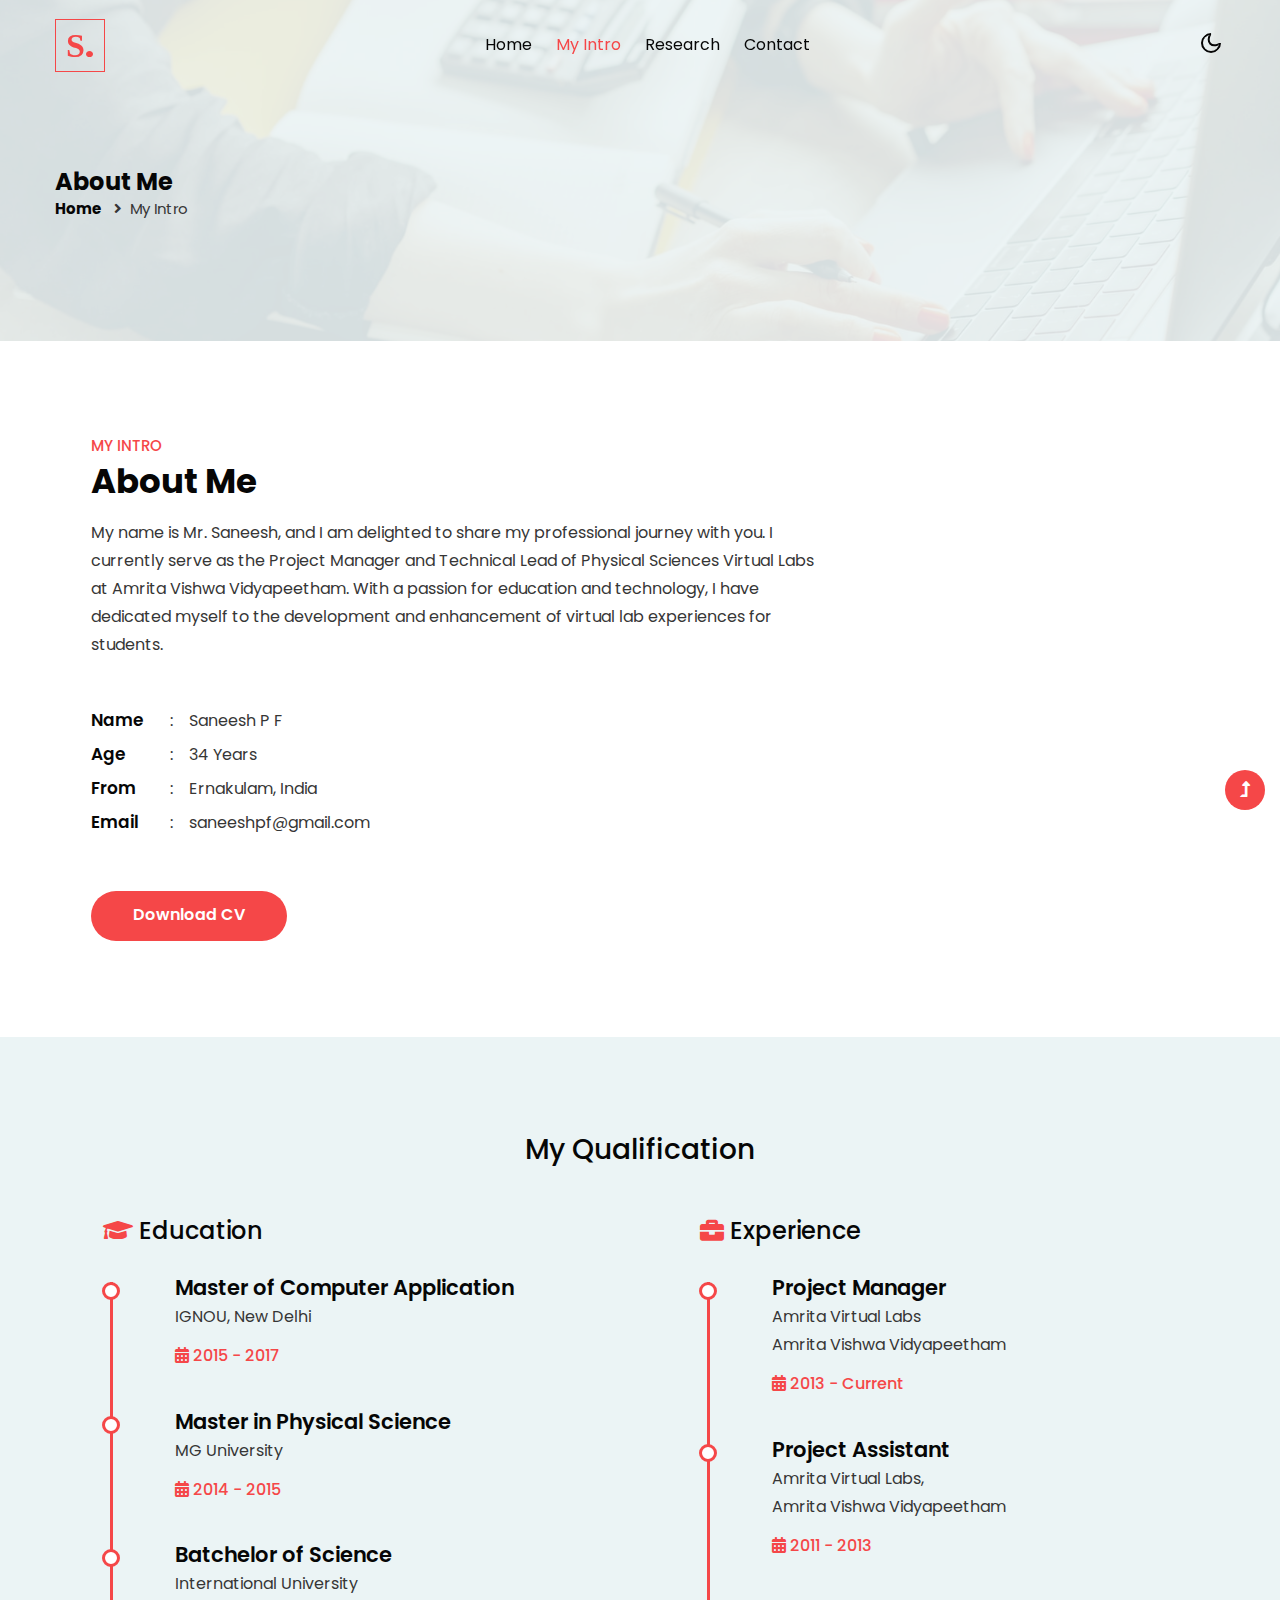
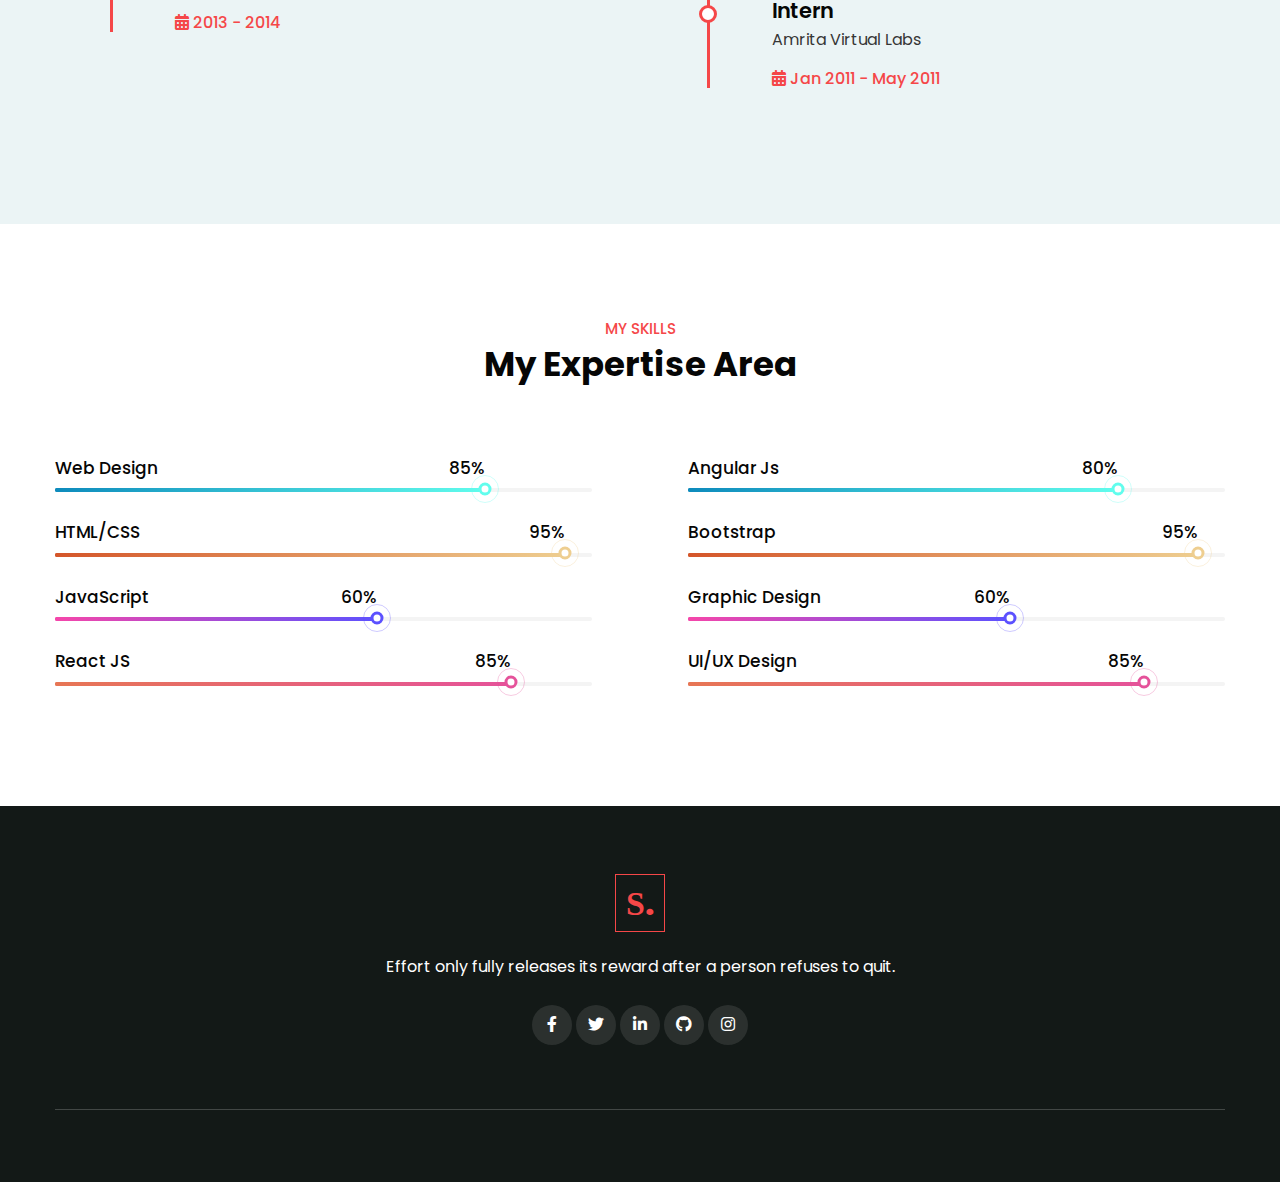
<file: about.html>
<!-- @format -->

<!DOCTYPE html>
<html lang="en">
  <head>
    <!-- Required meta tags -->
    <meta charset="utf-8" />
    <meta name="viewport" content="width=device-width, initial-scale=1" />
    <title>Biodata-About</title>
    <!-- google font -->
    <link
      href="//fonts.googleapis.com/css2?family=Poppins:wght@100;200;300;400;500;600;700;800;900&display=swap"
      rel="stylesheet" />
    <!-- Template CSS Style link -->
    <link rel="stylesheet" href="assets/css/style-starter.css" />
    <link rel="icon" type="image/x-icon" href="/assets/images/S_icon.png">
  </head>

  <body>
    <!-- header -->
    <header id="site-header" class="fixed-top">
      <div class="container">
        <nav class="navbar navbar-expand-lg navbar-light">
          <a class="navbar-brand" href="index.html">
            <!-- <i class="fas fa-bold"></i>. -->
            <i class="fas fa-1.5x">S</i>.
          </a>
          <button
            class="navbar-toggler collapsed"
            type="button"
            data-bs-toggle="collapse"
            data-bs-target="#navbarScroll"
            aria-controls="navbarScroll"
            aria-expanded="false"
            aria-label="Toggle navigation">
            <span class="navbar-toggler-icon fa icon-expand fa-bars"></span>
            <span class="navbar-toggler-icon fa icon-close fa-times"></span>
          </button>
          <div class="collapse navbar-collapse" id="navbarScroll">
            <ul class="navbar-nav mx-auto my-2 my-lg-0 navbar-nav-scroll">
              <li class="nav-item">
                <a class="nav-link" aria-current="page" href="index.html"
                  >Home</a
                >
              </li>
              <li class="nav-item">
                <a class="nav-link active" href="about.html">My Intro</a>
              </li>
              <li class="nav-item">
                <a class="nav-link" href="research.html">Research</a>
              </li>
              <li class="nav-item">
                <a class="nav-link" href="contact.html">Contact</a>
              </li>
            </ul>
          </div>
          <!-- toggle switch for light and dark theme -->
          <div class="cont-ser-position">
            <nav class="navigation">
              <div class="theme-switch-wrapper">
                <label class="theme-switch" for="checkbox">
                  <input type="checkbox" id="checkbox" />
                  <div class="mode-container">
                    <i class="gg-sun"></i>
                    <i class="gg-moon"></i>
                  </div>
                </label>
              </div>
            </nav>
          </div>
          <!-- //toggle switch for light and dark theme -->
        </nav>
      </div>
    </header>
    <!-- //header -->

    <!-- inner banner -->
    <section class="inner-banner py-5">
      <div class="w3l-breadcrumb py-lg-5">
        <div class="container pt-4 pb-sm-4">
          <h4 class="inner-text-title font-weight-bold pt-sm-5 pt-4">
            About Me
          </h4>
          <ul class="breadcrumbs-custom-path">
            <li><a href="index.html">Home</a></li>
            <li class="active">
              <i class="fas fa-angle-right mx-2"></i>My Intro
            </li>
          </ul>
        </div>
      </div>
    </section>
    <!-- //inner banner -->

    <!-- about section -->
    <section class="w3l-aboutblock1 py-5" id="about">
      <div class="container py-md-5 py-4">
        <div class="row align-items-center">
          <!-- <div class="col-lg-4">
                    <div class="position-relative">
                        <img src="assets/images/about.jpg" alt="" class="radius-image img-fluid">
                    </div>
                </div> -->
          <div class="col-lg-8 ps-lg-5 mt-lg-0 mt-5">
            <h5 class="title-small mb-1">My Intro</h5>
            <h3 class="title-style">About Me</h3>
            <p class="mt-3">
              My name is Mr. Saneesh, and I am delighted to share my professional journey with you. I currently serve as the Project Manager and Technical Lead of Physical Sciences Virtual Labs at Amrita Vishwa Vidyapeetham. With a passion for education and technology, I have dedicated myself to the development and enhancement of virtual lab experiences for students.
            </p>
            <div class="my-info mt-md-5 mt-4">
              <ul class="single-info">
                <li class="name-style">Name</li>
                <li>:</li>
                <li>
                  <p>Saneesh P F</p>
                </li>
              </ul>
              <ul class="single-info">
                <li class="name-style">Age</li>
                <li>:</li>
                <li>
                  <p>34 Years</p>
                </li>
              </ul>
              <ul class="single-info">
                <li class="name-style">From</li>
                <li>:</li>
                <li>
                  <p>Ernakulam, India</p>
                </li>
              </ul>
              <ul class="single-info">
                <li class="name-style">Email</li>
                <li>:</li>
                <li>
                  <p>
                    <a href="mailto:saneeshpf@gmail.com">saneeshpf@gmail.com</a>
                  </p>
                </li>
              </ul>
            </div>
            <a
              href="assets/doc/Saneesh_CV_2022.pdf"
              class="btn btn-style mt-5"
              target="_blank"
              >Download CV</a
            >
          </div>
        </div>
      </div>
    </section>
    <!-- //about section -->

    <!-- text with button -->
    <!-- <section class="w3l-timeline-1 text-center py-5">
      <div class="container py-lg-5 py-4">
        <div class="mx-auto" style="max-width: 800px">
          <h3 class="title-style mb-4">Why hire me for your next project?</h3>
          <p>
            I love to work in User Experience & User Interface designing.
            Because I love to solve the design problem and find easy and better
            solutions to solve it. I always try my best to make good user
            interface with the best user experience.
          </p>
          <a href="services.html" class="btn btn-style mt-5">Learn More</a>
        </div>
      </div>
    </section> -->
    <!-- //text with button -->

    <!-- about2 section -->
    <!-- <section class="w3l-about2 py-5">
      <div class="container py-lg-5 py-md-4 py-2">
        <div class="row align-items-center">
          <div class="col-lg-6 pe-lg-5">
            <h5 class="title-small mb-1">Web Design</h5>
            <h3 class="title-style">I Would Love to make your Ideas real</h3>
            <div class="cwp23-text-cols mt-lg-5 mt-4">
              <div class="column">
                <span>1200+</span>
                <h4>Happy Clients</h4>
                <p>
                  We help our clients increase profits by increasing their
                  visibility online.
                </p>
              </div>
              <div class="column">
                <span>13k+</span>
                <h4>Completed projects</h4>
                <p>
                  We help our clients increase profits by increasing their
                  visibility online.
                </p>
              </div>
            </div>
          </div>
          <div class="col-lg-6 cwp23-text align-self mt-lg-0 mt-5">
            <img
              src="assets/images/blog5.jpg"
              alt=""
              class="radius-image img-fluid" />
          </div>
        </div>
      </div>
    </section> -->
    <!-- //about2 section -->

    <!-- qualification section -->
    <section class="w3l-timeline-1 py-5">
      <div class="container py-lg-5 py-4">
        <div class="title-heading-w3 text-center mb-sm-5 mb-4">
          <h3 class="title-small">My Qualification</h3>
          <!-- <h3 class="title-style">Awesome Journey</h3> -->
        </div>
        <div class="row">
          <div class="col-lg-6">
            <h5 class="sub-title-timeline">
              <i class="fas fa-graduation-cap"></i> Education
            </h5>
            <div class="timeline">
              <div class="column">
                <div class="title">
                  <h2>Master of Computer Application</h2>
                </div>
                <div class="description">
                  <p>IGNOU, New Delhi</p>
                  <h6><i class="fas fa-calendar-alt"></i> 2015 - 2017</h6>
                </div>
              </div>
              <div class="column">
                <div class="title">
                  <h2>Master in Physical Science</h2>
                </div>
                <div class="description">
                  <p>MG University</p>
                  <h6><i class="fas fa-calendar-alt"></i> 2014 - 2015</h6>
                </div>
              </div>
              <div class="column">
                <div class="title">
                  <h2>Batchelor of Science</h2>
                </div>
                <div class="description">
                  <p>International University</p>
                  <h6><i class="fas fa-calendar-alt"></i> 2013 - 2014</h6>
                </div>
              </div>
            </div>
          </div>

          <div class="col-lg-6 mt-lg-0 mt-4">
            <h5 class="sub-title-timeline">
              <i class="fas fa-briefcase"></i> Experience
            </h5>
            <div class="timeline">
              <div class="column">
                <div class="title">
                  <h2>Project Manager</h2>
                </div>
                <div class="description">
                  <p>Amrita Virtual Labs<br>Amrita Vishwa Vidyapeetham</p>
                  <h6><i class="fas fa-calendar-alt"></i> 2013 - Current</h6>
                </div>
              </div>
              <div class="column">
                <div class="title">
                  <h2>Project Assistant</h2>
                </div>
                <div class="description">
                  <p>Amrita Virtual Labs,<br> Amrita Vishwa Vidyapeetham</p>
                  <h6><i class="fas fa-calendar-alt"></i> 2011 - 2013</h6>
                </div>
              </div>
              <div class="column">
                <div class="title">
                  <h2>Intern</h2>
                </div>
                <div class="description">
                  <p>Amrita Virtual Labs</p>
                  <h6><i class="fas fa-calendar-alt"></i> Jan 2011 - May 2011</h6>
                </div>
              </div>
            </div>
          </div>
        </div>
      </div>
    </section>
    <!-- //qualification section -->

    <!-- skills section -->
    <section class="w3l-progress py-5" id="progress">
      <div class="container py-md-5 py-4">
        <div class="title-heading-w3 text-center mb-sm-5 mb-4">
          <h5 class="title-small mb-1">My Skills</h5>
          <h3 class="title-style">My Expertise Area</h3>
        </div>
        <div class="row py-lg-4">
          <div class="col-lg-6 pe-lg-5">
            <div class="progress-info info1">
              <h6 class="progress-tittle">
                Web Design <span class="">85%</span>
              </h6>
              <div class="progress">
                <div
                  class="progress-bar progress-bar-striped gradient-1"
                  role="progressbar"
                  style="width: 80%"
                  aria-valuenow="80"
                  aria-valuemin="0"
                  aria-valuemax="100"></div>
              </div>
            </div>
            <div class="progress-info info2">
              <h6 class="progress-tittle">
                HTML/CSS <span class="">95%</span>
              </h6>
              <div class="progress">
                <div
                  class="progress-bar progress-bar-striped gradient-2"
                  role="progressbar"
                  style="width: 95%"
                  aria-valuenow="95"
                  aria-valuemin="0"
                  aria-valuemax="100"></div>
              </div>
            </div>
            <div class="progress-info info3">
              <h6 class="progress-tittle">
                JavaScript <span class="">60%</span>
              </h6>
              <div class="progress">
                <div
                  class="progress-bar progress-bar-striped gradient-3"
                  role="progressbar"
                  style="width: 60%"
                  aria-valuenow="95"
                  aria-valuemin="0"
                  aria-valuemax="100"></div>
              </div>
            </div>
            <div class="progress-info info4 mb-0">
              <h6 class="progress-tittle">
                React JS <span class="">85%</span>
              </h6>
              <div class="progress">
                <div
                  class="progress-bar progress-bar-striped gradient-4"
                  role="progressbar"
                  style="width: 85%"
                  aria-valuenow="95"
                  aria-valuemin="0"
                  aria-valuemax="100"></div>
              </div>
            </div>
          </div>
          <div class="col-lg-6 ps-lg-5 mt-lg-0 mt-5">
            <div class="progress-info info1">
              <h6 class="progress-tittle">
                Angular Js <span class="">80%</span>
              </h6>
              <div class="progress">
                <div
                  class="progress-bar progress-bar-striped gradient-1"
                  role="progressbar"
                  style="width: 80%"
                  aria-valuenow="90"
                  aria-valuemin="0"
                  aria-valuemax="100"></div>
              </div>
            </div>
            <div class="progress-info info2">
              <h6 class="progress-tittle">
                Bootstrap <span class="">95%</span>
              </h6>
              <div class="progress">
                <div
                  class="progress-bar progress-bar-striped gradient-2"
                  role="progressbar"
                  style="width: 95%"
                  aria-valuenow="95"
                  aria-valuemin="0"
                  aria-valuemax="100"></div>
              </div>
            </div>
            <div class="progress-info info3">
              <h6 class="progress-tittle">
                Graphic Design <span class="">60%</span>
              </h6>
              <div class="progress">
                <div
                  class="progress-bar progress-bar-striped gradient-3"
                  role="progressbar"
                  style="width: 60%"
                  aria-valuenow="95"
                  aria-valuemin="0"
                  aria-valuemax="100"></div>
              </div>
            </div>
            <div class="progress-info info4 mb-0">
              <h6 class="progress-tittle">
                UI/UX Design <span class="">85%</span>
              </h6>
              <div class="progress">
                <div
                  class="progress-bar progress-bar-striped gradient-4"
                  role="progressbar"
                  style="width: 85%"
                  aria-valuenow="95"
                  aria-valuemin="0"
                  aria-valuemax="100"></div>
              </div>
            </div>
          </div>
        </div>
      </div>
    </section>
    <!-- //skills section -->

    <!-- footer -->
    <footer class="footer-w3ls text-center py-5">
      <div class="container pt-4">
        <div class="mx-auto" style="max-width: 600px">
          <a href="index.html" class="footer-logo py-1">
            <!-- <i class="fas fa-bold"></i>. -->
            <i class="fas fa-1.5x">S</i>.
          </a>
          <p class="mt-4 text-white">
            Effort only fully releases its reward after a person refuses to quit. 
          </p>
          <div class="social-icons-main mt-4 pb-3">
            <ul class="social-icons3">
              <li>
                  <a href="https://www.facebook.com/saneesh.pf" target="_blank">
                      <i class="fab fa-facebook-f"></i>
                  </a>
              </li>
              <li>
                  <a href="https://twitter.com/saneeshpf" target="_blank">
                      <i class="fab fa-twitter"></i>
                  </a>
              </li>
              <li>
                  <a href="https://www.linkedin.com/in/saneeshpf/" target="_blank">
                      <i class="fab fa-linkedin-in"></i>
                  </a>
              </li>
              <li>
                  <a href="https://github.com/saneeshpfrancis" target="_blank">
                      <i class="fab fa-github"></i>                                
                  </a>
              </li>
              <li>
                  <a href="https://www.instagram.com/saneeshpfrancis/" target="_blank">
                      <i class="fab fa-instagram"></i>
                  </a>
              </li>
          </ul>
          </div>
        </div>
        <!-- copyright -->

        <p class="copy-right-w3 text-white mt-5 pt-4"></p>
      </div>
    </footer>
    <!-- //footer -->

    <!-- Js scripts -->
    <!-- move top -->
    <button onclick="topFunction()" id="movetop" title="Go to top">
      <span class="fas fa-level-up-alt" aria-hidden="true"></span>
    </button>
    <script>
      // When the user scrolls down 20px from the top of the document, show the button
      window.onscroll = function () {
        scrollFunction();
      };

      function scrollFunction() {
        if (
          document.body.scrollTop > 20 ||
          document.documentElement.scrollTop > 20
        ) {
          document.getElementById("movetop").style.display = "block";
        } else {
          document.getElementById("movetop").style.display = "none";
        }
      }

      // When the user clicks on the button, scroll to the top of the document
      function topFunction() {
        document.body.scrollTop = 0;
        document.documentElement.scrollTop = 0;
      }
    </script>
    <!-- //move top -->

    <!-- common jquery plugin -->
    <script src="assets/js/jquery-3.3.1.min.js"></script>
    <!-- //common jquery plugin -->

    <!-- theme switch js (light and dark)-->
    <script src="assets/js/theme-change.js"></script>
    <!-- //theme switch js (light and dark)-->

    <!-- MENU-JS -->
    <script>
      $(window).on("scroll", function () {
        var scroll = $(window).scrollTop();

        if (scroll >= 80) {
          $("#site-header").addClass("nav-fixed");
        } else {
          $("#site-header").removeClass("nav-fixed");
        }
      });

      //Main navigation Active Class Add Remove
      $(".navbar-toggler").on("click", function () {
        $("header").toggleClass("active");
      });
      $(document).on("ready", function () {
        if ($(window).width() > 991) {
          $("header").removeClass("active");
        }
        $(window).on("resize", function () {
          if ($(window).width() > 991) {
            $("header").removeClass("active");
          }
        });
      });
    </script>
    <!-- //MENU-JS -->

    <!-- disable body scroll which navbar is in active -->
    <script>
      $(function () {
        $(".navbar-toggler").click(function () {
          $("body").toggleClass("noscroll");
        });
      });
    </script>
    <!-- //disable body scroll which navbar is in active -->

    <!-- bootstrap -->
    <script src="assets/js/bootstrap.min.js"></script>
    <!-- //bootstrap -->
    <!-- //Js scripts -->
  </body>
</html>
</file>
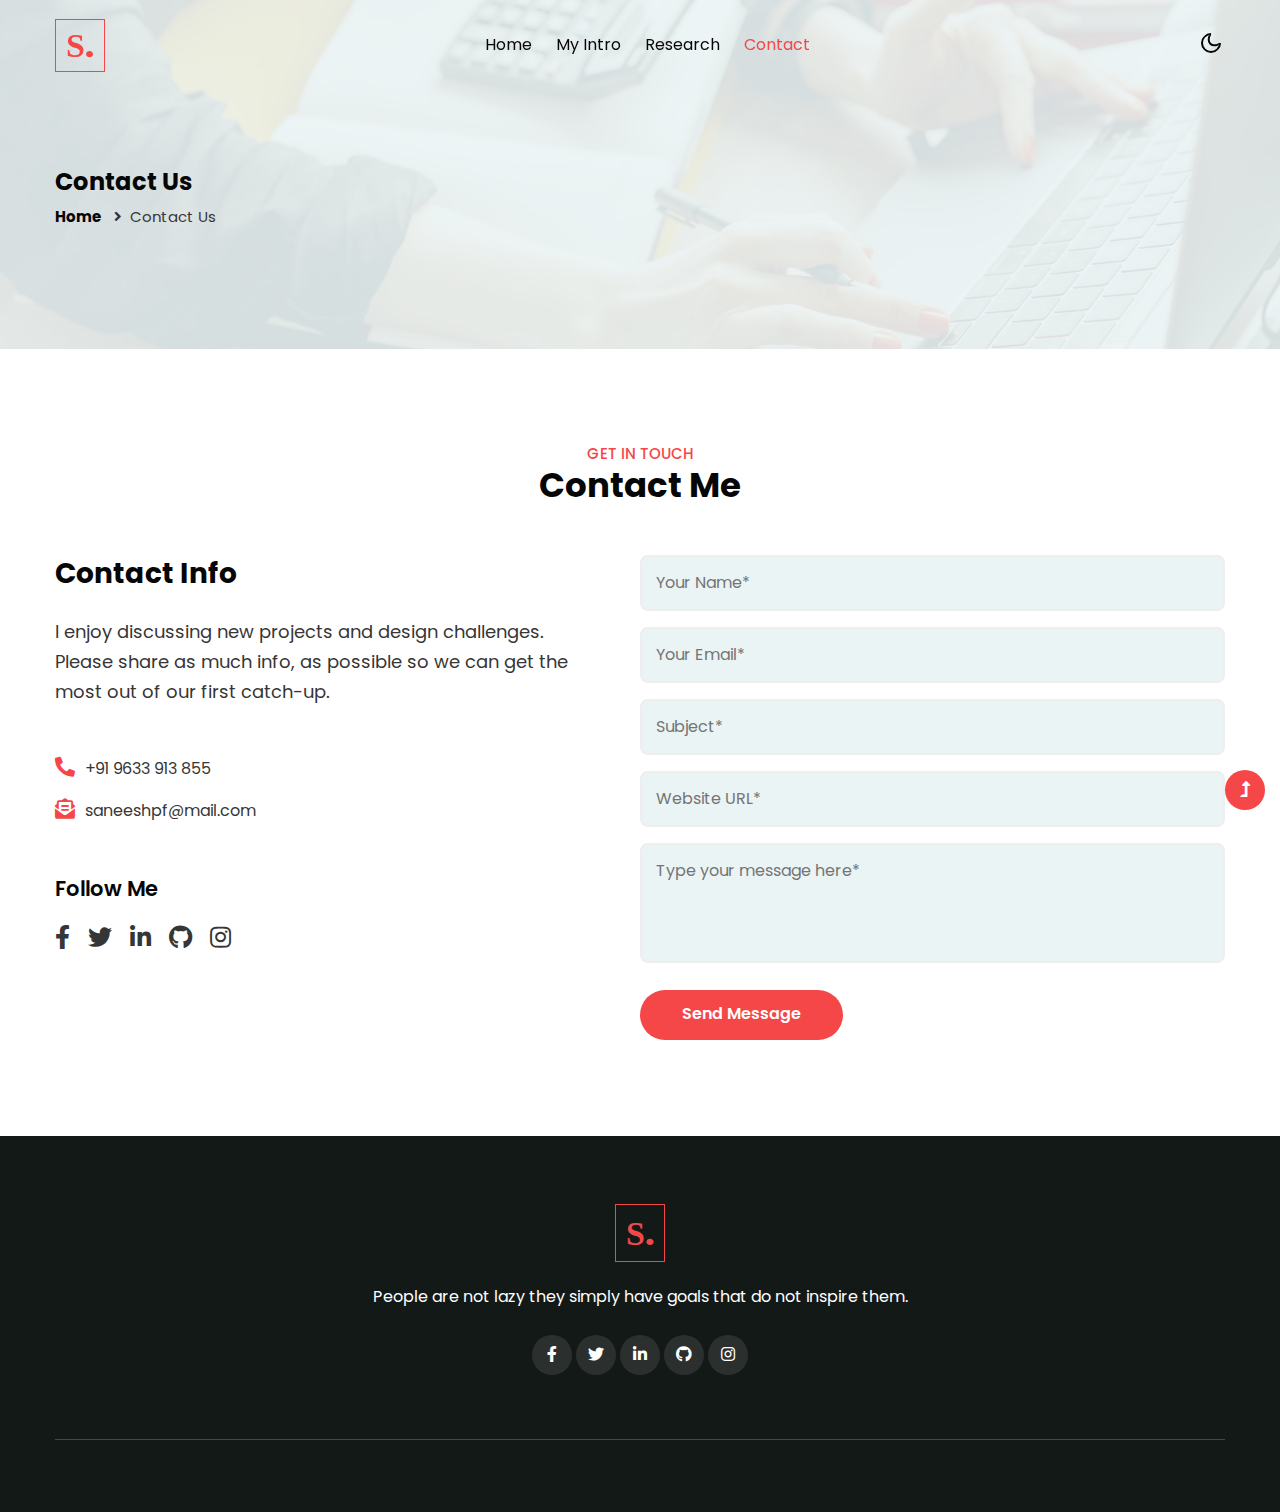
<file: contact.html>
<!--
Author: W3layouts
Author URL: http://w3layouts.com
-->
<!doctype html>
<html lang="en">

<head>
    <!-- Required meta tags -->
    <meta charset="utf-8">
    <meta name="viewport" content="width=device-width, initial-scale=1">
    <title>Biodata- Contact</title>
    <!-- google font -->
    <link href="//fonts.googleapis.com/css2?family=Poppins:wght@100;200;300;400;500;600;700;800;900&display=swap"
        rel="stylesheet">
    <!-- Template CSS Style link -->
    <link rel="stylesheet" href="assets/css/style-starter.css">
    <link rel="icon" type="image/x-icon" href="/assets/images/S_icon.png">
</head>

<body>
    <!-- header -->
    <header id="site-header" class="fixed-top">
        <div class="container">
            <nav class="navbar navbar-expand-lg navbar-light">
                <a class="navbar-brand" href="index.html">
                    <!-- <i class="fas fa-bold"></i>. -->
                    <i class="fas fa-1.5x">S</i>.
                </a>
                <button class="navbar-toggler collapsed" type="button" data-bs-toggle="collapse"
                    data-bs-target="#navbarScroll" aria-controls="navbarScroll" aria-expanded="false"
                    aria-label="Toggle navigation">
                    <span class="navbar-toggler-icon fa icon-expand fa-bars"></span>
                    <span class="navbar-toggler-icon fa icon-close fa-times"></span>
                </button>
                <div class="collapse navbar-collapse" id="navbarScroll">
                    <ul class="navbar-nav mx-auto my-2 my-lg-0 navbar-nav-scroll">
                        <li class="nav-item">
                            <a class="nav-link" aria-current="page" href="index.html">Home</a>
                        </li>
                        <li class="nav-item">
                            <a class="nav-link" href="about.html">My Intro</a>
                        </li>
                        <li class="nav-item">
                            <a class="nav-link" href="research.html">Research</a>
                        </li>
                        <li class="nav-item">
                            <a class="nav-link active" href="contact.html">Contact</a>
                        </li>
                    </ul>
                    
                </div>
                <!-- toggle switch for light and dark theme -->
                <div class="cont-ser-position">
                    <nav class="navigation">
                        <div class="theme-switch-wrapper">
                            <label class="theme-switch" for="checkbox">
                                <input type="checkbox" id="checkbox">
                                <div class="mode-container">
                                    <i class="gg-sun"></i>
                                    <i class="gg-moon"></i>
                                </div>
                            </label>
                        </div>
                    </nav>
                </div>
                <!-- //toggle switch for light and dark theme -->
            </nav>
        </div>
    </header>
    <!-- //header -->

    <!-- inner banner -->
    <section class="inner-banner py-5">
        <div class="w3l-breadcrumb py-lg-5">
            <div class="container pt-4 pb-sm-4">
                <h4 class="inner-text-title pt-sm-5 pt-4">Contact Us</h4>
                <ul class="breadcrumbs-custom-path mt-2">
                    <li><a href="index.html">Home</a></li>
                    <li class="active"><i class="fas fa-angle-right mx-2"></i>Contact Us</li>
                </ul>
            </div>
        </div>
    </section>
    <!-- //inner banner -->

    <!-- contact -->
    <section class="w3l-contact py-5" id="contact">
        <div class="container py-lg-5 py-4">
            <div class="title-heading-w3 text-center mb-sm-5 mb-4">
                <h5 class="title-small">Get In Touch</h5>
                <h3 class="title-style">Contact Me</h3>
            </div>
            <div class="row contact-block">
                <div class="col-md-6 contact-left pe-lg-5">
                    <h3 class="mb-sm-4 mb-3">Contact Info</h3>
                    <p class="cont-para mb-sm-5 mb-4">I enjoy discussing new projects and design challenges. Please
                        share as
                        much info, as possible so
                        we can get the most out of our first catch-up.</p>
                    <div class="cont-details">
                       <!-- <p><i class="fas fa-map-marker-alt"></i>10001, 5th Avenue, 12202 street, USA.</p> -->
                        <p><i class="fas fa-phone-alt"></i><a href="tel:+91 9633913855">+91 9633 913 855</a></p>
                        <p><i class="fas fa-envelope-open-text"></i><a href="mailto:saneeshpf@gmail.com"
                                class="mail">saneeshpf@mail.com</a></p>
                    </div>
                    <h4 class="mb-3 mt-5">Follow Me</h4>
                    <ul class="social-icons-contact">
                        <li>
                            <a href="https://www.facebook.com/saneesh.pf" target="_blank">
                                <i class="fab fa-facebook-f"></i>
                            </a>
                        </li>
                        <li>
                            <a href="https://twitter.com/saneeshpf" target="_blank">
                                <i class="fab fa-twitter"></i>
                            </a>
                        </li>
                        <li>
                            <a href="https://www.linkedin.com/in/saneeshpf/" target="_blank">
                                <i class="fab fa-linkedin-in"></i>
                            </a>
                        </li>
                        <li>
                            <a href="https://github.com/saneeshpfrancis" target="_blank">
                                <i class="fab fa-github"></i>                                
                            </a>
                        </li>
                        <li>
                            <a href="https://www.instagram.com/saneeshpfrancis/" target="_blank">
                                <i class="fab fa-instagram"></i>
                            </a>
                        </li>
                    </ul>
                </div>
                <div class="col-md-6 contact-right mt-md-0 mt-5 ps-lg-0">
                    <form action="" method="post" class="signin-form">
                        <div class="input-grids">
                            <input type="text" name="w3lName" id="w3lName" placeholder="Your Name*"
                                class="contact-input" required="" />
                            <input type="email" name="w3lSender" id="w3lSender" placeholder="Your Email*"
                                class="contact-input" required="" />
                            <input type="text" name="w3lSubect" id="w3lSubect" placeholder="Subject*"
                                class="contact-input" required="" />
                            <input type="text" name="w3lWebsite" id="w3lWebsite" placeholder="Website URL*"
                                class="contact-input" required="" />
                        </div>
                        <div class="form-input">
                            <textarea name="w3lMessage" id="w3lMessage" placeholder="Type your message here*"
                                required=""></textarea>
                        </div>
                        <button class="btn btn-style">Send Message</button>
                    </form>
                </div>
            </div>
        </div>
    </section>
    <!-- map -->
    <!-- <div class="map-iframe">
        <iframe
            src="https://www.google.com/maps/embed?pb=!1m18!1m12!1m3!1d317718.69319292053!2d-0.3817765050863085!3d51.528307984912544!2m3!1f0!2f0!3f0!3m2!1i1024!2i768!4f13.1!3m3!1m2!1s0x47d8a00baf21de75%3A0x52963a5addd52a99!2sLondon%2C+UK!5e0!3m2!1sen!2spl!4v1562654563739!5m2!1sen!2spl"
            width="100%" height="400" frameborder="0" style="border: 0px;" allowfullscreen=""></iframe>
    </div> -->
    <!-- //contact -->

    <!-- footer -->
    <footer class="footer-w3ls text-center py-5">
        <div class="container pt-4">
            <div class="mx-auto" style="max-width:600px;">
                <a href="index.html" class="footer-logo py-1">
                    <!-- <i class="fas fa-bold"></i>. -->
                    <i class="fas fa-1.5x">S</i>.
                </a>
                <p class="mt-4 text-white">People are not lazy they simply have goals that do not inspire them.</p>
                <div class="social-icons-main mt-4 pb-3">
                    <ul class="social-icons3">
                        <li>
                            <a href="https://www.facebook.com/saneesh.pf" target="_blank">
                                <i class="fab fa-facebook-f"></i>
                            </a>
                        </li>
                        <li>
                            <a href="https://twitter.com/saneeshpf" target="_blank">
                                <i class="fab fa-twitter"></i>
                            </a>
                        </li>
                        <li>
                            <a href="https://www.linkedin.com/in/saneeshpf/" target="_blank">
                                <i class="fab fa-linkedin-in"></i>
                            </a>
                        </li>
                        <li>
                            <a href="https://github.com/saneeshpfrancis" target="_blank">
                                <i class="fab fa-github"></i>                                
                            </a>
                        </li>
                        <li>
                            <a href="https://www.instagram.com/saneeshpfrancis/" target="_blank">
                                <i class="fab fa-instagram"></i>
                            </a>
                        </li>
                    </ul>
                </div>
            </div>
            <!-- copyright -->
            <p class="copy-right-w3 text-white mt-5 pt-4">            </p>
        </div>
    </footer>
    <!-- //footer -->

    <!-- Js scripts -->
    <!-- move top -->
    <button onclick="topFunction()" id="movetop" title="Go to top">
        <span class="fas fa-level-up-alt" aria-hidden="true"></span>
    </button>
    <script>
        // When the user scrolls down 20px from the top of the document, show the button
        window.onscroll = function () {
            scrollFunction()
        };

        function scrollFunction() {
            if (document.body.scrollTop > 20 || document.documentElement.scrollTop > 20) {
                document.getElementById("movetop").style.display = "block";
            } else {
                document.getElementById("movetop").style.display = "none";
            }
        }

        // When the user clicks on the button, scroll to the top of the document
        function topFunction() {
            document.body.scrollTop = 0;
            document.documentElement.scrollTop = 0;
        }
    </script>
    <!-- //move top -->

    <!-- common jquery plugin -->
    <script src="assets/js/jquery-3.3.1.min.js"></script>
    <!-- //common jquery plugin -->

    <!-- theme switch js (light and dark)-->
    <script src="assets/js/theme-change.js"></script>
    <!-- //theme switch js (light and dark)-->

    <!-- MENU-JS -->
    <script>
        $(window).on("scroll", function () {
            var scroll = $(window).scrollTop();

            if (scroll >= 80) {
                $("#site-header").addClass("nav-fixed");
            } else {
                $("#site-header").removeClass("nav-fixed");
            }
        });

        //Main navigation Active Class Add Remove
        $(".navbar-toggler").on("click", function () {
            $("header").toggleClass("active");
        });
        $(document).on("ready", function () {
            if ($(window).width() > 991) {
                $("header").removeClass("active");
            }
            $(window).on("resize", function () {
                if ($(window).width() > 991) {
                    $("header").removeClass("active");
                }
            });
        });
    </script>
    <!-- //MENU-JS -->

    <!-- disable body scroll which navbar is in active -->
    <script>
        $(function () {
            $('.navbar-toggler').click(function () {
                $('body').toggleClass('noscroll');
            })
        });
    </script>
    <!-- //disable body scroll which navbar is in active -->

    <!-- bootstrap -->
    <script src="assets/js/bootstrap.min.js"></script>
    <!-- //bootstrap -->
    <!-- //Js scripts -->
</body>

</html>
</file>
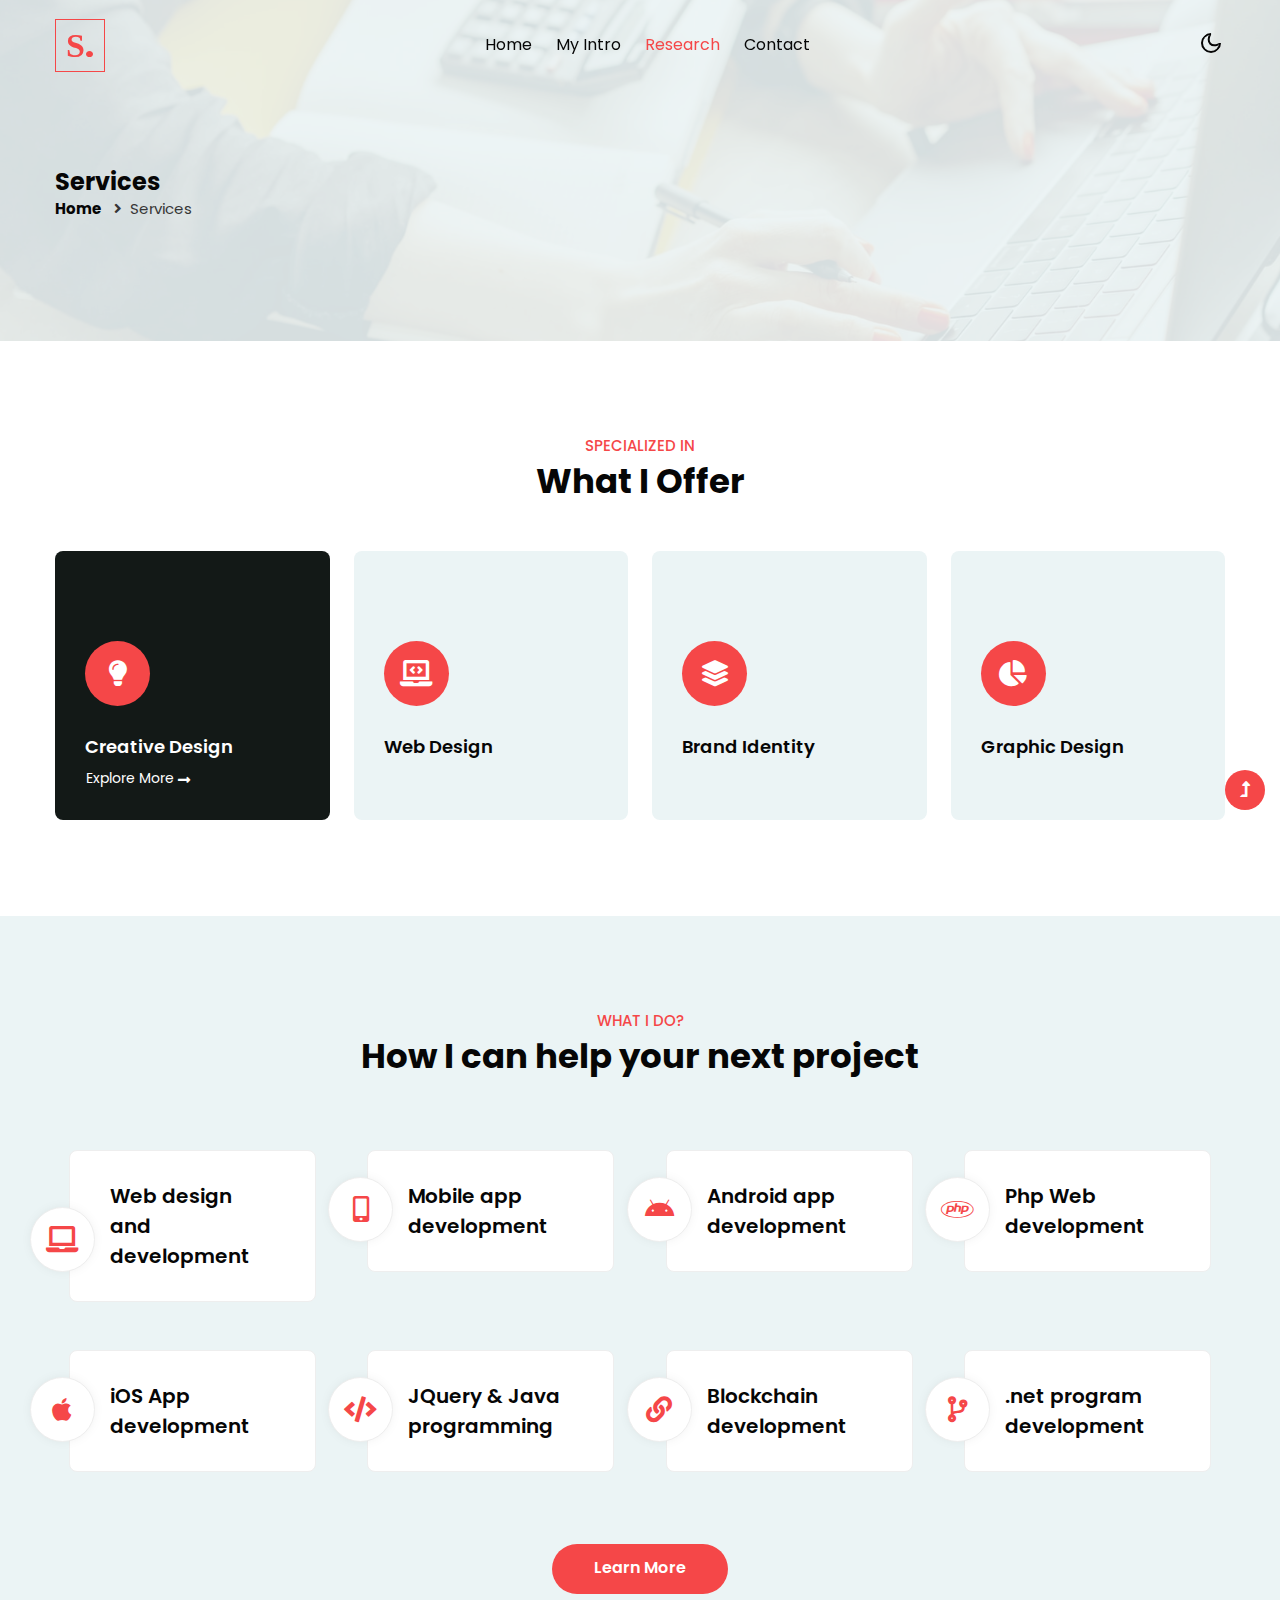
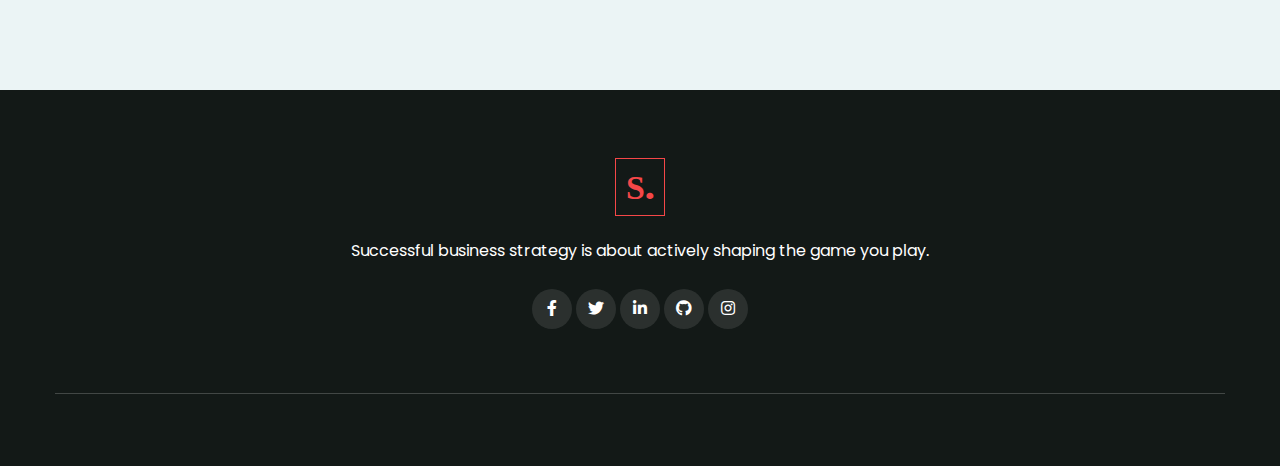
<file: research.html>
<!--
Author: W3layouts
Author URL: http://w3layouts.com
-->
<!doctype html>
<html lang="en">

<head>
    <!-- Required meta tags -->
    <meta charset="utf-8">
    <meta name="viewport" content="width=device-width, initial-scale=1">
    <title>Biodata - Services</title>
    <!-- google font -->
    <link href="//fonts.googleapis.com/css2?family=Poppins:wght@100;200;300;400;500;600;700;800;900&display=swap"
        rel="stylesheet">
    <!-- Template CSS Style link -->
    <link rel="stylesheet" href="assets/css/style-starter.css">
    <link rel="icon" type="image/x-icon" href="/assets/images/S_icon.png">
</head>

<body>
    <!-- header -->
    <header id="site-header" class="fixed-top">
        <div class="container">
            <nav class="navbar navbar-expand-lg navbar-light">
                <a class="navbar-brand" href="index.html">
                    <!-- <i class="fas fa-bold"></i>. -->
                    <i class="fas fa-1.5x">S</i>.
                </a>
                <button class="navbar-toggler collapsed" type="button" data-bs-toggle="collapse"
                    data-bs-target="#navbarScroll" aria-controls="navbarScroll" aria-expanded="false"
                    aria-label="Toggle navigation">
                    <span class="navbar-toggler-icon fa icon-expand fa-bars"></span>
                    <span class="navbar-toggler-icon fa icon-close fa-times"></span>
                </button>
                <div class="collapse navbar-collapse" id="navbarScroll">
                    <ul class="navbar-nav mx-auto my-2 my-lg-0 navbar-nav-scroll">
                        <li class="nav-item">
                            <a class="nav-link" aria-current="page" href="index.html">Home</a>
                        </li>
                        <li class="nav-item">
                            <a class="nav-link" href="about.html">My Intro</a>
                        </li>
                        <li class="nav-item">
                            <a class="nav-link active" href="research.html">Research</a>
                        </li>
                        <li class="nav-item">
                            <a class="nav-link" href="contact.html">Contact</a>
                        </li>
                    </ul>
                    
                </div>
                <!-- toggle switch for light and dark theme -->
                <div class="cont-ser-position">
                    <nav class="navigation">
                        <div class="theme-switch-wrapper">
                            <label class="theme-switch" for="checkbox">
                                <input type="checkbox" id="checkbox">
                                <div class="mode-container">
                                    <i class="gg-sun"></i>
                                    <i class="gg-moon"></i>
                                </div>
                            </label>
                        </div>
                    </nav>
                </div>
                <!-- //toggle switch for light and dark theme -->
            </nav>
        </div>
    </header>
    <!-- //header -->

    <!-- inner banner -->
    <section class="inner-banner py-5">
        <div class="w3l-breadcrumb py-lg-5">
            <div class="container pt-4 pb-sm-4">
                <h4 class="inner-text-title font-weight-bold pt-sm-5 pt-4">Services</h4>
                <ul class="breadcrumbs-custom-path">
                    <li><a href="index.html">Home</a></li>
                    <li class="active"><i class="fas fa-angle-right mx-2"></i>Services</li>
                </ul>
            </div>
        </div>
    </section>
    <!-- //inner banner -->

    <!-- grids section -->
    <section class="w3l-bottom-grids-6 py-5" id="features">
        <div class="container py-md-5 py-4">
            <div class="title-heading-w3 text-center mb-sm-5 mb-4">
                <h5 class="title-small mb-1">specialized In</h5>
                <h3 class="title-style">What I Offer</h3>
            </div>
            <div class="row">
                <div class="col-lg-3 col-md-6 grids-feature">
                    <div class="area-box active">
                        <div class="icon-style">
                            <i class="fas fa-lightbulb"></i>
                        </div>
                        <h4><a href="#feature" class="title-head">Creative Design</a></h4>
                        <a href="about.html" class="btn more p-0">Explore More<i
                                class="fas fa-long-arrow-alt-right ms-1"></i></a>
                    </div>
                </div>
                <div class="col-lg-3 col-md-6 grids-feature mt-md-0 mt-4">
                    <div class="area-box">
                        <div class="icon-style">
                            <i class="fas fa-laptop-code"></i>
                        </div>
                        <h4><a href="#feature" class="title-head">Web Design</a></h4>
                        <a href="about.html" class="btn more p-0">Explore More<i
                                class="fas fa-long-arrow-alt-right ms-1"></i></a>
                    </div>
                </div>
                <div class="col-lg-3 col-md-6 grids-feature mt-lg-0 mt-4">
                    <div class="area-box">
                        <div class="icon-style">
                            <i class="fas fa-layer-group"></i>
                        </div>
                        <h4><a href="#feature" class="title-head">Brand Identity</a></h4>
                        <a href="about.html" class="btn more p-0">Explore More<i
                                class="fas fa-long-arrow-alt-right ms-1"></i></a>
                    </div>
                </div>
                <div class="col-lg-3 col-md-6 grids-feature mt-lg-0 mt-4">
                    <div class="area-box">
                        <div class="icon-style">
                            <i class="fas fa-chart-pie"></i>
                        </div>
                        <h4><a href="#feature" class="title-head">Graphic Design</a></h4>
                        <a href="about.html" class="btn more p-0">Explore More<i
                                class="fas fa-long-arrow-alt-right ms-1"></i></a>
                    </div>
                </div>
            </div>
        </div>
    </section>
    <!-- //grids section -->

    <!-- service section -->
    <section class="w3l-servicesblock1 py-5" id="services">
        <div class="container py-md-5 py-4">
            <div class="title-heading-w3 text-center mb-sm-5 mb-4">
                <h5 class="title-small mb-1">What i do?</h5>
                <h3 class="title-style">How I can help your next project</h3>
            </div>
            <div class="w3-services-grids py-lg-4">
                <div class="fea-gd-vv row">
                    <div class="col-lg-3 col-md-6">
                        <div class="feature-gd icon-yellow">
                            <div class="icon">
                                <i class="fas fa-laptop"></i>
                            </div>
                            <div class="icon-info">
                                <a href="#url">Web design<br> and development </a>
                            </div>
                        </div>
                    </div>
                    <div class="col-lg-3 col-md-6 mt-md-0 mt-4">
                        <div class="feature-gd icon-vilot">
                            <div class="icon">
                                <i class="fas fa-mobile-alt"></i>
                            </div>
                            <div class="icon-info">
                                <a href="#url">Mobile app<br> development</a>
                            </div>
                        </div>
                    </div>
                    <div class="col-lg-3 col-md-6 mt-lg-0 mt-md-5 mt-4">
                        <div class="feature-gd icon-blue">
                            <div class="icon">
                                <i class="fab fa-android"></i>
                            </div>
                            <div class="icon-info">
                                <a href="#url">Android app<br> development</a>
                            </div>
                        </div>
                    </div>
                    <div class="col-lg-3 col-md-6 mt-lg-0 mt-md-5 mt-4">
                        <div class="feature-gd icon-red">
                            <div class="icon">
                                <i class="fab fa-php"></i>
                            </div>
                            <div class="icon-info">
                                <a href="#url">Php Web<br> development</a>
                            </div>
                        </div>
                    </div>
                    <div class="col-lg-3 col-md-6 mt-md-5 mt-4">
                        <div class="feature-gd icon-light-green">
                            <div class="icon">
                                <i class="fab fa-apple"></i>
                            </div>
                            <div class="icon-info">
                                <a href="#url">iOS App<br> development </a>
                            </div>
                        </div>
                    </div>
                    <div class="col-lg-3 col-md-6 mt-md-5 mt-4">
                        <div class="feature-gd icon-light-blue">
                            <div class="icon">
                                <i class="fas fa-code"></i>
                            </div>
                            <div class="icon-info">
                                <a href="#url">JQuery & Java<br> programming</a>
                            </div>
                        </div>
                    </div>
                    <div class="col-lg-3 col-md-6 mt-md-5 mt-4">
                        <div class="feature-gd icon-dark-green">
                            <div class="icon">
                                <i class="fas fa-link"></i>
                            </div>
                            <div class="icon-info">
                                <a href="#url">Blockchain<br> development</a>
                            </div>
                        </div>
                    </div>
                    <div class="col-lg-3 col-md-6 mt-md-5 mt-4">
                        <div class="feature-gd icon-pink">
                            <div class="icon">
                                <i class="fas fa-code-branch"></i>
                            </div>
                            <div class="icon-info">
                                <a href="#url">.net program<br> development</a>
                            </div>
                        </div>
                    </div>
                </div>
            </div>
            <div class="text-center mt-5">
                <a href="services.html" class="btn btn-style">Learn More</a>
            </div>
        </div>
    </section>
    <!-- //service section -->

    <!-- pricing section -->
    <!-- <section class="w3l-pricing py-5">
        <div class="container py-md-5 py-4">
            <div class="title-heading-w3 text-center mb-sm-5 mb-4">
                <h5 class="title-small mb-1">Get Started</h5>
                <h3 class="title-style">The Best Pricing Plans</h3>
            </div>
            <div class="row t-in justify-content-center">
                <div class="col-lg-4 col-md-6 price-main-info">
                    <div class="price-inner card box-shadow">

                        <div class="card-body">
                            <h4 class="text-uppercase text-center mb-3">Basic Plan</h4>
                            <h5 class="card-title pricing-card-title">
                                Free
                            </h5>
                            <ul class="list-unstyled mt-3 mb-4">
                                <li> <span class="fa fa-check"></span> Ui Design</li>
                                <li> <span class="fa fa-check"></span> Web Development</li>
                                <li class="disable"> <span class="fa fa-check"></span> Logo design</li>
                                <li class="disable"> <span class="fa fa-check"></span> SEO optimization</li>
                                <li class="disable"> <span class="fa fa-check"></span> Wordpress integration</li>
                            </ul>
                            <div class="read-more mt-4 pt-lg-2 text-center">
                                <a href="contact.html" class="btn btn-style"> Order Now</a>
                            </div>
                        </div>
                    </div>
                </div>
                <div class="col-lg-4 col-md-6 price-main-info mt-md-0 mt-4">
                    <div class="price-inner card box-shadow active">

                        <div class="card-body">
                            <label class="price-label">Recommended</label>
                            <h4 class="text-uppercase text-center mb-3">Pro Plan</h4>
                            <h5 class="card-title pricing-card-title">
                                <span class="align-top">$</span>59

                            </h5>
                            <ul class="list-unstyled mt-3 mb-4">
                                <li> <span class="fa fa-check"></span> Ui Design</li>
                                <li> <span class="fa fa-check"></span> Web Development</li>
                                <li> <span class="fa fa-check"></span> Logo design</li>
                                <li class="disable"> <span class="fa fa-check"></span> SEO optimization</li>
                                <li class="disable"> <span class="fa fa-check"></span> Wordpress integration</li>
                            </ul>
                            <div class="read-more mt-4 pt-lg-2 text-center">
                                <a href="contact.html" class="btn btn-style"> Order Now</a>
                            </div>
                        </div>
                    </div>
                </div>
                <div class="col-lg-4 col-md-6 price-main-info mt-lg-0 mt-4">
                    <div class="price-inner card box-shadow">

                        <div class="card-body">
                            <h4 class="text-uppercase text-center mb-3">Premium Plan</h4>
                            <h5 class="card-title pricing-card-title">
                                <span class="align-top">$</span>99
                            </h5>
                            <ul class="list-unstyled mt-3 mb-4">
                                <li> <span class="fa fa-check"></span> Ui Design</li>
                                <li> <span class="fa fa-check"></span> Web Development</li>
                                <li> <span class="fa fa-check"></span> Logo design</li>
                                <li> <span class="fa fa-check"></span> SEO optimization</li>
                                <li> <span class="fa fa-check"></span> Wordpress integration</li>
                            </ul>
                            <div class="read-more mt-4 pt-lg-2 text-center">
                                <a href="contact.html" class="btn btn-style"> Order Now</a>
                            </div>
                        </div>
                    </div>
                </div>
            </div>
        </div>
    </section> -->
    <!-- //pricing section -->

    <!-- footer -->
    <footer class="footer-w3ls text-center py-5">
        <div class="container pt-4">
            <div class="mx-auto" style="max-width:600px;">
                <a href="index.html" class="footer-logo py-1">
                    <!-- <i class="fas fa-bold"></i>. -->
                    <i class="fas fa-1.5x">S</i>.
                </a>
                <p class="mt-4 text-white">Successful business strategy is about actively shaping the game you play.</p>
                <div class="social-icons-main mt-4 pb-3">
                    <ul class="social-icons3">
                        <li>
                            <a href="https://www.facebook.com/saneesh.pf" target="_blank">
                                <i class="fab fa-facebook-f"></i>
                            </a>
                        </li>
                        <li>
                            <a href="https://twitter.com/saneeshpf" target="_blank">
                                <i class="fab fa-twitter"></i>
                            </a>
                        </li>
                        <li>
                            <a href="https://www.linkedin.com/in/saneeshpf/" target="_blank">
                                <i class="fab fa-linkedin-in"></i>
                            </a>
                        </li>
                        <li>
                            <a href="https://github.com/saneeshpfrancis" target="_blank">
                                <i class="fab fa-github"></i>                                
                            </a>
                        </li>
                        <li>
                            <a href="https://www.instagram.com/saneeshpfrancis/" target="_blank">
                                <i class="fab fa-instagram"></i>
                            </a>
                        </li>
                    </ul>
                </div>
            </div>
            <!-- copyright -->
            <p class="copy-right-w3 text-white mt-5 pt-4">            </p>
        </div>
    </footer>
    <!-- //footer -->

    <!-- Js scripts -->
    <!-- move top -->
    <button onclick="topFunction()" id="movetop" title="Go to top">
        <span class="fas fa-level-up-alt" aria-hidden="true"></span>
    </button>
    <script>
        // When the user scrolls down 20px from the top of the document, show the button
        window.onscroll = function () {
            scrollFunction()
        };

        function scrollFunction() {
            if (document.body.scrollTop > 20 || document.documentElement.scrollTop > 20) {
                document.getElementById("movetop").style.display = "block";
            } else {
                document.getElementById("movetop").style.display = "none";
            }
        }

        // When the user clicks on the button, scroll to the top of the document
        function topFunction() {
            document.body.scrollTop = 0;
            document.documentElement.scrollTop = 0;
        }
    </script>
    <!-- //move top -->

    <!-- common jquery plugin -->
    <script src="assets/js/jquery-3.3.1.min.js"></script>
    <!-- //common jquery plugin -->

    <!-- theme switch js (light and dark)-->
    <script src="assets/js/theme-change.js"></script>
    <!-- //theme switch js (light and dark)-->

    <!-- MENU-JS -->
    <script>
        $(window).on("scroll", function () {
            var scroll = $(window).scrollTop();

            if (scroll >= 80) {
                $("#site-header").addClass("nav-fixed");
            } else {
                $("#site-header").removeClass("nav-fixed");
            }
        });

        //Main navigation Active Class Add Remove
        $(".navbar-toggler").on("click", function () {
            $("header").toggleClass("active");
        });
        $(document).on("ready", function () {
            if ($(window).width() > 991) {
                $("header").removeClass("active");
            }
            $(window).on("resize", function () {
                if ($(window).width() > 991) {
                    $("header").removeClass("active");
                }
            });
        });
    </script>
    <!-- //MENU-JS -->

    <!-- disable body scroll which navbar is in active -->
    <script>
        $(function () {
            $('.navbar-toggler').click(function () {
                $('body').toggleClass('noscroll');
            })
        });
    </script>
    <!-- //disable body scroll which navbar is in active -->

    <!-- bootstrap -->
    <script src="assets/js/bootstrap.min.js"></script>
    <!-- //bootstrap -->
    <!-- //Js scripts -->
</body>

</html>
</file>
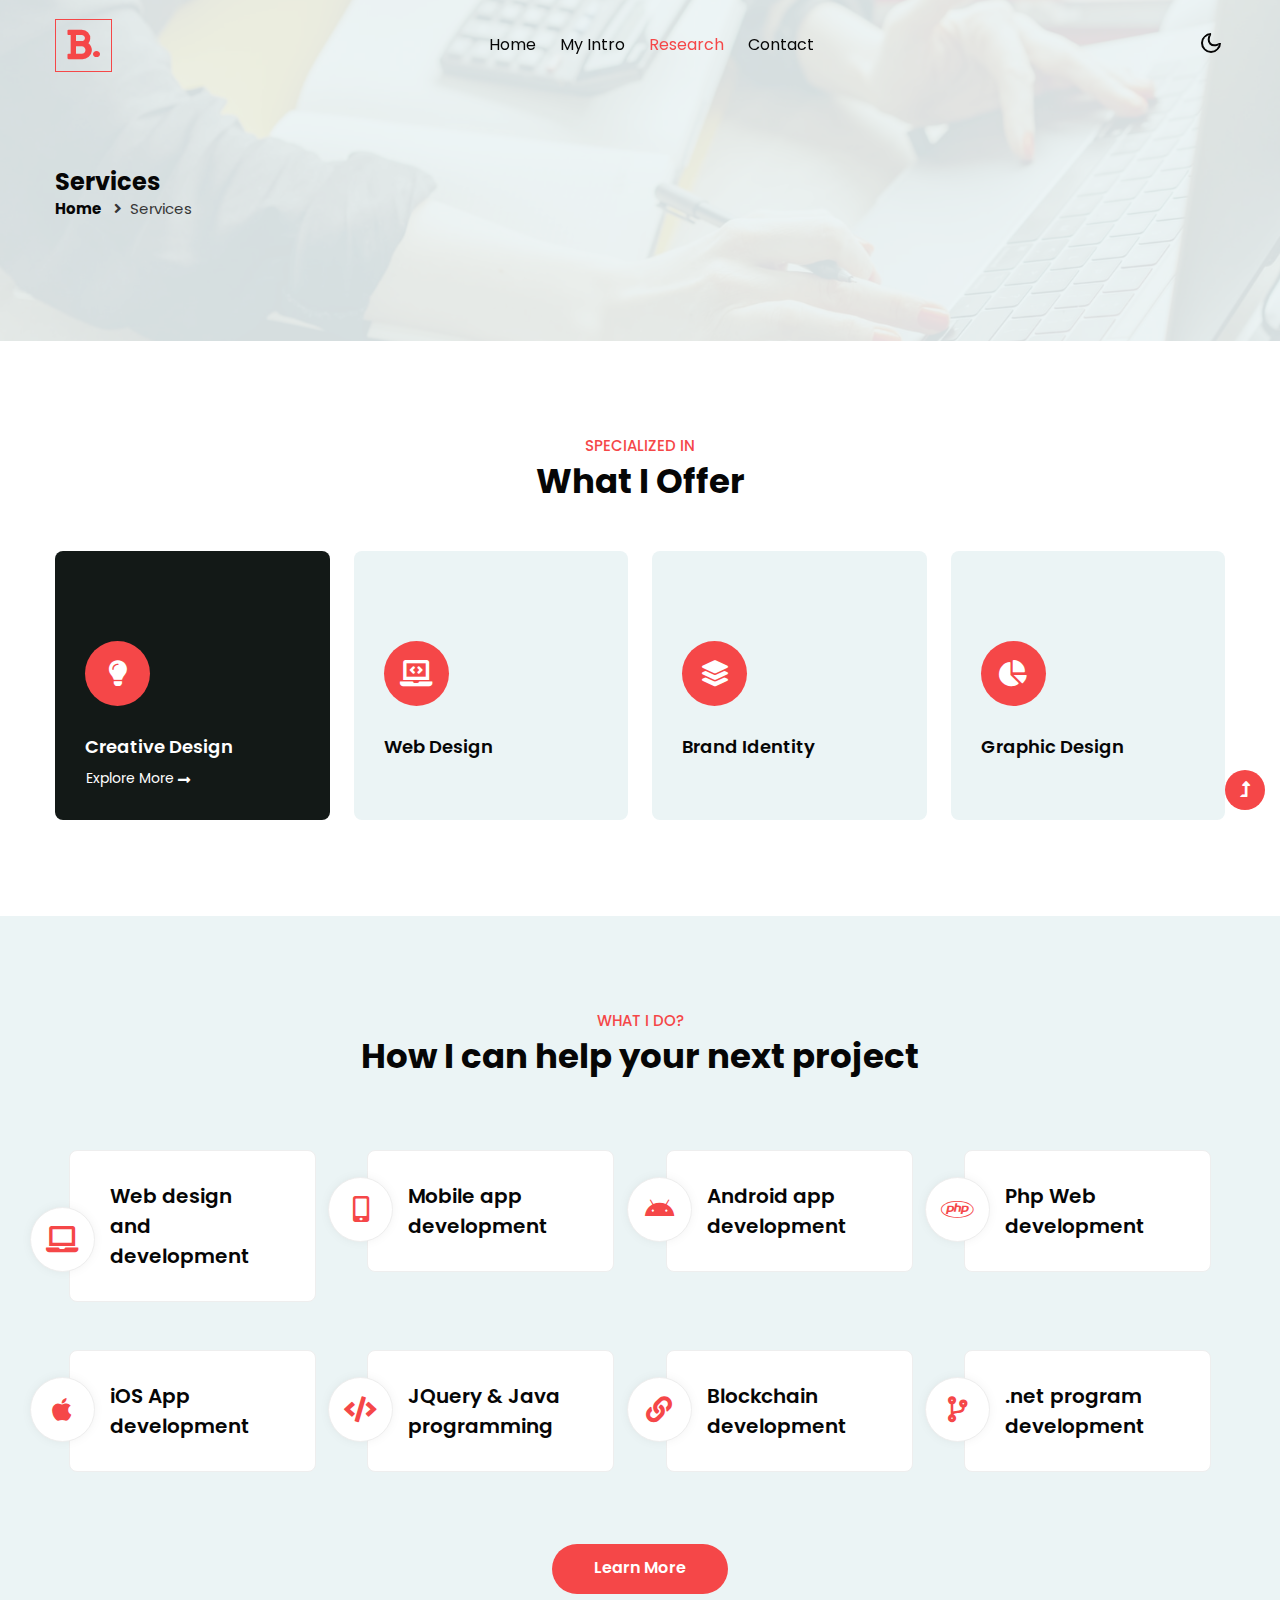
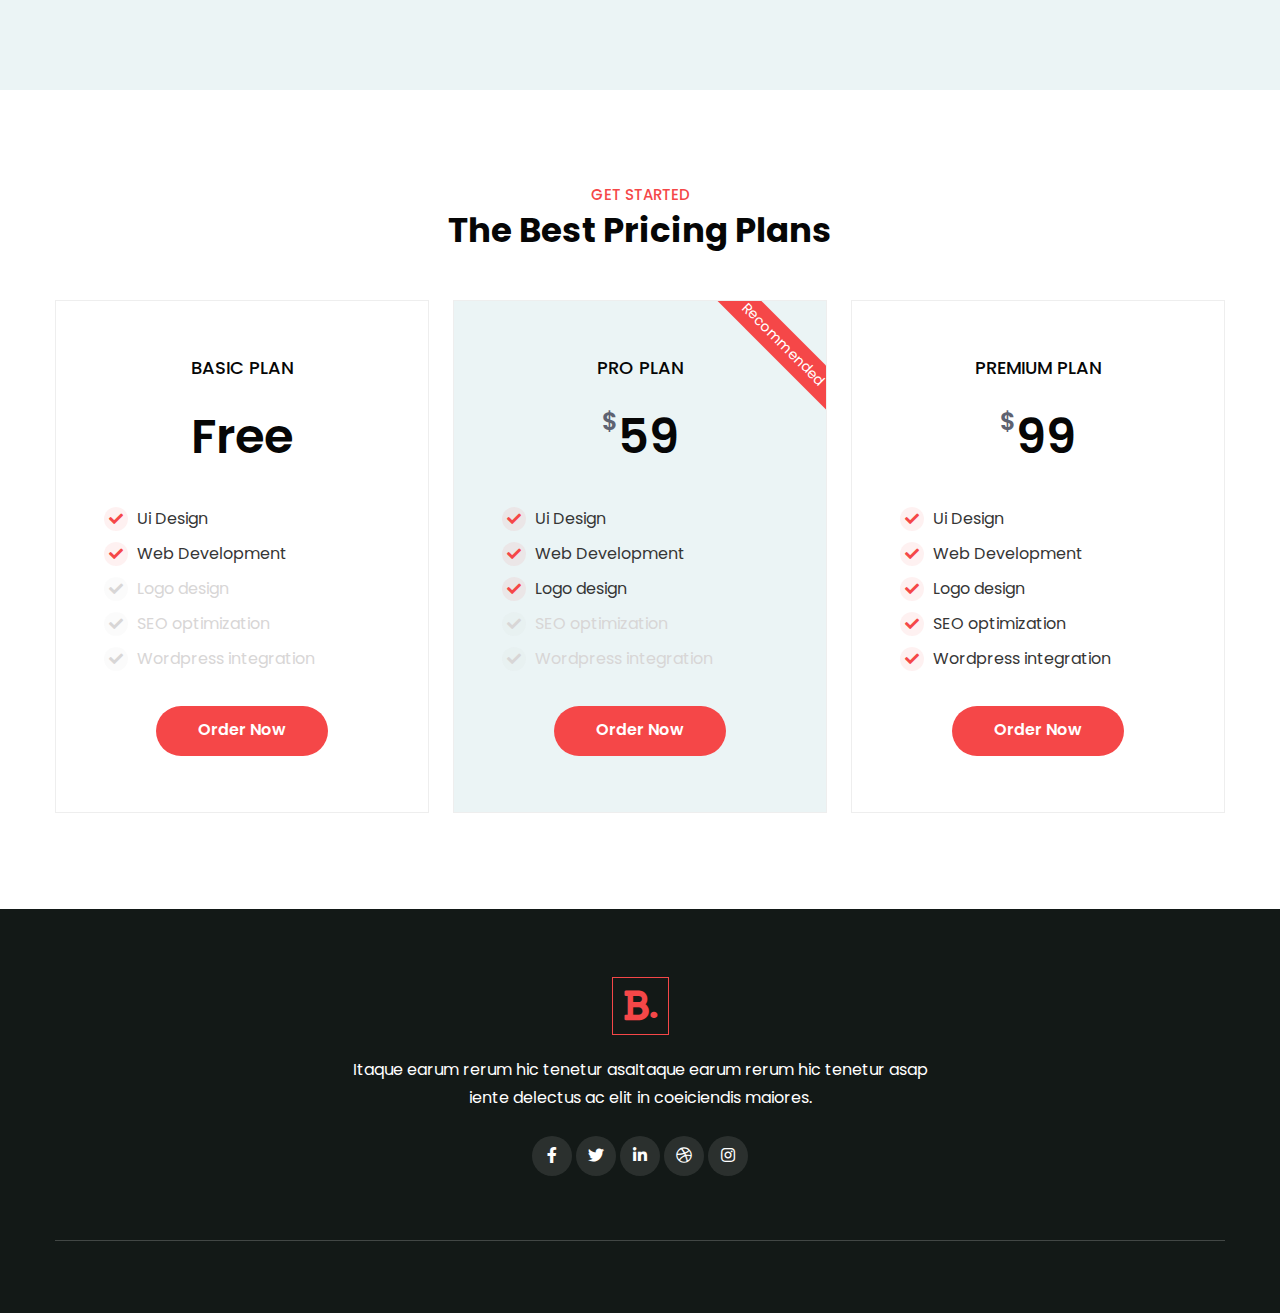
<file: services.html>
<!--
Author: W3layouts
Author URL: http://w3layouts.com
-->
<!doctype html>
<html lang="en">

<head>
    <!-- Required meta tags -->
    <meta charset="utf-8">
    <meta name="viewport" content="width=device-width, initial-scale=1">
    <title>Biodata - Services</title>
    <!-- google font -->
    <link href="//fonts.googleapis.com/css2?family=Poppins:wght@100;200;300;400;500;600;700;800;900&display=swap"
        rel="stylesheet">
    <!-- Template CSS Style link -->
    <link rel="stylesheet" href="assets/css/style-starter.css">
</head>

<body>
    <!-- header -->
    <header id="site-header" class="fixed-top">
        <div class="container">
            <nav class="navbar navbar-expand-lg navbar-light">
                <a class="navbar-brand" href="index.html">
                    <i class="fas fa-bold"></i>.
                </a>
                <button class="navbar-toggler collapsed" type="button" data-bs-toggle="collapse"
                    data-bs-target="#navbarScroll" aria-controls="navbarScroll" aria-expanded="false"
                    aria-label="Toggle navigation">
                    <span class="navbar-toggler-icon fa icon-expand fa-bars"></span>
                    <span class="navbar-toggler-icon fa icon-close fa-times"></span>
                </button>
                <div class="collapse navbar-collapse" id="navbarScroll">
                    <ul class="navbar-nav mx-auto my-2 my-lg-0 navbar-nav-scroll">
                        <li class="nav-item">
                            <a class="nav-link" aria-current="page" href="index.html">Home</a>
                        </li>
                        <li class="nav-item">
                            <a class="nav-link" href="about.html">My Intro</a>
                        </li>
                        <li class="nav-item">
                            <a class="nav-link active" href="services.html">Research</a>
                        </li>
                        <li class="nav-item">
                            <a class="nav-link" href="contact.html">Contact</a>
                        </li>
                    </ul>
                    
                </div>
                <!-- toggle switch for light and dark theme -->
                <div class="cont-ser-position">
                    <nav class="navigation">
                        <div class="theme-switch-wrapper">
                            <label class="theme-switch" for="checkbox">
                                <input type="checkbox" id="checkbox">
                                <div class="mode-container">
                                    <i class="gg-sun"></i>
                                    <i class="gg-moon"></i>
                                </div>
                            </label>
                        </div>
                    </nav>
                </div>
                <!-- //toggle switch for light and dark theme -->
            </nav>
        </div>
    </header>
    <!-- //header -->

    <!-- inner banner -->
    <section class="inner-banner py-5">
        <div class="w3l-breadcrumb py-lg-5">
            <div class="container pt-4 pb-sm-4">
                <h4 class="inner-text-title font-weight-bold pt-sm-5 pt-4">Services</h4>
                <ul class="breadcrumbs-custom-path">
                    <li><a href="index.html">Home</a></li>
                    <li class="active"><i class="fas fa-angle-right mx-2"></i>Services</li>
                </ul>
            </div>
        </div>
    </section>
    <!-- //inner banner -->

    <!-- grids section -->
    <section class="w3l-bottom-grids-6 py-5" id="features">
        <div class="container py-md-5 py-4">
            <div class="title-heading-w3 text-center mb-sm-5 mb-4">
                <h5 class="title-small mb-1">specialized In</h5>
                <h3 class="title-style">What I Offer</h3>
            </div>
            <div class="row">
                <div class="col-lg-3 col-md-6 grids-feature">
                    <div class="area-box active">
                        <div class="icon-style">
                            <i class="fas fa-lightbulb"></i>
                        </div>
                        <h4><a href="#feature" class="title-head">Creative Design</a></h4>
                        <a href="about.html" class="btn more p-0">Explore More<i
                                class="fas fa-long-arrow-alt-right ms-1"></i></a>
                    </div>
                </div>
                <div class="col-lg-3 col-md-6 grids-feature mt-md-0 mt-4">
                    <div class="area-box">
                        <div class="icon-style">
                            <i class="fas fa-laptop-code"></i>
                        </div>
                        <h4><a href="#feature" class="title-head">Web Design</a></h4>
                        <a href="about.html" class="btn more p-0">Explore More<i
                                class="fas fa-long-arrow-alt-right ms-1"></i></a>
                    </div>
                </div>
                <div class="col-lg-3 col-md-6 grids-feature mt-lg-0 mt-4">
                    <div class="area-box">
                        <div class="icon-style">
                            <i class="fas fa-layer-group"></i>
                        </div>
                        <h4><a href="#feature" class="title-head">Brand Identity</a></h4>
                        <a href="about.html" class="btn more p-0">Explore More<i
                                class="fas fa-long-arrow-alt-right ms-1"></i></a>
                    </div>
                </div>
                <div class="col-lg-3 col-md-6 grids-feature mt-lg-0 mt-4">
                    <div class="area-box">
                        <div class="icon-style">
                            <i class="fas fa-chart-pie"></i>
                        </div>
                        <h4><a href="#feature" class="title-head">Graphic Design</a></h4>
                        <a href="about.html" class="btn more p-0">Explore More<i
                                class="fas fa-long-arrow-alt-right ms-1"></i></a>
                    </div>
                </div>
            </div>
        </div>
    </section>
    <!-- //grids section -->

    <!-- service section -->
    <section class="w3l-servicesblock1 py-5" id="services">
        <div class="container py-md-5 py-4">
            <div class="title-heading-w3 text-center mb-sm-5 mb-4">
                <h5 class="title-small mb-1">What i do?</h5>
                <h3 class="title-style">How I can help your next project</h3>
            </div>
            <div class="w3-services-grids py-lg-4">
                <div class="fea-gd-vv row">
                    <div class="col-lg-3 col-md-6">
                        <div class="feature-gd icon-yellow">
                            <div class="icon">
                                <i class="fas fa-laptop"></i>
                            </div>
                            <div class="icon-info">
                                <a href="#url">Web design<br> and development </a>
                            </div>
                        </div>
                    </div>
                    <div class="col-lg-3 col-md-6 mt-md-0 mt-4">
                        <div class="feature-gd icon-vilot">
                            <div class="icon">
                                <i class="fas fa-mobile-alt"></i>
                            </div>
                            <div class="icon-info">
                                <a href="#url">Mobile app<br> development</a>
                            </div>
                        </div>
                    </div>
                    <div class="col-lg-3 col-md-6 mt-lg-0 mt-md-5 mt-4">
                        <div class="feature-gd icon-blue">
                            <div class="icon">
                                <i class="fab fa-android"></i>
                            </div>
                            <div class="icon-info">
                                <a href="#url">Android app<br> development</a>
                            </div>
                        </div>
                    </div>
                    <div class="col-lg-3 col-md-6 mt-lg-0 mt-md-5 mt-4">
                        <div class="feature-gd icon-red">
                            <div class="icon">
                                <i class="fab fa-php"></i>
                            </div>
                            <div class="icon-info">
                                <a href="#url">Php Web<br> development</a>
                            </div>
                        </div>
                    </div>
                    <div class="col-lg-3 col-md-6 mt-md-5 mt-4">
                        <div class="feature-gd icon-light-green">
                            <div class="icon">
                                <i class="fab fa-apple"></i>
                            </div>
                            <div class="icon-info">
                                <a href="#url">iOS App<br> development </a>
                            </div>
                        </div>
                    </div>
                    <div class="col-lg-3 col-md-6 mt-md-5 mt-4">
                        <div class="feature-gd icon-light-blue">
                            <div class="icon">
                                <i class="fas fa-code"></i>
                            </div>
                            <div class="icon-info">
                                <a href="#url">JQuery & Java<br> programming</a>
                            </div>
                        </div>
                    </div>
                    <div class="col-lg-3 col-md-6 mt-md-5 mt-4">
                        <div class="feature-gd icon-dark-green">
                            <div class="icon">
                                <i class="fas fa-link"></i>
                            </div>
                            <div class="icon-info">
                                <a href="#url">Blockchain<br> development</a>
                            </div>
                        </div>
                    </div>
                    <div class="col-lg-3 col-md-6 mt-md-5 mt-4">
                        <div class="feature-gd icon-pink">
                            <div class="icon">
                                <i class="fas fa-code-branch"></i>
                            </div>
                            <div class="icon-info">
                                <a href="#url">.net program<br> development</a>
                            </div>
                        </div>
                    </div>
                </div>
            </div>
            <div class="text-center mt-5">
                <a href="services.html" class="btn btn-style">Learn More</a>
            </div>
        </div>
    </section>
    <!-- //service section -->

    <!-- pricing section -->
    <section class="w3l-pricing py-5">
        <div class="container py-md-5 py-4">
            <div class="title-heading-w3 text-center mb-sm-5 mb-4">
                <h5 class="title-small mb-1">Get Started</h5>
                <h3 class="title-style">The Best Pricing Plans</h3>
            </div>
            <div class="row t-in justify-content-center">
                <div class="col-lg-4 col-md-6 price-main-info">
                    <div class="price-inner card box-shadow">

                        <div class="card-body">
                            <h4 class="text-uppercase text-center mb-3">Basic Plan</h4>
                            <h5 class="card-title pricing-card-title">
                                Free
                            </h5>
                            <ul class="list-unstyled mt-3 mb-4">
                                <li> <span class="fa fa-check"></span> Ui Design</li>
                                <li> <span class="fa fa-check"></span> Web Development</li>
                                <li class="disable"> <span class="fa fa-check"></span> Logo design</li>
                                <li class="disable"> <span class="fa fa-check"></span> SEO optimization</li>
                                <li class="disable"> <span class="fa fa-check"></span> Wordpress integration</li>
                            </ul>
                            <div class="read-more mt-4 pt-lg-2 text-center">
                                <a href="contact.html" class="btn btn-style"> Order Now</a>
                            </div>
                        </div>
                    </div>
                </div>
                <div class="col-lg-4 col-md-6 price-main-info mt-md-0 mt-4">
                    <div class="price-inner card box-shadow active">

                        <div class="card-body">
                            <label class="price-label">Recommended</label>
                            <h4 class="text-uppercase text-center mb-3">Pro Plan</h4>
                            <h5 class="card-title pricing-card-title">
                                <span class="align-top">$</span>59

                            </h5>
                            <ul class="list-unstyled mt-3 mb-4">
                                <li> <span class="fa fa-check"></span> Ui Design</li>
                                <li> <span class="fa fa-check"></span> Web Development</li>
                                <li> <span class="fa fa-check"></span> Logo design</li>
                                <li class="disable"> <span class="fa fa-check"></span> SEO optimization</li>
                                <li class="disable"> <span class="fa fa-check"></span> Wordpress integration</li>
                            </ul>
                            <div class="read-more mt-4 pt-lg-2 text-center">
                                <a href="contact.html" class="btn btn-style"> Order Now</a>
                            </div>
                        </div>
                    </div>
                </div>
                <div class="col-lg-4 col-md-6 price-main-info mt-lg-0 mt-4">
                    <div class="price-inner card box-shadow">

                        <div class="card-body">
                            <h4 class="text-uppercase text-center mb-3">Premium Plan</h4>
                            <h5 class="card-title pricing-card-title">
                                <span class="align-top">$</span>99
                            </h5>
                            <ul class="list-unstyled mt-3 mb-4">
                                <li> <span class="fa fa-check"></span> Ui Design</li>
                                <li> <span class="fa fa-check"></span> Web Development</li>
                                <li> <span class="fa fa-check"></span> Logo design</li>
                                <li> <span class="fa fa-check"></span> SEO optimization</li>
                                <li> <span class="fa fa-check"></span> Wordpress integration</li>
                            </ul>
                            <div class="read-more mt-4 pt-lg-2 text-center">
                                <a href="contact.html" class="btn btn-style"> Order Now</a>
                            </div>
                        </div>
                    </div>
                </div>
            </div>
        </div>
    </section>
    <!-- //pricing section -->

    <!-- footer -->
    <footer class="footer-w3ls text-center py-5">
        <div class="container pt-4">
            <div class="mx-auto" style="max-width:600px;">
                <a href="index.html" class="footer-logo py-1">
                    <i class="fas fa-bold"></i>.
                </a>
                <p class="mt-4 text-white">Itaque earum rerum hic tenetur asaItaque
                    earum rerum hic tenetur asap iente delectus ac elit in
                    coeiciendis maiores.</p>
                <div class="social-icons-main mt-4 pb-3">
                    <ul class="social-icons3">
                        <li>
                            <a href="#facebook">
                                <i class="fab fa-facebook-f"></i>
                            </a>
                        </li>
                        <li>
                            <a href="#twitter">
                                <i class="fab fa-twitter"></i>
                            </a>
                        </li>
                        <li>
                            <a href="#linkedinin">
                                <i class="fab fa-linkedin-in"></i>
                            </a>
                        </li>
                        <li>
                            <a href="#dribbble">
                                <i class="fab fa-dribbble"></i>
                            </a>
                        </li>
                        <li>
                            <a href="#instagram">
                                <i class="fab fa-instagram"></i>
                            </a>
                        </li>
                    </ul>
                </div>
            </div>
            <!-- copyright -->
            <p class="copy-right-w3 text-white mt-5 pt-4">            </p>
        </div>
    </footer>
    <!-- //footer -->

    <!-- Js scripts -->
    <!-- move top -->
    <button onclick="topFunction()" id="movetop" title="Go to top">
        <span class="fas fa-level-up-alt" aria-hidden="true"></span>
    </button>
    <script>
        // When the user scrolls down 20px from the top of the document, show the button
        window.onscroll = function () {
            scrollFunction()
        };

        function scrollFunction() {
            if (document.body.scrollTop > 20 || document.documentElement.scrollTop > 20) {
                document.getElementById("movetop").style.display = "block";
            } else {
                document.getElementById("movetop").style.display = "none";
            }
        }

        // When the user clicks on the button, scroll to the top of the document
        function topFunction() {
            document.body.scrollTop = 0;
            document.documentElement.scrollTop = 0;
        }
    </script>
    <!-- //move top -->

    <!-- common jquery plugin -->
    <script src="assets/js/jquery-3.3.1.min.js"></script>
    <!-- //common jquery plugin -->

    <!-- theme switch js (light and dark)-->
    <script src="assets/js/theme-change.js"></script>
    <!-- //theme switch js (light and dark)-->

    <!-- MENU-JS -->
    <script>
        $(window).on("scroll", function () {
            var scroll = $(window).scrollTop();

            if (scroll >= 80) {
                $("#site-header").addClass("nav-fixed");
            } else {
                $("#site-header").removeClass("nav-fixed");
            }
        });

        //Main navigation Active Class Add Remove
        $(".navbar-toggler").on("click", function () {
            $("header").toggleClass("active");
        });
        $(document).on("ready", function () {
            if ($(window).width() > 991) {
                $("header").removeClass("active");
            }
            $(window).on("resize", function () {
                if ($(window).width() > 991) {
                    $("header").removeClass("active");
                }
            });
        });
    </script>
    <!-- //MENU-JS -->

    <!-- disable body scroll which navbar is in active -->
    <script>
        $(function () {
            $('.navbar-toggler').click(function () {
                $('body').toggleClass('noscroll');
            })
        });
    </script>
    <!-- //disable body scroll which navbar is in active -->

    <!-- bootstrap -->
    <script src="assets/js/bootstrap.min.js"></script>
    <!-- //bootstrap -->
    <!-- //Js scripts -->
</body>

</html>
</file>
<file: assets/css/style-starter.css>
@charset "UTF-8";

/*--
Author: W3layouts
Author URL: http://w3layouts.com
--*/
/*!
 * Bootstrap v5.0.1 (https://getbootstrap.com/)
 * Copyright 2011-2021 The Bootstrap Authors
 * Copyright 2011-2021 Twitter, Inc.
 * Licensed under MIT (https://github.com/twbs/bootstrap/blob/main/LICENSE)
 */
:root {
  --bs-blue: #0d6efd;
  --bs-indigo: #6610f2;
  --bs-purple: #6f42c1;
  --bs-pink: #d63384;
  --bs-red: #dc3545;
  --bs-orange: #fd7e14;
  --bs-yellow: #ffc107;
  --bs-green: #198754;
  --bs-teal: #20c997;
  --bs-cyan: #0dcaf0;
  --bs-white: #fff;
  --bs-gray: #6c757d;
  --bs-gray-dark: #343a40;
  --bs-primary: #0d6efd;
  --bs-secondary: #6c757d;
  --bs-success: #198754;
  --bs-info: #0dcaf0;
  --bs-warning: #ffc107;
  --bs-danger: #dc3545;
  --bs-light: #f8f9fa;
  --bs-dark: #212529;
  --bs-font-sans-serif: system-ui, -apple-system, "Segoe UI", Roboto, "Helvetica Neue", Arial, "Noto Sans", "Liberation Sans", sans-serif, "Apple Color Emoji", "Segoe UI Emoji", "Segoe UI Symbol", "Noto Color Emoji";
  --bs-font-monospace: SFMono-Regular, Menlo, Monaco, Consolas, "Liberation Mono", "Courier New", monospace;
  --bs-gradient: linear-gradient(180deg, rgba(255, 255, 255, 0.15), rgba(255, 255, 255, 0));
}

*,
*::before,
*::after {
  box-sizing: border-box;
}

@media (prefers-reduced-motion: no-preference) {
  :root {
    scroll-behavior: smooth;
  }
}

body {
  margin: 0;
  font-family: var(--bs-font-sans-serif);
  font-size: 1rem;
  font-weight: 400;
  line-height: 1.5;
  color: #212529;
  background-color: #fff;
  -webkit-text-size-adjust: 100%;
  -webkit-tap-highlight-color: rgba(0, 0, 0, 0);
}

hr {
  margin: 1rem 0;
  color: inherit;
  background-color: currentColor;
  border: 0;
  opacity: 0.25;
}

hr:not([size]) {
  height: 1px;
}

h6,
.h6,
h5,
.h5,
h4,
.h4,
h3,
.h3,
h2,
.h2,
h1,
.h1 {
  margin-top: 0;
  margin-bottom: 0.5rem;
  font-weight: 500;
  line-height: 1.2;
}

h1,
.h1 {
  font-size: calc(1.375rem + 1.5vw);
}

@media (min-width: 1200px) {

  h1,
  .h1 {
    font-size: 2.5rem;
  }
}

h2,
.h2 {
  font-size: calc(1.325rem + 0.9vw);
}

@media (min-width: 1200px) {

  h2,
  .h2 {
    font-size: 2rem;
  }
}

h3,
.h3 {
  font-size: calc(1.3rem + 0.6vw);
}

@media (min-width: 1200px) {

  h3,
  .h3 {
    font-size: 1.75rem;
  }
}

h4,
.h4 {
  font-size: calc(1.275rem + 0.3vw);
}

@media (min-width: 1200px) {

  h4,
  .h4 {
    font-size: 1.5rem;
  }
}

h5,
.h5 {
  font-size: 1.25rem;
}

h6,
.h6 {
  font-size: 1rem;
}

p {
  margin-top: 0;
  margin-bottom: 1rem;
}

abbr[title],
abbr[data-bs-original-title] {
  -webkit-text-decoration: underline dotted;
  text-decoration: underline dotted;
  cursor: help;
  -webkit-text-decoration-skip-ink: none;
  text-decoration-skip-ink: none;
}

address {
  margin-bottom: 1rem;
  font-style: normal;
  line-height: inherit;
}

ol,
ul {
  padding-left: 2rem;
}

ol,
ul,
dl {
  margin-top: 0;
  margin-bottom: 1rem;
}

ol ol,
ul ul,
ol ul,
ul ol {
  margin-bottom: 0;
}

dt {
  font-weight: 700;
}

dd {
  margin-bottom: 0.5rem;
  margin-left: 0;
}

blockquote {
  margin: 0 0 1rem;
}

b,
strong {
  font-weight: bolder;
}

small,
.small {
  font-size: 0.875em;
}

mark,
.mark {
  padding: 0.2em;
  background-color: #fcf8e3;
}

sub,
sup {
  position: relative;
  font-size: 0.75em;
  line-height: 0;
  vertical-align: baseline;
}

sub {
  bottom: -0.25em;
}

sup {
  top: -0.5em;
}

a {
  color: #0d6efd;
  text-decoration: underline;
}

a:hover {
  color: #0a58ca;
}

a:not([href]):not([class]),
a:not([href]):not([class]):hover {
  color: inherit;
  text-decoration: none;
}

pre,
code,
kbd,
samp {
  font-family: var(--bs-font-monospace);
  font-size: 1em;
  direction: ltr
    /* rtl:ignore */
  ;
  unicode-bidi: bidi-override;
}

pre {
  display: block;
  margin-top: 0;
  margin-bottom: 1rem;
  overflow: auto;
  font-size: 0.875em;
}

pre code {
  font-size: inherit;
  color: inherit;
  word-break: normal;
}

code {
  font-size: 0.875em;
  color: #d63384;
  word-wrap: break-word;
}

a>code {
  color: inherit;
}

kbd {
  padding: 0.2rem 0.4rem;
  font-size: 0.875em;
  color: #fff;
  background-color: #212529;
  border-radius: 0.2rem;
}

kbd kbd {
  padding: 0;
  font-size: 1em;
  font-weight: 700;
}

figure {
  margin: 0 0 1rem;
}

img,
svg {
  vertical-align: middle;
}

table {
  caption-side: bottom;
  border-collapse: collapse;
}

caption {
  padding-top: 0.5rem;
  padding-bottom: 0.5rem;
  color: #6c757d;
  text-align: left;
}

th {
  text-align: inherit;
  text-align: -webkit-match-parent;
}

thead,
tbody,
tfoot,
tr,
td,
th {
  border-color: inherit;
  border-style: solid;
  border-width: 0;
}

label {
  display: inline-block;
}

button {
  border-radius: 0;
}

button:focus:not(:focus-visible) {
  outline: 0;
}

input,
button,
select,
optgroup,
textarea {
  margin: 0;
  font-family: inherit;
  font-size: inherit;
  line-height: inherit;
}

button,
select {
  text-transform: none;
}

[role=button] {
  cursor: pointer;
}

select {
  word-wrap: normal;
}

select:disabled {
  opacity: 1;
}

[list]::-webkit-calendar-picker-indicator {
  display: none;
}

button,
[type=button],
[type=reset],
[type=submit] {
  -webkit-appearance: button;
}

button:not(:disabled),
[type=button]:not(:disabled),
[type=reset]:not(:disabled),
[type=submit]:not(:disabled) {
  cursor: pointer;
}

::-moz-focus-inner {
  padding: 0;
  border-style: none;
}

textarea {
  resize: vertical;
}

fieldset {
  min-width: 0;
  padding: 0;
  margin: 0;
  border: 0;
}

legend {
  float: left;
  width: 100%;
  padding: 0;
  margin-bottom: 0.5rem;
  font-size: calc(1.275rem + 0.3vw);
  line-height: inherit;
}

@media (min-width: 1200px) {
  legend {
    font-size: 1.5rem;
  }
}

legend+* {
  clear: left;
}

::-webkit-datetime-edit-fields-wrapper,
::-webkit-datetime-edit-text,
::-webkit-datetime-edit-minute,
::-webkit-datetime-edit-hour-field,
::-webkit-datetime-edit-day-field,
::-webkit-datetime-edit-month-field,
::-webkit-datetime-edit-year-field {
  padding: 0;
}

::-webkit-inner-spin-button {
  height: auto;
}

[type=search] {
  outline-offset: -2px;
  -webkit-appearance: textfield;
}

/* rtl:raw:
[type="tel"],
[type="url"],
[type="email"],
[type="number"] {
  direction: ltr;
}
*/
::-webkit-search-decoration {
  -webkit-appearance: none;
}

::-webkit-color-swatch-wrapper {
  padding: 0;
}

::file-selector-button {
  font: inherit;
}

::-webkit-file-upload-button {
  font: inherit;
  -webkit-appearance: button;
}

output {
  display: inline-block;
}

iframe {
  border: 0;
}

summary {
  display: list-item;
  cursor: pointer;
}

progress {
  vertical-align: baseline;
}

[hidden] {
  display: none !important;
}

.lead {
  font-size: 1.25rem;
  font-weight: 300;
}

.display-1 {
  font-size: calc(1.625rem + 4.5vw);
  font-weight: 300;
  line-height: 1.2;
}

@media (min-width: 1200px) {
  .display-1 {
    font-size: 5rem;
  }
}

.display-2 {
  font-size: calc(1.575rem + 3.9vw);
  font-weight: 300;
  line-height: 1.2;
}

@media (min-width: 1200px) {
  .display-2 {
    font-size: 4.5rem;
  }
}

.display-3 {
  font-size: calc(1.525rem + 3.3vw);
  font-weight: 300;
  line-height: 1.2;
}

@media (min-width: 1200px) {
  .display-3 {
    font-size: 4rem;
  }
}

.display-4 {
  font-size: calc(1.475rem + 2.7vw);
  font-weight: 300;
  line-height: 1.2;
}

@media (min-width: 1200px) {
  .display-4 {
    font-size: 3.5rem;
  }
}

.display-5 {
  font-size: calc(1.425rem + 2.1vw);
  font-weight: 300;
  line-height: 1.2;
}

@media (min-width: 1200px) {
  .display-5 {
    font-size: 3rem;
  }
}

.display-6 {
  font-size: calc(1.375rem + 1.5vw);
  font-weight: 300;
  line-height: 1.2;
}

@media (min-width: 1200px) {
  .display-6 {
    font-size: 2.5rem;
  }
}

.list-unstyled {
  padding-left: 0;
  list-style: none;
}

.list-inline {
  padding-left: 0;
  list-style: none;
}

.list-inline-item {
  display: inline-block;
}

.list-inline-item:not(:last-child) {
  margin-right: 0.5rem;
}

.initialism {
  font-size: 0.875em;
  text-transform: uppercase;
}

.blockquote {
  margin-bottom: 1rem;
  font-size: 1.25rem;
}

.blockquote> :last-child {
  margin-bottom: 0;
}

.blockquote-footer {
  margin-top: -1rem;
  margin-bottom: 1rem;
  font-size: 0.875em;
  color: #6c757d;
}

.blockquote-footer::before {
  content: "— ";
}

.img-fluid {
  max-width: 100%;
  height: auto;
}

.img-thumbnail {
  padding: 0.25rem;
  background-color: #fff;
  border: 1px solid #dee2e6;
  border-radius: 0.25rem;
  max-width: 100%;
  height: auto;
}

.figure {
  display: inline-block;
}

.figure-img {
  margin-bottom: 0.5rem;
  line-height: 1;
}

.figure-caption {
  font-size: 0.875em;
  color: #6c757d;
}

.container,
.container-fluid,
.container-xxl,
.container-xl,
.container-lg,
.container-md,
.container-sm {
  width: 100%;
  padding-right: var(--bs-gutter-x, 0.75rem);
  padding-left: var(--bs-gutter-x, 0.75rem);
  margin-right: auto;
  margin-left: auto;
}

@media (min-width: 576px) {

  .container-sm,
  .container {
    max-width: 540px;
  }
}

@media (min-width: 768px) {

  .container-md,
  .container-sm,
  .container {
    max-width: 720px;
  }
}

@media (min-width: 992px) {

  .container-lg,
  .container-md,
  .container-sm,
  .container {
    max-width: 960px;
  }
}

@media (min-width: 1200px) {

  .container-xl,
  .container-lg,
  .container-md,
  .container-sm,
  .container {
    max-width: 1140px;
  }
}

@media (min-width: 1400px) {

  .container-xxl,
  .container-xl,
  .container-lg,
  .container-md,
  .container-sm,
  .container {
    max-width: 1320px;
  }
}

.row {
  --bs-gutter-x: 1.5rem;
  --bs-gutter-y: 0;
  display: flex;
  flex-wrap: wrap;
  margin-top: calc(var(--bs-gutter-y) * -1);
  margin-right: calc(var(--bs-gutter-x) / -2);
  margin-left: calc(var(--bs-gutter-x) / -2);
}

.row>* {
  flex-shrink: 0;
  width: 100%;
  max-width: 100%;
  padding-right: calc(var(--bs-gutter-x) / 2);
  padding-left: calc(var(--bs-gutter-x) / 2);
  margin-top: var(--bs-gutter-y);
}

.col {
  flex: 1 0 0%;
}

.row-cols-auto>* {
  flex: 0 0 auto;
  width: auto;
}

.row-cols-1>* {
  flex: 0 0 auto;
  width: 100%;
}

.row-cols-2>* {
  flex: 0 0 auto;
  width: 50%;
}

.row-cols-3>* {
  flex: 0 0 auto;
  width: 33.3333333333%;
}

.row-cols-4>* {
  flex: 0 0 auto;
  width: 25%;
}

.row-cols-5>* {
  flex: 0 0 auto;
  width: 20%;
}

.row-cols-6>* {
  flex: 0 0 auto;
  width: 16.6666666667%;
}

.col-auto {
  flex: 0 0 auto;
  width: auto;
}

.col-1 {
  flex: 0 0 auto;
  width: 8.3333333333%;
}

.col-2 {
  flex: 0 0 auto;
  width: 16.6666666667%;
}

.col-3 {
  flex: 0 0 auto;
  width: 25%;
}

.col-4 {
  flex: 0 0 auto;
  width: 33.3333333333%;
}

.col-5 {
  flex: 0 0 auto;
  width: 41.6666666667%;
}

.col-6 {
  flex: 0 0 auto;
  width: 50%;
}

.col-7 {
  flex: 0 0 auto;
  width: 58.3333333333%;
}

.col-8 {
  flex: 0 0 auto;
  width: 66.6666666667%;
}

.col-9 {
  flex: 0 0 auto;
  width: 75%;
}

.col-10 {
  flex: 0 0 auto;
  width: 83.3333333333%;
}

.col-11 {
  flex: 0 0 auto;
  width: 91.6666666667%;
}

.col-12 {
  flex: 0 0 auto;
  width: 100%;
}

.offset-1 {
  margin-left: 8.3333333333%;
}

.offset-2 {
  margin-left: 16.6666666667%;
}

.offset-3 {
  margin-left: 25%;
}

.offset-4 {
  margin-left: 33.3333333333%;
}

.offset-5 {
  margin-left: 41.6666666667%;
}

.offset-6 {
  margin-left: 50%;
}

.offset-7 {
  margin-left: 58.3333333333%;
}

.offset-8 {
  margin-left: 66.6666666667%;
}

.offset-9 {
  margin-left: 75%;
}

.offset-10 {
  margin-left: 83.3333333333%;
}

.offset-11 {
  margin-left: 91.6666666667%;
}

.g-0,
.gx-0 {
  --bs-gutter-x: 0;
}

.g-0,
.gy-0 {
  --bs-gutter-y: 0;
}

.g-1,
.gx-1 {
  --bs-gutter-x: 0.25rem;
}

.g-1,
.gy-1 {
  --bs-gutter-y: 0.25rem;
}

.g-2,
.gx-2 {
  --bs-gutter-x: 0.5rem;
}

.g-2,
.gy-2 {
  --bs-gutter-y: 0.5rem;
}

.g-3,
.gx-3 {
  --bs-gutter-x: 1rem;
}

.g-3,
.gy-3 {
  --bs-gutter-y: 1rem;
}

.g-4,
.gx-4 {
  --bs-gutter-x: 1.5rem;
}

.g-4,
.gy-4 {
  --bs-gutter-y: 1.5rem;
}

.g-5,
.gx-5 {
  --bs-gutter-x: 3rem;
}

.g-5,
.gy-5 {
  --bs-gutter-y: 3rem;
}

@media (min-width: 576px) {
  .col-sm {
    flex: 1 0 0%;
  }

  .row-cols-sm-auto>* {
    flex: 0 0 auto;
    width: auto;
  }

  .row-cols-sm-1>* {
    flex: 0 0 auto;
    width: 100%;
  }

  .row-cols-sm-2>* {
    flex: 0 0 auto;
    width: 50%;
  }

  .row-cols-sm-3>* {
    flex: 0 0 auto;
    width: 33.3333333333%;
  }

  .row-cols-sm-4>* {
    flex: 0 0 auto;
    width: 25%;
  }

  .row-cols-sm-5>* {
    flex: 0 0 auto;
    width: 20%;
  }

  .row-cols-sm-6>* {
    flex: 0 0 auto;
    width: 16.6666666667%;
  }

  .col-sm-auto {
    flex: 0 0 auto;
    width: auto;
  }

  .col-sm-1 {
    flex: 0 0 auto;
    width: 8.3333333333%;
  }

  .col-sm-2 {
    flex: 0 0 auto;
    width: 16.6666666667%;
  }

  .col-sm-3 {
    flex: 0 0 auto;
    width: 25%;
  }

  .col-sm-4 {
    flex: 0 0 auto;
    width: 33.3333333333%;
  }

  .col-sm-5 {
    flex: 0 0 auto;
    width: 41.6666666667%;
  }

  .col-sm-6 {
    flex: 0 0 auto;
    width: 50%;
  }

  .col-sm-7 {
    flex: 0 0 auto;
    width: 58.3333333333%;
  }

  .col-sm-8 {
    flex: 0 0 auto;
    width: 66.6666666667%;
  }

  .col-sm-9 {
    flex: 0 0 auto;
    width: 75%;
  }

  .col-sm-10 {
    flex: 0 0 auto;
    width: 83.3333333333%;
  }

  .col-sm-11 {
    flex: 0 0 auto;
    width: 91.6666666667%;
  }

  .col-sm-12 {
    flex: 0 0 auto;
    width: 100%;
  }

  .offset-sm-0 {
    margin-left: 0;
  }

  .offset-sm-1 {
    margin-left: 8.3333333333%;
  }

  .offset-sm-2 {
    margin-left: 16.6666666667%;
  }

  .offset-sm-3 {
    margin-left: 25%;
  }

  .offset-sm-4 {
    margin-left: 33.3333333333%;
  }

  .offset-sm-5 {
    margin-left: 41.6666666667%;
  }

  .offset-sm-6 {
    margin-left: 50%;
  }

  .offset-sm-7 {
    margin-left: 58.3333333333%;
  }

  .offset-sm-8 {
    margin-left: 66.6666666667%;
  }

  .offset-sm-9 {
    margin-left: 75%;
  }

  .offset-sm-10 {
    margin-left: 83.3333333333%;
  }

  .offset-sm-11 {
    margin-left: 91.6666666667%;
  }

  .g-sm-0,
  .gx-sm-0 {
    --bs-gutter-x: 0;
  }

  .g-sm-0,
  .gy-sm-0 {
    --bs-gutter-y: 0;
  }

  .g-sm-1,
  .gx-sm-1 {
    --bs-gutter-x: 0.25rem;
  }

  .g-sm-1,
  .gy-sm-1 {
    --bs-gutter-y: 0.25rem;
  }

  .g-sm-2,
  .gx-sm-2 {
    --bs-gutter-x: 0.5rem;
  }

  .g-sm-2,
  .gy-sm-2 {
    --bs-gutter-y: 0.5rem;
  }

  .g-sm-3,
  .gx-sm-3 {
    --bs-gutter-x: 1rem;
  }

  .g-sm-3,
  .gy-sm-3 {
    --bs-gutter-y: 1rem;
  }

  .g-sm-4,
  .gx-sm-4 {
    --bs-gutter-x: 1.5rem;
  }

  .g-sm-4,
  .gy-sm-4 {
    --bs-gutter-y: 1.5rem;
  }

  .g-sm-5,
  .gx-sm-5 {
    --bs-gutter-x: 3rem;
  }

  .g-sm-5,
  .gy-sm-5 {
    --bs-gutter-y: 3rem;
  }
}

@media (min-width: 768px) {
  .col-md {
    flex: 1 0 0%;
  }

  .row-cols-md-auto>* {
    flex: 0 0 auto;
    width: auto;
  }

  .row-cols-md-1>* {
    flex: 0 0 auto;
    width: 100%;
  }

  .row-cols-md-2>* {
    flex: 0 0 auto;
    width: 50%;
  }

  .row-cols-md-3>* {
    flex: 0 0 auto;
    width: 33.3333333333%;
  }

  .row-cols-md-4>* {
    flex: 0 0 auto;
    width: 25%;
  }

  .row-cols-md-5>* {
    flex: 0 0 auto;
    width: 20%;
  }

  .row-cols-md-6>* {
    flex: 0 0 auto;
    width: 16.6666666667%;
  }

  .col-md-auto {
    flex: 0 0 auto;
    width: auto;
  }

  .col-md-1 {
    flex: 0 0 auto;
    width: 8.3333333333%;
  }

  .col-md-2 {
    flex: 0 0 auto;
    width: 16.6666666667%;
  }

  .col-md-3 {
    flex: 0 0 auto;
    width: 25%;
  }

  .col-md-4 {
    flex: 0 0 auto;
    width: 33.3333333333%;
  }

  .col-md-5 {
    flex: 0 0 auto;
    width: 41.6666666667%;
  }

  .col-md-6 {
    flex: 0 0 auto;
    width: 50%;
  }

  .col-md-7 {
    flex: 0 0 auto;
    width: 58.3333333333%;
  }

  .col-md-8 {
    flex: 0 0 auto;
    width: 66.6666666667%;
  }

  .col-md-9 {
    flex: 0 0 auto;
    width: 75%;
  }

  .col-md-10 {
    flex: 0 0 auto;
    width: 83.3333333333%;
  }

  .col-md-11 {
    flex: 0 0 auto;
    width: 91.6666666667%;
  }

  .col-md-12 {
    flex: 0 0 auto;
    width: 100%;
  }

  .offset-md-0 {
    margin-left: 0;
  }

  .offset-md-1 {
    margin-left: 8.3333333333%;
  }

  .offset-md-2 {
    margin-left: 16.6666666667%;
  }

  .offset-md-3 {
    margin-left: 25%;
  }

  .offset-md-4 {
    margin-left: 33.3333333333%;
  }

  .offset-md-5 {
    margin-left: 41.6666666667%;
  }

  .offset-md-6 {
    margin-left: 50%;
  }

  .offset-md-7 {
    margin-left: 58.3333333333%;
  }

  .offset-md-8 {
    margin-left: 66.6666666667%;
  }

  .offset-md-9 {
    margin-left: 75%;
  }

  .offset-md-10 {
    margin-left: 83.3333333333%;
  }

  .offset-md-11 {
    margin-left: 91.6666666667%;
  }

  .g-md-0,
  .gx-md-0 {
    --bs-gutter-x: 0;
  }

  .g-md-0,
  .gy-md-0 {
    --bs-gutter-y: 0;
  }

  .g-md-1,
  .gx-md-1 {
    --bs-gutter-x: 0.25rem;
  }

  .g-md-1,
  .gy-md-1 {
    --bs-gutter-y: 0.25rem;
  }

  .g-md-2,
  .gx-md-2 {
    --bs-gutter-x: 0.5rem;
  }

  .g-md-2,
  .gy-md-2 {
    --bs-gutter-y: 0.5rem;
  }

  .g-md-3,
  .gx-md-3 {
    --bs-gutter-x: 1rem;
  }

  .g-md-3,
  .gy-md-3 {
    --bs-gutter-y: 1rem;
  }

  .g-md-4,
  .gx-md-4 {
    --bs-gutter-x: 1.5rem;
  }

  .g-md-4,
  .gy-md-4 {
    --bs-gutter-y: 1.5rem;
  }

  .g-md-5,
  .gx-md-5 {
    --bs-gutter-x: 3rem;
  }

  .g-md-5,
  .gy-md-5 {
    --bs-gutter-y: 3rem;
  }
}

@media (min-width: 992px) {
  .col-lg {
    flex: 1 0 0%;
  }

  .row-cols-lg-auto>* {
    flex: 0 0 auto;
    width: auto;
  }

  .row-cols-lg-1>* {
    flex: 0 0 auto;
    width: 100%;
  }

  .row-cols-lg-2>* {
    flex: 0 0 auto;
    width: 50%;
  }

  .row-cols-lg-3>* {
    flex: 0 0 auto;
    width: 33.3333333333%;
  }

  .row-cols-lg-4>* {
    flex: 0 0 auto;
    width: 25%;
  }

  .row-cols-lg-5>* {
    flex: 0 0 auto;
    width: 20%;
  }

  .row-cols-lg-6>* {
    flex: 0 0 auto;
    width: 16.6666666667%;
  }

  .col-lg-auto {
    flex: 0 0 auto;
    width: auto;
  }

  .col-lg-1 {
    flex: 0 0 auto;
    width: 8.3333333333%;
  }

  .col-lg-2 {
    flex: 0 0 auto;
    width: 16.6666666667%;
  }

  .col-lg-3 {
    flex: 0 0 auto;
    width: 25%;
  }

  .col-lg-4 {
    flex: 0 0 auto;
    width: 33.3333333333%;
  }

  .col-lg-5 {
    flex: 0 0 auto;
    width: 41.6666666667%;
  }

  .col-lg-6 {
    flex: 0 0 auto;
    width: 50%;
  }

  .col-lg-7 {
    flex: 0 0 auto;
    width: 58.3333333333%;
  }

  .col-lg-8 {
    flex: 0 0 auto;
    width: 66.6666666667%;
  }

  .col-lg-9 {
    flex: 0 0 auto;
    width: 75%;
  }

  .col-lg-10 {
    flex: 0 0 auto;
    width: 83.3333333333%;
  }

  .col-lg-11 {
    flex: 0 0 auto;
    width: 91.6666666667%;
  }

  .col-lg-12 {
    flex: 0 0 auto;
    width: 100%;
  }

  .offset-lg-0 {
    margin-left: 0;
  }

  .offset-lg-1 {
    margin-left: 8.3333333333%;
  }

  .offset-lg-2 {
    margin-left: 16.6666666667%;
  }

  .offset-lg-3 {
    margin-left: 25%;
  }

  .offset-lg-4 {
    margin-left: 33.3333333333%;
  }

  .offset-lg-5 {
    margin-left: 41.6666666667%;
  }

  .offset-lg-6 {
    margin-left: 50%;
  }

  .offset-lg-7 {
    margin-left: 58.3333333333%;
  }

  .offset-lg-8 {
    margin-left: 66.6666666667%;
  }

  .offset-lg-9 {
    margin-left: 75%;
  }

  .offset-lg-10 {
    margin-left: 83.3333333333%;
  }

  .offset-lg-11 {
    margin-left: 91.6666666667%;
  }

  .g-lg-0,
  .gx-lg-0 {
    --bs-gutter-x: 0;
  }

  .g-lg-0,
  .gy-lg-0 {
    --bs-gutter-y: 0;
  }

  .g-lg-1,
  .gx-lg-1 {
    --bs-gutter-x: 0.25rem;
  }

  .g-lg-1,
  .gy-lg-1 {
    --bs-gutter-y: 0.25rem;
  }

  .g-lg-2,
  .gx-lg-2 {
    --bs-gutter-x: 0.5rem;
  }

  .g-lg-2,
  .gy-lg-2 {
    --bs-gutter-y: 0.5rem;
  }

  .g-lg-3,
  .gx-lg-3 {
    --bs-gutter-x: 1rem;
  }

  .g-lg-3,
  .gy-lg-3 {
    --bs-gutter-y: 1rem;
  }

  .g-lg-4,
  .gx-lg-4 {
    --bs-gutter-x: 1.5rem;
  }

  .g-lg-4,
  .gy-lg-4 {
    --bs-gutter-y: 1.5rem;
  }

  .g-lg-5,
  .gx-lg-5 {
    --bs-gutter-x: 3rem;
  }

  .g-lg-5,
  .gy-lg-5 {
    --bs-gutter-y: 3rem;
  }
}

@media (min-width: 1200px) {
  .col-xl {
    flex: 1 0 0%;
  }

  .row-cols-xl-auto>* {
    flex: 0 0 auto;
    width: auto;
  }

  .row-cols-xl-1>* {
    flex: 0 0 auto;
    width: 100%;
  }

  .row-cols-xl-2>* {
    flex: 0 0 auto;
    width: 50%;
  }

  .row-cols-xl-3>* {
    flex: 0 0 auto;
    width: 33.3333333333%;
  }

  .row-cols-xl-4>* {
    flex: 0 0 auto;
    width: 25%;
  }

  .row-cols-xl-5>* {
    flex: 0 0 auto;
    width: 20%;
  }

  .row-cols-xl-6>* {
    flex: 0 0 auto;
    width: 16.6666666667%;
  }

  .col-xl-auto {
    flex: 0 0 auto;
    width: auto;
  }

  .col-xl-1 {
    flex: 0 0 auto;
    width: 8.3333333333%;
  }

  .col-xl-2 {
    flex: 0 0 auto;
    width: 16.6666666667%;
  }

  .col-xl-3 {
    flex: 0 0 auto;
    width: 25%;
  }

  .col-xl-4 {
    flex: 0 0 auto;
    width: 33.3333333333%;
  }

  .col-xl-5 {
    flex: 0 0 auto;
    width: 41.6666666667%;
  }

  .col-xl-6 {
    flex: 0 0 auto;
    width: 50%;
  }

  .col-xl-7 {
    flex: 0 0 auto;
    width: 58.3333333333%;
  }

  .col-xl-8 {
    flex: 0 0 auto;
    width: 66.6666666667%;
  }

  .col-xl-9 {
    flex: 0 0 auto;
    width: 75%;
  }

  .col-xl-10 {
    flex: 0 0 auto;
    width: 83.3333333333%;
  }

  .col-xl-11 {
    flex: 0 0 auto;
    width: 91.6666666667%;
  }

  .col-xl-12 {
    flex: 0 0 auto;
    width: 100%;
  }

  .offset-xl-0 {
    margin-left: 0;
  }

  .offset-xl-1 {
    margin-left: 8.3333333333%;
  }

  .offset-xl-2 {
    margin-left: 16.6666666667%;
  }

  .offset-xl-3 {
    margin-left: 25%;
  }

  .offset-xl-4 {
    margin-left: 33.3333333333%;
  }

  .offset-xl-5 {
    margin-left: 41.6666666667%;
  }

  .offset-xl-6 {
    margin-left: 50%;
  }

  .offset-xl-7 {
    margin-left: 58.3333333333%;
  }

  .offset-xl-8 {
    margin-left: 66.6666666667%;
  }

  .offset-xl-9 {
    margin-left: 75%;
  }

  .offset-xl-10 {
    margin-left: 83.3333333333%;
  }

  .offset-xl-11 {
    margin-left: 91.6666666667%;
  }

  .g-xl-0,
  .gx-xl-0 {
    --bs-gutter-x: 0;
  }

  .g-xl-0,
  .gy-xl-0 {
    --bs-gutter-y: 0;
  }

  .g-xl-1,
  .gx-xl-1 {
    --bs-gutter-x: 0.25rem;
  }

  .g-xl-1,
  .gy-xl-1 {
    --bs-gutter-y: 0.25rem;
  }

  .g-xl-2,
  .gx-xl-2 {
    --bs-gutter-x: 0.5rem;
  }

  .g-xl-2,
  .gy-xl-2 {
    --bs-gutter-y: 0.5rem;
  }

  .g-xl-3,
  .gx-xl-3 {
    --bs-gutter-x: 1rem;
  }

  .g-xl-3,
  .gy-xl-3 {
    --bs-gutter-y: 1rem;
  }

  .g-xl-4,
  .gx-xl-4 {
    --bs-gutter-x: 1.5rem;
  }

  .g-xl-4,
  .gy-xl-4 {
    --bs-gutter-y: 1.5rem;
  }

  .g-xl-5,
  .gx-xl-5 {
    --bs-gutter-x: 3rem;
  }

  .g-xl-5,
  .gy-xl-5 {
    --bs-gutter-y: 3rem;
  }
}

@media (min-width: 1400px) {
  .col-xxl {
    flex: 1 0 0%;
  }

  .row-cols-xxl-auto>* {
    flex: 0 0 auto;
    width: auto;
  }

  .row-cols-xxl-1>* {
    flex: 0 0 auto;
    width: 100%;
  }

  .row-cols-xxl-2>* {
    flex: 0 0 auto;
    width: 50%;
  }

  .row-cols-xxl-3>* {
    flex: 0 0 auto;
    width: 33.3333333333%;
  }

  .row-cols-xxl-4>* {
    flex: 0 0 auto;
    width: 25%;
  }

  .row-cols-xxl-5>* {
    flex: 0 0 auto;
    width: 20%;
  }

  .row-cols-xxl-6>* {
    flex: 0 0 auto;
    width: 16.6666666667%;
  }

  .col-xxl-auto {
    flex: 0 0 auto;
    width: auto;
  }

  .col-xxl-1 {
    flex: 0 0 auto;
    width: 8.3333333333%;
  }

  .col-xxl-2 {
    flex: 0 0 auto;
    width: 16.6666666667%;
  }

  .col-xxl-3 {
    flex: 0 0 auto;
    width: 25%;
  }

  .col-xxl-4 {
    flex: 0 0 auto;
    width: 33.3333333333%;
  }

  .col-xxl-5 {
    flex: 0 0 auto;
    width: 41.6666666667%;
  }

  .col-xxl-6 {
    flex: 0 0 auto;
    width: 50%;
  }

  .col-xxl-7 {
    flex: 0 0 auto;
    width: 58.3333333333%;
  }

  .col-xxl-8 {
    flex: 0 0 auto;
    width: 66.6666666667%;
  }

  .col-xxl-9 {
    flex: 0 0 auto;
    width: 75%;
  }

  .col-xxl-10 {
    flex: 0 0 auto;
    width: 83.3333333333%;
  }

  .col-xxl-11 {
    flex: 0 0 auto;
    width: 91.6666666667%;
  }

  .col-xxl-12 {
    flex: 0 0 auto;
    width: 100%;
  }

  .offset-xxl-0 {
    margin-left: 0;
  }

  .offset-xxl-1 {
    margin-left: 8.3333333333%;
  }

  .offset-xxl-2 {
    margin-left: 16.6666666667%;
  }

  .offset-xxl-3 {
    margin-left: 25%;
  }

  .offset-xxl-4 {
    margin-left: 33.3333333333%;
  }

  .offset-xxl-5 {
    margin-left: 41.6666666667%;
  }

  .offset-xxl-6 {
    margin-left: 50%;
  }

  .offset-xxl-7 {
    margin-left: 58.3333333333%;
  }

  .offset-xxl-8 {
    margin-left: 66.6666666667%;
  }

  .offset-xxl-9 {
    margin-left: 75%;
  }

  .offset-xxl-10 {
    margin-left: 83.3333333333%;
  }

  .offset-xxl-11 {
    margin-left: 91.6666666667%;
  }

  .g-xxl-0,
  .gx-xxl-0 {
    --bs-gutter-x: 0;
  }

  .g-xxl-0,
  .gy-xxl-0 {
    --bs-gutter-y: 0;
  }

  .g-xxl-1,
  .gx-xxl-1 {
    --bs-gutter-x: 0.25rem;
  }

  .g-xxl-1,
  .gy-xxl-1 {
    --bs-gutter-y: 0.25rem;
  }

  .g-xxl-2,
  .gx-xxl-2 {
    --bs-gutter-x: 0.5rem;
  }

  .g-xxl-2,
  .gy-xxl-2 {
    --bs-gutter-y: 0.5rem;
  }

  .g-xxl-3,
  .gx-xxl-3 {
    --bs-gutter-x: 1rem;
  }

  .g-xxl-3,
  .gy-xxl-3 {
    --bs-gutter-y: 1rem;
  }

  .g-xxl-4,
  .gx-xxl-4 {
    --bs-gutter-x: 1.5rem;
  }

  .g-xxl-4,
  .gy-xxl-4 {
    --bs-gutter-y: 1.5rem;
  }

  .g-xxl-5,
  .gx-xxl-5 {
    --bs-gutter-x: 3rem;
  }

  .g-xxl-5,
  .gy-xxl-5 {
    --bs-gutter-y: 3rem;
  }
}

.table {
  --bs-table-bg: transparent;
  --bs-table-accent-bg: transparent;
  --bs-table-striped-color: #212529;
  --bs-table-striped-bg: rgba(0, 0, 0, 0.05);
  --bs-table-active-color: #212529;
  --bs-table-active-bg: rgba(0, 0, 0, 0.1);
  --bs-table-hover-color: #212529;
  --bs-table-hover-bg: rgba(0, 0, 0, 0.075);
  width: 100%;
  margin-bottom: 1rem;
  color: #212529;
  vertical-align: top;
  border-color: #dee2e6;
}

.table> :not(caption)>*>* {
  padding: 0.5rem 0.5rem;
  background-color: var(--bs-table-bg);
  border-bottom-width: 1px;
  box-shadow: inset 0 0 0 9999px var(--bs-table-accent-bg);
}

.table>tbody {
  vertical-align: inherit;
}

.table>thead {
  vertical-align: bottom;
}

.table> :not(:last-child)> :last-child>* {
  border-bottom-color: currentColor;
}

.caption-top {
  caption-side: top;
}

.table-sm> :not(caption)>*>* {
  padding: 0.25rem 0.25rem;
}

.table-bordered> :not(caption)>* {
  border-width: 1px 0;
}

.table-bordered> :not(caption)>*>* {
  border-width: 0 1px;
}

.table-borderless> :not(caption)>*>* {
  border-bottom-width: 0;
}

.table-striped>tbody>tr:nth-of-type(odd) {
  --bs-table-accent-bg: var(--bs-table-striped-bg);
  color: var(--bs-table-striped-color);
}

.table-active {
  --bs-table-accent-bg: var(--bs-table-active-bg);
  color: var(--bs-table-active-color);
}

.table-hover>tbody>tr:hover {
  --bs-table-accent-bg: var(--bs-table-hover-bg);
  color: var(--bs-table-hover-color);
}

.table-primary {
  --bs-table-bg: #cfe2ff;
  --bs-table-striped-bg: #c5d7f2;
  --bs-table-striped-color: #000;
  --bs-table-active-bg: #bacbe6;
  --bs-table-active-color: #000;
  --bs-table-hover-bg: #bfd1ec;
  --bs-table-hover-color: #000;
  color: #000;
  border-color: #bacbe6;
}

.table-secondary {
  --bs-table-bg: #e2e3e5;
  --bs-table-striped-bg: #d7d8da;
  --bs-table-striped-color: #000;
  --bs-table-active-bg: #cbccce;
  --bs-table-active-color: #000;
  --bs-table-hover-bg: #d1d2d4;
  --bs-table-hover-color: #000;
  color: #000;
  border-color: #cbccce;
}

.table-success {
  --bs-table-bg: #d1e7dd;
  --bs-table-striped-bg: #c7dbd2;
  --bs-table-striped-color: #000;
  --bs-table-active-bg: #bcd0c7;
  --bs-table-active-color: #000;
  --bs-table-hover-bg: #c1d6cc;
  --bs-table-hover-color: #000;
  color: #000;
  border-color: #bcd0c7;
}

.table-info {
  --bs-table-bg: #cff4fc;
  --bs-table-striped-bg: #c5e8ef;
  --bs-table-striped-color: #000;
  --bs-table-active-bg: #badce3;
  --bs-table-active-color: #000;
  --bs-table-hover-bg: #bfe2e9;
  --bs-table-hover-color: #000;
  color: #000;
  border-color: #badce3;
}

.table-warning {
  --bs-table-bg: #fff3cd;
  --bs-table-striped-bg: #f2e7c3;
  --bs-table-striped-color: #000;
  --bs-table-active-bg: #e6dbb9;
  --bs-table-active-color: #000;
  --bs-table-hover-bg: #ece1be;
  --bs-table-hover-color: #000;
  color: #000;
  border-color: #e6dbb9;
}

.table-danger {
  --bs-table-bg: #f8d7da;
  --bs-table-striped-bg: #eccccf;
  --bs-table-striped-color: #000;
  --bs-table-active-bg: #dfc2c4;
  --bs-table-active-color: #000;
  --bs-table-hover-bg: #e5c7ca;
  --bs-table-hover-color: #000;
  color: #000;
  border-color: #dfc2c4;
}

.table-light {
  --bs-table-bg: #f8f9fa;
  --bs-table-striped-bg: #ecedee;
  --bs-table-striped-color: #000;
  --bs-table-active-bg: #dfe0e1;
  --bs-table-active-color: #000;
  --bs-table-hover-bg: #e5e6e7;
  --bs-table-hover-color: #000;
  color: #000;
  border-color: #dfe0e1;
}

.table-dark {
  --bs-table-bg: #212529;
  --bs-table-striped-bg: #2c3034;
  --bs-table-striped-color: #fff;
  --bs-table-active-bg: #373b3e;
  --bs-table-active-color: #fff;
  --bs-table-hover-bg: #323539;
  --bs-table-hover-color: #fff;
  color: #fff;
  border-color: #373b3e;
}

.table-responsive {
  overflow-x: auto;
  -webkit-overflow-scrolling: touch;
}

@media (max-width: 575.98px) {
  .table-responsive-sm {
    overflow-x: auto;
    -webkit-overflow-scrolling: touch;
  }
}

@media (max-width: 767.98px) {
  .table-responsive-md {
    overflow-x: auto;
    -webkit-overflow-scrolling: touch;
  }
}

@media (max-width: 991.98px) {
  .table-responsive-lg {
    overflow-x: auto;
    -webkit-overflow-scrolling: touch;
  }
}

@media (max-width: 1199.98px) {
  .table-responsive-xl {
    overflow-x: auto;
    -webkit-overflow-scrolling: touch;
  }
}

@media (max-width: 1399.98px) {
  .table-responsive-xxl {
    overflow-x: auto;
    -webkit-overflow-scrolling: touch;
  }
}

.form-label {
  margin-bottom: 0.5rem;
}

.col-form-label {
  padding-top: calc(0.375rem + 1px);
  padding-bottom: calc(0.375rem + 1px);
  margin-bottom: 0;
  font-size: inherit;
  line-height: 1.5;
}

.col-form-label-lg {
  padding-top: calc(0.5rem + 1px);
  padding-bottom: calc(0.5rem + 1px);
  font-size: 1.25rem;
}

.col-form-label-sm {
  padding-top: calc(0.25rem + 1px);
  padding-bottom: calc(0.25rem + 1px);
  font-size: 0.875rem;
}

.form-text {
  margin-top: 0.25rem;
  font-size: 0.875em;
  color: #6c757d;
}

.form-control {
  display: block;
  width: 100%;
  padding: 0.375rem 0.75rem;
  font-size: 1rem;
  font-weight: 400;
  line-height: 1.5;
  color: #212529;
  background-color: #fff;
  background-clip: padding-box;
  border: 1px solid #ced4da;
  -webkit-appearance: none;
  -moz-appearance: none;
  appearance: none;
  border-radius: 0.25rem;
  transition: border-color 0.15s ease-in-out, box-shadow 0.15s ease-in-out;
}

@media (prefers-reduced-motion: reduce) {
  .form-control {
    transition: none;
  }
}

.form-control[type=file] {
  overflow: hidden;
}

.form-control[type=file]:not(:disabled):not([readonly]) {
  cursor: pointer;
}

.form-control:focus {
  color: #212529;
  background-color: #fff;
  border-color: #86b7fe;
  outline: 0;
  box-shadow: 0 0 0 0.25rem rgba(13, 110, 253, 0.25);
}

.form-control::-webkit-date-and-time-value {
  height: 1.5em;
}

.form-control::-moz-placeholder {
  color: #6c757d;
  opacity: 1;
}

.form-control::placeholder {
  color: #6c757d;
  opacity: 1;
}

.form-control:disabled,
.form-control[readonly] {
  background-color: #e9ecef;
  opacity: 1;
}

.form-control::file-selector-button {
  padding: 0.375rem 0.75rem;
  margin: -0.375rem -0.75rem;
  -webkit-margin-end: 0.75rem;
  margin-inline-end: 0.75rem;
  color: #212529;
  background-color: #e9ecef;
  pointer-events: none;
  border-color: inherit;
  border-style: solid;
  border-width: 0;
  border-inline-end-width: 1px;
  border-radius: 0;
  transition: color 0.15s ease-in-out, background-color 0.15s ease-in-out, border-color 0.15s ease-in-out, box-shadow 0.15s ease-in-out;
}

@media (prefers-reduced-motion: reduce) {
  .form-control::file-selector-button {
    transition: none;
  }
}

.form-control:hover:not(:disabled):not([readonly])::file-selector-button {
  background-color: #dde0e3;
}

.form-control::-webkit-file-upload-button {
  padding: 0.375rem 0.75rem;
  margin: -0.375rem -0.75rem;
  -webkit-margin-end: 0.75rem;
  margin-inline-end: 0.75rem;
  color: #212529;
  background-color: #e9ecef;
  pointer-events: none;
  border-color: inherit;
  border-style: solid;
  border-width: 0;
  border-inline-end-width: 1px;
  border-radius: 0;
  -webkit-transition: color 0.15s ease-in-out, background-color 0.15s ease-in-out, border-color 0.15s ease-in-out, box-shadow 0.15s ease-in-out;
  transition: color 0.15s ease-in-out, background-color 0.15s ease-in-out, border-color 0.15s ease-in-out, box-shadow 0.15s ease-in-out;
}

@media (prefers-reduced-motion: reduce) {
  .form-control::-webkit-file-upload-button {
    -webkit-transition: none;
    transition: none;
  }
}

.form-control:hover:not(:disabled):not([readonly])::-webkit-file-upload-button {
  background-color: #dde0e3;
}

.form-control-plaintext {
  display: block;
  width: 100%;
  padding: 0.375rem 0;
  margin-bottom: 0;
  line-height: 1.5;
  color: #212529;
  background-color: transparent;
  border: solid transparent;
  border-width: 1px 0;
}

.form-control-plaintext.form-control-sm,
.form-control-plaintext.form-control-lg {
  padding-right: 0;
  padding-left: 0;
}

.form-control-sm {
  min-height: calc(1.5em + 0.5rem + 2px);
  padding: 0.25rem 0.5rem;
  font-size: 0.875rem;
  border-radius: 0.2rem;
}

.form-control-sm::file-selector-button {
  padding: 0.25rem 0.5rem;
  margin: -0.25rem -0.5rem;
  -webkit-margin-end: 0.5rem;
  margin-inline-end: 0.5rem;
}

.form-control-sm::-webkit-file-upload-button {
  padding: 0.25rem 0.5rem;
  margin: -0.25rem -0.5rem;
  -webkit-margin-end: 0.5rem;
  margin-inline-end: 0.5rem;
}

.form-control-lg {
  min-height: calc(1.5em + 1rem + 2px);
  padding: 0.5rem 1rem;
  font-size: 1.25rem;
  border-radius: 0.3rem;
}

.form-control-lg::file-selector-button {
  padding: 0.5rem 1rem;
  margin: -0.5rem -1rem;
  -webkit-margin-end: 1rem;
  margin-inline-end: 1rem;
}

.form-control-lg::-webkit-file-upload-button {
  padding: 0.5rem 1rem;
  margin: -0.5rem -1rem;
  -webkit-margin-end: 1rem;
  margin-inline-end: 1rem;
}

textarea.form-control {
  min-height: calc(1.5em + 0.75rem + 2px);
}

textarea.form-control-sm {
  min-height: calc(1.5em + 0.5rem + 2px);
}

textarea.form-control-lg {
  min-height: calc(1.5em + 1rem + 2px);
}

.form-control-color {
  max-width: 3rem;
  height: auto;
  padding: 0.375rem;
}

.form-control-color:not(:disabled):not([readonly]) {
  cursor: pointer;
}

.form-control-color::-moz-color-swatch {
  height: 1.5em;
  border-radius: 0.25rem;
}

.form-control-color::-webkit-color-swatch {
  height: 1.5em;
  border-radius: 0.25rem;
}

.form-select {
  display: block;
  width: 100%;
  padding: 0.375rem 2.25rem 0.375rem 0.75rem;
  font-size: 1rem;
  font-weight: 400;
  line-height: 1.5;
  color: #212529;
  background-color: #fff;
  background-image: url("data:image/svg+xml,%3csvg xmlns='http://www.w3.org/2000/svg' viewBox='0 0 16 16'%3e%3cpath fill='none' stroke='%23343a40' stroke-linecap='round' stroke-linejoin='round' stroke-width='2' d='M2 5l6 6 6-6'/%3e%3c/svg%3e");
  background-repeat: no-repeat;
  background-position: right 0.75rem center;
  background-size: 16px 12px;
  border: 1px solid #ced4da;
  border-radius: 0.25rem;
  -webkit-appearance: none;
  -moz-appearance: none;
  appearance: none;
}

.form-select:focus {
  border-color: #86b7fe;
  outline: 0;
  box-shadow: 0 0 0 0.25rem rgba(13, 110, 253, 0.25);
}

.form-select[multiple],
.form-select[size]:not([size="1"]) {
  padding-right: 0.75rem;
  background-image: none;
}

.form-select:disabled {
  background-color: #e9ecef;
}

.form-select:-moz-focusring {
  color: transparent;
  text-shadow: 0 0 0 #212529;
}

.form-select-sm {
  padding-top: 0.25rem;
  padding-bottom: 0.25rem;
  padding-left: 0.5rem;
  font-size: 0.875rem;
}

.form-select-lg {
  padding-top: 0.5rem;
  padding-bottom: 0.5rem;
  padding-left: 1rem;
  font-size: 1.25rem;
}

.form-check {
  display: block;
  min-height: 1.5rem;
  padding-left: 1.5em;
  margin-bottom: 0.125rem;
}

.form-check .form-check-input {
  float: left;
  margin-left: -1.5em;
}

.form-check-input {
  width: 1em;
  height: 1em;
  margin-top: 0.25em;
  vertical-align: top;
  background-color: #fff;
  background-repeat: no-repeat;
  background-position: center;
  background-size: contain;
  border: 1px solid rgba(0, 0, 0, 0.25);
  -webkit-appearance: none;
  -moz-appearance: none;
  appearance: none;
  -webkit-print-color-adjust: exact;
  color-adjust: exact;
}

.form-check-input[type=checkbox] {
  border-radius: 0.25em;
}

.form-check-input[type=radio] {
  border-radius: 50%;
}

.form-check-input:active {
  filter: brightness(90%);
}

.form-check-input:focus {
  border-color: #86b7fe;
  outline: 0;
  box-shadow: 0 0 0 0.25rem rgba(13, 110, 253, 0.25);
}

.form-check-input:checked {
  background-color: #0d6efd;
  border-color: #0d6efd;
}

.form-check-input:checked[type=checkbox] {
  background-image: url("data:image/svg+xml,%3csvg xmlns='http://www.w3.org/2000/svg' viewBox='0 0 20 20'%3e%3cpath fill='none' stroke='%23fff' stroke-linecap='round' stroke-linejoin='round' stroke-width='3' d='M6 10l3 3l6-6'/%3e%3c/svg%3e");
}

.form-check-input:checked[type=radio] {
  background-image: url("data:image/svg+xml,%3csvg xmlns='http://www.w3.org/2000/svg' viewBox='-4 -4 8 8'%3e%3ccircle r='2' fill='%23fff'/%3e%3c/svg%3e");
}

.form-check-input[type=checkbox]:indeterminate {
  background-color: #0d6efd;
  border-color: #0d6efd;
  background-image: url("data:image/svg+xml,%3csvg xmlns='http://www.w3.org/2000/svg' viewBox='0 0 20 20'%3e%3cpath fill='none' stroke='%23fff' stroke-linecap='round' stroke-linejoin='round' stroke-width='3' d='M6 10h8'/%3e%3c/svg%3e");
}

.form-check-input:disabled {
  pointer-events: none;
  filter: none;
  opacity: 0.5;
}

.form-check-input[disabled]~.form-check-label,
.form-check-input:disabled~.form-check-label {
  opacity: 0.5;
}

.form-switch {
  padding-left: 2.5em;
}

.form-switch .form-check-input {
  width: 2em;
  margin-left: -2.5em;
  background-image: url("data:image/svg+xml,%3csvg xmlns='http://www.w3.org/2000/svg' viewBox='-4 -4 8 8'%3e%3ccircle r='3' fill='rgba%280, 0, 0, 0.25%29'/%3e%3c/svg%3e");
  background-position: left center;
  border-radius: 2em;
  transition: background-position 0.15s ease-in-out;
}

@media (prefers-reduced-motion: reduce) {
  .form-switch .form-check-input {
    transition: none;
  }
}

.form-switch .form-check-input:focus {
  background-image: url("data:image/svg+xml,%3csvg xmlns='http://www.w3.org/2000/svg' viewBox='-4 -4 8 8'%3e%3ccircle r='3' fill='%2386b7fe'/%3e%3c/svg%3e");
}

.form-switch .form-check-input:checked {
  background-position: right center;
  background-image: url("data:image/svg+xml,%3csvg xmlns='http://www.w3.org/2000/svg' viewBox='-4 -4 8 8'%3e%3ccircle r='3' fill='%23fff'/%3e%3c/svg%3e");
}

.form-check-inline {
  display: inline-block;
  margin-right: 1rem;
}

.btn-check {
  position: absolute;
  clip: rect(0, 0, 0, 0);
  pointer-events: none;
}

.btn-check[disabled]+.btn,
.btn-check:disabled+.btn {
  pointer-events: none;
  filter: none;
  opacity: 0.65;
}

.form-range {
  width: 100%;
  height: 1.5rem;
  padding: 0;
  background-color: transparent;
  -webkit-appearance: none;
  -moz-appearance: none;
  appearance: none;
}

.form-range:focus {
  outline: 0;
}

.form-range:focus::-webkit-slider-thumb {
  box-shadow: 0 0 0 1px #fff, 0 0 0 0.25rem rgba(13, 110, 253, 0.25);
}

.form-range:focus::-moz-range-thumb {
  box-shadow: 0 0 0 1px #fff, 0 0 0 0.25rem rgba(13, 110, 253, 0.25);
}

.form-range::-moz-focus-outer {
  border: 0;
}

.form-range::-webkit-slider-thumb {
  width: 1rem;
  height: 1rem;
  margin-top: -0.25rem;
  background-color: #0d6efd;
  border: 0;
  border-radius: 1rem;
  -webkit-transition: background-color 0.15s ease-in-out, border-color 0.15s ease-in-out, box-shadow 0.15s ease-in-out;
  transition: background-color 0.15s ease-in-out, border-color 0.15s ease-in-out, box-shadow 0.15s ease-in-out;
  -webkit-appearance: none;
  appearance: none;
}

@media (prefers-reduced-motion: reduce) {
  .form-range::-webkit-slider-thumb {
    -webkit-transition: none;
    transition: none;
  }
}

.form-range::-webkit-slider-thumb:active {
  background-color: #b6d4fe;
}

.form-range::-webkit-slider-runnable-track {
  width: 100%;
  height: 0.5rem;
  color: transparent;
  cursor: pointer;
  background-color: #dee2e6;
  border-color: transparent;
  border-radius: 1rem;
}

.form-range::-moz-range-thumb {
  width: 1rem;
  height: 1rem;
  background-color: #0d6efd;
  border: 0;
  border-radius: 1rem;
  -moz-transition: background-color 0.15s ease-in-out, border-color 0.15s ease-in-out, box-shadow 0.15s ease-in-out;
  transition: background-color 0.15s ease-in-out, border-color 0.15s ease-in-out, box-shadow 0.15s ease-in-out;
  -moz-appearance: none;
  appearance: none;
}

@media (prefers-reduced-motion: reduce) {
  .form-range::-moz-range-thumb {
    -moz-transition: none;
    transition: none;
  }
}

.form-range::-moz-range-thumb:active {
  background-color: #b6d4fe;
}

.form-range::-moz-range-track {
  width: 100%;
  height: 0.5rem;
  color: transparent;
  cursor: pointer;
  background-color: #dee2e6;
  border-color: transparent;
  border-radius: 1rem;
}

.form-range:disabled {
  pointer-events: none;
}

.form-range:disabled::-webkit-slider-thumb {
  background-color: #adb5bd;
}

.form-range:disabled::-moz-range-thumb {
  background-color: #adb5bd;
}

.form-floating {
  position: relative;
}

.form-floating>.form-control,
.form-floating>.form-select {
  height: calc(3.5rem + 2px);
  padding: 1rem 0.75rem;
}

.form-floating>label {
  position: absolute;
  top: 0;
  left: 0;
  height: 100%;
  padding: 1rem 0.75rem;
  pointer-events: none;
  border: 1px solid transparent;
  transform-origin: 0 0;
  transition: opacity 0.1s ease-in-out, transform 0.1s ease-in-out;
}

@media (prefers-reduced-motion: reduce) {
  .form-floating>label {
    transition: none;
  }
}

.form-floating>.form-control::-moz-placeholder {
  color: transparent;
}

.form-floating>.form-control::placeholder {
  color: transparent;
}

.form-floating>.form-control:not(:-moz-placeholder-shown) {
  padding-top: 1.625rem;
  padding-bottom: 0.625rem;
}

.form-floating>.form-control:focus,
.form-floating>.form-control:not(:placeholder-shown) {
  padding-top: 1.625rem;
  padding-bottom: 0.625rem;
}

.form-floating>.form-control:-webkit-autofill {
  padding-top: 1.625rem;
  padding-bottom: 0.625rem;
}

.form-floating>.form-select {
  padding-top: 1.625rem;
  padding-bottom: 0.625rem;
}

.form-floating>.form-control:not(:-moz-placeholder-shown)~label {
  opacity: 0.65;
  transform: scale(0.85) translateY(-0.5rem) translateX(0.15rem);
}

.form-floating>.form-control:focus~label,
.form-floating>.form-control:not(:placeholder-shown)~label,
.form-floating>.form-select~label {
  opacity: 0.65;
  transform: scale(0.85) translateY(-0.5rem) translateX(0.15rem);
}

.form-floating>.form-control:-webkit-autofill~label {
  opacity: 0.65;
  transform: scale(0.85) translateY(-0.5rem) translateX(0.15rem);
}

.input-group {
  position: relative;
  display: flex;
  flex-wrap: wrap;
  align-items: stretch;
  width: 100%;
}

.input-group>.form-control,
.input-group>.form-select {
  position: relative;
  flex: 1 1 auto;
  width: 1%;
  min-width: 0;
}

.input-group>.form-control:focus,
.input-group>.form-select:focus {
  z-index: 3;
}

.input-group .btn {
  position: relative;
  z-index: 2;
}

.input-group .btn:focus {
  z-index: 3;
}

.input-group-text {
  display: flex;
  align-items: center;
  padding: 0.375rem 0.75rem;
  font-size: 1rem;
  font-weight: 400;
  line-height: 1.5;
  color: #212529;
  text-align: center;
  white-space: nowrap;
  background-color: #e9ecef;
  border: 1px solid #ced4da;
  border-radius: 0.25rem;
}

.input-group-lg>.form-control,
.input-group-lg>.form-select,
.input-group-lg>.input-group-text,
.input-group-lg>.btn {
  padding: 0.5rem 1rem;
  font-size: 1.25rem;
  border-radius: 0.3rem;
}

.input-group-sm>.form-control,
.input-group-sm>.form-select,
.input-group-sm>.input-group-text,
.input-group-sm>.btn {
  padding: 0.25rem 0.5rem;
  font-size: 0.875rem;
  border-radius: 0.2rem;
}

.input-group-lg>.form-select,
.input-group-sm>.form-select {
  padding-right: 3rem;
}

.input-group:not(.has-validation)> :not(:last-child):not(.dropdown-toggle):not(.dropdown-menu),
.input-group:not(.has-validation)>.dropdown-toggle:nth-last-child(n+3) {
  border-top-right-radius: 0;
  border-bottom-right-radius: 0;
}

.input-group.has-validation> :nth-last-child(n+3):not(.dropdown-toggle):not(.dropdown-menu),
.input-group.has-validation>.dropdown-toggle:nth-last-child(n+4) {
  border-top-right-radius: 0;
  border-bottom-right-radius: 0;
}

.input-group> :not(:first-child):not(.dropdown-menu):not(.valid-tooltip):not(.valid-feedback):not(.invalid-tooltip):not(.invalid-feedback) {
  margin-left: -1px;
  border-top-left-radius: 0;
  border-bottom-left-radius: 0;
}

.valid-feedback {
  display: none;
  width: 100%;
  margin-top: 0.25rem;
  font-size: 0.875em;
  color: #198754;
}

.valid-tooltip {
  position: absolute;
  top: 100%;
  z-index: 5;
  display: none;
  max-width: 100%;
  padding: 0.25rem 0.5rem;
  margin-top: 0.1rem;
  font-size: 0.875rem;
  color: #fff;
  background-color: rgba(25, 135, 84, 0.9);
  border-radius: 0.25rem;
}

.was-validated :valid~.valid-feedback,
.was-validated :valid~.valid-tooltip,
.is-valid~.valid-feedback,
.is-valid~.valid-tooltip {
  display: block;
}

.was-validated .form-control:valid,
.form-control.is-valid {
  border-color: #198754;
  padding-right: calc(1.5em + 0.75rem);
  background-image: url("data:image/svg+xml,%3csvg xmlns='http://www.w3.org/2000/svg' viewBox='0 0 8 8'%3e%3cpath fill='%23198754' d='M2.3 6.73L.6 4.53c-.4-1.04.46-1.4 1.1-.8l1.1 1.4 3.4-3.8c.6-.63 1.6-.27 1.2.7l-4 4.6c-.43.5-.8.4-1.1.1z'/%3e%3c/svg%3e");
  background-repeat: no-repeat;
  background-position: right calc(0.375em + 0.1875rem) center;
  background-size: calc(0.75em + 0.375rem) calc(0.75em + 0.375rem);
}

.was-validated .form-control:valid:focus,
.form-control.is-valid:focus {
  border-color: #198754;
  box-shadow: 0 0 0 0.25rem rgba(25, 135, 84, 0.25);
}

.was-validated textarea.form-control:valid,
textarea.form-control.is-valid {
  padding-right: calc(1.5em + 0.75rem);
  background-position: top calc(0.375em + 0.1875rem) right calc(0.375em + 0.1875rem);
}

.was-validated .form-select:valid,
.form-select.is-valid {
  border-color: #198754;
}

.was-validated .form-select:valid:not([multiple]):not([size]),
.was-validated .form-select:valid:not([multiple])[size="1"],
.form-select.is-valid:not([multiple]):not([size]),
.form-select.is-valid:not([multiple])[size="1"] {
  padding-right: 4.125rem;
  background-image: url("data:image/svg+xml,%3csvg xmlns='http://www.w3.org/2000/svg' viewBox='0 0 16 16'%3e%3cpath fill='none' stroke='%23343a40' stroke-linecap='round' stroke-linejoin='round' stroke-width='2' d='M2 5l6 6 6-6'/%3e%3c/svg%3e"), url("data:image/svg+xml,%3csvg xmlns='http://www.w3.org/2000/svg' viewBox='0 0 8 8'%3e%3cpath fill='%23198754' d='M2.3 6.73L.6 4.53c-.4-1.04.46-1.4 1.1-.8l1.1 1.4 3.4-3.8c.6-.63 1.6-.27 1.2.7l-4 4.6c-.43.5-.8.4-1.1.1z'/%3e%3c/svg%3e");
  background-position: right 0.75rem center, center right 2.25rem;
  background-size: 16px 12px, calc(0.75em + 0.375rem) calc(0.75em + 0.375rem);
}

.was-validated .form-select:valid:focus,
.form-select.is-valid:focus {
  border-color: #198754;
  box-shadow: 0 0 0 0.25rem rgba(25, 135, 84, 0.25);
}

.was-validated .form-check-input:valid,
.form-check-input.is-valid {
  border-color: #198754;
}

.was-validated .form-check-input:valid:checked,
.form-check-input.is-valid:checked {
  background-color: #198754;
}

.was-validated .form-check-input:valid:focus,
.form-check-input.is-valid:focus {
  box-shadow: 0 0 0 0.25rem rgba(25, 135, 84, 0.25);
}

.was-validated .form-check-input:valid~.form-check-label,
.form-check-input.is-valid~.form-check-label {
  color: #198754;
}

.form-check-inline .form-check-input~.valid-feedback {
  margin-left: 0.5em;
}

.was-validated .input-group .form-control:valid,
.input-group .form-control.is-valid,
.was-validated .input-group .form-select:valid,
.input-group .form-select.is-valid {
  z-index: 1;
}

.was-validated .input-group .form-control:valid:focus,
.input-group .form-control.is-valid:focus,
.was-validated .input-group .form-select:valid:focus,
.input-group .form-select.is-valid:focus {
  z-index: 3;
}

.invalid-feedback {
  display: none;
  width: 100%;
  margin-top: 0.25rem;
  font-size: 0.875em;
  color: #dc3545;
}

.invalid-tooltip {
  position: absolute;
  top: 100%;
  z-index: 5;
  display: none;
  max-width: 100%;
  padding: 0.25rem 0.5rem;
  margin-top: 0.1rem;
  font-size: 0.875rem;
  color: #fff;
  background-color: rgba(220, 53, 69, 0.9);
  border-radius: 0.25rem;
}

.was-validated :invalid~.invalid-feedback,
.was-validated :invalid~.invalid-tooltip,
.is-invalid~.invalid-feedback,
.is-invalid~.invalid-tooltip {
  display: block;
}

.was-validated .form-control:invalid,
.form-control.is-invalid {
  border-color: #dc3545;
  padding-right: calc(1.5em + 0.75rem);
  background-image: url("data:image/svg+xml,%3csvg xmlns='http://www.w3.org/2000/svg' viewBox='0 0 12 12' width='12' height='12' fill='none' stroke='%23dc3545'%3e%3ccircle cx='6' cy='6' r='4.5'/%3e%3cpath stroke-linejoin='round' d='M5.8 3.6h.4L6 6.5z'/%3e%3ccircle cx='6' cy='8.2' r='.6' fill='%23dc3545' stroke='none'/%3e%3c/svg%3e");
  background-repeat: no-repeat;
  background-position: right calc(0.375em + 0.1875rem) center;
  background-size: calc(0.75em + 0.375rem) calc(0.75em + 0.375rem);
}

.was-validated .form-control:invalid:focus,
.form-control.is-invalid:focus {
  border-color: #dc3545;
  box-shadow: 0 0 0 0.25rem rgba(220, 53, 69, 0.25);
}

.was-validated textarea.form-control:invalid,
textarea.form-control.is-invalid {
  padding-right: calc(1.5em + 0.75rem);
  background-position: top calc(0.375em + 0.1875rem) right calc(0.375em + 0.1875rem);
}

.was-validated .form-select:invalid,
.form-select.is-invalid {
  border-color: #dc3545;
}

.was-validated .form-select:invalid:not([multiple]):not([size]),
.was-validated .form-select:invalid:not([multiple])[size="1"],
.form-select.is-invalid:not([multiple]):not([size]),
.form-select.is-invalid:not([multiple])[size="1"] {
  padding-right: 4.125rem;
  background-image: url("data:image/svg+xml,%3csvg xmlns='http://www.w3.org/2000/svg' viewBox='0 0 16 16'%3e%3cpath fill='none' stroke='%23343a40' stroke-linecap='round' stroke-linejoin='round' stroke-width='2' d='M2 5l6 6 6-6'/%3e%3c/svg%3e"), url("data:image/svg+xml,%3csvg xmlns='http://www.w3.org/2000/svg' viewBox='0 0 12 12' width='12' height='12' fill='none' stroke='%23dc3545'%3e%3ccircle cx='6' cy='6' r='4.5'/%3e%3cpath stroke-linejoin='round' d='M5.8 3.6h.4L6 6.5z'/%3e%3ccircle cx='6' cy='8.2' r='.6' fill='%23dc3545' stroke='none'/%3e%3c/svg%3e");
  background-position: right 0.75rem center, center right 2.25rem;
  background-size: 16px 12px, calc(0.75em + 0.375rem) calc(0.75em + 0.375rem);
}

.was-validated .form-select:invalid:focus,
.form-select.is-invalid:focus {
  border-color: #dc3545;
  box-shadow: 0 0 0 0.25rem rgba(220, 53, 69, 0.25);
}

.was-validated .form-check-input:invalid,
.form-check-input.is-invalid {
  border-color: #dc3545;
}

.was-validated .form-check-input:invalid:checked,
.form-check-input.is-invalid:checked {
  background-color: #dc3545;
}

.was-validated .form-check-input:invalid:focus,
.form-check-input.is-invalid:focus {
  box-shadow: 0 0 0 0.25rem rgba(220, 53, 69, 0.25);
}

.was-validated .form-check-input:invalid~.form-check-label,
.form-check-input.is-invalid~.form-check-label {
  color: #dc3545;
}

.form-check-inline .form-check-input~.invalid-feedback {
  margin-left: 0.5em;
}

.was-validated .input-group .form-control:invalid,
.input-group .form-control.is-invalid,
.was-validated .input-group .form-select:invalid,
.input-group .form-select.is-invalid {
  z-index: 2;
}

.was-validated .input-group .form-control:invalid:focus,
.input-group .form-control.is-invalid:focus,
.was-validated .input-group .form-select:invalid:focus,
.input-group .form-select.is-invalid:focus {
  z-index: 3;
}

.btn {
  display: inline-block;
  font-weight: 400;
  line-height: 1.5;
  color: #212529;
  text-align: center;
  text-decoration: none;
  vertical-align: middle;
  cursor: pointer;
  -webkit-user-select: none;
  -moz-user-select: none;
  user-select: none;
  background-color: transparent;
  border: 1px solid transparent;
  padding: 0.375rem 0.75rem;
  font-size: 1rem;
  border-radius: 0.25rem;
  transition: color 0.15s ease-in-out, background-color 0.15s ease-in-out, border-color 0.15s ease-in-out, box-shadow 0.15s ease-in-out;
}

@media (prefers-reduced-motion: reduce) {
  .btn {
    transition: none;
  }
}

.btn:hover {
  color: #212529;
}

.btn-check:focus+.btn,
.btn:focus {
  outline: 0;
  box-shadow: 0 0 0 0.25rem rgba(13, 110, 253, 0.25);
}

.btn:disabled,
.btn.disabled,
fieldset:disabled .btn {
  pointer-events: none;
  opacity: 0.65;
}

.btn-primary {
  color: #fff;
  background-color: #0d6efd;
  border-color: #0d6efd;
}

.btn-primary:hover {
  color: #fff;
  background-color: #0b5ed7;
  border-color: #0a58ca;
}

.btn-check:focus+.btn-primary,
.btn-primary:focus {
  color: #fff;
  background-color: #0b5ed7;
  border-color: #0a58ca;
  box-shadow: 0 0 0 0.25rem rgba(49, 132, 253, 0.5);
}

.btn-check:checked+.btn-primary,
.btn-check:active+.btn-primary,
.btn-primary:active,
.btn-primary.active,
.show>.btn-primary.dropdown-toggle {
  color: #fff;
  background-color: #0a58ca;
  border-color: #0a53be;
}

.btn-check:checked+.btn-primary:focus,
.btn-check:active+.btn-primary:focus,
.btn-primary:active:focus,
.btn-primary.active:focus,
.show>.btn-primary.dropdown-toggle:focus {
  box-shadow: 0 0 0 0.25rem rgba(49, 132, 253, 0.5);
}

.btn-primary:disabled,
.btn-primary.disabled {
  color: #fff;
  background-color: #0d6efd;
  border-color: #0d6efd;
}

.btn-secondary {
  color: #fff;
  background-color: #6c757d;
  border-color: #6c757d;
}

.btn-secondary:hover {
  color: #fff;
  background-color: #5c636a;
  border-color: #565e64;
}

.btn-check:focus+.btn-secondary,
.btn-secondary:focus {
  color: #fff;
  background-color: #5c636a;
  border-color: #565e64;
  box-shadow: 0 0 0 0.25rem rgba(130, 138, 145, 0.5);
}

.btn-check:checked+.btn-secondary,
.btn-check:active+.btn-secondary,
.btn-secondary:active,
.btn-secondary.active,
.show>.btn-secondary.dropdown-toggle {
  color: #fff;
  background-color: #565e64;
  border-color: #51585e;
}

.btn-check:checked+.btn-secondary:focus,
.btn-check:active+.btn-secondary:focus,
.btn-secondary:active:focus,
.btn-secondary.active:focus,
.show>.btn-secondary.dropdown-toggle:focus {
  box-shadow: 0 0 0 0.25rem rgba(130, 138, 145, 0.5);
}

.btn-secondary:disabled,
.btn-secondary.disabled {
  color: #fff;
  background-color: #6c757d;
  border-color: #6c757d;
}

.btn-success {
  color: #fff;
  background-color: #198754;
  border-color: #198754;
}

.btn-success:hover {
  color: #fff;
  background-color: #157347;
  border-color: #146c43;
}

.btn-check:focus+.btn-success,
.btn-success:focus {
  color: #fff;
  background-color: #157347;
  border-color: #146c43;
  box-shadow: 0 0 0 0.25rem rgba(60, 153, 110, 0.5);
}

.btn-check:checked+.btn-success,
.btn-check:active+.btn-success,
.btn-success:active,
.btn-success.active,
.show>.btn-success.dropdown-toggle {
  color: #fff;
  background-color: #146c43;
  border-color: #13653f;
}

.btn-check:checked+.btn-success:focus,
.btn-check:active+.btn-success:focus,
.btn-success:active:focus,
.btn-success.active:focus,
.show>.btn-success.dropdown-toggle:focus {
  box-shadow: 0 0 0 0.25rem rgba(60, 153, 110, 0.5);
}

.btn-success:disabled,
.btn-success.disabled {
  color: #fff;
  background-color: #198754;
  border-color: #198754;
}

.btn-info {
  color: #000;
  background-color: #0dcaf0;
  border-color: #0dcaf0;
}

.btn-info:hover {
  color: #000;
  background-color: #31d2f2;
  border-color: #25cff2;
}

.btn-check:focus+.btn-info,
.btn-info:focus {
  color: #000;
  background-color: #31d2f2;
  border-color: #25cff2;
  box-shadow: 0 0 0 0.25rem rgba(11, 172, 204, 0.5);
}

.btn-check:checked+.btn-info,
.btn-check:active+.btn-info,
.btn-info:active,
.btn-info.active,
.show>.btn-info.dropdown-toggle {
  color: #000;
  background-color: #3dd5f3;
  border-color: #25cff2;
}

.btn-check:checked+.btn-info:focus,
.btn-check:active+.btn-info:focus,
.btn-info:active:focus,
.btn-info.active:focus,
.show>.btn-info.dropdown-toggle:focus {
  box-shadow: 0 0 0 0.25rem rgba(11, 172, 204, 0.5);
}

.btn-info:disabled,
.btn-info.disabled {
  color: #000;
  background-color: #0dcaf0;
  border-color: #0dcaf0;
}

.btn-warning {
  color: #000;
  background-color: #ffc107;
  border-color: #ffc107;
}

.btn-warning:hover {
  color: #000;
  background-color: #ffca2c;
  border-color: #ffc720;
}

.btn-check:focus+.btn-warning,
.btn-warning:focus {
  color: #000;
  background-color: #ffca2c;
  border-color: #ffc720;
  box-shadow: 0 0 0 0.25rem rgba(217, 164, 6, 0.5);
}

.btn-check:checked+.btn-warning,
.btn-check:active+.btn-warning,
.btn-warning:active,
.btn-warning.active,
.show>.btn-warning.dropdown-toggle {
  color: #000;
  background-color: #ffcd39;
  border-color: #ffc720;
}

.btn-check:checked+.btn-warning:focus,
.btn-check:active+.btn-warning:focus,
.btn-warning:active:focus,
.btn-warning.active:focus,
.show>.btn-warning.dropdown-toggle:focus {
  box-shadow: 0 0 0 0.25rem rgba(217, 164, 6, 0.5);
}

.btn-warning:disabled,
.btn-warning.disabled {
  color: #000;
  background-color: #ffc107;
  border-color: #ffc107;
}

.btn-danger {
  color: #fff;
  background-color: #dc3545;
  border-color: #dc3545;
}

.btn-danger:hover {
  color: #fff;
  background-color: #bb2d3b;
  border-color: #b02a37;
}

.btn-check:focus+.btn-danger,
.btn-danger:focus {
  color: #fff;
  background-color: #bb2d3b;
  border-color: #b02a37;
  box-shadow: 0 0 0 0.25rem rgba(225, 83, 97, 0.5);
}

.btn-check:checked+.btn-danger,
.btn-check:active+.btn-danger,
.btn-danger:active,
.btn-danger.active,
.show>.btn-danger.dropdown-toggle {
  color: #fff;
  background-color: #b02a37;
  border-color: #a52834;
}

.btn-check:checked+.btn-danger:focus,
.btn-check:active+.btn-danger:focus,
.btn-danger:active:focus,
.btn-danger.active:focus,
.show>.btn-danger.dropdown-toggle:focus {
  box-shadow: 0 0 0 0.25rem rgba(225, 83, 97, 0.5);
}

.btn-danger:disabled,
.btn-danger.disabled {
  color: #fff;
  background-color: #dc3545;
  border-color: #dc3545;
}

.btn-light {
  color: #000;
  background-color: #f8f9fa;
  border-color: #f8f9fa;
}

.btn-light:hover {
  color: #000;
  background-color: #f9fafb;
  border-color: #f9fafb;
}

.btn-check:focus+.btn-light,
.btn-light:focus {
  color: #000;
  background-color: #f9fafb;
  border-color: #f9fafb;
  box-shadow: 0 0 0 0.25rem rgba(211, 212, 213, 0.5);
}

.btn-check:checked+.btn-light,
.btn-check:active+.btn-light,
.btn-light:active,
.btn-light.active,
.show>.btn-light.dropdown-toggle {
  color: #000;
  background-color: #f9fafb;
  border-color: #f9fafb;
}

.btn-check:checked+.btn-light:focus,
.btn-check:active+.btn-light:focus,
.btn-light:active:focus,
.btn-light.active:focus,
.show>.btn-light.dropdown-toggle:focus {
  box-shadow: 0 0 0 0.25rem rgba(211, 212, 213, 0.5);
}

.btn-light:disabled,
.btn-light.disabled {
  color: #000;
  background-color: #f8f9fa;
  border-color: #f8f9fa;
}

.btn-dark {
  color: #fff;
  background-color: #212529;
  border-color: #212529;
}

.btn-dark:hover {
  color: #fff;
  background-color: #1c1f23;
  border-color: #1a1e21;
}

.btn-check:focus+.btn-dark,
.btn-dark:focus {
  color: #fff;
  background-color: #1c1f23;
  border-color: #1a1e21;
  box-shadow: 0 0 0 0.25rem rgba(66, 70, 73, 0.5);
}

.btn-check:checked+.btn-dark,
.btn-check:active+.btn-dark,
.btn-dark:active,
.btn-dark.active,
.show>.btn-dark.dropdown-toggle {
  color: #fff;
  background-color: #1a1e21;
  border-color: #191c1f;
}

.btn-check:checked+.btn-dark:focus,
.btn-check:active+.btn-dark:focus,
.btn-dark:active:focus,
.btn-dark.active:focus,
.show>.btn-dark.dropdown-toggle:focus {
  box-shadow: 0 0 0 0.25rem rgba(66, 70, 73, 0.5);
}

.btn-dark:disabled,
.btn-dark.disabled {
  color: #fff;
  background-color: #212529;
  border-color: #212529;
}

.btn-outline-primary {
  color: #0d6efd;
  border-color: #0d6efd;
}

.btn-outline-primary:hover {
  color: #fff;
  background-color: #0d6efd;
  border-color: #0d6efd;
}

.btn-check:focus+.btn-outline-primary,
.btn-outline-primary:focus {
  box-shadow: 0 0 0 0.25rem rgba(13, 110, 253, 0.5);
}

.btn-check:checked+.btn-outline-primary,
.btn-check:active+.btn-outline-primary,
.btn-outline-primary:active,
.btn-outline-primary.active,
.btn-outline-primary.dropdown-toggle.show {
  color: #fff;
  background-color: #0d6efd;
  border-color: #0d6efd;
}

.btn-check:checked+.btn-outline-primary:focus,
.btn-check:active+.btn-outline-primary:focus,
.btn-outline-primary:active:focus,
.btn-outline-primary.active:focus,
.btn-outline-primary.dropdown-toggle.show:focus {
  box-shadow: 0 0 0 0.25rem rgba(13, 110, 253, 0.5);
}

.btn-outline-primary:disabled,
.btn-outline-primary.disabled {
  color: #0d6efd;
  background-color: transparent;
}

.btn-outline-secondary {
  color: #6c757d;
  border-color: #6c757d;
}

.btn-outline-secondary:hover {
  color: #fff;
  background-color: #6c757d;
  border-color: #6c757d;
}

.btn-check:focus+.btn-outline-secondary,
.btn-outline-secondary:focus {
  box-shadow: 0 0 0 0.25rem rgba(108, 117, 125, 0.5);
}

.btn-check:checked+.btn-outline-secondary,
.btn-check:active+.btn-outline-secondary,
.btn-outline-secondary:active,
.btn-outline-secondary.active,
.btn-outline-secondary.dropdown-toggle.show {
  color: #fff;
  background-color: #6c757d;
  border-color: #6c757d;
}

.btn-check:checked+.btn-outline-secondary:focus,
.btn-check:active+.btn-outline-secondary:focus,
.btn-outline-secondary:active:focus,
.btn-outline-secondary.active:focus,
.btn-outline-secondary.dropdown-toggle.show:focus {
  box-shadow: 0 0 0 0.25rem rgba(108, 117, 125, 0.5);
}

.btn-outline-secondary:disabled,
.btn-outline-secondary.disabled {
  color: #6c757d;
  background-color: transparent;
}

.btn-outline-success {
  color: #198754;
  border-color: #198754;
}

.btn-outline-success:hover {
  color: #fff;
  background-color: #198754;
  border-color: #198754;
}

.btn-check:focus+.btn-outline-success,
.btn-outline-success:focus {
  box-shadow: 0 0 0 0.25rem rgba(25, 135, 84, 0.5);
}

.btn-check:checked+.btn-outline-success,
.btn-check:active+.btn-outline-success,
.btn-outline-success:active,
.btn-outline-success.active,
.btn-outline-success.dropdown-toggle.show {
  color: #fff;
  background-color: #198754;
  border-color: #198754;
}

.btn-check:checked+.btn-outline-success:focus,
.btn-check:active+.btn-outline-success:focus,
.btn-outline-success:active:focus,
.btn-outline-success.active:focus,
.btn-outline-success.dropdown-toggle.show:focus {
  box-shadow: 0 0 0 0.25rem rgba(25, 135, 84, 0.5);
}

.btn-outline-success:disabled,
.btn-outline-success.disabled {
  color: #198754;
  background-color: transparent;
}

.btn-outline-info {
  color: #0dcaf0;
  border-color: #0dcaf0;
}

.btn-outline-info:hover {
  color: #000;
  background-color: #0dcaf0;
  border-color: #0dcaf0;
}

.btn-check:focus+.btn-outline-info,
.btn-outline-info:focus {
  box-shadow: 0 0 0 0.25rem rgba(13, 202, 240, 0.5);
}

.btn-check:checked+.btn-outline-info,
.btn-check:active+.btn-outline-info,
.btn-outline-info:active,
.btn-outline-info.active,
.btn-outline-info.dropdown-toggle.show {
  color: #000;
  background-color: #0dcaf0;
  border-color: #0dcaf0;
}

.btn-check:checked+.btn-outline-info:focus,
.btn-check:active+.btn-outline-info:focus,
.btn-outline-info:active:focus,
.btn-outline-info.active:focus,
.btn-outline-info.dropdown-toggle.show:focus {
  box-shadow: 0 0 0 0.25rem rgba(13, 202, 240, 0.5);
}

.btn-outline-info:disabled,
.btn-outline-info.disabled {
  color: #0dcaf0;
  background-color: transparent;
}

.btn-outline-warning {
  color: #ffc107;
  border-color: #ffc107;
}

.btn-outline-warning:hover {
  color: #000;
  background-color: #ffc107;
  border-color: #ffc107;
}

.btn-check:focus+.btn-outline-warning,
.btn-outline-warning:focus {
  box-shadow: 0 0 0 0.25rem rgba(255, 193, 7, 0.5);
}

.btn-check:checked+.btn-outline-warning,
.btn-check:active+.btn-outline-warning,
.btn-outline-warning:active,
.btn-outline-warning.active,
.btn-outline-warning.dropdown-toggle.show {
  color: #000;
  background-color: #ffc107;
  border-color: #ffc107;
}

.btn-check:checked+.btn-outline-warning:focus,
.btn-check:active+.btn-outline-warning:focus,
.btn-outline-warning:active:focus,
.btn-outline-warning.active:focus,
.btn-outline-warning.dropdown-toggle.show:focus {
  box-shadow: 0 0 0 0.25rem rgba(255, 193, 7, 0.5);
}

.btn-outline-warning:disabled,
.btn-outline-warning.disabled {
  color: #ffc107;
  background-color: transparent;
}

.btn-outline-danger {
  color: #dc3545;
  border-color: #dc3545;
}

.btn-outline-danger:hover {
  color: #fff;
  background-color: #dc3545;
  border-color: #dc3545;
}

.btn-check:focus+.btn-outline-danger,
.btn-outline-danger:focus {
  box-shadow: 0 0 0 0.25rem rgba(220, 53, 69, 0.5);
}

.btn-check:checked+.btn-outline-danger,
.btn-check:active+.btn-outline-danger,
.btn-outline-danger:active,
.btn-outline-danger.active,
.btn-outline-danger.dropdown-toggle.show {
  color: #fff;
  background-color: #dc3545;
  border-color: #dc3545;
}

.btn-check:checked+.btn-outline-danger:focus,
.btn-check:active+.btn-outline-danger:focus,
.btn-outline-danger:active:focus,
.btn-outline-danger.active:focus,
.btn-outline-danger.dropdown-toggle.show:focus {
  box-shadow: 0 0 0 0.25rem rgba(220, 53, 69, 0.5);
}

.btn-outline-danger:disabled,
.btn-outline-danger.disabled {
  color: #dc3545;
  background-color: transparent;
}

.btn-outline-light {
  color: #f8f9fa;
  border-color: #f8f9fa;
}

.btn-outline-light:hover {
  color: #000;
  background-color: #f8f9fa;
  border-color: #f8f9fa;
}

.btn-check:focus+.btn-outline-light,
.btn-outline-light:focus {
  box-shadow: 0 0 0 0.25rem rgba(248, 249, 250, 0.5);
}

.btn-check:checked+.btn-outline-light,
.btn-check:active+.btn-outline-light,
.btn-outline-light:active,
.btn-outline-light.active,
.btn-outline-light.dropdown-toggle.show {
  color: #000;
  background-color: #f8f9fa;
  border-color: #f8f9fa;
}

.btn-check:checked+.btn-outline-light:focus,
.btn-check:active+.btn-outline-light:focus,
.btn-outline-light:active:focus,
.btn-outline-light.active:focus,
.btn-outline-light.dropdown-toggle.show:focus {
  box-shadow: 0 0 0 0.25rem rgba(248, 249, 250, 0.5);
}

.btn-outline-light:disabled,
.btn-outline-light.disabled {
  color: #f8f9fa;
  background-color: transparent;
}

.btn-outline-dark {
  color: #212529;
  border-color: #212529;
}

.btn-outline-dark:hover {
  color: #fff;
  background-color: #212529;
  border-color: #212529;
}

.btn-check:focus+.btn-outline-dark,
.btn-outline-dark:focus {
  box-shadow: 0 0 0 0.25rem rgba(33, 37, 41, 0.5);
}

.btn-check:checked+.btn-outline-dark,
.btn-check:active+.btn-outline-dark,
.btn-outline-dark:active,
.btn-outline-dark.active,
.btn-outline-dark.dropdown-toggle.show {
  color: #fff;
  background-color: #212529;
  border-color: #212529;
}

.btn-check:checked+.btn-outline-dark:focus,
.btn-check:active+.btn-outline-dark:focus,
.btn-outline-dark:active:focus,
.btn-outline-dark.active:focus,
.btn-outline-dark.dropdown-toggle.show:focus {
  box-shadow: 0 0 0 0.25rem rgba(33, 37, 41, 0.5);
}

.btn-outline-dark:disabled,
.btn-outline-dark.disabled {
  color: #212529;
  background-color: transparent;
}

.btn-link {
  font-weight: 400;
  color: #0d6efd;
  text-decoration: underline;
}

.btn-link:hover {
  color: #0a58ca;
}

.btn-link:disabled,
.btn-link.disabled {
  color: #6c757d;
}

.btn-lg,
.btn-group-lg>.btn {
  padding: 0.5rem 1rem;
  font-size: 1.25rem;
  border-radius: 0.3rem;
}

.btn-sm,
.btn-group-sm>.btn {
  padding: 0.25rem 0.5rem;
  font-size: 0.875rem;
  border-radius: 0.2rem;
}

.fade {
  transition: opacity 0.15s linear;
}

@media (prefers-reduced-motion: reduce) {
  .fade {
    transition: none;
  }
}

.fade:not(.show) {
  opacity: 0;
}

.collapse:not(.show) {
  display: none;
}

.collapsing {
  height: 0;
  overflow: hidden;
  transition: height 0.35s ease;
}

@media (prefers-reduced-motion: reduce) {
  .collapsing {
    transition: none;
  }
}

.dropup,
.dropend,
.dropdown,
.dropstart {
  position: relative;
}

.dropdown-toggle {
  white-space: nowrap;
}

.dropdown-toggle::after {
  display: inline-block;
  margin-left: 0.255em;
  vertical-align: 0.255em;
  content: "";
  border-top: 0.3em solid;
  border-right: 0.3em solid transparent;
  border-bottom: 0;
  border-left: 0.3em solid transparent;
}

.dropdown-toggle:empty::after {
  margin-left: 0;
}

.dropdown-menu {
  position: absolute;
  z-index: 1000;
  display: none;
  min-width: 10rem;
  padding: 0.5rem 0;
  margin: 0;
  font-size: 1rem;
  color: #212529;
  text-align: left;
  list-style: none;
  background-color: #fff;
  background-clip: padding-box;
  border: 1px solid rgba(0, 0, 0, 0.15);
  border-radius: 0.25rem;
}

.dropdown-menu[data-bs-popper] {
  top: 100%;
  left: 0;
  margin-top: 0.125rem;
}

.dropdown-menu-start {
  --bs-position: start;
}

.dropdown-menu-start[data-bs-popper] {
  right: auto
    /* rtl:ignore */
  ;
  left: 0
    /* rtl:ignore */
  ;
}

.dropdown-menu-end {
  --bs-position: end;
}

.dropdown-menu-end[data-bs-popper] {
  right: 0
    /* rtl:ignore */
  ;
  left: auto
    /* rtl:ignore */
  ;
}

@media (min-width: 576px) {
  .dropdown-menu-sm-start {
    --bs-position: start;
  }

  .dropdown-menu-sm-start[data-bs-popper] {
    right: auto
      /* rtl:ignore */
    ;
    left: 0
      /* rtl:ignore */
    ;
  }

  .dropdown-menu-sm-end {
    --bs-position: end;
  }

  .dropdown-menu-sm-end[data-bs-popper] {
    right: 0
      /* rtl:ignore */
    ;
    left: auto
      /* rtl:ignore */
    ;
  }
}

@media (min-width: 768px) {
  .dropdown-menu-md-start {
    --bs-position: start;
  }

  .dropdown-menu-md-start[data-bs-popper] {
    right: auto
      /* rtl:ignore */
    ;
    left: 0
      /* rtl:ignore */
    ;
  }

  .dropdown-menu-md-end {
    --bs-position: end;
  }

  .dropdown-menu-md-end[data-bs-popper] {
    right: 0
      /* rtl:ignore */
    ;
    left: auto
      /* rtl:ignore */
    ;
  }
}

@media (min-width: 992px) {
  .dropdown-menu-lg-start {
    --bs-position: start;
  }

  .dropdown-menu-lg-start[data-bs-popper] {
    right: auto
      /* rtl:ignore */
    ;
    left: 0
      /* rtl:ignore */
    ;
  }

  .dropdown-menu-lg-end {
    --bs-position: end;
  }

  .dropdown-menu-lg-end[data-bs-popper] {
    right: 0
      /* rtl:ignore */
    ;
    left: auto
      /* rtl:ignore */
    ;
  }
}

@media (min-width: 1200px) {
  .dropdown-menu-xl-start {
    --bs-position: start;
  }

  .dropdown-menu-xl-start[data-bs-popper] {
    right: auto
      /* rtl:ignore */
    ;
    left: 0
      /* rtl:ignore */
    ;
  }

  .dropdown-menu-xl-end {
    --bs-position: end;
  }

  .dropdown-menu-xl-end[data-bs-popper] {
    right: 0
      /* rtl:ignore */
    ;
    left: auto
      /* rtl:ignore */
    ;
  }
}

@media (min-width: 1400px) {
  .dropdown-menu-xxl-start {
    --bs-position: start;
  }

  .dropdown-menu-xxl-start[data-bs-popper] {
    right: auto
      /* rtl:ignore */
    ;
    left: 0
      /* rtl:ignore */
    ;
  }

  .dropdown-menu-xxl-end {
    --bs-position: end;
  }

  .dropdown-menu-xxl-end[data-bs-popper] {
    right: 0
      /* rtl:ignore */
    ;
    left: auto
      /* rtl:ignore */
    ;
  }
}

.dropup .dropdown-menu[data-bs-popper] {
  top: auto;
  bottom: 100%;
  margin-top: 0;
  margin-bottom: 0.125rem;
}

.dropup .dropdown-toggle::after {
  display: inline-block;
  margin-left: 0.255em;
  vertical-align: 0.255em;
  content: "";
  border-top: 0;
  border-right: 0.3em solid transparent;
  border-bottom: 0.3em solid;
  border-left: 0.3em solid transparent;
}

.dropup .dropdown-toggle:empty::after {
  margin-left: 0;
}

.dropend .dropdown-menu[data-bs-popper] {
  top: 0;
  right: auto;
  left: 100%;
  margin-top: 0;
  margin-left: 0.125rem;
}

.dropend .dropdown-toggle::after {
  display: inline-block;
  margin-left: 0.255em;
  vertical-align: 0.255em;
  content: "";
  border-top: 0.3em solid transparent;
  border-right: 0;
  border-bottom: 0.3em solid transparent;
  border-left: 0.3em solid;
}

.dropend .dropdown-toggle:empty::after {
  margin-left: 0;
}

.dropend .dropdown-toggle::after {
  vertical-align: 0;
}

.dropstart .dropdown-menu[data-bs-popper] {
  top: 0;
  right: 100%;
  left: auto;
  margin-top: 0;
  margin-right: 0.125rem;
}

.dropstart .dropdown-toggle::after {
  display: inline-block;
  margin-left: 0.255em;
  vertical-align: 0.255em;
  content: "";
}

.dropstart .dropdown-toggle::after {
  display: none;
}

.dropstart .dropdown-toggle::before {
  display: inline-block;
  margin-right: 0.255em;
  vertical-align: 0.255em;
  content: "";
  border-top: 0.3em solid transparent;
  border-right: 0.3em solid;
  border-bottom: 0.3em solid transparent;
}

.dropstart .dropdown-toggle:empty::after {
  margin-left: 0;
}

.dropstart .dropdown-toggle::before {
  vertical-align: 0;
}

.dropdown-divider {
  height: 0;
  margin: 0.5rem 0;
  overflow: hidden;
  border-top: 1px solid rgba(0, 0, 0, 0.15);
}

.dropdown-item {
  display: block;
  width: 100%;
  padding: 0.25rem 1rem;
  clear: both;
  font-weight: 400;
  color: #212529;
  text-align: inherit;
  text-decoration: none;
  white-space: nowrap;
  background-color: transparent;
  border: 0;
}

.dropdown-item:hover,
.dropdown-item:focus {
  color: #1e2125;
  background-color: #e9ecef;
}

.dropdown-item.active,
.dropdown-item:active {
  color: #fff;
  text-decoration: none;
  background-color: #0d6efd;
}

.dropdown-item.disabled,
.dropdown-item:disabled {
  color: #adb5bd;
  pointer-events: none;
  background-color: transparent;
}

.dropdown-menu.show {
  display: block;
}

.dropdown-header {
  display: block;
  padding: 0.5rem 1rem;
  margin-bottom: 0;
  font-size: 0.875rem;
  color: #6c757d;
  white-space: nowrap;
}

.dropdown-item-text {
  display: block;
  padding: 0.25rem 1rem;
  color: #212529;
}

.dropdown-menu-dark {
  color: #dee2e6;
  background-color: #343a40;
  border-color: rgba(0, 0, 0, 0.15);
}

.dropdown-menu-dark .dropdown-item {
  color: #dee2e6;
}

.dropdown-menu-dark .dropdown-item:hover,
.dropdown-menu-dark .dropdown-item:focus {
  color: #fff;
  background-color: rgba(255, 255, 255, 0.15);
}

.dropdown-menu-dark .dropdown-item.active,
.dropdown-menu-dark .dropdown-item:active {
  color: #fff;
  background-color: #0d6efd;
}

.dropdown-menu-dark .dropdown-item.disabled,
.dropdown-menu-dark .dropdown-item:disabled {
  color: #adb5bd;
}

.dropdown-menu-dark .dropdown-divider {
  border-color: rgba(0, 0, 0, 0.15);
}

.dropdown-menu-dark .dropdown-item-text {
  color: #dee2e6;
}

.dropdown-menu-dark .dropdown-header {
  color: #adb5bd;
}

.btn-group,
.btn-group-vertical {
  position: relative;
  display: inline-flex;
  vertical-align: middle;
}

.btn-group>.btn,
.btn-group-vertical>.btn {
  position: relative;
  flex: 1 1 auto;
}

.btn-group>.btn-check:checked+.btn,
.btn-group>.btn-check:focus+.btn,
.btn-group>.btn:hover,
.btn-group>.btn:focus,
.btn-group>.btn:active,
.btn-group>.btn.active,
.btn-group-vertical>.btn-check:checked+.btn,
.btn-group-vertical>.btn-check:focus+.btn,
.btn-group-vertical>.btn:hover,
.btn-group-vertical>.btn:focus,
.btn-group-vertical>.btn:active,
.btn-group-vertical>.btn.active {
  z-index: 1;
}

.btn-toolbar {
  display: flex;
  flex-wrap: wrap;
  justify-content: flex-start;
}

.btn-toolbar .input-group {
  width: auto;
}

.btn-group>.btn:not(:first-child),
.btn-group>.btn-group:not(:first-child) {
  margin-left: -1px;
}

.btn-group>.btn:not(:last-child):not(.dropdown-toggle),
.btn-group>.btn-group:not(:last-child)>.btn {
  border-top-right-radius: 0;
  border-bottom-right-radius: 0;
}

.btn-group>.btn:nth-child(n+3),
.btn-group> :not(.btn-check)+.btn,
.btn-group>.btn-group:not(:first-child)>.btn {
  border-top-left-radius: 0;
  border-bottom-left-radius: 0;
}

.dropdown-toggle-split {
  padding-right: 0.5625rem;
  padding-left: 0.5625rem;
}

.dropdown-toggle-split::after,
.dropup .dropdown-toggle-split::after,
.dropend .dropdown-toggle-split::after {
  margin-left: 0;
}

.dropstart .dropdown-toggle-split::before {
  margin-right: 0;
}

.btn-sm+.dropdown-toggle-split,
.btn-group-sm>.btn+.dropdown-toggle-split {
  padding-right: 0.375rem;
  padding-left: 0.375rem;
}

.btn-lg+.dropdown-toggle-split,
.btn-group-lg>.btn+.dropdown-toggle-split {
  padding-right: 0.75rem;
  padding-left: 0.75rem;
}

.btn-group-vertical {
  flex-direction: column;
  align-items: flex-start;
  justify-content: center;
}

.btn-group-vertical>.btn,
.btn-group-vertical>.btn-group {
  width: 100%;
}

.btn-group-vertical>.btn:not(:first-child),
.btn-group-vertical>.btn-group:not(:first-child) {
  margin-top: -1px;
}

.btn-group-vertical>.btn:not(:last-child):not(.dropdown-toggle),
.btn-group-vertical>.btn-group:not(:last-child)>.btn {
  border-bottom-right-radius: 0;
  border-bottom-left-radius: 0;
}

.btn-group-vertical>.btn~.btn,
.btn-group-vertical>.btn-group:not(:first-child)>.btn {
  border-top-left-radius: 0;
  border-top-right-radius: 0;
}

.nav {
  display: flex;
  flex-wrap: wrap;
  padding-left: 0;
  margin-bottom: 0;
  list-style: none;
}

.nav-link {
  display: block;
  padding: 0.5rem 1rem;
  color: #0d6efd;
  text-decoration: none;
  transition: color 0.15s ease-in-out, background-color 0.15s ease-in-out, border-color 0.15s ease-in-out;
}

@media (prefers-reduced-motion: reduce) {
  .nav-link {
    transition: none;
  }
}

.nav-link:hover,
.nav-link:focus {
  color: #0a58ca;
}

.nav-link.disabled {
  color: #6c757d;
  pointer-events: none;
  cursor: default;
}

.nav-tabs {
  border-bottom: 1px solid #dee2e6;
}

.nav-tabs .nav-link {
  margin-bottom: -1px;
  background: none;
  border: 1px solid transparent;
  border-top-left-radius: 0.25rem;
  border-top-right-radius: 0.25rem;
}

.nav-tabs .nav-link:hover,
.nav-tabs .nav-link:focus {
  border-color: #e9ecef #e9ecef #dee2e6;
  isolation: isolate;
}

.nav-tabs .nav-link.disabled {
  color: #6c757d;
  background-color: transparent;
  border-color: transparent;
}

.nav-tabs .nav-link.active,
.nav-tabs .nav-item.show .nav-link {
  color: #495057;
  background-color: #fff;
  border-color: #dee2e6 #dee2e6 #fff;
}

.nav-tabs .dropdown-menu {
  margin-top: -1px;
  border-top-left-radius: 0;
  border-top-right-radius: 0;
}

.nav-pills .nav-link {
  background: none;
  border: 0;
  border-radius: 0.25rem;
}

.nav-pills .nav-link.active,
.nav-pills .show>.nav-link {
  color: #fff;
  background-color: #0d6efd;
}

.nav-fill>.nav-link,
.nav-fill .nav-item {
  flex: 1 1 auto;
  text-align: center;
}

.nav-justified>.nav-link,
.nav-justified .nav-item {
  flex-basis: 0;
  flex-grow: 1;
  text-align: center;
}

.nav-fill .nav-item .nav-link,
.nav-justified .nav-item .nav-link {
  width: 100%;
}

.tab-content>.tab-pane {
  display: none;
}

.tab-content>.active {
  display: block;
}

.navbar {
  position: relative;
  display: flex;
  flex-wrap: wrap;
  align-items: center;
  justify-content: space-between;
  padding-top: 0.5rem;
  padding-bottom: 0.5rem;
}

.navbar>.container,
.navbar>.container-fluid,
.navbar>.container-sm,
.navbar>.container-md,
.navbar>.container-lg,
.navbar>.container-xl,
.navbar>.container-xxl {
  display: flex;
  flex-wrap: inherit;
  align-items: center;
  justify-content: space-between;
}

.navbar-brand {
  padding-top: 0.3125rem;
  padding-bottom: 0.3125rem;
  margin-right: 1rem;
  font-size: 1.25rem;
  text-decoration: none;
  white-space: nowrap;
}

.navbar-nav {
  display: flex;
  flex-direction: column;
  padding-left: 0;
  margin-bottom: 0;
  list-style: none;
}

.navbar-nav .nav-link {
  padding-right: 0;
  padding-left: 0;
}

.navbar-nav .dropdown-menu {
  position: static;
}

.navbar-text {
  padding-top: 0.5rem;
  padding-bottom: 0.5rem;
}

.navbar-collapse {
  flex-basis: 100%;
  flex-grow: 1;
  align-items: center;
}

.navbar-toggler {
  padding: 0.25rem 0.75rem;
  font-size: 1.25rem;
  line-height: 1;
  background-color: transparent;
  border: 1px solid transparent;
  border-radius: 0.25rem;
  transition: box-shadow 0.15s ease-in-out;
}

@media (prefers-reduced-motion: reduce) {
  .navbar-toggler {
    transition: none;
  }
}

.navbar-toggler:hover {
  text-decoration: none;
}

.navbar-toggler:focus {
  text-decoration: none;
  outline: 0;
  box-shadow: 0 0 0 0.25rem;
}

.navbar-toggler-icon {
  display: inline-block;
  width: 1.5em;
  height: 1.5em;
  vertical-align: middle;
  background-repeat: no-repeat;
  background-position: center;
  background-size: 100%;
}

.navbar-nav-scroll {
  max-height: var(--bs-scroll-height, 75vh);
  overflow-y: auto;
}

@media (min-width: 576px) {
  .navbar-expand-sm {
    flex-wrap: nowrap;
    justify-content: flex-start;
  }

  .navbar-expand-sm .navbar-nav {
    flex-direction: row;
  }

  .navbar-expand-sm .navbar-nav .dropdown-menu {
    position: absolute;
  }

  .navbar-expand-sm .navbar-nav .nav-link {
    padding-right: 0.5rem;
    padding-left: 0.5rem;
  }

  .navbar-expand-sm .navbar-nav-scroll {
    overflow: visible;
  }

  .navbar-expand-sm .navbar-collapse {
    display: flex !important;
    flex-basis: auto;
  }

  .navbar-expand-sm .navbar-toggler {
    display: none;
  }
}

@media (min-width: 768px) {
  .navbar-expand-md {
    flex-wrap: nowrap;
    justify-content: flex-start;
  }

  .navbar-expand-md .navbar-nav {
    flex-direction: row;
  }

  .navbar-expand-md .navbar-nav .dropdown-menu {
    position: absolute;
  }

  .navbar-expand-md .navbar-nav .nav-link {
    padding-right: 0.5rem;
    padding-left: 0.5rem;
  }

  .navbar-expand-md .navbar-nav-scroll {
    overflow: visible;
  }

  .navbar-expand-md .navbar-collapse {
    display: flex !important;
    flex-basis: auto;
  }

  .navbar-expand-md .navbar-toggler {
    display: none;
  }
}

@media (min-width: 992px) {
  .navbar-expand-lg {
    flex-wrap: nowrap;
    justify-content: flex-start;
  }

  .navbar-expand-lg .navbar-nav {
    flex-direction: row;
  }

  .navbar-expand-lg .navbar-nav .dropdown-menu {
    position: absolute;
  }

  .navbar-expand-lg .navbar-nav .nav-link {
    padding-right: 0.5rem;
    padding-left: 0.5rem;
  }

  .navbar-expand-lg .navbar-nav-scroll {
    overflow: visible;
  }

  .navbar-expand-lg .navbar-collapse {
    display: flex !important;
    flex-basis: auto;
  }

  .navbar-expand-lg .navbar-toggler {
    display: none;
  }
}

@media (min-width: 1200px) {
  .navbar-expand-xl {
    flex-wrap: nowrap;
    justify-content: flex-start;
  }

  .navbar-expand-xl .navbar-nav {
    flex-direction: row;
  }

  .navbar-expand-xl .navbar-nav .dropdown-menu {
    position: absolute;
  }

  .navbar-expand-xl .navbar-nav .nav-link {
    padding-right: 0.5rem;
    padding-left: 0.5rem;
  }

  .navbar-expand-xl .navbar-nav-scroll {
    overflow: visible;
  }

  .navbar-expand-xl .navbar-collapse {
    display: flex !important;
    flex-basis: auto;
  }

  .navbar-expand-xl .navbar-toggler {
    display: none;
  }
}

@media (min-width: 1400px) {
  .navbar-expand-xxl {
    flex-wrap: nowrap;
    justify-content: flex-start;
  }

  .navbar-expand-xxl .navbar-nav {
    flex-direction: row;
  }

  .navbar-expand-xxl .navbar-nav .dropdown-menu {
    position: absolute;
  }

  .navbar-expand-xxl .navbar-nav .nav-link {
    padding-right: 0.5rem;
    padding-left: 0.5rem;
  }

  .navbar-expand-xxl .navbar-nav-scroll {
    overflow: visible;
  }

  .navbar-expand-xxl .navbar-collapse {
    display: flex !important;
    flex-basis: auto;
  }

  .navbar-expand-xxl .navbar-toggler {
    display: none;
  }
}

.navbar-expand {
  flex-wrap: nowrap;
  justify-content: flex-start;
}

.navbar-expand .navbar-nav {
  flex-direction: row;
}

.navbar-expand .navbar-nav .dropdown-menu {
  position: absolute;
}

.navbar-expand .navbar-nav .nav-link {
  padding-right: 0.5rem;
  padding-left: 0.5rem;
}

.navbar-expand .navbar-nav-scroll {
  overflow: visible;
}

.navbar-expand .navbar-collapse {
  display: flex !important;
  flex-basis: auto;
}

.navbar-expand .navbar-toggler {
  display: none;
}

.navbar-light .navbar-brand {
  color: rgba(0, 0, 0, 0.9);
}

.navbar-light .navbar-brand:hover,
.navbar-light .navbar-brand:focus {
  color: rgba(0, 0, 0, 0.9);
}

.navbar-light .navbar-nav .nav-link {
  color: rgba(0, 0, 0, 0.55);
}

.navbar-light .navbar-nav .nav-link:hover,
.navbar-light .navbar-nav .nav-link:focus {
  color: rgba(0, 0, 0, 0.7);
}

.navbar-light .navbar-nav .nav-link.disabled {
  color: rgba(0, 0, 0, 0.3);
}

.navbar-light .navbar-nav .show>.nav-link,
.navbar-light .navbar-nav .nav-link.active {
  color: rgba(0, 0, 0, 0.9);
}

.navbar-light .navbar-toggler {
  color: rgba(0, 0, 0, 0.55);
  border-color: rgba(0, 0, 0, 0.1);
}

.navbar-light .navbar-toggler-icon {
  background-image: url("data:image/svg+xml,%3csvg xmlns='http://www.w3.org/2000/svg' viewBox='0 0 30 30'%3e%3cpath stroke='rgba%280, 0, 0, 0.55%29' stroke-linecap='round' stroke-miterlimit='10' stroke-width='2' d='M4 7h22M4 15h22M4 23h22'/%3e%3c/svg%3e");
}

.navbar-light .navbar-text {
  color: rgba(0, 0, 0, 0.55);
}

.navbar-light .navbar-text a,
.navbar-light .navbar-text a:hover,
.navbar-light .navbar-text a:focus {
  color: rgba(0, 0, 0, 0.9);
}

.navbar-dark .navbar-brand {
  color: #fff;
}

.navbar-dark .navbar-brand:hover,
.navbar-dark .navbar-brand:focus {
  color: #fff;
}

.navbar-dark .navbar-nav .nav-link {
  color: rgba(255, 255, 255, 0.55);
}

.navbar-dark .navbar-nav .nav-link:hover,
.navbar-dark .navbar-nav .nav-link:focus {
  color: rgba(255, 255, 255, 0.75);
}

.navbar-dark .navbar-nav .nav-link.disabled {
  color: rgba(255, 255, 255, 0.25);
}

.navbar-dark .navbar-nav .show>.nav-link,
.navbar-dark .navbar-nav .nav-link.active {
  color: #fff;
}

.navbar-dark .navbar-toggler {
  color: rgba(255, 255, 255, 0.55);
  border-color: rgba(255, 255, 255, 0.1);
}

.navbar-dark .navbar-toggler-icon {
  background-image: url("data:image/svg+xml,%3csvg xmlns='http://www.w3.org/2000/svg' viewBox='0 0 30 30'%3e%3cpath stroke='rgba%28255, 255, 255, 0.55%29' stroke-linecap='round' stroke-miterlimit='10' stroke-width='2' d='M4 7h22M4 15h22M4 23h22'/%3e%3c/svg%3e");
}

.navbar-dark .navbar-text {
  color: rgba(255, 255, 255, 0.55);
}

.navbar-dark .navbar-text a,
.navbar-dark .navbar-text a:hover,
.navbar-dark .navbar-text a:focus {
  color: #fff;
}

.card {
  position: relative;
  display: flex;
  flex-direction: column;
  min-width: 0;
  word-wrap: break-word;
  background-color: #fff;
  background-clip: border-box;
  border: 1px solid rgba(0, 0, 0, 0.125);
  border-radius: 0.25rem;
}

.card>hr {
  margin-right: 0;
  margin-left: 0;
}

.card>.list-group {
  border-top: inherit;
  border-bottom: inherit;
}

.card>.list-group:first-child {
  border-top-width: 0;
  border-top-left-radius: calc(0.25rem - 1px);
  border-top-right-radius: calc(0.25rem - 1px);
}

.card>.list-group:last-child {
  border-bottom-width: 0;
  border-bottom-right-radius: calc(0.25rem - 1px);
  border-bottom-left-radius: calc(0.25rem - 1px);
}

.card>.card-header+.list-group,
.card>.list-group+.card-footer {
  border-top: 0;
}

.card-body {
  flex: 1 1 auto;
  padding: 1rem 1rem;
}

.card-title {
  margin-bottom: 0.5rem;
}

.card-subtitle {
  margin-top: -0.25rem;
  margin-bottom: 0;
}

.card-text:last-child {
  margin-bottom: 0;
}

.card-link:hover {
  text-decoration: none;
}

.card-link+.card-link {
  margin-left: 1rem;
}

.card-header {
  padding: 0.5rem 1rem;
  margin-bottom: 0;
  background-color: rgba(0, 0, 0, 0.03);
  border-bottom: 1px solid rgba(0, 0, 0, 0.125);
}

.card-header:first-child {
  border-radius: calc(0.25rem - 1px) calc(0.25rem - 1px) 0 0;
}

.card-footer {
  padding: 0.5rem 1rem;
  background-color: rgba(0, 0, 0, 0.03);
  border-top: 1px solid rgba(0, 0, 0, 0.125);
}

.card-footer:last-child {
  border-radius: 0 0 calc(0.25rem - 1px) calc(0.25rem - 1px);
}

.card-header-tabs {
  margin-right: -0.5rem;
  margin-bottom: -0.5rem;
  margin-left: -0.5rem;
  border-bottom: 0;
}

.card-header-pills {
  margin-right: -0.5rem;
  margin-left: -0.5rem;
}

.card-img-overlay {
  position: absolute;
  top: 0;
  right: 0;
  bottom: 0;
  left: 0;
  padding: 1rem;
  border-radius: calc(0.25rem - 1px);
}

.card-img,
.card-img-top,
.card-img-bottom {
  width: 100%;
}

.card-img,
.card-img-top {
  border-top-left-radius: calc(0.25rem - 1px);
  border-top-right-radius: calc(0.25rem - 1px);
}

.card-img,
.card-img-bottom {
  border-bottom-right-radius: calc(0.25rem - 1px);
  border-bottom-left-radius: calc(0.25rem - 1px);
}

.card-group>.card {
  margin-bottom: 0.75rem;
}

@media (min-width: 576px) {
  .card-group {
    display: flex;
    flex-flow: row wrap;
  }

  .card-group>.card {
    flex: 1 0 0%;
    margin-bottom: 0;
  }

  .card-group>.card+.card {
    margin-left: 0;
    border-left: 0;
  }

  .card-group>.card:not(:last-child) {
    border-top-right-radius: 0;
    border-bottom-right-radius: 0;
  }

  .card-group>.card:not(:last-child) .card-img-top,
  .card-group>.card:not(:last-child) .card-header {
    border-top-right-radius: 0;
  }

  .card-group>.card:not(:last-child) .card-img-bottom,
  .card-group>.card:not(:last-child) .card-footer {
    border-bottom-right-radius: 0;
  }

  .card-group>.card:not(:first-child) {
    border-top-left-radius: 0;
    border-bottom-left-radius: 0;
  }

  .card-group>.card:not(:first-child) .card-img-top,
  .card-group>.card:not(:first-child) .card-header {
    border-top-left-radius: 0;
  }

  .card-group>.card:not(:first-child) .card-img-bottom,
  .card-group>.card:not(:first-child) .card-footer {
    border-bottom-left-radius: 0;
  }
}

.accordion-button {
  position: relative;
  display: flex;
  align-items: center;
  width: 100%;
  padding: 1rem 1.25rem;
  font-size: 1rem;
  color: #212529;
  text-align: left;
  background-color: #fff;
  border: 0;
  border-radius: 0;
  overflow-anchor: none;
  transition: color 0.15s ease-in-out, background-color 0.15s ease-in-out, border-color 0.15s ease-in-out, box-shadow 0.15s ease-in-out, border-radius 0.15s ease;
}

@media (prefers-reduced-motion: reduce) {
  .accordion-button {
    transition: none;
  }
}

.accordion-button:not(.collapsed) {
  color: #0c63e4;
  background-color: #e7f1ff;
  box-shadow: inset 0 -1px 0 rgba(0, 0, 0, 0.125);
}

.accordion-button:not(.collapsed)::after {
  background-image: url("data:image/svg+xml,%3csvg xmlns='http://www.w3.org/2000/svg' viewBox='0 0 16 16' fill='%230c63e4'%3e%3cpath fill-rule='evenodd' d='M1.646 4.646a.5.5 0 0 1 .708 0L8 10.293l5.646-5.647a.5.5 0 0 1 .708.708l-6 6a.5.5 0 0 1-.708 0l-6-6a.5.5 0 0 1 0-.708z'/%3e%3c/svg%3e");
  transform: rotate(-180deg);
}

.accordion-button::after {
  flex-shrink: 0;
  width: 1.25rem;
  height: 1.25rem;
  margin-left: auto;
  content: "";
  background-image: url("data:image/svg+xml,%3csvg xmlns='http://www.w3.org/2000/svg' viewBox='0 0 16 16' fill='%23212529'%3e%3cpath fill-rule='evenodd' d='M1.646 4.646a.5.5 0 0 1 .708 0L8 10.293l5.646-5.647a.5.5 0 0 1 .708.708l-6 6a.5.5 0 0 1-.708 0l-6-6a.5.5 0 0 1 0-.708z'/%3e%3c/svg%3e");
  background-repeat: no-repeat;
  background-size: 1.25rem;
  transition: transform 0.2s ease-in-out;
}

@media (prefers-reduced-motion: reduce) {
  .accordion-button::after {
    transition: none;
  }
}

.accordion-button:hover {
  z-index: 2;
}

.accordion-button:focus {
  z-index: 3;
  border-color: #86b7fe;
  outline: 0;
  box-shadow: 0 0 0 0.25rem rgba(13, 110, 253, 0.25);
}

.accordion-header {
  margin-bottom: 0;
}

.accordion-item {
  background-color: #fff;
  border: 1px solid rgba(0, 0, 0, 0.125);
}

.accordion-item:first-of-type {
  border-top-left-radius: 0.25rem;
  border-top-right-radius: 0.25rem;
}

.accordion-item:first-of-type .accordion-button {
  border-top-left-radius: calc(0.25rem - 1px);
  border-top-right-radius: calc(0.25rem - 1px);
}

.accordion-item:not(:first-of-type) {
  border-top: 0;
}

.accordion-item:last-of-type {
  border-bottom-right-radius: 0.25rem;
  border-bottom-left-radius: 0.25rem;
}

.accordion-item:last-of-type .accordion-button.collapsed {
  border-bottom-right-radius: calc(0.25rem - 1px);
  border-bottom-left-radius: calc(0.25rem - 1px);
}

.accordion-item:last-of-type .accordion-collapse {
  border-bottom-right-radius: 0.25rem;
  border-bottom-left-radius: 0.25rem;
}

.accordion-body {
  padding: 1rem 1.25rem;
}

.accordion-flush .accordion-collapse {
  border-width: 0;
}

.accordion-flush .accordion-item {
  border-right: 0;
  border-left: 0;
  border-radius: 0;
}

.accordion-flush .accordion-item:first-child {
  border-top: 0;
}

.accordion-flush .accordion-item:last-child {
  border-bottom: 0;
}

.accordion-flush .accordion-item .accordion-button {
  border-radius: 0;
}

.breadcrumb {
  display: flex;
  flex-wrap: wrap;
  padding: 0 0;
  margin-bottom: 1rem;
  list-style: none;
}

.breadcrumb-item+.breadcrumb-item {
  padding-left: 0.5rem;
}

.breadcrumb-item+.breadcrumb-item::before {
  float: left;
  padding-right: 0.5rem;
  color: #6c757d;
  content: var(--bs-breadcrumb-divider, "/")
    /* rtl: var(--bs-breadcrumb-divider, "/") */
  ;
}

.breadcrumb-item.active {
  color: #6c757d;
}

.pagination {
  display: flex;
  padding-left: 0;
  list-style: none;
}

.page-link {
  position: relative;
  display: block;
  color: #0d6efd;
  text-decoration: none;
  background-color: #fff;
  border: 1px solid #dee2e6;
  transition: color 0.15s ease-in-out, background-color 0.15s ease-in-out, border-color 0.15s ease-in-out, box-shadow 0.15s ease-in-out;
}

@media (prefers-reduced-motion: reduce) {
  .page-link {
    transition: none;
  }
}

.page-link:hover {
  z-index: 2;
  color: #0a58ca;
  background-color: #e9ecef;
  border-color: #dee2e6;
}

.page-link:focus {
  z-index: 3;
  color: #0a58ca;
  background-color: #e9ecef;
  outline: 0;
  box-shadow: 0 0 0 0.25rem rgba(13, 110, 253, 0.25);
}

.page-item:not(:first-child) .page-link {
  margin-left: -1px;
}

.page-item.active .page-link {
  z-index: 3;
  color: #fff;
  background-color: #0d6efd;
  border-color: #0d6efd;
}

.page-item.disabled .page-link {
  color: #6c757d;
  pointer-events: none;
  background-color: #fff;
  border-color: #dee2e6;
}

.page-link {
  padding: 0.375rem 0.75rem;
}

.page-item:first-child .page-link {
  border-top-left-radius: 0.25rem;
  border-bottom-left-radius: 0.25rem;
}

.page-item:last-child .page-link {
  border-top-right-radius: 0.25rem;
  border-bottom-right-radius: 0.25rem;
}

.pagination-lg .page-link {
  padding: 0.75rem 1.5rem;
  font-size: 1.25rem;
}

.pagination-lg .page-item:first-child .page-link {
  border-top-left-radius: 0.3rem;
  border-bottom-left-radius: 0.3rem;
}

.pagination-lg .page-item:last-child .page-link {
  border-top-right-radius: 0.3rem;
  border-bottom-right-radius: 0.3rem;
}

.pagination-sm .page-link {
  padding: 0.25rem 0.5rem;
  font-size: 0.875rem;
}

.pagination-sm .page-item:first-child .page-link {
  border-top-left-radius: 0.2rem;
  border-bottom-left-radius: 0.2rem;
}

.pagination-sm .page-item:last-child .page-link {
  border-top-right-radius: 0.2rem;
  border-bottom-right-radius: 0.2rem;
}

.badge {
  display: inline-block;
  padding: 0.35em 0.65em;
  font-size: 0.75em;
  font-weight: 700;
  line-height: 1;
  color: #fff;
  text-align: center;
  white-space: nowrap;
  vertical-align: baseline;
  border-radius: 0.25rem;
}

.badge:empty {
  display: none;
}

.btn .badge {
  position: relative;
  top: -1px;
}

.alert {
  position: relative;
  padding: 1rem 1rem;
  margin-bottom: 1rem;
  border: 1px solid transparent;
  border-radius: 0.25rem;
}

.alert-heading {
  color: inherit;
}

.alert-link {
  font-weight: 700;
}

.alert-dismissible {
  padding-right: 3rem;
}

.alert-dismissible .btn-close {
  position: absolute;
  top: 0;
  right: 0;
  z-index: 2;
  padding: 1.25rem 1rem;
}

.alert-primary {
  color: #084298;
  background-color: #cfe2ff;
  border-color: #b6d4fe;
}

.alert-primary .alert-link {
  color: #06357a;
}

.alert-secondary {
  color: #41464b;
  background-color: #e2e3e5;
  border-color: #d3d6d8;
}

.alert-secondary .alert-link {
  color: #34383c;
}

.alert-success {
  color: #0f5132;
  background-color: #d1e7dd;
  border-color: #badbcc;
}

.alert-success .alert-link {
  color: #0c4128;
}

.alert-info {
  color: #055160;
  background-color: #cff4fc;
  border-color: #b6effb;
}

.alert-info .alert-link {
  color: #04414d;
}

.alert-warning {
  color: #664d03;
  background-color: #fff3cd;
  border-color: #ffecb5;
}

.alert-warning .alert-link {
  color: #523e02;
}

.alert-danger {
  color: #842029;
  background-color: #f8d7da;
  border-color: #f5c2c7;
}

.alert-danger .alert-link {
  color: #6a1a21;
}

.alert-light {
  color: #636464;
  background-color: #fefefe;
  border-color: #fdfdfe;
}

.alert-light .alert-link {
  color: #4f5050;
}

.alert-dark {
  color: #141619;
  background-color: #d3d3d4;
  border-color: #bcbebf;
}

.alert-dark .alert-link {
  color: #101214;
}

@-webkit-keyframes progress-bar-stripes {
  0% {
    background-position-x: 1rem;
  }
}

@keyframes progress-bar-stripes {
  0% {
    background-position-x: 1rem;
  }
}

.progress {
  display: flex;
  height: 1rem;
  overflow: hidden;
  font-size: 0.75rem;
  background-color: #e9ecef;
  border-radius: 0.25rem;
}

.progress-bar {
  display: flex;
  flex-direction: column;
  justify-content: center;
  overflow: hidden;
  color: #fff;
  text-align: center;
  white-space: nowrap;
  background-color: #0d6efd;
  transition: width 0.6s ease;
}

@media (prefers-reduced-motion: reduce) {
  .progress-bar {
    transition: none;
  }
}

.progress-bar-striped {
  background-image: linear-gradient(45deg, rgba(255, 255, 255, 0.15) 25%, transparent 25%, transparent 50%, rgba(255, 255, 255, 0.15) 50%, rgba(255, 255, 255, 0.15) 75%, transparent 75%, transparent);
  background-size: 1rem 1rem;
}

.progress-bar-animated {
  -webkit-animation: 1s linear infinite progress-bar-stripes;
  animation: 1s linear infinite progress-bar-stripes;
}

@media (prefers-reduced-motion: reduce) {
  .progress-bar-animated {
    -webkit-animation: none;
    animation: none;
  }
}

.list-group {
  display: flex;
  flex-direction: column;
  padding-left: 0;
  margin-bottom: 0;
  border-radius: 0.25rem;
}

.list-group-numbered {
  list-style-type: none;
  counter-reset: section;
}

.list-group-numbered>li::before {
  content: counters(section, ".") ". ";
  counter-increment: section;
}

.list-group-item-action {
  width: 100%;
  color: #495057;
  text-align: inherit;
}

.list-group-item-action:hover,
.list-group-item-action:focus {
  z-index: 1;
  color: #495057;
  text-decoration: none;
  background-color: #f8f9fa;
}

.list-group-item-action:active {
  color: #212529;
  background-color: #e9ecef;
}

.list-group-item {
  position: relative;
  display: block;
  padding: 0.5rem 1rem;
  color: #212529;
  text-decoration: none;
  background-color: #fff;
  border: 1px solid rgba(0, 0, 0, 0.125);
}

.list-group-item:first-child {
  border-top-left-radius: inherit;
  border-top-right-radius: inherit;
}

.list-group-item:last-child {
  border-bottom-right-radius: inherit;
  border-bottom-left-radius: inherit;
}

.list-group-item.disabled,
.list-group-item:disabled {
  color: #6c757d;
  pointer-events: none;
  background-color: #fff;
}

.list-group-item.active {
  z-index: 2;
  color: #fff;
  background-color: #0d6efd;
  border-color: #0d6efd;
}

.list-group-item+.list-group-item {
  border-top-width: 0;
}

.list-group-item+.list-group-item.active {
  margin-top: -1px;
  border-top-width: 1px;
}

.list-group-horizontal {
  flex-direction: row;
}

.list-group-horizontal>.list-group-item:first-child {
  border-bottom-left-radius: 0.25rem;
  border-top-right-radius: 0;
}

.list-group-horizontal>.list-group-item:last-child {
  border-top-right-radius: 0.25rem;
  border-bottom-left-radius: 0;
}

.list-group-horizontal>.list-group-item.active {
  margin-top: 0;
}

.list-group-horizontal>.list-group-item+.list-group-item {
  border-top-width: 1px;
  border-left-width: 0;
}

.list-group-horizontal>.list-group-item+.list-group-item.active {
  margin-left: -1px;
  border-left-width: 1px;
}

@media (min-width: 576px) {
  .list-group-horizontal-sm {
    flex-direction: row;
  }

  .list-group-horizontal-sm>.list-group-item:first-child {
    border-bottom-left-radius: 0.25rem;
    border-top-right-radius: 0;
  }

  .list-group-horizontal-sm>.list-group-item:last-child {
    border-top-right-radius: 0.25rem;
    border-bottom-left-radius: 0;
  }

  .list-group-horizontal-sm>.list-group-item.active {
    margin-top: 0;
  }

  .list-group-horizontal-sm>.list-group-item+.list-group-item {
    border-top-width: 1px;
    border-left-width: 0;
  }

  .list-group-horizontal-sm>.list-group-item+.list-group-item.active {
    margin-left: -1px;
    border-left-width: 1px;
  }
}

@media (min-width: 768px) {
  .list-group-horizontal-md {
    flex-direction: row;
  }

  .list-group-horizontal-md>.list-group-item:first-child {
    border-bottom-left-radius: 0.25rem;
    border-top-right-radius: 0;
  }

  .list-group-horizontal-md>.list-group-item:last-child {
    border-top-right-radius: 0.25rem;
    border-bottom-left-radius: 0;
  }

  .list-group-horizontal-md>.list-group-item.active {
    margin-top: 0;
  }

  .list-group-horizontal-md>.list-group-item+.list-group-item {
    border-top-width: 1px;
    border-left-width: 0;
  }

  .list-group-horizontal-md>.list-group-item+.list-group-item.active {
    margin-left: -1px;
    border-left-width: 1px;
  }
}

@media (min-width: 992px) {
  .list-group-horizontal-lg {
    flex-direction: row;
  }

  .list-group-horizontal-lg>.list-group-item:first-child {
    border-bottom-left-radius: 0.25rem;
    border-top-right-radius: 0;
  }

  .list-group-horizontal-lg>.list-group-item:last-child {
    border-top-right-radius: 0.25rem;
    border-bottom-left-radius: 0;
  }

  .list-group-horizontal-lg>.list-group-item.active {
    margin-top: 0;
  }

  .list-group-horizontal-lg>.list-group-item+.list-group-item {
    border-top-width: 1px;
    border-left-width: 0;
  }

  .list-group-horizontal-lg>.list-group-item+.list-group-item.active {
    margin-left: -1px;
    border-left-width: 1px;
  }
}

@media (min-width: 1200px) {
  .list-group-horizontal-xl {
    flex-direction: row;
  }

  .list-group-horizontal-xl>.list-group-item:first-child {
    border-bottom-left-radius: 0.25rem;
    border-top-right-radius: 0;
  }

  .list-group-horizontal-xl>.list-group-item:last-child {
    border-top-right-radius: 0.25rem;
    border-bottom-left-radius: 0;
  }

  .list-group-horizontal-xl>.list-group-item.active {
    margin-top: 0;
  }

  .list-group-horizontal-xl>.list-group-item+.list-group-item {
    border-top-width: 1px;
    border-left-width: 0;
  }

  .list-group-horizontal-xl>.list-group-item+.list-group-item.active {
    margin-left: -1px;
    border-left-width: 1px;
  }
}

@media (min-width: 1400px) {
  .list-group-horizontal-xxl {
    flex-direction: row;
  }

  .list-group-horizontal-xxl>.list-group-item:first-child {
    border-bottom-left-radius: 0.25rem;
    border-top-right-radius: 0;
  }

  .list-group-horizontal-xxl>.list-group-item:last-child {
    border-top-right-radius: 0.25rem;
    border-bottom-left-radius: 0;
  }

  .list-group-horizontal-xxl>.list-group-item.active {
    margin-top: 0;
  }

  .list-group-horizontal-xxl>.list-group-item+.list-group-item {
    border-top-width: 1px;
    border-left-width: 0;
  }

  .list-group-horizontal-xxl>.list-group-item+.list-group-item.active {
    margin-left: -1px;
    border-left-width: 1px;
  }
}

.list-group-flush {
  border-radius: 0;
}

.list-group-flush>.list-group-item {
  border-width: 0 0 1px;
}

.list-group-flush>.list-group-item:last-child {
  border-bottom-width: 0;
}

.list-group-item-primary {
  color: #084298;
  background-color: #cfe2ff;
}

.list-group-item-primary.list-group-item-action:hover,
.list-group-item-primary.list-group-item-action:focus {
  color: #084298;
  background-color: #bacbe6;
}

.list-group-item-primary.list-group-item-action.active {
  color: #fff;
  background-color: #084298;
  border-color: #084298;
}

.list-group-item-secondary {
  color: #41464b;
  background-color: #e2e3e5;
}

.list-group-item-secondary.list-group-item-action:hover,
.list-group-item-secondary.list-group-item-action:focus {
  color: #41464b;
  background-color: #cbccce;
}

.list-group-item-secondary.list-group-item-action.active {
  color: #fff;
  background-color: #41464b;
  border-color: #41464b;
}

.list-group-item-success {
  color: #0f5132;
  background-color: #d1e7dd;
}

.list-group-item-success.list-group-item-action:hover,
.list-group-item-success.list-group-item-action:focus {
  color: #0f5132;
  background-color: #bcd0c7;
}

.list-group-item-success.list-group-item-action.active {
  color: #fff;
  background-color: #0f5132;
  border-color: #0f5132;
}

.list-group-item-info {
  color: #055160;
  background-color: #cff4fc;
}

.list-group-item-info.list-group-item-action:hover,
.list-group-item-info.list-group-item-action:focus {
  color: #055160;
  background-color: #badce3;
}

.list-group-item-info.list-group-item-action.active {
  color: #fff;
  background-color: #055160;
  border-color: #055160;
}

.list-group-item-warning {
  color: #664d03;
  background-color: #fff3cd;
}

.list-group-item-warning.list-group-item-action:hover,
.list-group-item-warning.list-group-item-action:focus {
  color: #664d03;
  background-color: #e6dbb9;
}

.list-group-item-warning.list-group-item-action.active {
  color: #fff;
  background-color: #664d03;
  border-color: #664d03;
}

.list-group-item-danger {
  color: #842029;
  background-color: #f8d7da;
}

.list-group-item-danger.list-group-item-action:hover,
.list-group-item-danger.list-group-item-action:focus {
  color: #842029;
  background-color: #dfc2c4;
}

.list-group-item-danger.list-group-item-action.active {
  color: #fff;
  background-color: #842029;
  border-color: #842029;
}

.list-group-item-light {
  color: #636464;
  background-color: #fefefe;
}

.list-group-item-light.list-group-item-action:hover,
.list-group-item-light.list-group-item-action:focus {
  color: #636464;
  background-color: #e5e5e5;
}

.list-group-item-light.list-group-item-action.active {
  color: #fff;
  background-color: #636464;
  border-color: #636464;
}

.list-group-item-dark {
  color: #141619;
  background-color: #d3d3d4;
}

.list-group-item-dark.list-group-item-action:hover,
.list-group-item-dark.list-group-item-action:focus {
  color: #141619;
  background-color: #bebebf;
}

.list-group-item-dark.list-group-item-action.active {
  color: #fff;
  background-color: #141619;
  border-color: #141619;
}

.btn-close {
  box-sizing: content-box;
  width: 1em;
  height: 1em;
  padding: 0.25em 0.25em;
  color: #000;
  background: transparent url("data:image/svg+xml,%3csvg xmlns='http://www.w3.org/2000/svg' viewBox='0 0 16 16' fill='%23000'%3e%3cpath d='M.293.293a1 1 0 011.414 0L8 6.586 14.293.293a1 1 0 111.414 1.414L9.414 8l6.293 6.293a1 1 0 01-1.414 1.414L8 9.414l-6.293 6.293a1 1 0 01-1.414-1.414L6.586 8 .293 1.707a1 1 0 010-1.414z'/%3e%3c/svg%3e") center/1em auto no-repeat;
  border: 0;
  border-radius: 0.25rem;
  opacity: 0.5;
}

.btn-close:hover {
  color: #000;
  text-decoration: none;
  opacity: 0.75;
}

.btn-close:focus {
  outline: 0;
  box-shadow: 0 0 0 0.25rem rgba(13, 110, 253, 0.25);
  opacity: 1;
}

.btn-close:disabled,
.btn-close.disabled {
  pointer-events: none;
  -webkit-user-select: none;
  -moz-user-select: none;
  user-select: none;
  opacity: 0.25;
}

.btn-close-white {
  filter: invert(1) grayscale(100%) brightness(200%);
}

.toast {
  width: 350px;
  max-width: 100%;
  font-size: 0.875rem;
  pointer-events: auto;
  background-color: rgba(255, 255, 255, 0.85);
  background-clip: padding-box;
  border: 1px solid rgba(0, 0, 0, 0.1);
  box-shadow: 0 0.5rem 1rem rgba(0, 0, 0, 0.15);
  border-radius: 0.25rem;
}

.toast:not(.showing):not(.show) {
  opacity: 0;
}

.toast.hide {
  display: none;
}

.toast-container {
  width: -webkit-max-content;
  width: -moz-max-content;
  width: max-content;
  max-width: 100%;
  pointer-events: none;
}

.toast-container> :not(:last-child) {
  margin-bottom: 0.75rem;
}

.toast-header {
  display: flex;
  align-items: center;
  padding: 0.5rem 0.75rem;
  color: #6c757d;
  background-color: rgba(255, 255, 255, 0.85);
  background-clip: padding-box;
  border-bottom: 1px solid rgba(0, 0, 0, 0.05);
  border-top-left-radius: calc(0.25rem - 1px);
  border-top-right-radius: calc(0.25rem - 1px);
}

.toast-header .btn-close {
  margin-right: -0.375rem;
  margin-left: 0.75rem;
}

.toast-body {
  padding: 0.75rem;
  word-wrap: break-word;
}

.modal {
  position: fixed;
  top: 0;
  left: 0;
  z-index: 1060;
  display: none;
  width: 100%;
  height: 100%;
  overflow-x: hidden;
  overflow-y: auto;
  outline: 0;
}

.modal-dialog {
  position: relative;
  width: auto;
  margin: 0.5rem;
  pointer-events: none;
}

.modal.fade .modal-dialog {
  transition: transform 0.3s ease-out;
  transform: translate(0, -50px);
}

@media (prefers-reduced-motion: reduce) {
  .modal.fade .modal-dialog {
    transition: none;
  }
}

.modal.show .modal-dialog {
  transform: none;
}

.modal.modal-static .modal-dialog {
  transform: scale(1.02);
}

.modal-dialog-scrollable {
  height: calc(100% - 1rem);
}

.modal-dialog-scrollable .modal-content {
  max-height: 100%;
  overflow: hidden;
}

.modal-dialog-scrollable .modal-body {
  overflow-y: auto;
}

.modal-dialog-centered {
  display: flex;
  align-items: center;
  min-height: calc(100% - 1rem);
}

.modal-content {
  position: relative;
  display: flex;
  flex-direction: column;
  width: 100%;
  pointer-events: auto;
  background-color: #fff;
  background-clip: padding-box;
  border: 1px solid rgba(0, 0, 0, 0.2);
  border-radius: 0.3rem;
  outline: 0;
}

.modal-backdrop {
  position: fixed;
  top: 0;
  left: 0;
  z-index: 1040;
  width: 100vw;
  height: 100vh;
  background-color: #000;
}

.modal-backdrop.fade {
  opacity: 0;
}

.modal-backdrop.show {
  opacity: 0.5;
}

.modal-header {
  display: flex;
  flex-shrink: 0;
  align-items: center;
  justify-content: space-between;
  padding: 1rem 1rem;
  border-bottom: 1px solid #dee2e6;
  border-top-left-radius: calc(0.3rem - 1px);
  border-top-right-radius: calc(0.3rem - 1px);
}

.modal-header .btn-close {
  padding: 0.5rem 0.5rem;
  margin: -0.5rem -0.5rem -0.5rem auto;
}

.modal-title {
  margin-bottom: 0;
  line-height: 1.5;
}

.modal-body {
  position: relative;
  flex: 1 1 auto;
  padding: 1rem;
}

.modal-footer {
  display: flex;
  flex-wrap: wrap;
  flex-shrink: 0;
  align-items: center;
  justify-content: flex-end;
  padding: 0.75rem;
  border-top: 1px solid #dee2e6;
  border-bottom-right-radius: calc(0.3rem - 1px);
  border-bottom-left-radius: calc(0.3rem - 1px);
}

.modal-footer>* {
  margin: 0.25rem;
}

@media (min-width: 576px) {
  .modal-dialog {
    max-width: 500px;
    margin: 1.75rem auto;
  }

  .modal-dialog-scrollable {
    height: calc(100% - 3.5rem);
  }

  .modal-dialog-centered {
    min-height: calc(100% - 3.5rem);
  }

  .modal-sm {
    max-width: 300px;
  }
}

@media (min-width: 992px) {

  .modal-lg,
  .modal-xl {
    max-width: 800px;
  }
}

@media (min-width: 1200px) {
  .modal-xl {
    max-width: 1140px;
  }
}

.modal-fullscreen {
  width: 100vw;
  max-width: none;
  height: 100%;
  margin: 0;
}

.modal-fullscreen .modal-content {
  height: 100%;
  border: 0;
  border-radius: 0;
}

.modal-fullscreen .modal-header {
  border-radius: 0;
}

.modal-fullscreen .modal-body {
  overflow-y: auto;
}

.modal-fullscreen .modal-footer {
  border-radius: 0;
}

@media (max-width: 575.98px) {
  .modal-fullscreen-sm-down {
    width: 100vw;
    max-width: none;
    height: 100%;
    margin: 0;
  }

  .modal-fullscreen-sm-down .modal-content {
    height: 100%;
    border: 0;
    border-radius: 0;
  }

  .modal-fullscreen-sm-down .modal-header {
    border-radius: 0;
  }

  .modal-fullscreen-sm-down .modal-body {
    overflow-y: auto;
  }

  .modal-fullscreen-sm-down .modal-footer {
    border-radius: 0;
  }
}

@media (max-width: 767.98px) {
  .modal-fullscreen-md-down {
    width: 100vw;
    max-width: none;
    height: 100%;
    margin: 0;
  }

  .modal-fullscreen-md-down .modal-content {
    height: 100%;
    border: 0;
    border-radius: 0;
  }

  .modal-fullscreen-md-down .modal-header {
    border-radius: 0;
  }

  .modal-fullscreen-md-down .modal-body {
    overflow-y: auto;
  }

  .modal-fullscreen-md-down .modal-footer {
    border-radius: 0;
  }
}

@media (max-width: 991.98px) {
  .modal-fullscreen-lg-down {
    width: 100vw;
    max-width: none;
    height: 100%;
    margin: 0;
  }

  .modal-fullscreen-lg-down .modal-content {
    height: 100%;
    border: 0;
    border-radius: 0;
  }

  .modal-fullscreen-lg-down .modal-header {
    border-radius: 0;
  }

  .modal-fullscreen-lg-down .modal-body {
    overflow-y: auto;
  }

  .modal-fullscreen-lg-down .modal-footer {
    border-radius: 0;
  }
}

@media (max-width: 1199.98px) {
  .modal-fullscreen-xl-down {
    width: 100vw;
    max-width: none;
    height: 100%;
    margin: 0;
  }

  .modal-fullscreen-xl-down .modal-content {
    height: 100%;
    border: 0;
    border-radius: 0;
  }

  .modal-fullscreen-xl-down .modal-header {
    border-radius: 0;
  }

  .modal-fullscreen-xl-down .modal-body {
    overflow-y: auto;
  }

  .modal-fullscreen-xl-down .modal-footer {
    border-radius: 0;
  }
}

@media (max-width: 1399.98px) {
  .modal-fullscreen-xxl-down {
    width: 100vw;
    max-width: none;
    height: 100%;
    margin: 0;
  }

  .modal-fullscreen-xxl-down .modal-content {
    height: 100%;
    border: 0;
    border-radius: 0;
  }

  .modal-fullscreen-xxl-down .modal-header {
    border-radius: 0;
  }

  .modal-fullscreen-xxl-down .modal-body {
    overflow-y: auto;
  }

  .modal-fullscreen-xxl-down .modal-footer {
    border-radius: 0;
  }
}

.tooltip {
  position: absolute;
  z-index: 1080;
  display: block;
  margin: 0;
  font-family: var(--bs-font-sans-serif);
  font-style: normal;
  font-weight: 400;
  line-height: 1.5;
  text-align: left;
  text-align: start;
  text-decoration: none;
  text-shadow: none;
  text-transform: none;
  letter-spacing: normal;
  word-break: normal;
  word-spacing: normal;
  white-space: normal;
  line-break: auto;
  font-size: 0.875rem;
  word-wrap: break-word;
  opacity: 0;
}

.tooltip.show {
  opacity: 0.9;
}

.tooltip .tooltip-arrow {
  position: absolute;
  display: block;
  width: 0.8rem;
  height: 0.4rem;
}

.tooltip .tooltip-arrow::before {
  position: absolute;
  content: "";
  border-color: transparent;
  border-style: solid;
}

.bs-tooltip-top,
.bs-tooltip-auto[data-popper-placement^=top] {
  padding: 0.4rem 0;
}

.bs-tooltip-top .tooltip-arrow,
.bs-tooltip-auto[data-popper-placement^=top] .tooltip-arrow {
  bottom: 0;
}

.bs-tooltip-top .tooltip-arrow::before,
.bs-tooltip-auto[data-popper-placement^=top] .tooltip-arrow::before {
  top: -1px;
  border-width: 0.4rem 0.4rem 0;
  border-top-color: #000;
}

.bs-tooltip-end,
.bs-tooltip-auto[data-popper-placement^=right] {
  padding: 0 0.4rem;
}

.bs-tooltip-end .tooltip-arrow,
.bs-tooltip-auto[data-popper-placement^=right] .tooltip-arrow {
  left: 0;
  width: 0.4rem;
  height: 0.8rem;
}

.bs-tooltip-end .tooltip-arrow::before,
.bs-tooltip-auto[data-popper-placement^=right] .tooltip-arrow::before {
  right: -1px;
  border-width: 0.4rem 0.4rem 0.4rem 0;
  border-right-color: #000;
}

.bs-tooltip-bottom,
.bs-tooltip-auto[data-popper-placement^=bottom] {
  padding: 0.4rem 0;
}

.bs-tooltip-bottom .tooltip-arrow,
.bs-tooltip-auto[data-popper-placement^=bottom] .tooltip-arrow {
  top: 0;
}

.bs-tooltip-bottom .tooltip-arrow::before,
.bs-tooltip-auto[data-popper-placement^=bottom] .tooltip-arrow::before {
  bottom: -1px;
  border-width: 0 0.4rem 0.4rem;
  border-bottom-color: #000;
}

.bs-tooltip-start,
.bs-tooltip-auto[data-popper-placement^=left] {
  padding: 0 0.4rem;
}

.bs-tooltip-start .tooltip-arrow,
.bs-tooltip-auto[data-popper-placement^=left] .tooltip-arrow {
  right: 0;
  width: 0.4rem;
  height: 0.8rem;
}

.bs-tooltip-start .tooltip-arrow::before,
.bs-tooltip-auto[data-popper-placement^=left] .tooltip-arrow::before {
  left: -1px;
  border-width: 0.4rem 0 0.4rem 0.4rem;
  border-left-color: #000;
}

.tooltip-inner {
  max-width: 200px;
  padding: 0.25rem 0.5rem;
  color: #fff;
  text-align: center;
  background-color: #000;
  border-radius: 0.25rem;
}

.popover {
  position: absolute;
  top: 0;
  left: 0
    /* rtl:ignore */
  ;
  z-index: 1070;
  display: block;
  max-width: 276px;
  font-family: var(--bs-font-sans-serif);
  font-style: normal;
  font-weight: 400;
  line-height: 1.5;
  text-align: left;
  text-align: start;
  text-decoration: none;
  text-shadow: none;
  text-transform: none;
  letter-spacing: normal;
  word-break: normal;
  word-spacing: normal;
  white-space: normal;
  line-break: auto;
  font-size: 0.875rem;
  word-wrap: break-word;
  background-color: #fff;
  background-clip: padding-box;
  border: 1px solid rgba(0, 0, 0, 0.2);
  border-radius: 0.3rem;
}

.popover .popover-arrow {
  position: absolute;
  display: block;
  width: 1rem;
  height: 0.5rem;
}

.popover .popover-arrow::before,
.popover .popover-arrow::after {
  position: absolute;
  display: block;
  content: "";
  border-color: transparent;
  border-style: solid;
}

.bs-popover-top>.popover-arrow,
.bs-popover-auto[data-popper-placement^=top]>.popover-arrow {
  bottom: calc(-0.5rem - 1px);
}

.bs-popover-top>.popover-arrow::before,
.bs-popover-auto[data-popper-placement^=top]>.popover-arrow::before {
  bottom: 0;
  border-width: 0.5rem 0.5rem 0;
  border-top-color: rgba(0, 0, 0, 0.25);
}

.bs-popover-top>.popover-arrow::after,
.bs-popover-auto[data-popper-placement^=top]>.popover-arrow::after {
  bottom: 1px;
  border-width: 0.5rem 0.5rem 0;
  border-top-color: #fff;
}

.bs-popover-end>.popover-arrow,
.bs-popover-auto[data-popper-placement^=right]>.popover-arrow {
  left: calc(-0.5rem - 1px);
  width: 0.5rem;
  height: 1rem;
}

.bs-popover-end>.popover-arrow::before,
.bs-popover-auto[data-popper-placement^=right]>.popover-arrow::before {
  left: 0;
  border-width: 0.5rem 0.5rem 0.5rem 0;
  border-right-color: rgba(0, 0, 0, 0.25);
}

.bs-popover-end>.popover-arrow::after,
.bs-popover-auto[data-popper-placement^=right]>.popover-arrow::after {
  left: 1px;
  border-width: 0.5rem 0.5rem 0.5rem 0;
  border-right-color: #fff;
}

.bs-popover-bottom>.popover-arrow,
.bs-popover-auto[data-popper-placement^=bottom]>.popover-arrow {
  top: calc(-0.5rem - 1px);
}

.bs-popover-bottom>.popover-arrow::before,
.bs-popover-auto[data-popper-placement^=bottom]>.popover-arrow::before {
  top: 0;
  border-width: 0 0.5rem 0.5rem 0.5rem;
  border-bottom-color: rgba(0, 0, 0, 0.25);
}

.bs-popover-bottom>.popover-arrow::after,
.bs-popover-auto[data-popper-placement^=bottom]>.popover-arrow::after {
  top: 1px;
  border-width: 0 0.5rem 0.5rem 0.5rem;
  border-bottom-color: #fff;
}

.bs-popover-bottom .popover-header::before,
.bs-popover-auto[data-popper-placement^=bottom] .popover-header::before {
  position: absolute;
  top: 0;
  left: 50%;
  display: block;
  width: 1rem;
  margin-left: -0.5rem;
  content: "";
  border-bottom: 1px solid #f0f0f0;
}

.bs-popover-start>.popover-arrow,
.bs-popover-auto[data-popper-placement^=left]>.popover-arrow {
  right: calc(-0.5rem - 1px);
  width: 0.5rem;
  height: 1rem;
}

.bs-popover-start>.popover-arrow::before,
.bs-popover-auto[data-popper-placement^=left]>.popover-arrow::before {
  right: 0;
  border-width: 0.5rem 0 0.5rem 0.5rem;
  border-left-color: rgba(0, 0, 0, 0.25);
}

.bs-popover-start>.popover-arrow::after,
.bs-popover-auto[data-popper-placement^=left]>.popover-arrow::after {
  right: 1px;
  border-width: 0.5rem 0 0.5rem 0.5rem;
  border-left-color: #fff;
}

.popover-header {
  padding: 0.5rem 1rem;
  margin-bottom: 0;
  font-size: 1rem;
  background-color: #f0f0f0;
  border-bottom: 1px solid #d8d8d8;
  border-top-left-radius: calc(0.3rem - 1px);
  border-top-right-radius: calc(0.3rem - 1px);
}

.popover-header:empty {
  display: none;
}

.popover-body {
  padding: 1rem 1rem;
  color: #212529;
}

.carousel {
  position: relative;
}

.carousel.pointer-event {
  touch-action: pan-y;
}

.carousel-inner {
  position: relative;
  width: 100%;
  overflow: hidden;
}

.carousel-inner::after {
  display: block;
  clear: both;
  content: "";
}

.carousel-item {
  position: relative;
  display: none;
  float: left;
  width: 100%;
  margin-right: -100%;
  -webkit-backface-visibility: hidden;
  backface-visibility: hidden;
  transition: transform 0.6s ease-in-out;
}

@media (prefers-reduced-motion: reduce) {
  .carousel-item {
    transition: none;
  }
}

.carousel-item.active,
.carousel-item-next,
.carousel-item-prev {
  display: block;
}

/* rtl:begin:ignore */
.carousel-item-next:not(.carousel-item-start),
.active.carousel-item-end {
  transform: translateX(100%);
}

.carousel-item-prev:not(.carousel-item-end),
.active.carousel-item-start {
  transform: translateX(-100%);
}

/* rtl:end:ignore */
.carousel-fade .carousel-item {
  opacity: 0;
  transition-property: opacity;
  transform: none;
}

.carousel-fade .carousel-item.active,
.carousel-fade .carousel-item-next.carousel-item-start,
.carousel-fade .carousel-item-prev.carousel-item-end {
  z-index: 1;
  opacity: 1;
}

.carousel-fade .active.carousel-item-start,
.carousel-fade .active.carousel-item-end {
  z-index: 0;
  opacity: 0;
  transition: opacity 0s 0.6s;
}

@media (prefers-reduced-motion: reduce) {

  .carousel-fade .active.carousel-item-start,
  .carousel-fade .active.carousel-item-end {
    transition: none;
  }
}

.carousel-control-prev,
.carousel-control-next {
  position: absolute;
  top: 0;
  bottom: 0;
  z-index: 1;
  display: flex;
  align-items: center;
  justify-content: center;
  width: 15%;
  padding: 0;
  color: #fff;
  text-align: center;
  background: none;
  border: 0;
  opacity: 0.5;
  transition: opacity 0.15s ease;
}

@media (prefers-reduced-motion: reduce) {

  .carousel-control-prev,
  .carousel-control-next {
    transition: none;
  }
}

.carousel-control-prev:hover,
.carousel-control-prev:focus,
.carousel-control-next:hover,
.carousel-control-next:focus {
  color: #fff;
  text-decoration: none;
  outline: 0;
  opacity: 0.9;
}

.carousel-control-prev {
  left: 0;
}

.carousel-control-next {
  right: 0;
}

.carousel-control-prev-icon,
.carousel-control-next-icon {
  display: inline-block;
  width: 2rem;
  height: 2rem;
  background-repeat: no-repeat;
  background-position: 50%;
  background-size: 100% 100%;
}

/* rtl:options: {
  "autoRename": true,
  "stringMap":[ {
    "name"    : "prev-next",
    "search"  : "prev",
    "replace" : "next"
  } ]
} */
.carousel-control-prev-icon {
  background-image: url("data:image/svg+xml,%3csvg xmlns='http://www.w3.org/2000/svg' viewBox='0 0 16 16' fill='%23fff'%3e%3cpath d='M11.354 1.646a.5.5 0 0 1 0 .708L5.707 8l5.647 5.646a.5.5 0 0 1-.708.708l-6-6a.5.5 0 0 1 0-.708l6-6a.5.5 0 0 1 .708 0z'/%3e%3c/svg%3e");
}

.carousel-control-next-icon {
  background-image: url("data:image/svg+xml,%3csvg xmlns='http://www.w3.org/2000/svg' viewBox='0 0 16 16' fill='%23fff'%3e%3cpath d='M4.646 1.646a.5.5 0 0 1 .708 0l6 6a.5.5 0 0 1 0 .708l-6 6a.5.5 0 0 1-.708-.708L10.293 8 4.646 2.354a.5.5 0 0 1 0-.708z'/%3e%3c/svg%3e");
}

.carousel-indicators {
  position: absolute;
  right: 0;
  bottom: 0;
  left: 0;
  z-index: 2;
  display: flex;
  justify-content: center;
  padding: 0;
  margin-right: 15%;
  margin-bottom: 1rem;
  margin-left: 15%;
  list-style: none;
}

.carousel-indicators [data-bs-target] {
  box-sizing: content-box;
  flex: 0 1 auto;
  width: 30px;
  height: 3px;
  padding: 0;
  margin-right: 3px;
  margin-left: 3px;
  text-indent: -999px;
  cursor: pointer;
  background-color: #fff;
  background-clip: padding-box;
  border: 0;
  border-top: 10px solid transparent;
  border-bottom: 10px solid transparent;
  opacity: 0.5;
  transition: opacity 0.6s ease;
}

@media (prefers-reduced-motion: reduce) {
  .carousel-indicators [data-bs-target] {
    transition: none;
  }
}

.carousel-indicators .active {
  opacity: 1;
}

.carousel-caption {
  position: absolute;
  right: 15%;
  bottom: 1.25rem;
  left: 15%;
  padding-top: 1.25rem;
  padding-bottom: 1.25rem;
  color: #fff;
  text-align: center;
}

.carousel-dark .carousel-control-prev-icon,
.carousel-dark .carousel-control-next-icon {
  filter: invert(1) grayscale(100);
}

.carousel-dark .carousel-indicators [data-bs-target] {
  background-color: #000;
}

.carousel-dark .carousel-caption {
  color: #000;
}

@-webkit-keyframes spinner-border {
  to {
    transform: rotate(360deg)
      /* rtl:ignore */
    ;
  }
}

@keyframes spinner-border {
  to {
    transform: rotate(360deg)
      /* rtl:ignore */
    ;
  }
}

.spinner-border {
  display: inline-block;
  width: 2rem;
  height: 2rem;
  vertical-align: -0.125em;
  border: 0.25em solid currentColor;
  border-right-color: transparent;
  border-radius: 50%;
  -webkit-animation: 0.75s linear infinite spinner-border;
  animation: 0.75s linear infinite spinner-border;
}

.spinner-border-sm {
  width: 1rem;
  height: 1rem;
  border-width: 0.2em;
}

@-webkit-keyframes spinner-grow {
  0% {
    transform: scale(0);
  }

  50% {
    opacity: 1;
    transform: none;
  }
}

@keyframes spinner-grow {
  0% {
    transform: scale(0);
  }

  50% {
    opacity: 1;
    transform: none;
  }
}

.spinner-grow {
  display: inline-block;
  width: 2rem;
  height: 2rem;
  vertical-align: -0.125em;
  background-color: currentColor;
  border-radius: 50%;
  opacity: 0;
  -webkit-animation: 0.75s linear infinite spinner-grow;
  animation: 0.75s linear infinite spinner-grow;
}

.spinner-grow-sm {
  width: 1rem;
  height: 1rem;
}

@media (prefers-reduced-motion: reduce) {

  .spinner-border,
  .spinner-grow {
    -webkit-animation-duration: 1.5s;
    animation-duration: 1.5s;
  }
}

.offcanvas {
  position: fixed;
  bottom: 0;
  z-index: 1050;
  display: flex;
  flex-direction: column;
  max-width: 100%;
  visibility: hidden;
  background-color: #fff;
  background-clip: padding-box;
  outline: 0;
  transition: transform 0.3s ease-in-out;
}

@media (prefers-reduced-motion: reduce) {
  .offcanvas {
    transition: none;
  }
}

.offcanvas-header {
  display: flex;
  align-items: center;
  justify-content: space-between;
  padding: 1rem 1rem;
}

.offcanvas-header .btn-close {
  padding: 0.5rem 0.5rem;
  margin: -0.5rem -0.5rem -0.5rem auto;
}

.offcanvas-title {
  margin-bottom: 0;
  line-height: 1.5;
}

.offcanvas-body {
  flex-grow: 1;
  padding: 1rem 1rem;
  overflow-y: auto;
}

.offcanvas-start {
  top: 0;
  left: 0;
  width: 400px;
  border-right: 1px solid rgba(0, 0, 0, 0.2);
  transform: translateX(-100%);
}

.offcanvas-end {
  top: 0;
  right: 0;
  width: 400px;
  border-left: 1px solid rgba(0, 0, 0, 0.2);
  transform: translateX(100%);
}

.offcanvas-top {
  top: 0;
  right: 0;
  left: 0;
  height: 30vh;
  max-height: 100%;
  border-bottom: 1px solid rgba(0, 0, 0, 0.2);
  transform: translateY(-100%);
}

.offcanvas-bottom {
  right: 0;
  left: 0;
  height: 30vh;
  max-height: 100%;
  border-top: 1px solid rgba(0, 0, 0, 0.2);
  transform: translateY(100%);
}

.offcanvas.show {
  transform: none;
}

.clearfix::after {
  display: block;
  clear: both;
  content: "";
}

.link-primary {
  color: #0d6efd;
}

.link-primary:hover,
.link-primary:focus {
  color: #0a58ca;
}

.link-secondary {
  color: #6c757d;
}

.link-secondary:hover,
.link-secondary:focus {
  color: #565e64;
}

.link-success {
  color: #198754;
}

.link-success:hover,
.link-success:focus {
  color: #146c43;
}

.link-info {
  color: #0dcaf0;
}

.link-info:hover,
.link-info:focus {
  color: #3dd5f3;
}

.link-warning {
  color: #ffc107;
}

.link-warning:hover,
.link-warning:focus {
  color: #ffcd39;
}

.link-danger {
  color: #dc3545;
}

.link-danger:hover,
.link-danger:focus {
  color: #b02a37;
}

.link-light {
  color: #f8f9fa;
}

.link-light:hover,
.link-light:focus {
  color: #f9fafb;
}

.link-dark {
  color: #212529;
}

.link-dark:hover,
.link-dark:focus {
  color: #1a1e21;
}

.ratio {
  position: relative;
  width: 100%;
}

.ratio::before {
  display: block;
  padding-top: var(--bs-aspect-ratio);
  content: "";
}

.ratio>* {
  position: absolute;
  top: 0;
  left: 0;
  width: 100%;
  height: 100%;
}

.ratio-1x1 {
  --bs-aspect-ratio: 100%;
}

.ratio-4x3 {
  --bs-aspect-ratio: calc(3 / 4 * 100%);
}

.ratio-16x9 {
  --bs-aspect-ratio: calc(9 / 16 * 100%);
}

.ratio-21x9 {
  --bs-aspect-ratio: calc(9 / 21 * 100%);
}

.fixed-top {
  position: fixed;
  top: 0;
  right: 0;
  left: 0;
  z-index: 1030;
}

.fixed-bottom {
  position: fixed;
  right: 0;
  bottom: 0;
  left: 0;
  z-index: 1030;
}

.sticky-top {
  position: -webkit-sticky;
  position: sticky;
  top: 0;
  z-index: 1020;
}

@media (min-width: 576px) {
  .sticky-sm-top {
    position: -webkit-sticky;
    position: sticky;
    top: 0;
    z-index: 1020;
  }
}

@media (min-width: 768px) {
  .sticky-md-top {
    position: -webkit-sticky;
    position: sticky;
    top: 0;
    z-index: 1020;
  }
}

@media (min-width: 992px) {
  .sticky-lg-top {
    position: -webkit-sticky;
    position: sticky;
    top: 0;
    z-index: 1020;
  }
}

@media (min-width: 1200px) {
  .sticky-xl-top {
    position: -webkit-sticky;
    position: sticky;
    top: 0;
    z-index: 1020;
  }
}

@media (min-width: 1400px) {
  .sticky-xxl-top {
    position: -webkit-sticky;
    position: sticky;
    top: 0;
    z-index: 1020;
  }
}

.visually-hidden,
.visually-hidden-focusable:not(:focus):not(:focus-within) {
  position: absolute !important;
  width: 1px !important;
  height: 1px !important;
  padding: 0 !important;
  margin: -1px !important;
  overflow: hidden !important;
  clip: rect(0, 0, 0, 0) !important;
  white-space: nowrap !important;
  border: 0 !important;
}

.stretched-link::after {
  position: absolute;
  top: 0;
  right: 0;
  bottom: 0;
  left: 0;
  z-index: 1;
  content: "";
}

.text-truncate {
  overflow: hidden;
  text-overflow: ellipsis;
  white-space: nowrap;
}

.align-baseline {
  vertical-align: baseline !important;
}

.align-top {
  vertical-align: top !important;
}

.align-middle {
  vertical-align: middle !important;
}

.align-bottom {
  vertical-align: bottom !important;
}

.align-text-bottom {
  vertical-align: text-bottom !important;
}

.align-text-top {
  vertical-align: text-top !important;
}

.float-start {
  float: left !important;
}

.float-end {
  float: right !important;
}

.float-none {
  float: none !important;
}

.overflow-auto {
  overflow: auto !important;
}

.overflow-hidden {
  overflow: hidden !important;
}

.overflow-visible {
  overflow: visible !important;
}

.overflow-scroll {
  overflow: scroll !important;
}

.d-inline {
  display: inline !important;
}

.d-inline-block {
  display: inline-block !important;
}

.d-block {
  display: block !important;
}

.d-grid {
  display: grid !important;
}

.d-table {
  display: table !important;
}

.d-table-row {
  display: table-row !important;
}

.d-table-cell {
  display: table-cell !important;
}

.d-flex {
  display: flex !important;
}

.d-inline-flex {
  display: inline-flex !important;
}

.d-none {
  display: none !important;
}

.shadow {
  box-shadow: 0 0.5rem 1rem rgba(0, 0, 0, 0.15) !important;
}

.shadow-sm {
  box-shadow: 0 0.125rem 0.25rem rgba(0, 0, 0, 0.075) !important;
}

.shadow-lg {
  box-shadow: 0 1rem 3rem rgba(0, 0, 0, 0.175) !important;
}

.shadow-none {
  box-shadow: none !important;
}

.position-static {
  position: static !important;
}

.position-relative {
  position: relative !important;
}

.position-absolute {
  position: absolute !important;
}

.position-fixed {
  position: fixed !important;
}

.position-sticky {
  position: -webkit-sticky !important;
  position: sticky !important;
}

.top-0 {
  top: 0 !important;
}

.top-50 {
  top: 50% !important;
}

.top-100 {
  top: 100% !important;
}

.bottom-0 {
  bottom: 0 !important;
}

.bottom-50 {
  bottom: 50% !important;
}

.bottom-100 {
  bottom: 100% !important;
}

.start-0 {
  left: 0 !important;
}

.start-50 {
  left: 50% !important;
}

.start-100 {
  left: 100% !important;
}

.end-0 {
  right: 0 !important;
}

.end-50 {
  right: 50% !important;
}

.end-100 {
  right: 100% !important;
}

.translate-middle {
  transform: translate(-50%, -50%) !important;
}

.translate-middle-x {
  transform: translateX(-50%) !important;
}

.translate-middle-y {
  transform: translateY(-50%) !important;
}

.border {
  border: 1px solid #dee2e6 !important;
}

.border-0 {
  border: 0 !important;
}

.border-top {
  border-top: 1px solid #dee2e6 !important;
}

.border-top-0 {
  border-top: 0 !important;
}

.border-end {
  border-right: 1px solid #dee2e6 !important;
}

.border-end-0 {
  border-right: 0 !important;
}

.border-bottom {
  border-bottom: 1px solid #dee2e6 !important;
}

.border-bottom-0 {
  border-bottom: 0 !important;
}

.border-start {
  border-left: 1px solid #dee2e6 !important;
}

.border-start-0 {
  border-left: 0 !important;
}

.border-primary {
  border-color: #0d6efd !important;
}

.border-secondary {
  border-color: #6c757d !important;
}

.border-success {
  border-color: #198754 !important;
}

.border-info {
  border-color: #0dcaf0 !important;
}

.border-warning {
  border-color: #ffc107 !important;
}

.border-danger {
  border-color: #dc3545 !important;
}

.border-light {
  border-color: #f8f9fa !important;
}

.border-dark {
  border-color: #212529 !important;
}

.border-white {
  border-color: #fff !important;
}

.border-1 {
  border-width: 1px !important;
}

.border-2 {
  border-width: 2px !important;
}

.border-3 {
  border-width: 3px !important;
}

.border-4 {
  border-width: 4px !important;
}

.border-5 {
  border-width: 5px !important;
}

.w-25 {
  width: 25% !important;
}

.w-50 {
  width: 50% !important;
}

.w-75 {
  width: 75% !important;
}

.w-100 {
  width: 100% !important;
}

.w-auto {
  width: auto !important;
}

.mw-100 {
  max-width: 100% !important;
}

.vw-100 {
  width: 100vw !important;
}

.min-vw-100 {
  min-width: 100vw !important;
}

.h-25 {
  height: 25% !important;
}

.h-50 {
  height: 50% !important;
}

.h-75 {
  height: 75% !important;
}

.h-100 {
  height: 100% !important;
}

.h-auto {
  height: auto !important;
}

.mh-100 {
  max-height: 100% !important;
}

.vh-100 {
  height: 100vh !important;
}

.min-vh-100 {
  min-height: 100vh !important;
}

.flex-fill {
  flex: 1 1 auto !important;
}

.flex-row {
  flex-direction: row !important;
}

.flex-column {
  flex-direction: column !important;
}

.flex-row-reverse {
  flex-direction: row-reverse !important;
}

.flex-column-reverse {
  flex-direction: column-reverse !important;
}

.flex-grow-0 {
  flex-grow: 0 !important;
}

.flex-grow-1 {
  flex-grow: 1 !important;
}

.flex-shrink-0 {
  flex-shrink: 0 !important;
}

.flex-shrink-1 {
  flex-shrink: 1 !important;
}

.flex-wrap {
  flex-wrap: wrap !important;
}

.flex-nowrap {
  flex-wrap: nowrap !important;
}

.flex-wrap-reverse {
  flex-wrap: wrap-reverse !important;
}

.gap-0 {
  gap: 0 !important;
}

.gap-1 {
  gap: 0.25rem !important;
}

.gap-2 {
  gap: 0.5rem !important;
}

.gap-3 {
  gap: 1rem !important;
}

.gap-4 {
  gap: 1.5rem !important;
}

.gap-5 {
  gap: 3rem !important;
}

.justify-content-start {
  justify-content: flex-start !important;
}

.justify-content-end {
  justify-content: flex-end !important;
}

.justify-content-center {
  justify-content: center !important;
}

.justify-content-between {
  justify-content: space-between !important;
}

.justify-content-around {
  justify-content: space-around !important;
}

.justify-content-evenly {
  justify-content: space-evenly !important;
}

.align-items-start {
  align-items: flex-start !important;
}

.align-items-end {
  align-items: flex-end !important;
}

.align-items-center {
  align-items: center !important;
}

.align-items-baseline {
  align-items: baseline !important;
}

.align-items-stretch {
  align-items: stretch !important;
}

.align-content-start {
  align-content: flex-start !important;
}

.align-content-end {
  align-content: flex-end !important;
}

.align-content-center {
  align-content: center !important;
}

.align-content-between {
  align-content: space-between !important;
}

.align-content-around {
  align-content: space-around !important;
}

.align-content-stretch {
  align-content: stretch !important;
}

.align-self-auto {
  align-self: auto !important;
}

.align-self-start {
  align-self: flex-start !important;
}

.align-self-end {
  align-self: flex-end !important;
}

.align-self-center {
  align-self: center !important;
}

.align-self-baseline {
  align-self: baseline !important;
}

.align-self-stretch {
  align-self: stretch !important;
}

.order-first {
  order: -1 !important;
}

.order-0 {
  order: 0 !important;
}

.order-1 {
  order: 1 !important;
}

.order-2 {
  order: 2 !important;
}

.order-3 {
  order: 3 !important;
}

.order-4 {
  order: 4 !important;
}

.order-5 {
  order: 5 !important;
}

.order-last {
  order: 6 !important;
}

.m-0 {
  margin: 0 !important;
}

.m-1 {
  margin: 0.25rem !important;
}

.m-2 {
  margin: 0.5rem !important;
}

.m-3 {
  margin: 1rem !important;
}

.m-4 {
  margin: 1.5rem !important;
}

.m-5 {
  margin: 3rem !important;
}

.m-auto {
  margin: auto !important;
}

.mx-0 {
  margin-right: 0 !important;
  margin-left: 0 !important;
}

.mx-1 {
  margin-right: 0.25rem !important;
  margin-left: 0.25rem !important;
}

.mx-2 {
  margin-right: 0.5rem !important;
  margin-left: 0.5rem !important;
}

.mx-3 {
  margin-right: 1rem !important;
  margin-left: 1rem !important;
}

.mx-4 {
  margin-right: 1.5rem !important;
  margin-left: 1.5rem !important;
}

.mx-5 {
  margin-right: 3rem !important;
  margin-left: 3rem !important;
}

.mx-auto {
  margin-right: auto !important;
  margin-left: auto !important;
}

.my-0 {
  margin-top: 0 !important;
  margin-bottom: 0 !important;
}

.my-1 {
  margin-top: 0.25rem !important;
  margin-bottom: 0.25rem !important;
}

.my-2 {
  margin-top: 0.5rem !important;
  margin-bottom: 0.5rem !important;
}

.my-3 {
  margin-top: 1rem !important;
  margin-bottom: 1rem !important;
}

.my-4 {
  margin-top: 1.5rem !important;
  margin-bottom: 1.5rem !important;
}

.my-5 {
  margin-top: 3rem !important;
  margin-bottom: 3rem !important;
}

.my-auto {
  margin-top: auto !important;
  margin-bottom: auto !important;
}

.mt-0 {
  margin-top: 0 !important;
}

.mt-1 {
  margin-top: 0.25rem !important;
}

.mt-2 {
  margin-top: 0.5rem !important;
}

.mt-3 {
  margin-top: 1rem !important;
}

.mt-4 {
  margin-top: 1.5rem !important;
}

.mt-5 {
  margin-top: 3rem !important;
}

.mt-auto {
  margin-top: auto !important;
}

.me-0 {
  margin-right: 0 !important;
}

.me-1 {
  margin-right: 0.25rem !important;
}

.me-2 {
  margin-right: 0.5rem !important;
}

.me-3 {
  margin-right: 1rem !important;
}

.me-4 {
  margin-right: 1.5rem !important;
}

.me-5 {
  margin-right: 3rem !important;
}

.me-auto {
  margin-right: auto !important;
}

.mb-0 {
  margin-bottom: 0 !important;
}

.mb-1 {
  margin-bottom: 0.25rem !important;
}

.mb-2 {
  margin-bottom: 0.5rem !important;
}

.mb-3 {
  margin-bottom: 1rem !important;
}

.mb-4 {
  margin-bottom: 1.5rem !important;
}

.mb-5 {
  margin-bottom: 3rem !important;
}

.mb-auto {
  margin-bottom: auto !important;
}

.ms-0 {
  margin-left: 0 !important;
}

.ms-1 {
  margin-left: 0.25rem !important;
}

.ms-2 {
  margin-left: 0.5rem !important;
}

.ms-3 {
  margin-left: 1rem !important;
}

.ms-4 {
  margin-left: 1.5rem !important;
}

.ms-5 {
  margin-left: 3rem !important;
}

.ms-auto {
  margin-left: auto !important;
}

.p-0 {
  padding: 0 !important;
}

.p-1 {
  padding: 0.25rem !important;
}

.p-2 {
  padding: 0.5rem !important;
}

.p-3 {
  padding: 1rem !important;
}

.p-4 {
  padding: 1.5rem !important;
}

.p-5 {
  padding: 3rem !important;
}

.px-0 {
  padding-right: 0 !important;
  padding-left: 0 !important;
}

.px-1 {
  padding-right: 0.25rem !important;
  padding-left: 0.25rem !important;
}

.px-2 {
  padding-right: 0.5rem !important;
  padding-left: 0.5rem !important;
}

.px-3 {
  padding-right: 1rem !important;
  padding-left: 1rem !important;
}

.px-4 {
  padding-right: 1.5rem !important;
  padding-left: 1.5rem !important;
}

.px-5 {
  padding-right: 3rem !important;
  padding-left: 3rem !important;
}

.py-0 {
  padding-top: 0 !important;
  padding-bottom: 0 !important;
}

.py-1 {
  padding-top: 0.25rem !important;
  padding-bottom: 0.25rem !important;
}

.py-2 {
  padding-top: 0.5rem !important;
  padding-bottom: 0.5rem !important;
}

.py-3 {
  padding-top: 1rem !important;
  padding-bottom: 1rem !important;
}

.py-4 {
  padding-top: 1.5rem !important;
  padding-bottom: 1.5rem !important;
}

.py-5 {
  padding-top: 3rem !important;
  padding-bottom: 3rem !important;
}

.pt-0 {
  padding-top: 0 !important;
}

.pt-1 {
  padding-top: 0.25rem !important;
}

.pt-2 {
  padding-top: 0.5rem !important;
}

.pt-3 {
  padding-top: 1rem !important;
}

.pt-4 {
  padding-top: 1.5rem !important;
}

.pt-5 {
  padding-top: 3rem !important;
}

.pe-0 {
  padding-right: 0 !important;
}

.pe-1 {
  padding-right: 0.25rem !important;
}

.pe-2 {
  padding-right: 0.5rem !important;
}

.pe-3 {
  padding-right: 1rem !important;
}

.pe-4 {
  padding-right: 1.5rem !important;
}

.pe-5 {
  padding-right: 3rem !important;
}

.pb-0 {
  padding-bottom: 0 !important;
}

.pb-1 {
  padding-bottom: 0.25rem !important;
}

.pb-2 {
  padding-bottom: 0.5rem !important;
}

.pb-3 {
  padding-bottom: 1rem !important;
}

.pb-4 {
  padding-bottom: 1.5rem !important;
}

.pb-5 {
  padding-bottom: 3rem !important;
}

.ps-0 {
  padding-left: 0 !important;
}

.ps-1 {
  padding-left: 0.25rem !important;
}

.ps-2 {
  padding-left: 0.5rem !important;
}

.ps-3 {
  padding-left: 1rem !important;
}

.ps-4 {
  padding-left: 1.5rem !important;
}

.ps-5 {
  padding-left: 3rem !important;
}

.font-monospace {
  font-family: var(--bs-font-monospace) !important;
}

.fs-1 {
  font-size: calc(1.375rem + 1.5vw) !important;
}

.fs-2 {
  font-size: calc(1.325rem + 0.9vw) !important;
}

.fs-3 {
  font-size: calc(1.3rem + 0.6vw) !important;
}

.fs-4 {
  font-size: calc(1.275rem + 0.3vw) !important;
}

.fs-5 {
  font-size: 1.25rem !important;
}

.fs-6 {
  font-size: 1rem !important;
}

.fst-italic {
  font-style: italic !important;
}

.fst-normal {
  font-style: normal !important;
}

.fw-light {
  font-weight: 300 !important;
}

.fw-lighter {
  font-weight: lighter !important;
}

.fw-normal {
  font-weight: 400 !important;
}

.fw-bold {
  font-weight: 700 !important;
}

.fw-bolder {
  font-weight: bolder !important;
}

.lh-1 {
  line-height: 1 !important;
}

.lh-sm {
  line-height: 1.25 !important;
}

.lh-base {
  line-height: 1.5 !important;
}

.lh-lg {
  line-height: 2 !important;
}

.text-start {
  text-align: left !important;
}

.text-end {
  text-align: right !important;
}

.text-center {
  text-align: center !important;
}

.text-decoration-none {
  text-decoration: none !important;
}

.text-decoration-underline {
  text-decoration: underline !important;
}

.text-decoration-line-through {
  text-decoration: line-through !important;
}

.text-lowercase {
  text-transform: lowercase !important;
}

.text-uppercase {
  text-transform: uppercase !important;
}

.text-capitalize {
  text-transform: capitalize !important;
}

.text-wrap {
  white-space: normal !important;
}

.text-nowrap {
  white-space: nowrap !important;
}

/* rtl:begin:remove */
.text-break {
  word-wrap: break-word !important;
  word-break: break-word !important;
}

/* rtl:end:remove */
.text-primary {
  color: #0d6efd !important;
}

.text-secondary {
  color: #6c757d !important;
}

.text-success {
  color: #198754 !important;
}

.text-info {
  color: #0dcaf0 !important;
}

.text-warning {
  color: #ffc107 !important;
}

.text-danger {
  color: #dc3545 !important;
}

.text-light {
  color: #f8f9fa !important;
}

.text-dark {
  color: #212529 !important;
}

.text-white {
  color: #fff !important;
}

.text-body {
  color: #212529 !important;
}

.text-muted {
  color: #6c757d !important;
}

.text-black-50 {
  color: rgba(0, 0, 0, 0.5) !important;
}

.text-white-50 {
  color: rgba(255, 255, 255, 0.5) !important;
}

.text-reset {
  color: inherit !important;
}

.bg-primary {
  background-color: #0d6efd !important;
}

.bg-secondary {
  background-color: #6c757d !important;
}

.bg-success {
  background-color: #198754 !important;
}

.bg-info {
  background-color: #0dcaf0 !important;
}

.bg-warning {
  background-color: #ffc107 !important;
}

.bg-danger {
  background-color: #dc3545 !important;
}

.bg-light {
  background-color: #f8f9fa !important;
}

.bg-dark {
  background-color: #212529 !important;
}

.bg-body {
  background-color: #fff !important;
}

.bg-white {
  background-color: #fff !important;
}

.bg-transparent {
  background-color: transparent !important;
}

.bg-gradient {
  background-image: var(--bs-gradient) !important;
}

.user-select-all {
  -webkit-user-select: all !important;
  -moz-user-select: all !important;
  user-select: all !important;
}

.user-select-auto {
  -webkit-user-select: auto !important;
  -moz-user-select: auto !important;
  user-select: auto !important;
}

.user-select-none {
  -webkit-user-select: none !important;
  -moz-user-select: none !important;
  user-select: none !important;
}

.pe-none {
  pointer-events: none !important;
}

.pe-auto {
  pointer-events: auto !important;
}

.rounded {
  border-radius: 0.25rem !important;
}

.rounded-0 {
  border-radius: 0 !important;
}

.rounded-1 {
  border-radius: 0.2rem !important;
}

.rounded-2 {
  border-radius: 0.25rem !important;
}

.rounded-3 {
  border-radius: 0.3rem !important;
}

.rounded-circle {
  border-radius: 50% !important;
}

.rounded-pill {
  border-radius: 50rem !important;
}

.rounded-top {
  border-top-left-radius: 0.25rem !important;
  border-top-right-radius: 0.25rem !important;
}

.rounded-end {
  border-top-right-radius: 0.25rem !important;
  border-bottom-right-radius: 0.25rem !important;
}

.rounded-bottom {
  border-bottom-right-radius: 0.25rem !important;
  border-bottom-left-radius: 0.25rem !important;
}

.rounded-start {
  border-bottom-left-radius: 0.25rem !important;
  border-top-left-radius: 0.25rem !important;
}

.visible {
  visibility: visible !important;
}

.invisible {
  visibility: hidden !important;
}

@media (min-width: 576px) {
  .float-sm-start {
    float: left !important;
  }

  .float-sm-end {
    float: right !important;
  }

  .float-sm-none {
    float: none !important;
  }

  .d-sm-inline {
    display: inline !important;
  }

  .d-sm-inline-block {
    display: inline-block !important;
  }

  .d-sm-block {
    display: block !important;
  }

  .d-sm-grid {
    display: grid !important;
  }

  .d-sm-table {
    display: table !important;
  }

  .d-sm-table-row {
    display: table-row !important;
  }

  .d-sm-table-cell {
    display: table-cell !important;
  }

  .d-sm-flex {
    display: flex !important;
  }

  .d-sm-inline-flex {
    display: inline-flex !important;
  }

  .d-sm-none {
    display: none !important;
  }

  .flex-sm-fill {
    flex: 1 1 auto !important;
  }

  .flex-sm-row {
    flex-direction: row !important;
  }

  .flex-sm-column {
    flex-direction: column !important;
  }

  .flex-sm-row-reverse {
    flex-direction: row-reverse !important;
  }

  .flex-sm-column-reverse {
    flex-direction: column-reverse !important;
  }

  .flex-sm-grow-0 {
    flex-grow: 0 !important;
  }

  .flex-sm-grow-1 {
    flex-grow: 1 !important;
  }

  .flex-sm-shrink-0 {
    flex-shrink: 0 !important;
  }

  .flex-sm-shrink-1 {
    flex-shrink: 1 !important;
  }

  .flex-sm-wrap {
    flex-wrap: wrap !important;
  }

  .flex-sm-nowrap {
    flex-wrap: nowrap !important;
  }

  .flex-sm-wrap-reverse {
    flex-wrap: wrap-reverse !important;
  }

  .gap-sm-0 {
    gap: 0 !important;
  }

  .gap-sm-1 {
    gap: 0.25rem !important;
  }

  .gap-sm-2 {
    gap: 0.5rem !important;
  }

  .gap-sm-3 {
    gap: 1rem !important;
  }

  .gap-sm-4 {
    gap: 1.5rem !important;
  }

  .gap-sm-5 {
    gap: 3rem !important;
  }

  .justify-content-sm-start {
    justify-content: flex-start !important;
  }

  .justify-content-sm-end {
    justify-content: flex-end !important;
  }

  .justify-content-sm-center {
    justify-content: center !important;
  }

  .justify-content-sm-between {
    justify-content: space-between !important;
  }

  .justify-content-sm-around {
    justify-content: space-around !important;
  }

  .justify-content-sm-evenly {
    justify-content: space-evenly !important;
  }

  .align-items-sm-start {
    align-items: flex-start !important;
  }

  .align-items-sm-end {
    align-items: flex-end !important;
  }

  .align-items-sm-center {
    align-items: center !important;
  }

  .align-items-sm-baseline {
    align-items: baseline !important;
  }

  .align-items-sm-stretch {
    align-items: stretch !important;
  }

  .align-content-sm-start {
    align-content: flex-start !important;
  }

  .align-content-sm-end {
    align-content: flex-end !important;
  }

  .align-content-sm-center {
    align-content: center !important;
  }

  .align-content-sm-between {
    align-content: space-between !important;
  }

  .align-content-sm-around {
    align-content: space-around !important;
  }

  .align-content-sm-stretch {
    align-content: stretch !important;
  }

  .align-self-sm-auto {
    align-self: auto !important;
  }

  .align-self-sm-start {
    align-self: flex-start !important;
  }

  .align-self-sm-end {
    align-self: flex-end !important;
  }

  .align-self-sm-center {
    align-self: center !important;
  }

  .align-self-sm-baseline {
    align-self: baseline !important;
  }

  .align-self-sm-stretch {
    align-self: stretch !important;
  }

  .order-sm-first {
    order: -1 !important;
  }

  .order-sm-0 {
    order: 0 !important;
  }

  .order-sm-1 {
    order: 1 !important;
  }

  .order-sm-2 {
    order: 2 !important;
  }

  .order-sm-3 {
    order: 3 !important;
  }

  .order-sm-4 {
    order: 4 !important;
  }

  .order-sm-5 {
    order: 5 !important;
  }

  .order-sm-last {
    order: 6 !important;
  }

  .m-sm-0 {
    margin: 0 !important;
  }

  .m-sm-1 {
    margin: 0.25rem !important;
  }

  .m-sm-2 {
    margin: 0.5rem !important;
  }

  .m-sm-3 {
    margin: 1rem !important;
  }

  .m-sm-4 {
    margin: 1.5rem !important;
  }

  .m-sm-5 {
    margin: 3rem !important;
  }

  .m-sm-auto {
    margin: auto !important;
  }

  .mx-sm-0 {
    margin-right: 0 !important;
    margin-left: 0 !important;
  }

  .mx-sm-1 {
    margin-right: 0.25rem !important;
    margin-left: 0.25rem !important;
  }

  .mx-sm-2 {
    margin-right: 0.5rem !important;
    margin-left: 0.5rem !important;
  }

  .mx-sm-3 {
    margin-right: 1rem !important;
    margin-left: 1rem !important;
  }

  .mx-sm-4 {
    margin-right: 1.5rem !important;
    margin-left: 1.5rem !important;
  }

  .mx-sm-5 {
    margin-right: 3rem !important;
    margin-left: 3rem !important;
  }

  .mx-sm-auto {
    margin-right: auto !important;
    margin-left: auto !important;
  }

  .my-sm-0 {
    margin-top: 0 !important;
    margin-bottom: 0 !important;
  }

  .my-sm-1 {
    margin-top: 0.25rem !important;
    margin-bottom: 0.25rem !important;
  }

  .my-sm-2 {
    margin-top: 0.5rem !important;
    margin-bottom: 0.5rem !important;
  }

  .my-sm-3 {
    margin-top: 1rem !important;
    margin-bottom: 1rem !important;
  }

  .my-sm-4 {
    margin-top: 1.5rem !important;
    margin-bottom: 1.5rem !important;
  }

  .my-sm-5 {
    margin-top: 3rem !important;
    margin-bottom: 3rem !important;
  }

  .my-sm-auto {
    margin-top: auto !important;
    margin-bottom: auto !important;
  }

  .mt-sm-0 {
    margin-top: 0 !important;
  }

  .mt-sm-1 {
    margin-top: 0.25rem !important;
  }

  .mt-sm-2 {
    margin-top: 0.5rem !important;
  }

  .mt-sm-3 {
    margin-top: 1rem !important;
  }

  .mt-sm-4 {
    margin-top: 1.5rem !important;
  }

  .mt-sm-5 {
    margin-top: 3rem !important;
  }

  .mt-sm-auto {
    margin-top: auto !important;
  }

  .me-sm-0 {
    margin-right: 0 !important;
  }

  .me-sm-1 {
    margin-right: 0.25rem !important;
  }

  .me-sm-2 {
    margin-right: 0.5rem !important;
  }

  .me-sm-3 {
    margin-right: 1rem !important;
  }

  .me-sm-4 {
    margin-right: 1.5rem !important;
  }

  .me-sm-5 {
    margin-right: 3rem !important;
  }

  .me-sm-auto {
    margin-right: auto !important;
  }

  .mb-sm-0 {
    margin-bottom: 0 !important;
  }

  .mb-sm-1 {
    margin-bottom: 0.25rem !important;
  }

  .mb-sm-2 {
    margin-bottom: 0.5rem !important;
  }

  .mb-sm-3 {
    margin-bottom: 1rem !important;
  }

  .mb-sm-4 {
    margin-bottom: 1.5rem !important;
  }

  .mb-sm-5 {
    margin-bottom: 3rem !important;
  }

  .mb-sm-auto {
    margin-bottom: auto !important;
  }

  .ms-sm-0 {
    margin-left: 0 !important;
  }

  .ms-sm-1 {
    margin-left: 0.25rem !important;
  }

  .ms-sm-2 {
    margin-left: 0.5rem !important;
  }

  .ms-sm-3 {
    margin-left: 1rem !important;
  }

  .ms-sm-4 {
    margin-left: 1.5rem !important;
  }

  .ms-sm-5 {
    margin-left: 3rem !important;
  }

  .ms-sm-auto {
    margin-left: auto !important;
  }

  .p-sm-0 {
    padding: 0 !important;
  }

  .p-sm-1 {
    padding: 0.25rem !important;
  }

  .p-sm-2 {
    padding: 0.5rem !important;
  }

  .p-sm-3 {
    padding: 1rem !important;
  }

  .p-sm-4 {
    padding: 1.5rem !important;
  }

  .p-sm-5 {
    padding: 3rem !important;
  }

  .px-sm-0 {
    padding-right: 0 !important;
    padding-left: 0 !important;
  }

  .px-sm-1 {
    padding-right: 0.25rem !important;
    padding-left: 0.25rem !important;
  }

  .px-sm-2 {
    padding-right: 0.5rem !important;
    padding-left: 0.5rem !important;
  }

  .px-sm-3 {
    padding-right: 1rem !important;
    padding-left: 1rem !important;
  }

  .px-sm-4 {
    padding-right: 1.5rem !important;
    padding-left: 1.5rem !important;
  }

  .px-sm-5 {
    padding-right: 3rem !important;
    padding-left: 3rem !important;
  }

  .py-sm-0 {
    padding-top: 0 !important;
    padding-bottom: 0 !important;
  }

  .py-sm-1 {
    padding-top: 0.25rem !important;
    padding-bottom: 0.25rem !important;
  }

  .py-sm-2 {
    padding-top: 0.5rem !important;
    padding-bottom: 0.5rem !important;
  }

  .py-sm-3 {
    padding-top: 1rem !important;
    padding-bottom: 1rem !important;
  }

  .py-sm-4 {
    padding-top: 1.5rem !important;
    padding-bottom: 1.5rem !important;
  }

  .py-sm-5 {
    padding-top: 3rem !important;
    padding-bottom: 3rem !important;
  }

  .pt-sm-0 {
    padding-top: 0 !important;
  }

  .pt-sm-1 {
    padding-top: 0.25rem !important;
  }

  .pt-sm-2 {
    padding-top: 0.5rem !important;
  }

  .pt-sm-3 {
    padding-top: 1rem !important;
  }

  .pt-sm-4 {
    padding-top: 1.5rem !important;
  }

  .pt-sm-5 {
    padding-top: 3rem !important;
  }

  .pe-sm-0 {
    padding-right: 0 !important;
  }

  .pe-sm-1 {
    padding-right: 0.25rem !important;
  }

  .pe-sm-2 {
    padding-right: 0.5rem !important;
  }

  .pe-sm-3 {
    padding-right: 1rem !important;
  }

  .pe-sm-4 {
    padding-right: 1.5rem !important;
  }

  .pe-sm-5 {
    padding-right: 3rem !important;
  }

  .pb-sm-0 {
    padding-bottom: 0 !important;
  }

  .pb-sm-1 {
    padding-bottom: 0.25rem !important;
  }

  .pb-sm-2 {
    padding-bottom: 0.5rem !important;
  }

  .pb-sm-3 {
    padding-bottom: 1rem !important;
  }

  .pb-sm-4 {
    padding-bottom: 1.5rem !important;
  }

  .pb-sm-5 {
    padding-bottom: 3rem !important;
  }

  .ps-sm-0 {
    padding-left: 0 !important;
  }

  .ps-sm-1 {
    padding-left: 0.25rem !important;
  }

  .ps-sm-2 {
    padding-left: 0.5rem !important;
  }

  .ps-sm-3 {
    padding-left: 1rem !important;
  }

  .ps-sm-4 {
    padding-left: 1.5rem !important;
  }

  .ps-sm-5 {
    padding-left: 3rem !important;
  }

  .text-sm-start {
    text-align: left !important;
  }

  .text-sm-end {
    text-align: right !important;
  }

  .text-sm-center {
    text-align: center !important;
  }
}

@media (min-width: 768px) {
  .float-md-start {
    float: left !important;
  }

  .float-md-end {
    float: right !important;
  }

  .float-md-none {
    float: none !important;
  }

  .d-md-inline {
    display: inline !important;
  }

  .d-md-inline-block {
    display: inline-block !important;
  }

  .d-md-block {
    display: block !important;
  }

  .d-md-grid {
    display: grid !important;
  }

  .d-md-table {
    display: table !important;
  }

  .d-md-table-row {
    display: table-row !important;
  }

  .d-md-table-cell {
    display: table-cell !important;
  }

  .d-md-flex {
    display: flex !important;
  }

  .d-md-inline-flex {
    display: inline-flex !important;
  }

  .d-md-none {
    display: none !important;
  }

  .flex-md-fill {
    flex: 1 1 auto !important;
  }

  .flex-md-row {
    flex-direction: row !important;
  }

  .flex-md-column {
    flex-direction: column !important;
  }

  .flex-md-row-reverse {
    flex-direction: row-reverse !important;
  }

  .flex-md-column-reverse {
    flex-direction: column-reverse !important;
  }

  .flex-md-grow-0 {
    flex-grow: 0 !important;
  }

  .flex-md-grow-1 {
    flex-grow: 1 !important;
  }

  .flex-md-shrink-0 {
    flex-shrink: 0 !important;
  }

  .flex-md-shrink-1 {
    flex-shrink: 1 !important;
  }

  .flex-md-wrap {
    flex-wrap: wrap !important;
  }

  .flex-md-nowrap {
    flex-wrap: nowrap !important;
  }

  .flex-md-wrap-reverse {
    flex-wrap: wrap-reverse !important;
  }

  .gap-md-0 {
    gap: 0 !important;
  }

  .gap-md-1 {
    gap: 0.25rem !important;
  }

  .gap-md-2 {
    gap: 0.5rem !important;
  }

  .gap-md-3 {
    gap: 1rem !important;
  }

  .gap-md-4 {
    gap: 1.5rem !important;
  }

  .gap-md-5 {
    gap: 3rem !important;
  }

  .justify-content-md-start {
    justify-content: flex-start !important;
  }

  .justify-content-md-end {
    justify-content: flex-end !important;
  }

  .justify-content-md-center {
    justify-content: center !important;
  }

  .justify-content-md-between {
    justify-content: space-between !important;
  }

  .justify-content-md-around {
    justify-content: space-around !important;
  }

  .justify-content-md-evenly {
    justify-content: space-evenly !important;
  }

  .align-items-md-start {
    align-items: flex-start !important;
  }

  .align-items-md-end {
    align-items: flex-end !important;
  }

  .align-items-md-center {
    align-items: center !important;
  }

  .align-items-md-baseline {
    align-items: baseline !important;
  }

  .align-items-md-stretch {
    align-items: stretch !important;
  }

  .align-content-md-start {
    align-content: flex-start !important;
  }

  .align-content-md-end {
    align-content: flex-end !important;
  }

  .align-content-md-center {
    align-content: center !important;
  }

  .align-content-md-between {
    align-content: space-between !important;
  }

  .align-content-md-around {
    align-content: space-around !important;
  }

  .align-content-md-stretch {
    align-content: stretch !important;
  }

  .align-self-md-auto {
    align-self: auto !important;
  }

  .align-self-md-start {
    align-self: flex-start !important;
  }

  .align-self-md-end {
    align-self: flex-end !important;
  }

  .align-self-md-center {
    align-self: center !important;
  }

  .align-self-md-baseline {
    align-self: baseline !important;
  }

  .align-self-md-stretch {
    align-self: stretch !important;
  }

  .order-md-first {
    order: -1 !important;
  }

  .order-md-0 {
    order: 0 !important;
  }

  .order-md-1 {
    order: 1 !important;
  }

  .order-md-2 {
    order: 2 !important;
  }

  .order-md-3 {
    order: 3 !important;
  }

  .order-md-4 {
    order: 4 !important;
  }

  .order-md-5 {
    order: 5 !important;
  }

  .order-md-last {
    order: 6 !important;
  }

  .m-md-0 {
    margin: 0 !important;
  }

  .m-md-1 {
    margin: 0.25rem !important;
  }

  .m-md-2 {
    margin: 0.5rem !important;
  }

  .m-md-3 {
    margin: 1rem !important;
  }

  .m-md-4 {
    margin: 1.5rem !important;
  }

  .m-md-5 {
    margin: 3rem !important;
  }

  .m-md-auto {
    margin: auto !important;
  }

  .mx-md-0 {
    margin-right: 0 !important;
    margin-left: 0 !important;
  }

  .mx-md-1 {
    margin-right: 0.25rem !important;
    margin-left: 0.25rem !important;
  }

  .mx-md-2 {
    margin-right: 0.5rem !important;
    margin-left: 0.5rem !important;
  }

  .mx-md-3 {
    margin-right: 1rem !important;
    margin-left: 1rem !important;
  }

  .mx-md-4 {
    margin-right: 1.5rem !important;
    margin-left: 1.5rem !important;
  }

  .mx-md-5 {
    margin-right: 3rem !important;
    margin-left: 3rem !important;
  }

  .mx-md-auto {
    margin-right: auto !important;
    margin-left: auto !important;
  }

  .my-md-0 {
    margin-top: 0 !important;
    margin-bottom: 0 !important;
  }

  .my-md-1 {
    margin-top: 0.25rem !important;
    margin-bottom: 0.25rem !important;
  }

  .my-md-2 {
    margin-top: 0.5rem !important;
    margin-bottom: 0.5rem !important;
  }

  .my-md-3 {
    margin-top: 1rem !important;
    margin-bottom: 1rem !important;
  }

  .my-md-4 {
    margin-top: 1.5rem !important;
    margin-bottom: 1.5rem !important;
  }

  .my-md-5 {
    margin-top: 3rem !important;
    margin-bottom: 3rem !important;
  }

  .my-md-auto {
    margin-top: auto !important;
    margin-bottom: auto !important;
  }

  .mt-md-0 {
    margin-top: 0 !important;
  }

  .mt-md-1 {
    margin-top: 0.25rem !important;
  }

  .mt-md-2 {
    margin-top: 0.5rem !important;
  }

  .mt-md-3 {
    margin-top: 1rem !important;
  }

  .mt-md-4 {
    margin-top: 1.5rem !important;
  }

  .mt-md-5 {
    margin-top: 3rem !important;
  }

  .mt-md-auto {
    margin-top: auto !important;
  }

  .me-md-0 {
    margin-right: 0 !important;
  }

  .me-md-1 {
    margin-right: 0.25rem !important;
  }

  .me-md-2 {
    margin-right: 0.5rem !important;
  }

  .me-md-3 {
    margin-right: 1rem !important;
  }

  .me-md-4 {
    margin-right: 1.5rem !important;
  }

  .me-md-5 {
    margin-right: 3rem !important;
  }

  .me-md-auto {
    margin-right: auto !important;
  }

  .mb-md-0 {
    margin-bottom: 0 !important;
  }

  .mb-md-1 {
    margin-bottom: 0.25rem !important;
  }

  .mb-md-2 {
    margin-bottom: 0.5rem !important;
  }

  .mb-md-3 {
    margin-bottom: 1rem !important;
  }

  .mb-md-4 {
    margin-bottom: 1.5rem !important;
  }

  .mb-md-5 {
    margin-bottom: 3rem !important;
  }

  .mb-md-auto {
    margin-bottom: auto !important;
  }

  .ms-md-0 {
    margin-left: 0 !important;
  }

  .ms-md-1 {
    margin-left: 0.25rem !important;
  }

  .ms-md-2 {
    margin-left: 0.5rem !important;
  }

  .ms-md-3 {
    margin-left: 1rem !important;
  }

  .ms-md-4 {
    margin-left: 1.5rem !important;
  }

  .ms-md-5 {
    margin-left: 3rem !important;
  }

  .ms-md-auto {
    margin-left: auto !important;
  }

  .p-md-0 {
    padding: 0 !important;
  }

  .p-md-1 {
    padding: 0.25rem !important;
  }

  .p-md-2 {
    padding: 0.5rem !important;
  }

  .p-md-3 {
    padding: 1rem !important;
  }

  .p-md-4 {
    padding: 1.5rem !important;
  }

  .p-md-5 {
    padding: 3rem !important;
  }

  .px-md-0 {
    padding-right: 0 !important;
    padding-left: 0 !important;
  }

  .px-md-1 {
    padding-right: 0.25rem !important;
    padding-left: 0.25rem !important;
  }

  .px-md-2 {
    padding-right: 0.5rem !important;
    padding-left: 0.5rem !important;
  }

  .px-md-3 {
    padding-right: 1rem !important;
    padding-left: 1rem !important;
  }

  .px-md-4 {
    padding-right: 1.5rem !important;
    padding-left: 1.5rem !important;
  }

  .px-md-5 {
    padding-right: 3rem !important;
    padding-left: 3rem !important;
  }

  .py-md-0 {
    padding-top: 0 !important;
    padding-bottom: 0 !important;
  }

  .py-md-1 {
    padding-top: 0.25rem !important;
    padding-bottom: 0.25rem !important;
  }

  .py-md-2 {
    padding-top: 0.5rem !important;
    padding-bottom: 0.5rem !important;
  }

  .py-md-3 {
    padding-top: 1rem !important;
    padding-bottom: 1rem !important;
  }

  .py-md-4 {
    padding-top: 1.5rem !important;
    padding-bottom: 1.5rem !important;
  }

  .py-md-5 {
    padding-top: 3rem !important;
    padding-bottom: 3rem !important;
  }

  .pt-md-0 {
    padding-top: 0 !important;
  }

  .pt-md-1 {
    padding-top: 0.25rem !important;
  }

  .pt-md-2 {
    padding-top: 0.5rem !important;
  }

  .pt-md-3 {
    padding-top: 1rem !important;
  }

  .pt-md-4 {
    padding-top: 1.5rem !important;
  }

  .pt-md-5 {
    padding-top: 3rem !important;
  }

  .pe-md-0 {
    padding-right: 0 !important;
  }

  .pe-md-1 {
    padding-right: 0.25rem !important;
  }

  .pe-md-2 {
    padding-right: 0.5rem !important;
  }

  .pe-md-3 {
    padding-right: 1rem !important;
  }

  .pe-md-4 {
    padding-right: 1.5rem !important;
  }

  .pe-md-5 {
    padding-right: 3rem !important;
  }

  .pb-md-0 {
    padding-bottom: 0 !important;
  }

  .pb-md-1 {
    padding-bottom: 0.25rem !important;
  }

  .pb-md-2 {
    padding-bottom: 0.5rem !important;
  }

  .pb-md-3 {
    padding-bottom: 1rem !important;
  }

  .pb-md-4 {
    padding-bottom: 1.5rem !important;
  }

  .pb-md-5 {
    padding-bottom: 3rem !important;
  }

  .ps-md-0 {
    padding-left: 0 !important;
  }

  .ps-md-1 {
    padding-left: 0.25rem !important;
  }

  .ps-md-2 {
    padding-left: 0.5rem !important;
  }

  .ps-md-3 {
    padding-left: 1rem !important;
  }

  .ps-md-4 {
    padding-left: 1.5rem !important;
  }

  .ps-md-5 {
    padding-left: 3rem !important;
  }

  .text-md-start {
    text-align: left !important;
  }

  .text-md-end {
    text-align: right !important;
  }

  .text-md-center {
    text-align: center !important;
  }
}

@media (min-width: 992px) {
  .float-lg-start {
    float: left !important;
  }

  .float-lg-end {
    float: right !important;
  }

  .float-lg-none {
    float: none !important;
  }

  .d-lg-inline {
    display: inline !important;
  }

  .d-lg-inline-block {
    display: inline-block !important;
  }

  .d-lg-block {
    display: block !important;
  }

  .d-lg-grid {
    display: grid !important;
  }

  .d-lg-table {
    display: table !important;
  }

  .d-lg-table-row {
    display: table-row !important;
  }

  .d-lg-table-cell {
    display: table-cell !important;
  }

  .d-lg-flex {
    display: flex !important;
  }

  .d-lg-inline-flex {
    display: inline-flex !important;
  }

  .d-lg-none {
    display: none !important;
  }

  .flex-lg-fill {
    flex: 1 1 auto !important;
  }

  .flex-lg-row {
    flex-direction: row !important;
  }

  .flex-lg-column {
    flex-direction: column !important;
  }

  .flex-lg-row-reverse {
    flex-direction: row-reverse !important;
  }

  .flex-lg-column-reverse {
    flex-direction: column-reverse !important;
  }

  .flex-lg-grow-0 {
    flex-grow: 0 !important;
  }

  .flex-lg-grow-1 {
    flex-grow: 1 !important;
  }

  .flex-lg-shrink-0 {
    flex-shrink: 0 !important;
  }

  .flex-lg-shrink-1 {
    flex-shrink: 1 !important;
  }

  .flex-lg-wrap {
    flex-wrap: wrap !important;
  }

  .flex-lg-nowrap {
    flex-wrap: nowrap !important;
  }

  .flex-lg-wrap-reverse {
    flex-wrap: wrap-reverse !important;
  }

  .gap-lg-0 {
    gap: 0 !important;
  }

  .gap-lg-1 {
    gap: 0.25rem !important;
  }

  .gap-lg-2 {
    gap: 0.5rem !important;
  }

  .gap-lg-3 {
    gap: 1rem !important;
  }

  .gap-lg-4 {
    gap: 1.5rem !important;
  }

  .gap-lg-5 {
    gap: 3rem !important;
  }

  .justify-content-lg-start {
    justify-content: flex-start !important;
  }

  .justify-content-lg-end {
    justify-content: flex-end !important;
  }

  .justify-content-lg-center {
    justify-content: center !important;
  }

  .justify-content-lg-between {
    justify-content: space-between !important;
  }

  .justify-content-lg-around {
    justify-content: space-around !important;
  }

  .justify-content-lg-evenly {
    justify-content: space-evenly !important;
  }

  .align-items-lg-start {
    align-items: flex-start !important;
  }

  .align-items-lg-end {
    align-items: flex-end !important;
  }

  .align-items-lg-center {
    align-items: center !important;
  }

  .align-items-lg-baseline {
    align-items: baseline !important;
  }

  .align-items-lg-stretch {
    align-items: stretch !important;
  }

  .align-content-lg-start {
    align-content: flex-start !important;
  }

  .align-content-lg-end {
    align-content: flex-end !important;
  }

  .align-content-lg-center {
    align-content: center !important;
  }

  .align-content-lg-between {
    align-content: space-between !important;
  }

  .align-content-lg-around {
    align-content: space-around !important;
  }

  .align-content-lg-stretch {
    align-content: stretch !important;
  }

  .align-self-lg-auto {
    align-self: auto !important;
  }

  .align-self-lg-start {
    align-self: flex-start !important;
  }

  .align-self-lg-end {
    align-self: flex-end !important;
  }

  .align-self-lg-center {
    align-self: center !important;
  }

  .align-self-lg-baseline {
    align-self: baseline !important;
  }

  .align-self-lg-stretch {
    align-self: stretch !important;
  }

  .order-lg-first {
    order: -1 !important;
  }

  .order-lg-0 {
    order: 0 !important;
  }

  .order-lg-1 {
    order: 1 !important;
  }

  .order-lg-2 {
    order: 2 !important;
  }

  .order-lg-3 {
    order: 3 !important;
  }

  .order-lg-4 {
    order: 4 !important;
  }

  .order-lg-5 {
    order: 5 !important;
  }

  .order-lg-last {
    order: 6 !important;
  }

  .m-lg-0 {
    margin: 0 !important;
  }

  .m-lg-1 {
    margin: 0.25rem !important;
  }

  .m-lg-2 {
    margin: 0.5rem !important;
  }

  .m-lg-3 {
    margin: 1rem !important;
  }

  .m-lg-4 {
    margin: 1.5rem !important;
  }

  .m-lg-5 {
    margin: 3rem !important;
  }

  .m-lg-auto {
    margin: auto !important;
  }

  .mx-lg-0 {
    margin-right: 0 !important;
    margin-left: 0 !important;
  }

  .mx-lg-1 {
    margin-right: 0.25rem !important;
    margin-left: 0.25rem !important;
  }

  .mx-lg-2 {
    margin-right: 0.5rem !important;
    margin-left: 0.5rem !important;
  }

  .mx-lg-3 {
    margin-right: 1rem !important;
    margin-left: 1rem !important;
  }

  .mx-lg-4 {
    margin-right: 1.5rem !important;
    margin-left: 1.5rem !important;
  }

  .mx-lg-5 {
    margin-right: 3rem !important;
    margin-left: 3rem !important;
  }

  .mx-lg-auto {
    margin-right: auto !important;
    margin-left: auto !important;
  }

  .my-lg-0 {
    margin-top: 0 !important;
    margin-bottom: 0 !important;
  }

  .my-lg-1 {
    margin-top: 0.25rem !important;
    margin-bottom: 0.25rem !important;
  }

  .my-lg-2 {
    margin-top: 0.5rem !important;
    margin-bottom: 0.5rem !important;
  }

  .my-lg-3 {
    margin-top: 1rem !important;
    margin-bottom: 1rem !important;
  }

  .my-lg-4 {
    margin-top: 1.5rem !important;
    margin-bottom: 1.5rem !important;
  }

  .my-lg-5 {
    margin-top: 3rem !important;
    margin-bottom: 3rem !important;
  }

  .my-lg-auto {
    margin-top: auto !important;
    margin-bottom: auto !important;
  }

  .mt-lg-0 {
    margin-top: 0 !important;
  }

  .mt-lg-1 {
    margin-top: 0.25rem !important;
  }

  .mt-lg-2 {
    margin-top: 0.5rem !important;
  }

  .mt-lg-3 {
    margin-top: 1rem !important;
  }

  .mt-lg-4 {
    margin-top: 1.5rem !important;
  }

  .mt-lg-5 {
    margin-top: 3rem !important;
  }

  .mt-lg-auto {
    margin-top: auto !important;
  }

  .me-lg-0 {
    margin-right: 0 !important;
  }

  .me-lg-1 {
    margin-right: 0.25rem !important;
  }

  .me-lg-2 {
    margin-right: 0.5rem !important;
  }

  .me-lg-3 {
    margin-right: 1rem !important;
  }

  .me-lg-4 {
    margin-right: 1.5rem !important;
  }

  .me-lg-5 {
    margin-right: 3rem !important;
  }

  .me-lg-auto {
    margin-right: auto !important;
  }

  .mb-lg-0 {
    margin-bottom: 0 !important;
  }

  .mb-lg-1 {
    margin-bottom: 0.25rem !important;
  }

  .mb-lg-2 {
    margin-bottom: 0.5rem !important;
  }

  .mb-lg-3 {
    margin-bottom: 1rem !important;
  }

  .mb-lg-4 {
    margin-bottom: 1.5rem !important;
  }

  .mb-lg-5 {
    margin-bottom: 3rem !important;
  }

  .mb-lg-auto {
    margin-bottom: auto !important;
  }

  .ms-lg-0 {
    margin-left: 0 !important;
  }

  .ms-lg-1 {
    margin-left: 0.25rem !important;
  }

  .ms-lg-2 {
    margin-left: 0.5rem !important;
  }

  .ms-lg-3 {
    margin-left: 1rem !important;
  }

  .ms-lg-4 {
    margin-left: 1.5rem !important;
  }

  .ms-lg-5 {
    margin-left: 3rem !important;
  }

  .ms-lg-auto {
    margin-left: auto !important;
  }

  .p-lg-0 {
    padding: 0 !important;
  }

  .p-lg-1 {
    padding: 0.25rem !important;
  }

  .p-lg-2 {
    padding: 0.5rem !important;
  }

  .p-lg-3 {
    padding: 1rem !important;
  }

  .p-lg-4 {
    padding: 1.5rem !important;
  }

  .p-lg-5 {
    padding: 3rem !important;
  }

  .px-lg-0 {
    padding-right: 0 !important;
    padding-left: 0 !important;
  }

  .px-lg-1 {
    padding-right: 0.25rem !important;
    padding-left: 0.25rem !important;
  }

  .px-lg-2 {
    padding-right: 0.5rem !important;
    padding-left: 0.5rem !important;
  }

  .px-lg-3 {
    padding-right: 1rem !important;
    padding-left: 1rem !important;
  }

  .px-lg-4 {
    padding-right: 1.5rem !important;
    padding-left: 1.5rem !important;
  }

  .px-lg-5 {
    padding-right: 3rem !important;
    padding-left: 3rem !important;
  }

  .py-lg-0 {
    padding-top: 0 !important;
    padding-bottom: 0 !important;
  }

  .py-lg-1 {
    padding-top: 0.25rem !important;
    padding-bottom: 0.25rem !important;
  }

  .py-lg-2 {
    padding-top: 0.5rem !important;
    padding-bottom: 0.5rem !important;
  }

  .py-lg-3 {
    padding-top: 1rem !important;
    padding-bottom: 1rem !important;
  }

  .py-lg-4 {
    padding-top: 1.5rem !important;
    padding-bottom: 1.5rem !important;
  }

  .py-lg-5 {
    padding-top: 3rem !important;
    padding-bottom: 3rem !important;
  }

  .pt-lg-0 {
    padding-top: 0 !important;
  }

  .pt-lg-1 {
    padding-top: 0.25rem !important;
  }

  .pt-lg-2 {
    padding-top: 0.5rem !important;
  }

  .pt-lg-3 {
    padding-top: 1rem !important;
  }

  .pt-lg-4 {
    padding-top: 1.5rem !important;
  }

  .pt-lg-5 {
    padding-top: 3rem !important;
  }

  .pe-lg-0 {
    padding-right: 0 !important;
  }

  .pe-lg-1 {
    padding-right: 0.25rem !important;
  }

  .pe-lg-2 {
    padding-right: 0.5rem !important;
  }

  .pe-lg-3 {
    padding-right: 1rem !important;
  }

  .pe-lg-4 {
    padding-right: 1.5rem !important;
  }

  .pe-lg-5 {
    padding-right: 3rem !important;
  }

  .pb-lg-0 {
    padding-bottom: 0 !important;
  }

  .pb-lg-1 {
    padding-bottom: 0.25rem !important;
  }

  .pb-lg-2 {
    padding-bottom: 0.5rem !important;
  }

  .pb-lg-3 {
    padding-bottom: 1rem !important;
  }

  .pb-lg-4 {
    padding-bottom: 1.5rem !important;
  }

  .pb-lg-5 {
    padding-bottom: 3rem !important;
  }

  .ps-lg-0 {
    padding-left: 0 !important;
  }

  .ps-lg-1 {
    padding-left: 0.25rem !important;
  }

  .ps-lg-2 {
    padding-left: 0.5rem !important;
  }

  .ps-lg-3 {
    padding-left: 1rem !important;
  }

  .ps-lg-4 {
    padding-left: 1.5rem !important;
  }

  .ps-lg-5 {
    padding-left: 3rem !important;
  }

  .text-lg-start {
    text-align: left !important;
  }

  .text-lg-end {
    text-align: right !important;
  }

  .text-lg-center {
    text-align: center !important;
  }
}

@media (min-width: 1200px) {
  .float-xl-start {
    float: left !important;
  }

  .float-xl-end {
    float: right !important;
  }

  .float-xl-none {
    float: none !important;
  }

  .d-xl-inline {
    display: inline !important;
  }

  .d-xl-inline-block {
    display: inline-block !important;
  }

  .d-xl-block {
    display: block !important;
  }

  .d-xl-grid {
    display: grid !important;
  }

  .d-xl-table {
    display: table !important;
  }

  .d-xl-table-row {
    display: table-row !important;
  }

  .d-xl-table-cell {
    display: table-cell !important;
  }

  .d-xl-flex {
    display: flex !important;
  }

  .d-xl-inline-flex {
    display: inline-flex !important;
  }

  .d-xl-none {
    display: none !important;
  }

  .flex-xl-fill {
    flex: 1 1 auto !important;
  }

  .flex-xl-row {
    flex-direction: row !important;
  }

  .flex-xl-column {
    flex-direction: column !important;
  }

  .flex-xl-row-reverse {
    flex-direction: row-reverse !important;
  }

  .flex-xl-column-reverse {
    flex-direction: column-reverse !important;
  }

  .flex-xl-grow-0 {
    flex-grow: 0 !important;
  }

  .flex-xl-grow-1 {
    flex-grow: 1 !important;
  }

  .flex-xl-shrink-0 {
    flex-shrink: 0 !important;
  }

  .flex-xl-shrink-1 {
    flex-shrink: 1 !important;
  }

  .flex-xl-wrap {
    flex-wrap: wrap !important;
  }

  .flex-xl-nowrap {
    flex-wrap: nowrap !important;
  }

  .flex-xl-wrap-reverse {
    flex-wrap: wrap-reverse !important;
  }

  .gap-xl-0 {
    gap: 0 !important;
  }

  .gap-xl-1 {
    gap: 0.25rem !important;
  }

  .gap-xl-2 {
    gap: 0.5rem !important;
  }

  .gap-xl-3 {
    gap: 1rem !important;
  }

  .gap-xl-4 {
    gap: 1.5rem !important;
  }

  .gap-xl-5 {
    gap: 3rem !important;
  }

  .justify-content-xl-start {
    justify-content: flex-start !important;
  }

  .justify-content-xl-end {
    justify-content: flex-end !important;
  }

  .justify-content-xl-center {
    justify-content: center !important;
  }

  .justify-content-xl-between {
    justify-content: space-between !important;
  }

  .justify-content-xl-around {
    justify-content: space-around !important;
  }

  .justify-content-xl-evenly {
    justify-content: space-evenly !important;
  }

  .align-items-xl-start {
    align-items: flex-start !important;
  }

  .align-items-xl-end {
    align-items: flex-end !important;
  }

  .align-items-xl-center {
    align-items: center !important;
  }

  .align-items-xl-baseline {
    align-items: baseline !important;
  }

  .align-items-xl-stretch {
    align-items: stretch !important;
  }

  .align-content-xl-start {
    align-content: flex-start !important;
  }

  .align-content-xl-end {
    align-content: flex-end !important;
  }

  .align-content-xl-center {
    align-content: center !important;
  }

  .align-content-xl-between {
    align-content: space-between !important;
  }

  .align-content-xl-around {
    align-content: space-around !important;
  }

  .align-content-xl-stretch {
    align-content: stretch !important;
  }

  .align-self-xl-auto {
    align-self: auto !important;
  }

  .align-self-xl-start {
    align-self: flex-start !important;
  }

  .align-self-xl-end {
    align-self: flex-end !important;
  }

  .align-self-xl-center {
    align-self: center !important;
  }

  .align-self-xl-baseline {
    align-self: baseline !important;
  }

  .align-self-xl-stretch {
    align-self: stretch !important;
  }

  .order-xl-first {
    order: -1 !important;
  }

  .order-xl-0 {
    order: 0 !important;
  }

  .order-xl-1 {
    order: 1 !important;
  }

  .order-xl-2 {
    order: 2 !important;
  }

  .order-xl-3 {
    order: 3 !important;
  }

  .order-xl-4 {
    order: 4 !important;
  }

  .order-xl-5 {
    order: 5 !important;
  }

  .order-xl-last {
    order: 6 !important;
  }

  .m-xl-0 {
    margin: 0 !important;
  }

  .m-xl-1 {
    margin: 0.25rem !important;
  }

  .m-xl-2 {
    margin: 0.5rem !important;
  }

  .m-xl-3 {
    margin: 1rem !important;
  }

  .m-xl-4 {
    margin: 1.5rem !important;
  }

  .m-xl-5 {
    margin: 3rem !important;
  }

  .m-xl-auto {
    margin: auto !important;
  }

  .mx-xl-0 {
    margin-right: 0 !important;
    margin-left: 0 !important;
  }

  .mx-xl-1 {
    margin-right: 0.25rem !important;
    margin-left: 0.25rem !important;
  }

  .mx-xl-2 {
    margin-right: 0.5rem !important;
    margin-left: 0.5rem !important;
  }

  .mx-xl-3 {
    margin-right: 1rem !important;
    margin-left: 1rem !important;
  }

  .mx-xl-4 {
    margin-right: 1.5rem !important;
    margin-left: 1.5rem !important;
  }

  .mx-xl-5 {
    margin-right: 3rem !important;
    margin-left: 3rem !important;
  }

  .mx-xl-auto {
    margin-right: auto !important;
    margin-left: auto !important;
  }

  .my-xl-0 {
    margin-top: 0 !important;
    margin-bottom: 0 !important;
  }

  .my-xl-1 {
    margin-top: 0.25rem !important;
    margin-bottom: 0.25rem !important;
  }

  .my-xl-2 {
    margin-top: 0.5rem !important;
    margin-bottom: 0.5rem !important;
  }

  .my-xl-3 {
    margin-top: 1rem !important;
    margin-bottom: 1rem !important;
  }

  .my-xl-4 {
    margin-top: 1.5rem !important;
    margin-bottom: 1.5rem !important;
  }

  .my-xl-5 {
    margin-top: 3rem !important;
    margin-bottom: 3rem !important;
  }

  .my-xl-auto {
    margin-top: auto !important;
    margin-bottom: auto !important;
  }

  .mt-xl-0 {
    margin-top: 0 !important;
  }

  .mt-xl-1 {
    margin-top: 0.25rem !important;
  }

  .mt-xl-2 {
    margin-top: 0.5rem !important;
  }

  .mt-xl-3 {
    margin-top: 1rem !important;
  }

  .mt-xl-4 {
    margin-top: 1.5rem !important;
  }

  .mt-xl-5 {
    margin-top: 3rem !important;
  }

  .mt-xl-auto {
    margin-top: auto !important;
  }

  .me-xl-0 {
    margin-right: 0 !important;
  }

  .me-xl-1 {
    margin-right: 0.25rem !important;
  }

  .me-xl-2 {
    margin-right: 0.5rem !important;
  }

  .me-xl-3 {
    margin-right: 1rem !important;
  }

  .me-xl-4 {
    margin-right: 1.5rem !important;
  }

  .me-xl-5 {
    margin-right: 3rem !important;
  }

  .me-xl-auto {
    margin-right: auto !important;
  }

  .mb-xl-0 {
    margin-bottom: 0 !important;
  }

  .mb-xl-1 {
    margin-bottom: 0.25rem !important;
  }

  .mb-xl-2 {
    margin-bottom: 0.5rem !important;
  }

  .mb-xl-3 {
    margin-bottom: 1rem !important;
  }

  .mb-xl-4 {
    margin-bottom: 1.5rem !important;
  }

  .mb-xl-5 {
    margin-bottom: 3rem !important;
  }

  .mb-xl-auto {
    margin-bottom: auto !important;
  }

  .ms-xl-0 {
    margin-left: 0 !important;
  }

  .ms-xl-1 {
    margin-left: 0.25rem !important;
  }

  .ms-xl-2 {
    margin-left: 0.5rem !important;
  }

  .ms-xl-3 {
    margin-left: 1rem !important;
  }

  .ms-xl-4 {
    margin-left: 1.5rem !important;
  }

  .ms-xl-5 {
    margin-left: 3rem !important;
  }

  .ms-xl-auto {
    margin-left: auto !important;
  }

  .p-xl-0 {
    padding: 0 !important;
  }

  .p-xl-1 {
    padding: 0.25rem !important;
  }

  .p-xl-2 {
    padding: 0.5rem !important;
  }

  .p-xl-3 {
    padding: 1rem !important;
  }

  .p-xl-4 {
    padding: 1.5rem !important;
  }

  .p-xl-5 {
    padding: 3rem !important;
  }

  .px-xl-0 {
    padding-right: 0 !important;
    padding-left: 0 !important;
  }

  .px-xl-1 {
    padding-right: 0.25rem !important;
    padding-left: 0.25rem !important;
  }

  .px-xl-2 {
    padding-right: 0.5rem !important;
    padding-left: 0.5rem !important;
  }

  .px-xl-3 {
    padding-right: 1rem !important;
    padding-left: 1rem !important;
  }

  .px-xl-4 {
    padding-right: 1.5rem !important;
    padding-left: 1.5rem !important;
  }

  .px-xl-5 {
    padding-right: 3rem !important;
    padding-left: 3rem !important;
  }

  .py-xl-0 {
    padding-top: 0 !important;
    padding-bottom: 0 !important;
  }

  .py-xl-1 {
    padding-top: 0.25rem !important;
    padding-bottom: 0.25rem !important;
  }

  .py-xl-2 {
    padding-top: 0.5rem !important;
    padding-bottom: 0.5rem !important;
  }

  .py-xl-3 {
    padding-top: 1rem !important;
    padding-bottom: 1rem !important;
  }

  .py-xl-4 {
    padding-top: 1.5rem !important;
    padding-bottom: 1.5rem !important;
  }

  .py-xl-5 {
    padding-top: 3rem !important;
    padding-bottom: 3rem !important;
  }

  .pt-xl-0 {
    padding-top: 0 !important;
  }

  .pt-xl-1 {
    padding-top: 0.25rem !important;
  }

  .pt-xl-2 {
    padding-top: 0.5rem !important;
  }

  .pt-xl-3 {
    padding-top: 1rem !important;
  }

  .pt-xl-4 {
    padding-top: 1.5rem !important;
  }

  .pt-xl-5 {
    padding-top: 3rem !important;
  }

  .pe-xl-0 {
    padding-right: 0 !important;
  }

  .pe-xl-1 {
    padding-right: 0.25rem !important;
  }

  .pe-xl-2 {
    padding-right: 0.5rem !important;
  }

  .pe-xl-3 {
    padding-right: 1rem !important;
  }

  .pe-xl-4 {
    padding-right: 1.5rem !important;
  }

  .pe-xl-5 {
    padding-right: 3rem !important;
  }

  .pb-xl-0 {
    padding-bottom: 0 !important;
  }

  .pb-xl-1 {
    padding-bottom: 0.25rem !important;
  }

  .pb-xl-2 {
    padding-bottom: 0.5rem !important;
  }

  .pb-xl-3 {
    padding-bottom: 1rem !important;
  }

  .pb-xl-4 {
    padding-bottom: 1.5rem !important;
  }

  .pb-xl-5 {
    padding-bottom: 3rem !important;
  }

  .ps-xl-0 {
    padding-left: 0 !important;
  }

  .ps-xl-1 {
    padding-left: 0.25rem !important;
  }

  .ps-xl-2 {
    padding-left: 0.5rem !important;
  }

  .ps-xl-3 {
    padding-left: 1rem !important;
  }

  .ps-xl-4 {
    padding-left: 1.5rem !important;
  }

  .ps-xl-5 {
    padding-left: 3rem !important;
  }

  .text-xl-start {
    text-align: left !important;
  }

  .text-xl-end {
    text-align: right !important;
  }

  .text-xl-center {
    text-align: center !important;
  }
}

@media (min-width: 1400px) {
  .float-xxl-start {
    float: left !important;
  }

  .float-xxl-end {
    float: right !important;
  }

  .float-xxl-none {
    float: none !important;
  }

  .d-xxl-inline {
    display: inline !important;
  }

  .d-xxl-inline-block {
    display: inline-block !important;
  }

  .d-xxl-block {
    display: block !important;
  }

  .d-xxl-grid {
    display: grid !important;
  }

  .d-xxl-table {
    display: table !important;
  }

  .d-xxl-table-row {
    display: table-row !important;
  }

  .d-xxl-table-cell {
    display: table-cell !important;
  }

  .d-xxl-flex {
    display: flex !important;
  }

  .d-xxl-inline-flex {
    display: inline-flex !important;
  }

  .d-xxl-none {
    display: none !important;
  }

  .flex-xxl-fill {
    flex: 1 1 auto !important;
  }

  .flex-xxl-row {
    flex-direction: row !important;
  }

  .flex-xxl-column {
    flex-direction: column !important;
  }

  .flex-xxl-row-reverse {
    flex-direction: row-reverse !important;
  }

  .flex-xxl-column-reverse {
    flex-direction: column-reverse !important;
  }

  .flex-xxl-grow-0 {
    flex-grow: 0 !important;
  }

  .flex-xxl-grow-1 {
    flex-grow: 1 !important;
  }

  .flex-xxl-shrink-0 {
    flex-shrink: 0 !important;
  }

  .flex-xxl-shrink-1 {
    flex-shrink: 1 !important;
  }

  .flex-xxl-wrap {
    flex-wrap: wrap !important;
  }

  .flex-xxl-nowrap {
    flex-wrap: nowrap !important;
  }

  .flex-xxl-wrap-reverse {
    flex-wrap: wrap-reverse !important;
  }

  .gap-xxl-0 {
    gap: 0 !important;
  }

  .gap-xxl-1 {
    gap: 0.25rem !important;
  }

  .gap-xxl-2 {
    gap: 0.5rem !important;
  }

  .gap-xxl-3 {
    gap: 1rem !important;
  }

  .gap-xxl-4 {
    gap: 1.5rem !important;
  }

  .gap-xxl-5 {
    gap: 3rem !important;
  }

  .justify-content-xxl-start {
    justify-content: flex-start !important;
  }

  .justify-content-xxl-end {
    justify-content: flex-end !important;
  }

  .justify-content-xxl-center {
    justify-content: center !important;
  }

  .justify-content-xxl-between {
    justify-content: space-between !important;
  }

  .justify-content-xxl-around {
    justify-content: space-around !important;
  }

  .justify-content-xxl-evenly {
    justify-content: space-evenly !important;
  }

  .align-items-xxl-start {
    align-items: flex-start !important;
  }

  .align-items-xxl-end {
    align-items: flex-end !important;
  }

  .align-items-xxl-center {
    align-items: center !important;
  }

  .align-items-xxl-baseline {
    align-items: baseline !important;
  }

  .align-items-xxl-stretch {
    align-items: stretch !important;
  }

  .align-content-xxl-start {
    align-content: flex-start !important;
  }

  .align-content-xxl-end {
    align-content: flex-end !important;
  }

  .align-content-xxl-center {
    align-content: center !important;
  }

  .align-content-xxl-between {
    align-content: space-between !important;
  }

  .align-content-xxl-around {
    align-content: space-around !important;
  }

  .align-content-xxl-stretch {
    align-content: stretch !important;
  }

  .align-self-xxl-auto {
    align-self: auto !important;
  }

  .align-self-xxl-start {
    align-self: flex-start !important;
  }

  .align-self-xxl-end {
    align-self: flex-end !important;
  }

  .align-self-xxl-center {
    align-self: center !important;
  }

  .align-self-xxl-baseline {
    align-self: baseline !important;
  }

  .align-self-xxl-stretch {
    align-self: stretch !important;
  }

  .order-xxl-first {
    order: -1 !important;
  }

  .order-xxl-0 {
    order: 0 !important;
  }

  .order-xxl-1 {
    order: 1 !important;
  }

  .order-xxl-2 {
    order: 2 !important;
  }

  .order-xxl-3 {
    order: 3 !important;
  }

  .order-xxl-4 {
    order: 4 !important;
  }

  .order-xxl-5 {
    order: 5 !important;
  }

  .order-xxl-last {
    order: 6 !important;
  }

  .m-xxl-0 {
    margin: 0 !important;
  }

  .m-xxl-1 {
    margin: 0.25rem !important;
  }

  .m-xxl-2 {
    margin: 0.5rem !important;
  }

  .m-xxl-3 {
    margin: 1rem !important;
  }

  .m-xxl-4 {
    margin: 1.5rem !important;
  }

  .m-xxl-5 {
    margin: 3rem !important;
  }

  .m-xxl-auto {
    margin: auto !important;
  }

  .mx-xxl-0 {
    margin-right: 0 !important;
    margin-left: 0 !important;
  }

  .mx-xxl-1 {
    margin-right: 0.25rem !important;
    margin-left: 0.25rem !important;
  }

  .mx-xxl-2 {
    margin-right: 0.5rem !important;
    margin-left: 0.5rem !important;
  }

  .mx-xxl-3 {
    margin-right: 1rem !important;
    margin-left: 1rem !important;
  }

  .mx-xxl-4 {
    margin-right: 1.5rem !important;
    margin-left: 1.5rem !important;
  }

  .mx-xxl-5 {
    margin-right: 3rem !important;
    margin-left: 3rem !important;
  }

  .mx-xxl-auto {
    margin-right: auto !important;
    margin-left: auto !important;
  }

  .my-xxl-0 {
    margin-top: 0 !important;
    margin-bottom: 0 !important;
  }

  .my-xxl-1 {
    margin-top: 0.25rem !important;
    margin-bottom: 0.25rem !important;
  }

  .my-xxl-2 {
    margin-top: 0.5rem !important;
    margin-bottom: 0.5rem !important;
  }

  .my-xxl-3 {
    margin-top: 1rem !important;
    margin-bottom: 1rem !important;
  }

  .my-xxl-4 {
    margin-top: 1.5rem !important;
    margin-bottom: 1.5rem !important;
  }

  .my-xxl-5 {
    margin-top: 3rem !important;
    margin-bottom: 3rem !important;
  }

  .my-xxl-auto {
    margin-top: auto !important;
    margin-bottom: auto !important;
  }

  .mt-xxl-0 {
    margin-top: 0 !important;
  }

  .mt-xxl-1 {
    margin-top: 0.25rem !important;
  }

  .mt-xxl-2 {
    margin-top: 0.5rem !important;
  }

  .mt-xxl-3 {
    margin-top: 1rem !important;
  }

  .mt-xxl-4 {
    margin-top: 1.5rem !important;
  }

  .mt-xxl-5 {
    margin-top: 3rem !important;
  }

  .mt-xxl-auto {
    margin-top: auto !important;
  }

  .me-xxl-0 {
    margin-right: 0 !important;
  }

  .me-xxl-1 {
    margin-right: 0.25rem !important;
  }

  .me-xxl-2 {
    margin-right: 0.5rem !important;
  }

  .me-xxl-3 {
    margin-right: 1rem !important;
  }

  .me-xxl-4 {
    margin-right: 1.5rem !important;
  }

  .me-xxl-5 {
    margin-right: 3rem !important;
  }

  .me-xxl-auto {
    margin-right: auto !important;
  }

  .mb-xxl-0 {
    margin-bottom: 0 !important;
  }

  .mb-xxl-1 {
    margin-bottom: 0.25rem !important;
  }

  .mb-xxl-2 {
    margin-bottom: 0.5rem !important;
  }

  .mb-xxl-3 {
    margin-bottom: 1rem !important;
  }

  .mb-xxl-4 {
    margin-bottom: 1.5rem !important;
  }

  .mb-xxl-5 {
    margin-bottom: 3rem !important;
  }

  .mb-xxl-auto {
    margin-bottom: auto !important;
  }

  .ms-xxl-0 {
    margin-left: 0 !important;
  }

  .ms-xxl-1 {
    margin-left: 0.25rem !important;
  }

  .ms-xxl-2 {
    margin-left: 0.5rem !important;
  }

  .ms-xxl-3 {
    margin-left: 1rem !important;
  }

  .ms-xxl-4 {
    margin-left: 1.5rem !important;
  }

  .ms-xxl-5 {
    margin-left: 3rem !important;
  }

  .ms-xxl-auto {
    margin-left: auto !important;
  }

  .p-xxl-0 {
    padding: 0 !important;
  }

  .p-xxl-1 {
    padding: 0.25rem !important;
  }

  .p-xxl-2 {
    padding: 0.5rem !important;
  }

  .p-xxl-3 {
    padding: 1rem !important;
  }

  .p-xxl-4 {
    padding: 1.5rem !important;
  }

  .p-xxl-5 {
    padding: 3rem !important;
  }

  .px-xxl-0 {
    padding-right: 0 !important;
    padding-left: 0 !important;
  }

  .px-xxl-1 {
    padding-right: 0.25rem !important;
    padding-left: 0.25rem !important;
  }

  .px-xxl-2 {
    padding-right: 0.5rem !important;
    padding-left: 0.5rem !important;
  }

  .px-xxl-3 {
    padding-right: 1rem !important;
    padding-left: 1rem !important;
  }

  .px-xxl-4 {
    padding-right: 1.5rem !important;
    padding-left: 1.5rem !important;
  }

  .px-xxl-5 {
    padding-right: 3rem !important;
    padding-left: 3rem !important;
  }

  .py-xxl-0 {
    padding-top: 0 !important;
    padding-bottom: 0 !important;
  }

  .py-xxl-1 {
    padding-top: 0.25rem !important;
    padding-bottom: 0.25rem !important;
  }

  .py-xxl-2 {
    padding-top: 0.5rem !important;
    padding-bottom: 0.5rem !important;
  }

  .py-xxl-3 {
    padding-top: 1rem !important;
    padding-bottom: 1rem !important;
  }

  .py-xxl-4 {
    padding-top: 1.5rem !important;
    padding-bottom: 1.5rem !important;
  }

  .py-xxl-5 {
    padding-top: 3rem !important;
    padding-bottom: 3rem !important;
  }

  .pt-xxl-0 {
    padding-top: 0 !important;
  }

  .pt-xxl-1 {
    padding-top: 0.25rem !important;
  }

  .pt-xxl-2 {
    padding-top: 0.5rem !important;
  }

  .pt-xxl-3 {
    padding-top: 1rem !important;
  }

  .pt-xxl-4 {
    padding-top: 1.5rem !important;
  }

  .pt-xxl-5 {
    padding-top: 3rem !important;
  }

  .pe-xxl-0 {
    padding-right: 0 !important;
  }

  .pe-xxl-1 {
    padding-right: 0.25rem !important;
  }

  .pe-xxl-2 {
    padding-right: 0.5rem !important;
  }

  .pe-xxl-3 {
    padding-right: 1rem !important;
  }

  .pe-xxl-4 {
    padding-right: 1.5rem !important;
  }

  .pe-xxl-5 {
    padding-right: 3rem !important;
  }

  .pb-xxl-0 {
    padding-bottom: 0 !important;
  }

  .pb-xxl-1 {
    padding-bottom: 0.25rem !important;
  }

  .pb-xxl-2 {
    padding-bottom: 0.5rem !important;
  }

  .pb-xxl-3 {
    padding-bottom: 1rem !important;
  }

  .pb-xxl-4 {
    padding-bottom: 1.5rem !important;
  }

  .pb-xxl-5 {
    padding-bottom: 3rem !important;
  }

  .ps-xxl-0 {
    padding-left: 0 !important;
  }

  .ps-xxl-1 {
    padding-left: 0.25rem !important;
  }

  .ps-xxl-2 {
    padding-left: 0.5rem !important;
  }

  .ps-xxl-3 {
    padding-left: 1rem !important;
  }

  .ps-xxl-4 {
    padding-left: 1.5rem !important;
  }

  .ps-xxl-5 {
    padding-left: 3rem !important;
  }

  .text-xxl-start {
    text-align: left !important;
  }

  .text-xxl-end {
    text-align: right !important;
  }

  .text-xxl-center {
    text-align: center !important;
  }
}

@media (min-width: 1200px) {
  .fs-1 {
    font-size: 2.5rem !important;
  }

  .fs-2 {
    font-size: 2rem !important;
  }

  .fs-3 {
    font-size: 1.75rem !important;
  }

  .fs-4 {
    font-size: 1.5rem !important;
  }
}

@media print {
  .d-print-inline {
    display: inline !important;
  }

  .d-print-inline-block {
    display: inline-block !important;
  }

  .d-print-block {
    display: block !important;
  }

  .d-print-grid {
    display: grid !important;
  }

  .d-print-table {
    display: table !important;
  }

  .d-print-table-row {
    display: table-row !important;
  }

  .d-print-table-cell {
    display: table-cell !important;
  }

  .d-print-flex {
    display: flex !important;
  }

  .d-print-inline-flex {
    display: inline-flex !important;
  }

  .d-print-none {
    display: none !important;
  }
}

/*# sourceMappingURL=bootstrap.css.map */
/* //bootstrap */

/* css style */
:root {
  --primary-color: #F54748;
  --secondary-color: #131917;
  --font-color: #363636;
  --bg-color: #fff;
  --heading-color: #060606;
  --border-radius: 8px;
  --border-radius-full: 30px;
  --border-color-light: #eee;
  --iframe-filter: grayscale(0%);
  --bg-grey: #f4f4f4;
  --bg-light: #ebf4f5;
  --serach-shadow: rgb(0 0 0 / 5%);
  --wh-dar-color: #fff;
  --disable-color: #d8d6d6;
  --box-shadow: 0 0.5rem 1rem rgb(12 12 12 / 5%);
  --banner-layer-color: transparent;
  --inner-layer-color: rgb(235 244 245 / 91%);
}

[data-theme="dark"] {
  --primary-color: #F54748;
  --secondary-color: #fff;
  --font-color: #b7b7b7;
  --bg-color: #19211e;
  --heading-color: #fdfffc;
  --border-color-light: rgba(255, 255, 255, 0.2);
  --iframe-filter: grayscale(100%);
  --bg-grey: #0b0d0e;
  --bg-light: #131917;
  --serach-shadow: rgb(6 8 8);
  --wh-dar-color: #060606;
  --disable-color: #5d5d5d;
  --box-shadow: 0 0.5rem 1rem rgb(28 28 47);
  --banner-layer-color: linear-gradient(to right, rgb(31 31 31 / 95%) 0%, rgb(8 8 8 / 30%) 100%);
  --inner-layer-color: rgb(19 25 23 / 84%);
}

* {
  box-sizing: border-box;
  font-family: -apple-system, BlinkMacSystemFont, "Segoe UI", Roboto, Oxygen-Sans, Ubuntu, Cantarell, "Helvetica Neue", sans-serif;
  font-family: 'Poppins', sans-serif;
}

.noscroll {
  min-height: 100vh;
  overflow: hidden;
}

html {
  scroll-behavior: smooth;
}

body,
html {
  margin: 0;
  padding: 0;
  background: var(--bg-color);
  color: var(--font-color);
  font-family: 'Poppins', sans-serif;
}

body a,
button,
.btn {
  cursor: pointer !important;
}

a {
  color: var(--font-color);
  text-decoration: none;
  background-color: transparent;
}

a:hover {
  color: var(--primary-color);
  text-decoration: underline;
}

a,
a:hover,
button,
button:hover {
  text-decoration: none;
  transition: .5s all;
  -moz-transition: .5s all;
}

.clear {
  clear: both;
}

.img-responsive {
  max-width: 100%;
  display: block;
  width: 100%;
}

.d-grid {
  display: grid;
}

button,
input,
select,
label,
li,
span {
  -webkit-appearance: none;
  outline: none;
}

a,
a:hover,
button,
button:hover {
  text-decoration: none;
  transition: .5s all;
  -moz-transition: .5s all;
}

iframe {
  border: none;
  display: block;
}

ul {
  margin: 0;
  padding: 0;
}

h1,
h2,
h3,
h4,
h5,
h6 {
  margin: 0;
  padding: 0;
  color: var(--heading-color);
}

p {
  margin: 0;
  padding: 0;
  font-size: 16px;
  line-height: 28px;
  color: var(--font-color);
}

li {
  list-style-type: none;
}

.radius-image {
  border-radius: var(--border-radius);
}

.radius-image-full {
  border-radius: var(--border-radius-full);
}

/* container */
.container {
  width: 100%;
  padding-right: 15px;
  padding-left: 15px;
  margin-right: auto;
  margin-left: auto;
}

@media (min-width: 992px) {
  .container {
    max-width: 960px;
    margin-right: auto;
    margin-left: auto;
  }
}

@media (min-width: 1200px) {
  .container {
    max-width: 1140px;
    margin-right: auto;
    margin-left: auto;
  }
}

@media (min-width: 1280px) {
  .container {
    max-width: 1200px;
  }
}

/* //container */

/* toggle switch */
.theme-switch-wrapper {
  display: flex;
  align-items: center;
}

.theme-switch-wrapper em {
  margin-left: 10px;
  font-size: 1rem;
}

.theme-switch {
  display: inline-block;
  position: relative;
  margin: 0;
}

.theme-switch input {
  display: none;
}

/* //toggle switch */
/* //css style */

/* font awesome css */
/*!
 * Font Awesome Free 5.15.2 by @fontawesome - https://fontawesome.com
 * License - https://fontawesome.com/license/free (Icons: CC BY 4.0, Fonts: SIL OFL 1.1, Code: MIT License)
 */
.fa,
.fas,
.far,
.fal,
.fad,
.fab {
  -moz-osx-font-smoothing: grayscale;
  -webkit-font-smoothing: antialiased;
  display: inline-block;
  font-style: normal;
  font-variant: normal;
  text-rendering: auto;
  line-height: 1;
}

.fa-lg {
  font-size: 1.33333em;
  line-height: 0.75em;
  vertical-align: -.0667em;
}

.fa-xs {
  font-size: .75em;
}

.fa-sm {
  font-size: .875em;
}

.fa-1x {
  font-size: 1em;
}

.fa-2x {
  font-size: 2em;
}

.fa-3x {
  font-size: 3em;
}

.fa-4x {
  font-size: 4em;
}

.fa-5x {
  font-size: 5em;
}

.fa-6x {
  font-size: 6em;
}

.fa-7x {
  font-size: 7em;
}

.fa-8x {
  font-size: 8em;
}

.fa-9x {
  font-size: 9em;
}

.fa-10x {
  font-size: 10em;
}

.fa-fw {
  text-align: center;
  width: 1.25em;
}

.fa-ul {
  list-style-type: none;
  margin-left: 2.5em;
  padding-left: 0;
}

.fa-ul>li {
  position: relative;
}

.fa-li {
  left: -2em;
  position: absolute;
  text-align: center;
  width: 2em;
  line-height: inherit;
}

.fa-border {
  border: solid 0.08em #eee;
  border-radius: .1em;
  padding: .2em .25em .15em;
}

.fa-pull-left {
  float: left;
}

.fa-pull-right {
  float: right;
}

.fa.fa-pull-left,
.fas.fa-pull-left,
.far.fa-pull-left,
.fal.fa-pull-left,
.fab.fa-pull-left {
  margin-right: .3em;
}

.fa.fa-pull-right,
.fas.fa-pull-right,
.far.fa-pull-right,
.fal.fa-pull-right,
.fab.fa-pull-right {
  margin-left: .3em;
}

.fa-spin {
  -webkit-animation: fa-spin 2s infinite linear;
  animation: fa-spin 2s infinite linear;
}

.fa-pulse {
  -webkit-animation: fa-spin 1s infinite steps(8);
  animation: fa-spin 1s infinite steps(8);
}

@-webkit-keyframes fa-spin {
  0% {
    -webkit-transform: rotate(0deg);
    transform: rotate(0deg);
  }

  100% {
    -webkit-transform: rotate(360deg);
    transform: rotate(360deg);
  }
}

@keyframes fa-spin {
  0% {
    -webkit-transform: rotate(0deg);
    transform: rotate(0deg);
  }

  100% {
    -webkit-transform: rotate(360deg);
    transform: rotate(360deg);
  }
}

.fa-rotate-90 {
  -ms-filter: "progid:DXImageTransform.Microsoft.BasicImage(rotation=1)";
  -webkit-transform: rotate(90deg);
  transform: rotate(90deg);
}

.fa-rotate-180 {
  -ms-filter: "progid:DXImageTransform.Microsoft.BasicImage(rotation=2)";
  -webkit-transform: rotate(180deg);
  transform: rotate(180deg);
}

.fa-rotate-270 {
  -ms-filter: "progid:DXImageTransform.Microsoft.BasicImage(rotation=3)";
  -webkit-transform: rotate(270deg);
  transform: rotate(270deg);
}

.fa-flip-horizontal {
  -ms-filter: "progid:DXImageTransform.Microsoft.BasicImage(rotation=0, mirror=1)";
  -webkit-transform: scale(-1, 1);
  transform: scale(-1, 1);
}

.fa-flip-vertical {
  -ms-filter: "progid:DXImageTransform.Microsoft.BasicImage(rotation=2, mirror=1)";
  -webkit-transform: scale(1, -1);
  transform: scale(1, -1);
}

.fa-flip-both,
.fa-flip-horizontal.fa-flip-vertical {
  -ms-filter: "progid:DXImageTransform.Microsoft.BasicImage(rotation=2, mirror=1)";
  -webkit-transform: scale(-1, -1);
  transform: scale(-1, -1);
}

:root .fa-rotate-90,
:root .fa-rotate-180,
:root .fa-rotate-270,
:root .fa-flip-horizontal,
:root .fa-flip-vertical,
:root .fa-flip-both {
  -webkit-filter: none;
  filter: none;
}

.fa-stack {
  display: inline-block;
  height: 2em;
  line-height: 2em;
  position: relative;
  vertical-align: middle;
  width: 2.5em;
}

.fa-stack-1x,
.fa-stack-2x {
  left: 0;
  position: absolute;
  text-align: center;
  width: 100%;
}

.fa-stack-1x {
  line-height: inherit;
}

.fa-stack-2x {
  font-size: 2em;
}

.fa-inverse {
  color: #fff;
}

/* Font Awesome uses the Unicode Private Use Area (PUA) to ensure screen
  readers do not read off random characters that represent icons */
.fa-500px:before {
  content: "\f26e";
}

.fa-accessible-icon:before {
  content: "\f368";
}

.fa-accusoft:before {
  content: "\f369";
}

.fa-acquisitions-incorporated:before {
  content: "\f6af";
}

.fa-ad:before {
  content: "\f641";
}

.fa-address-book:before {
  content: "\f2b9";
}

.fa-address-card:before {
  content: "\f2bb";
}

.fa-adjust:before {
  content: "\f042";
}

.fa-adn:before {
  content: "\f170";
}

.fa-adversal:before {
  content: "\f36a";
}

.fa-affiliatetheme:before {
  content: "\f36b";
}

.fa-air-freshener:before {
  content: "\f5d0";
}

.fa-airbnb:before {
  content: "\f834";
}

.fa-algolia:before {
  content: "\f36c";
}

.fa-align-center:before {
  content: "\f037";
}

.fa-align-justify:before {
  content: "\f039";
}

.fa-align-left:before {
  content: "\f036";
}

.fa-align-right:before {
  content: "\f038";
}

.fa-alipay:before {
  content: "\f642";
}

.fa-allergies:before {
  content: "\f461";
}

.fa-amazon:before {
  content: "\f270";
}

.fa-amazon-pay:before {
  content: "\f42c";
}

.fa-ambulance:before {
  content: "\f0f9";
}

.fa-american-sign-language-interpreting:before {
  content: "\f2a3";
}

.fa-amilia:before {
  content: "\f36d";
}

.fa-anchor:before {
  content: "\f13d";
}

.fa-android:before {
  content: "\f17b";
}

.fa-angellist:before {
  content: "\f209";
}

.fa-angle-double-down:before {
  content: "\f103";
}

.fa-angle-double-left:before {
  content: "\f100";
}

.fa-angle-double-right:before {
  content: "\f101";
}

.fa-angle-double-up:before {
  content: "\f102";
}

.fa-angle-down:before {
  content: "\f107";
}

.fa-angle-left:before {
  content: "\f104";
}

.fa-angle-right:before {
  content: "\f105";
}

.fa-angle-up:before {
  content: "\f106";
}

.fa-angry:before {
  content: "\f556";
}

.fa-angrycreative:before {
  content: "\f36e";
}

.fa-angular:before {
  content: "\f420";
}

.fa-ankh:before {
  content: "\f644";
}

.fa-app-store:before {
  content: "\f36f";
}

.fa-app-store-ios:before {
  content: "\f370";
}

.fa-apper:before {
  content: "\f371";
}

.fa-apple:before {
  content: "\f179";
}

.fa-apple-alt:before {
  content: "\f5d1";
}

.fa-apple-pay:before {
  content: "\f415";
}

.fa-archive:before {
  content: "\f187";
}

.fa-archway:before {
  content: "\f557";
}

.fa-arrow-alt-circle-down:before {
  content: "\f358";
}

.fa-arrow-alt-circle-left:before {
  content: "\f359";
}

.fa-arrow-alt-circle-right:before {
  content: "\f35a";
}

.fa-arrow-alt-circle-up:before {
  content: "\f35b";
}

.fa-arrow-circle-down:before {
  content: "\f0ab";
}

.fa-arrow-circle-left:before {
  content: "\f0a8";
}

.fa-arrow-circle-right:before {
  content: "\f0a9";
}

.fa-arrow-circle-up:before {
  content: "\f0aa";
}

.fa-arrow-down:before {
  content: "\f063";
}

.fa-arrow-left:before {
  content: "\f060";
}

.fa-arrow-right:before {
  content: "\f061";
}

.fa-arrow-up:before {
  content: "\f062";
}

.fa-arrows-alt:before {
  content: "\f0b2";
}

.fa-arrows-alt-h:before {
  content: "\f337";
}

.fa-arrows-alt-v:before {
  content: "\f338";
}

.fa-artstation:before {
  content: "\f77a";
}

.fa-assistive-listening-systems:before {
  content: "\f2a2";
}

.fa-asterisk:before {
  content: "\f069";
}

.fa-asymmetrik:before {
  content: "\f372";
}

.fa-at:before {
  content: "\f1fa";
}

.fa-atlas:before {
  content: "\f558";
}

.fa-atlassian:before {
  content: "\f77b";
}

.fa-atom:before {
  content: "\f5d2";
}

.fa-audible:before {
  content: "\f373";
}

.fa-audio-description:before {
  content: "\f29e";
}

.fa-autoprefixer:before {
  content: "\f41c";
}

.fa-avianex:before {
  content: "\f374";
}

.fa-aviato:before {
  content: "\f421";
}

.fa-award:before {
  content: "\f559";
}

.fa-aws:before {
  content: "\f375";
}

.fa-baby:before {
  content: "\f77c";
}

.fa-baby-carriage:before {
  content: "\f77d";
}

.fa-backspace:before {
  content: "\f55a";
}

.fa-backward:before {
  content: "\f04a";
}

.fa-bacon:before {
  content: "\f7e5";
}

.fa-bacteria:before {
  content: "\e059";
}

.fa-bacterium:before {
  content: "\e05a";
}

.fa-bahai:before {
  content: "\f666";
}

.fa-balance-scale:before {
  content: "\f24e";
}

.fa-balance-scale-left:before {
  content: "\f515";
}

.fa-balance-scale-right:before {
  content: "\f516";
}

.fa-ban:before {
  content: "\f05e";
}

.fa-band-aid:before {
  content: "\f462";
}

.fa-bandcamp:before {
  content: "\f2d5";
}

.fa-barcode:before {
  content: "\f02a";
}

.fa-bars:before {
  content: "\f0c9";
}

.fa-baseball-ball:before {
  content: "\f433";
}

.fa-basketball-ball:before {
  content: "\f434";
}

.fa-bath:before {
  content: "\f2cd";
}

.fa-battery-empty:before {
  content: "\f244";
}

.fa-battery-full:before {
  content: "\f240";
}

.fa-battery-half:before {
  content: "\f242";
}

.fa-battery-quarter:before {
  content: "\f243";
}

.fa-battery-three-quarters:before {
  content: "\f241";
}

.fa-battle-net:before {
  content: "\f835";
}

.fa-bed:before {
  content: "\f236";
}

.fa-beer:before {
  content: "\f0fc";
}

.fa-behance:before {
  content: "\f1b4";
}

.fa-behance-square:before {
  content: "\f1b5";
}

.fa-bell:before {
  content: "\f0f3";
}

.fa-bell-slash:before {
  content: "\f1f6";
}

.fa-bezier-curve:before {
  content: "\f55b";
}

.fa-bible:before {
  content: "\f647";
}

.fa-bicycle:before {
  content: "\f206";
}

.fa-biking:before {
  content: "\f84a";
}

.fa-bimobject:before {
  content: "\f378";
}

.fa-binoculars:before {
  content: "\f1e5";
}

.fa-biohazard:before {
  content: "\f780";
}

.fa-birthday-cake:before {
  content: "\f1fd";
}

.fa-bitbucket:before {
  content: "\f171";
}

.fa-bitcoin:before {
  content: "\f379";
}

.fa-bity:before {
  content: "\f37a";
}

.fa-black-tie:before {
  content: "\f27e";
}

.fa-blackberry:before {
  content: "\f37b";
}

.fa-blender:before {
  content: "\f517";
}

.fa-blender-phone:before {
  content: "\f6b6";
}

.fa-blind:before {
  content: "\f29d";
}

.fa-blog:before {
  content: "\f781";
}

.fa-blogger:before {
  content: "\f37c";
}

.fa-blogger-b:before {
  content: "\f37d";
}

.fa-bluetooth:before {
  content: "\f293";
}

.fa-bluetooth-b:before {
  content: "\f294";
}

.fa-bold:before {
  content: "\f032";
}

.fa-bolt:before {
  content: "\f0e7";
}

.fa-bomb:before {
  content: "\f1e2";
}

.fa-bone:before {
  content: "\f5d7";
}

.fa-bong:before {
  content: "\f55c";
}

.fa-book:before {
  content: "\f02d";
}

.fa-book-dead:before {
  content: "\f6b7";
}

.fa-book-medical:before {
  content: "\f7e6";
}

.fa-book-open:before {
  content: "\f518";
}

.fa-book-reader:before {
  content: "\f5da";
}

.fa-bookmark:before {
  content: "\f02e";
}

.fa-bootstrap:before {
  content: "\f836";
}

.fa-border-all:before {
  content: "\f84c";
}

.fa-border-none:before {
  content: "\f850";
}

.fa-border-style:before {
  content: "\f853";
}

.fa-bowling-ball:before {
  content: "\f436";
}

.fa-box:before {
  content: "\f466";
}

.fa-box-open:before {
  content: "\f49e";
}

.fa-box-tissue:before {
  content: "\e05b";
}

.fa-boxes:before {
  content: "\f468";
}

.fa-braille:before {
  content: "\f2a1";
}

.fa-brain:before {
  content: "\f5dc";
}

.fa-bread-slice:before {
  content: "\f7ec";
}

.fa-briefcase:before {
  content: "\f0b1";
}

.fa-briefcase-medical:before {
  content: "\f469";
}

.fa-broadcast-tower:before {
  content: "\f519";
}

.fa-broom:before {
  content: "\f51a";
}

.fa-brush:before {
  content: "\f55d";
}

.fa-btc:before {
  content: "\f15a";
}

.fa-buffer:before {
  content: "\f837";
}

.fa-bug:before {
  content: "\f188";
}

.fa-building:before {
  content: "\f1ad";
}

.fa-bullhorn:before {
  content: "\f0a1";
}

.fa-bullseye:before {
  content: "\f140";
}

.fa-burn:before {
  content: "\f46a";
}

.fa-buromobelexperte:before {
  content: "\f37f";
}

.fa-bus:before {
  content: "\f207";
}

.fa-bus-alt:before {
  content: "\f55e";
}

.fa-business-time:before {
  content: "\f64a";
}

.fa-buy-n-large:before {
  content: "\f8a6";
}

.fa-buysellads:before {
  content: "\f20d";
}

.fa-calculator:before {
  content: "\f1ec";
}

.fa-calendar:before {
  content: "\f133";
}

.fa-calendar-alt:before {
  content: "\f073";
}

.fa-calendar-check:before {
  content: "\f274";
}

.fa-calendar-day:before {
  content: "\f783";
}

.fa-calendar-minus:before {
  content: "\f272";
}

.fa-calendar-plus:before {
  content: "\f271";
}

.fa-calendar-times:before {
  content: "\f273";
}

.fa-calendar-week:before {
  content: "\f784";
}

.fa-camera:before {
  content: "\f030";
}

.fa-camera-retro:before {
  content: "\f083";
}

.fa-campground:before {
  content: "\f6bb";
}

.fa-canadian-maple-leaf:before {
  content: "\f785";
}

.fa-candy-cane:before {
  content: "\f786";
}

.fa-cannabis:before {
  content: "\f55f";
}

.fa-capsules:before {
  content: "\f46b";
}

.fa-car:before {
  content: "\f1b9";
}

.fa-car-alt:before {
  content: "\f5de";
}

.fa-car-battery:before {
  content: "\f5df";
}

.fa-car-crash:before {
  content: "\f5e1";
}

.fa-car-side:before {
  content: "\f5e4";
}

.fa-caravan:before {
  content: "\f8ff";
}

.fa-caret-down:before {
  content: "\f0d7";
}

.fa-caret-left:before {
  content: "\f0d9";
}

.fa-caret-right:before {
  content: "\f0da";
}

.fa-caret-square-down:before {
  content: "\f150";
}

.fa-caret-square-left:before {
  content: "\f191";
}

.fa-caret-square-right:before {
  content: "\f152";
}

.fa-caret-square-up:before {
  content: "\f151";
}

.fa-caret-up:before {
  content: "\f0d8";
}

.fa-carrot:before {
  content: "\f787";
}

.fa-cart-arrow-down:before {
  content: "\f218";
}

.fa-cart-plus:before {
  content: "\f217";
}

.fa-cash-register:before {
  content: "\f788";
}

.fa-cat:before {
  content: "\f6be";
}

.fa-cc-amazon-pay:before {
  content: "\f42d";
}

.fa-cc-amex:before {
  content: "\f1f3";
}

.fa-cc-apple-pay:before {
  content: "\f416";
}

.fa-cc-diners-club:before {
  content: "\f24c";
}

.fa-cc-discover:before {
  content: "\f1f2";
}

.fa-cc-jcb:before {
  content: "\f24b";
}

.fa-cc-mastercard:before {
  content: "\f1f1";
}

.fa-cc-paypal:before {
  content: "\f1f4";
}

.fa-cc-stripe:before {
  content: "\f1f5";
}

.fa-cc-visa:before {
  content: "\f1f0";
}

.fa-centercode:before {
  content: "\f380";
}

.fa-centos:before {
  content: "\f789";
}

.fa-certificate:before {
  content: "\f0a3";
}

.fa-chair:before {
  content: "\f6c0";
}

.fa-chalkboard:before {
  content: "\f51b";
}

.fa-chalkboard-teacher:before {
  content: "\f51c";
}

.fa-charging-station:before {
  content: "\f5e7";
}

.fa-chart-area:before {
  content: "\f1fe";
}

.fa-chart-bar:before {
  content: "\f080";
}

.fa-chart-line:before {
  content: "\f201";
}

.fa-chart-pie:before {
  content: "\f200";
}

.fa-check:before {
  content: "\f00c";
}

.fa-check-circle:before {
  content: "\f058";
}

.fa-check-double:before {
  content: "\f560";
}

.fa-check-square:before {
  content: "\f14a";
}

.fa-cheese:before {
  content: "\f7ef";
}

.fa-chess:before {
  content: "\f439";
}

.fa-chess-bishop:before {
  content: "\f43a";
}

.fa-chess-board:before {
  content: "\f43c";
}

.fa-chess-king:before {
  content: "\f43f";
}

.fa-chess-knight:before {
  content: "\f441";
}

.fa-chess-pawn:before {
  content: "\f443";
}

.fa-chess-queen:before {
  content: "\f445";
}

.fa-chess-rook:before {
  content: "\f447";
}

.fa-chevron-circle-down:before {
  content: "\f13a";
}

.fa-chevron-circle-left:before {
  content: "\f137";
}

.fa-chevron-circle-right:before {
  content: "\f138";
}

.fa-chevron-circle-up:before {
  content: "\f139";
}

.fa-chevron-down:before {
  content: "\f078";
}

.fa-chevron-left:before {
  content: "\f053";
}

.fa-chevron-right:before {
  content: "\f054";
}

.fa-chevron-up:before {
  content: "\f077";
}

.fa-child:before {
  content: "\f1ae";
}

.fa-chrome:before {
  content: "\f268";
}

.fa-chromecast:before {
  content: "\f838";
}

.fa-church:before {
  content: "\f51d";
}

.fa-circle:before {
  content: "\f111";
}

.fa-circle-notch:before {
  content: "\f1ce";
}

.fa-city:before {
  content: "\f64f";
}

.fa-clinic-medical:before {
  content: "\f7f2";
}

.fa-clipboard:before {
  content: "\f328";
}

.fa-clipboard-check:before {
  content: "\f46c";
}

.fa-clipboard-list:before {
  content: "\f46d";
}

.fa-clock:before {
  content: "\f017";
}

.fa-clone:before {
  content: "\f24d";
}

.fa-closed-captioning:before {
  content: "\f20a";
}

.fa-cloud:before {
  content: "\f0c2";
}

.fa-cloud-download-alt:before {
  content: "\f381";
}

.fa-cloud-meatball:before {
  content: "\f73b";
}

.fa-cloud-moon:before {
  content: "\f6c3";
}

.fa-cloud-moon-rain:before {
  content: "\f73c";
}

.fa-cloud-rain:before {
  content: "\f73d";
}

.fa-cloud-showers-heavy:before {
  content: "\f740";
}

.fa-cloud-sun:before {
  content: "\f6c4";
}

.fa-cloud-sun-rain:before {
  content: "\f743";
}

.fa-cloud-upload-alt:before {
  content: "\f382";
}

.fa-cloudflare:before {
  content: "\e07d";
}

.fa-cloudscale:before {
  content: "\f383";
}

.fa-cloudsmith:before {
  content: "\f384";
}

.fa-cloudversify:before {
  content: "\f385";
}

.fa-cocktail:before {
  content: "\f561";
}

.fa-code:before {
  content: "\f121";
}

.fa-code-branch:before {
  content: "\f126";
}

.fa-codepen:before {
  content: "\f1cb";
}

.fa-codiepie:before {
  content: "\f284";
}

.fa-coffee:before {
  content: "\f0f4";
}

.fa-cog:before {
  content: "\f013";
}

.fa-cogs:before {
  content: "\f085";
}

.fa-coins:before {
  content: "\f51e";
}

.fa-columns:before {
  content: "\f0db";
}

.fa-comment:before {
  content: "\f075";
}

.fa-comment-alt:before {
  content: "\f27a";
}

.fa-comment-dollar:before {
  content: "\f651";
}

.fa-comment-dots:before {
  content: "\f4ad";
}

.fa-comment-medical:before {
  content: "\f7f5";
}

.fa-comment-slash:before {
  content: "\f4b3";
}

.fa-comments:before {
  content: "\f086";
}

.fa-comments-dollar:before {
  content: "\f653";
}

.fa-compact-disc:before {
  content: "\f51f";
}

.fa-compass:before {
  content: "\f14e";
}

.fa-compress:before {
  content: "\f066";
}

.fa-compress-alt:before {
  content: "\f422";
}

.fa-compress-arrows-alt:before {
  content: "\f78c";
}

.fa-concierge-bell:before {
  content: "\f562";
}

.fa-confluence:before {
  content: "\f78d";
}

.fa-connectdevelop:before {
  content: "\f20e";
}

.fa-contao:before {
  content: "\f26d";
}

.fa-cookie:before {
  content: "\f563";
}

.fa-cookie-bite:before {
  content: "\f564";
}

.fa-copy:before {
  content: "\f0c5";
}

.fa-copyright:before {
  content: "\f1f9";
}

.fa-cotton-bureau:before {
  content: "\f89e";
}

.fa-couch:before {
  content: "\f4b8";
}

.fa-cpanel:before {
  content: "\f388";
}

.fa-creative-commons:before {
  content: "\f25e";
}

.fa-creative-commons-by:before {
  content: "\f4e7";
}

.fa-creative-commons-nc:before {
  content: "\f4e8";
}

.fa-creative-commons-nc-eu:before {
  content: "\f4e9";
}

.fa-creative-commons-nc-jp:before {
  content: "\f4ea";
}

.fa-creative-commons-nd:before {
  content: "\f4eb";
}

.fa-creative-commons-pd:before {
  content: "\f4ec";
}

.fa-creative-commons-pd-alt:before {
  content: "\f4ed";
}

.fa-creative-commons-remix:before {
  content: "\f4ee";
}

.fa-creative-commons-sa:before {
  content: "\f4ef";
}

.fa-creative-commons-sampling:before {
  content: "\f4f0";
}

.fa-creative-commons-sampling-plus:before {
  content: "\f4f1";
}

.fa-creative-commons-share:before {
  content: "\f4f2";
}

.fa-creative-commons-zero:before {
  content: "\f4f3";
}

.fa-credit-card:before {
  content: "\f09d";
}

.fa-critical-role:before {
  content: "\f6c9";
}

.fa-crop:before {
  content: "\f125";
}

.fa-crop-alt:before {
  content: "\f565";
}

.fa-cross:before {
  content: "\f654";
}

.fa-crosshairs:before {
  content: "\f05b";
}

.fa-crow:before {
  content: "\f520";
}

.fa-crown:before {
  content: "\f521";
}

.fa-crutch:before {
  content: "\f7f7";
}

.fa-css3:before {
  content: "\f13c";
}

.fa-css3-alt:before {
  content: "\f38b";
}

.fa-cube:before {
  content: "\f1b2";
}

.fa-cubes:before {
  content: "\f1b3";
}

.fa-cut:before {
  content: "\f0c4";
}

.fa-cuttlefish:before {
  content: "\f38c";
}

.fa-d-and-d:before {
  content: "\f38d";
}

.fa-d-and-d-beyond:before {
  content: "\f6ca";
}

.fa-dailymotion:before {
  content: "\e052";
}

.fa-dashcube:before {
  content: "\f210";
}

.fa-database:before {
  content: "\f1c0";
}

.fa-deaf:before {
  content: "\f2a4";
}

.fa-deezer:before {
  content: "\e077";
}

.fa-delicious:before {
  content: "\f1a5";
}

.fa-democrat:before {
  content: "\f747";
}

.fa-deploydog:before {
  content: "\f38e";
}

.fa-deskpro:before {
  content: "\f38f";
}

.fa-desktop:before {
  content: "\f108";
}

.fa-dev:before {
  content: "\f6cc";
}

.fa-deviantart:before {
  content: "\f1bd";
}

.fa-dharmachakra:before {
  content: "\f655";
}

.fa-dhl:before {
  content: "\f790";
}

.fa-diagnoses:before {
  content: "\f470";
}

.fa-diaspora:before {
  content: "\f791";
}

.fa-dice:before {
  content: "\f522";
}

.fa-dice-d20:before {
  content: "\f6cf";
}

.fa-dice-d6:before {
  content: "\f6d1";
}

.fa-dice-five:before {
  content: "\f523";
}

.fa-dice-four:before {
  content: "\f524";
}

.fa-dice-one:before {
  content: "\f525";
}

.fa-dice-six:before {
  content: "\f526";
}

.fa-dice-three:before {
  content: "\f527";
}

.fa-dice-two:before {
  content: "\f528";
}

.fa-digg:before {
  content: "\f1a6";
}

.fa-digital-ocean:before {
  content: "\f391";
}

.fa-digital-tachograph:before {
  content: "\f566";
}

.fa-directions:before {
  content: "\f5eb";
}

.fa-discord:before {
  content: "\f392";
}

.fa-discourse:before {
  content: "\f393";
}

.fa-disease:before {
  content: "\f7fa";
}

.fa-divide:before {
  content: "\f529";
}

.fa-dizzy:before {
  content: "\f567";
}

.fa-dna:before {
  content: "\f471";
}

.fa-dochub:before {
  content: "\f394";
}

.fa-docker:before {
  content: "\f395";
}

.fa-dog:before {
  content: "\f6d3";
}

.fa-dollar-sign:before {
  content: "\f155";
}

.fa-dolly:before {
  content: "\f472";
}

.fa-dolly-flatbed:before {
  content: "\f474";
}

.fa-donate:before {
  content: "\f4b9";
}

.fa-door-closed:before {
  content: "\f52a";
}

.fa-door-open:before {
  content: "\f52b";
}

.fa-dot-circle:before {
  content: "\f192";
}

.fa-dove:before {
  content: "\f4ba";
}

.fa-download:before {
  content: "\f019";
}

.fa-draft2digital:before {
  content: "\f396";
}

.fa-drafting-compass:before {
  content: "\f568";
}

.fa-dragon:before {
  content: "\f6d5";
}

.fa-draw-polygon:before {
  content: "\f5ee";
}

.fa-dribbble:before {
  content: "\f17d";
}

.fa-dribbble-square:before {
  content: "\f397";
}

.fa-dropbox:before {
  content: "\f16b";
}

.fa-drum:before {
  content: "\f569";
}

.fa-drum-steelpan:before {
  content: "\f56a";
}

.fa-drumstick-bite:before {
  content: "\f6d7";
}

.fa-drupal:before {
  content: "\f1a9";
}

.fa-dumbbell:before {
  content: "\f44b";
}

.fa-dumpster:before {
  content: "\f793";
}

.fa-dumpster-fire:before {
  content: "\f794";
}

.fa-dungeon:before {
  content: "\f6d9";
}

.fa-dyalog:before {
  content: "\f399";
}

.fa-earlybirds:before {
  content: "\f39a";
}

.fa-ebay:before {
  content: "\f4f4";
}

.fa-edge:before {
  content: "\f282";
}

.fa-edge-legacy:before {
  content: "\e078";
}

.fa-edit:before {
  content: "\f044";
}

.fa-egg:before {
  content: "\f7fb";
}

.fa-eject:before {
  content: "\f052";
}

.fa-elementor:before {
  content: "\f430";
}

.fa-ellipsis-h:before {
  content: "\f141";
}

.fa-ellipsis-v:before {
  content: "\f142";
}

.fa-ello:before {
  content: "\f5f1";
}

.fa-ember:before {
  content: "\f423";
}

.fa-empire:before {
  content: "\f1d1";
}

.fa-envelope:before {
  content: "\f0e0";
}

.fa-envelope-open:before {
  content: "\f2b6";
}

.fa-envelope-open-text:before {
  content: "\f658";
}

.fa-envelope-square:before {
  content: "\f199";
}

.fa-envira:before {
  content: "\f299";
}

.fa-equals:before {
  content: "\f52c";
}

.fa-eraser:before {
  content: "\f12d";
}

.fa-erlang:before {
  content: "\f39d";
}

.fa-ethereum:before {
  content: "\f42e";
}

.fa-ethernet:before {
  content: "\f796";
}

.fa-etsy:before {
  content: "\f2d7";
}

.fa-euro-sign:before {
  content: "\f153";
}

.fa-evernote:before {
  content: "\f839";
}

.fa-exchange-alt:before {
  content: "\f362";
}

.fa-exclamation:before {
  content: "\f12a";
}

.fa-exclamation-circle:before {
  content: "\f06a";
}

.fa-exclamation-triangle:before {
  content: "\f071";
}

.fa-expand:before {
  content: "\f065";
}

.fa-expand-alt:before {
  content: "\f424";
}

.fa-expand-arrows-alt:before {
  content: "\f31e";
}

.fa-expeditedssl:before {
  content: "\f23e";
}

.fa-external-link-alt:before {
  content: "\f35d";
}

.fa-external-link-square-alt:before {
  content: "\f360";
}

.fa-eye:before {
  content: "\f06e";
}

.fa-eye-dropper:before {
  content: "\f1fb";
}

.fa-eye-slash:before {
  content: "\f070";
}

.fa-facebook:before {
  content: "\f09a";
}

.fa-facebook-f:before {
  content: "\f39e";
}

.fa-facebook-messenger:before {
  content: "\f39f";
}

.fa-facebook-square:before {
  content: "\f082";
}

.fa-fan:before {
  content: "\f863";
}

.fa-fantasy-flight-games:before {
  content: "\f6dc";
}

.fa-fast-backward:before {
  content: "\f049";
}

.fa-fast-forward:before {
  content: "\f050";
}

.fa-faucet:before {
  content: "\e005";
}

.fa-fax:before {
  content: "\f1ac";
}

.fa-feather:before {
  content: "\f52d";
}

.fa-feather-alt:before {
  content: "\f56b";
}

.fa-fedex:before {
  content: "\f797";
}

.fa-fedora:before {
  content: "\f798";
}

.fa-female:before {
  content: "\f182";
}

.fa-fighter-jet:before {
  content: "\f0fb";
}

.fa-figma:before {
  content: "\f799";
}

.fa-file:before {
  content: "\f15b";
}

.fa-file-alt:before {
  content: "\f15c";
}

.fa-file-archive:before {
  content: "\f1c6";
}

.fa-file-audio:before {
  content: "\f1c7";
}

.fa-file-code:before {
  content: "\f1c9";
}

.fa-file-contract:before {
  content: "\f56c";
}

.fa-file-csv:before {
  content: "\f6dd";
}

.fa-file-download:before {
  content: "\f56d";
}

.fa-file-excel:before {
  content: "\f1c3";
}

.fa-file-export:before {
  content: "\f56e";
}

.fa-file-image:before {
  content: "\f1c5";
}

.fa-file-import:before {
  content: "\f56f";
}

.fa-file-invoice:before {
  content: "\f570";
}

.fa-file-invoice-dollar:before {
  content: "\f571";
}

.fa-file-medical:before {
  content: "\f477";
}

.fa-file-medical-alt:before {
  content: "\f478";
}

.fa-file-pdf:before {
  content: "\f1c1";
}

.fa-file-powerpoint:before {
  content: "\f1c4";
}

.fa-file-prescription:before {
  content: "\f572";
}

.fa-file-signature:before {
  content: "\f573";
}

.fa-file-upload:before {
  content: "\f574";
}

.fa-file-video:before {
  content: "\f1c8";
}

.fa-file-word:before {
  content: "\f1c2";
}

.fa-fill:before {
  content: "\f575";
}

.fa-fill-drip:before {
  content: "\f576";
}

.fa-film:before {
  content: "\f008";
}

.fa-filter:before {
  content: "\f0b0";
}

.fa-fingerprint:before {
  content: "\f577";
}

.fa-fire:before {
  content: "\f06d";
}

.fa-fire-alt:before {
  content: "\f7e4";
}

.fa-fire-extinguisher:before {
  content: "\f134";
}

.fa-firefox:before {
  content: "\f269";
}

.fa-firefox-browser:before {
  content: "\e007";
}

.fa-first-aid:before {
  content: "\f479";
}

.fa-first-order:before {
  content: "\f2b0";
}

.fa-first-order-alt:before {
  content: "\f50a";
}

.fa-firstdraft:before {
  content: "\f3a1";
}

.fa-fish:before {
  content: "\f578";
}

.fa-fist-raised:before {
  content: "\f6de";
}

.fa-flag:before {
  content: "\f024";
}

.fa-flag-checkered:before {
  content: "\f11e";
}

.fa-flag-usa:before {
  content: "\f74d";
}

.fa-flask:before {
  content: "\f0c3";
}

.fa-flickr:before {
  content: "\f16e";
}

.fa-flipboard:before {
  content: "\f44d";
}

.fa-flushed:before {
  content: "\f579";
}

.fa-fly:before {
  content: "\f417";
}

.fa-folder:before {
  content: "\f07b";
}

.fa-folder-minus:before {
  content: "\f65d";
}

.fa-folder-open:before {
  content: "\f07c";
}

.fa-folder-plus:before {
  content: "\f65e";
}

.fa-font:before {
  content: "\f031";
}

.fa-font-awesome:before {
  content: "\f2b4";
}

.fa-font-awesome-alt:before {
  content: "\f35c";
}

.fa-font-awesome-flag:before {
  content: "\f425";
}

.fa-font-awesome-logo-full:before {
  content: "\f4e6";
}

.fa-fonticons:before {
  content: "\f280";
}

.fa-fonticons-fi:before {
  content: "\f3a2";
}

.fa-football-ball:before {
  content: "\f44e";
}

.fa-fort-awesome:before {
  content: "\f286";
}

.fa-fort-awesome-alt:before {
  content: "\f3a3";
}

.fa-forumbee:before {
  content: "\f211";
}

.fa-forward:before {
  content: "\f04e";
}

.fa-foursquare:before {
  content: "\f180";
}

.fa-free-code-camp:before {
  content: "\f2c5";
}

.fa-freebsd:before {
  content: "\f3a4";
}

.fa-frog:before {
  content: "\f52e";
}

.fa-frown:before {
  content: "\f119";
}

.fa-frown-open:before {
  content: "\f57a";
}

.fa-fulcrum:before {
  content: "\f50b";
}

.fa-funnel-dollar:before {
  content: "\f662";
}

.fa-futbol:before {
  content: "\f1e3";
}

.fa-galactic-republic:before {
  content: "\f50c";
}

.fa-galactic-senate:before {
  content: "\f50d";
}

.fa-gamepad:before {
  content: "\f11b";
}

.fa-gas-pump:before {
  content: "\f52f";
}

.fa-gavel:before {
  content: "\f0e3";
}

.fa-gem:before {
  content: "\f3a5";
}

.fa-genderless:before {
  content: "\f22d";
}

.fa-get-pocket:before {
  content: "\f265";
}

.fa-gg:before {
  content: "\f260";
}

.fa-gg-circle:before {
  content: "\f261";
}

.fa-ghost:before {
  content: "\f6e2";
}

.fa-gift:before {
  content: "\f06b";
}

.fa-gifts:before {
  content: "\f79c";
}

.fa-git:before {
  content: "\f1d3";
}

.fa-git-alt:before {
  content: "\f841";
}

.fa-git-square:before {
  content: "\f1d2";
}

.fa-github:before {
  content: "\f09b";
}

.fa-github-alt:before {
  content: "\f113";
}

.fa-github-square:before {
  content: "\f092";
}

.fa-gitkraken:before {
  content: "\f3a6";
}

.fa-gitlab:before {
  content: "\f296";
}

.fa-gitter:before {
  content: "\f426";
}

.fa-glass-cheers:before {
  content: "\f79f";
}

.fa-glass-martini:before {
  content: "\f000";
}

.fa-glass-martini-alt:before {
  content: "\f57b";
}

.fa-glass-whiskey:before {
  content: "\f7a0";
}

.fa-glasses:before {
  content: "\f530";
}

.fa-glide:before {
  content: "\f2a5";
}

.fa-glide-g:before {
  content: "\f2a6";
}

.fa-globe:before {
  content: "\f0ac";
}

.fa-globe-africa:before {
  content: "\f57c";
}

.fa-globe-americas:before {
  content: "\f57d";
}

.fa-globe-asia:before {
  content: "\f57e";
}

.fa-globe-europe:before {
  content: "\f7a2";
}

.fa-gofore:before {
  content: "\f3a7";
}

.fa-golf-ball:before {
  content: "\f450";
}

.fa-goodreads:before {
  content: "\f3a8";
}

.fa-goodreads-g:before {
  content: "\f3a9";
}

.fa-google:before {
  content: "\f1a0";
}

.fa-google-drive:before {
  content: "\f3aa";
}

.fa-google-pay:before {
  content: "\e079";
}

.fa-google-play:before {
  content: "\f3ab";
}

.fa-google-plus:before {
  content: "\f2b3";
}

.fa-google-plus-g:before {
  content: "\f0d5";
}

.fa-google-plus-square:before {
  content: "\f0d4";
}

.fa-google-wallet:before {
  content: "\f1ee";
}

.fa-gopuram:before {
  content: "\f664";
}

.fa-graduation-cap:before {
  content: "\f19d";
}

.fa-gratipay:before {
  content: "\f184";
}

.fa-grav:before {
  content: "\f2d6";
}

.fa-greater-than:before {
  content: "\f531";
}

.fa-greater-than-equal:before {
  content: "\f532";
}

.fa-grimace:before {
  content: "\f57f";
}

.fa-grin:before {
  content: "\f580";
}

.fa-grin-alt:before {
  content: "\f581";
}

.fa-grin-beam:before {
  content: "\f582";
}

.fa-grin-beam-sweat:before {
  content: "\f583";
}

.fa-grin-hearts:before {
  content: "\f584";
}

.fa-grin-squint:before {
  content: "\f585";
}

.fa-grin-squint-tears:before {
  content: "\f586";
}

.fa-grin-stars:before {
  content: "\f587";
}

.fa-grin-tears:before {
  content: "\f588";
}

.fa-grin-tongue:before {
  content: "\f589";
}

.fa-grin-tongue-squint:before {
  content: "\f58a";
}

.fa-grin-tongue-wink:before {
  content: "\f58b";
}

.fa-grin-wink:before {
  content: "\f58c";
}

.fa-grip-horizontal:before {
  content: "\f58d";
}

.fa-grip-lines:before {
  content: "\f7a4";
}

.fa-grip-lines-vertical:before {
  content: "\f7a5";
}

.fa-grip-vertical:before {
  content: "\f58e";
}

.fa-gripfire:before {
  content: "\f3ac";
}

.fa-grunt:before {
  content: "\f3ad";
}

.fa-guilded:before {
  content: "\e07e";
}

.fa-guitar:before {
  content: "\f7a6";
}

.fa-gulp:before {
  content: "\f3ae";
}

.fa-h-square:before {
  content: "\f0fd";
}

.fa-hacker-news:before {
  content: "\f1d4";
}

.fa-hacker-news-square:before {
  content: "\f3af";
}

.fa-hackerrank:before {
  content: "\f5f7";
}

.fa-hamburger:before {
  content: "\f805";
}

.fa-hammer:before {
  content: "\f6e3";
}

.fa-hamsa:before {
  content: "\f665";
}

.fa-hand-holding:before {
  content: "\f4bd";
}

.fa-hand-holding-heart:before {
  content: "\f4be";
}

.fa-hand-holding-medical:before {
  content: "\e05c";
}

.fa-hand-holding-usd:before {
  content: "\f4c0";
}

.fa-hand-holding-water:before {
  content: "\f4c1";
}

.fa-hand-lizard:before {
  content: "\f258";
}

.fa-hand-middle-finger:before {
  content: "\f806";
}

.fa-hand-paper:before {
  content: "\f256";
}

.fa-hand-peace:before {
  content: "\f25b";
}

.fa-hand-point-down:before {
  content: "\f0a7";
}

.fa-hand-point-left:before {
  content: "\f0a5";
}

.fa-hand-point-right:before {
  content: "\f0a4";
}

.fa-hand-point-up:before {
  content: "\f0a6";
}

.fa-hand-pointer:before {
  content: "\f25a";
}

.fa-hand-rock:before {
  content: "\f255";
}

.fa-hand-scissors:before {
  content: "\f257";
}

.fa-hand-sparkles:before {
  content: "\e05d";
}

.fa-hand-spock:before {
  content: "\f259";
}

.fa-hands:before {
  content: "\f4c2";
}

.fa-hands-helping:before {
  content: "\f4c4";
}

.fa-hands-wash:before {
  content: "\e05e";
}

.fa-handshake:before {
  content: "\f2b5";
}

.fa-handshake-alt-slash:before {
  content: "\e05f";
}

.fa-handshake-slash:before {
  content: "\e060";
}

.fa-hanukiah:before {
  content: "\f6e6";
}

.fa-hard-hat:before {
  content: "\f807";
}

.fa-hashtag:before {
  content: "\f292";
}

.fa-hat-cowboy:before {
  content: "\f8c0";
}

.fa-hat-cowboy-side:before {
  content: "\f8c1";
}

.fa-hat-wizard:before {
  content: "\f6e8";
}

.fa-hdd:before {
  content: "\f0a0";
}

.fa-head-side-cough:before {
  content: "\e061";
}

.fa-head-side-cough-slash:before {
  content: "\e062";
}

.fa-head-side-mask:before {
  content: "\e063";
}

.fa-head-side-virus:before {
  content: "\e064";
}

.fa-heading:before {
  content: "\f1dc";
}

.fa-headphones:before {
  content: "\f025";
}

.fa-headphones-alt:before {
  content: "\f58f";
}

.fa-headset:before {
  content: "\f590";
}

.fa-heart:before {
  content: "\f004";
}

.fa-heart-broken:before {
  content: "\f7a9";
}

.fa-heartbeat:before {
  content: "\f21e";
}

.fa-helicopter:before {
  content: "\f533";
}

.fa-highlighter:before {
  content: "\f591";
}

.fa-hiking:before {
  content: "\f6ec";
}

.fa-hippo:before {
  content: "\f6ed";
}

.fa-hips:before {
  content: "\f452";
}

.fa-hire-a-helper:before {
  content: "\f3b0";
}

.fa-history:before {
  content: "\f1da";
}

.fa-hive:before {
  content: "\e07f";
}

.fa-hockey-puck:before {
  content: "\f453";
}

.fa-holly-berry:before {
  content: "\f7aa";
}

.fa-home:before {
  content: "\f015";
}

.fa-hooli:before {
  content: "\f427";
}

.fa-hornbill:before {
  content: "\f592";
}

.fa-horse:before {
  content: "\f6f0";
}

.fa-horse-head:before {
  content: "\f7ab";
}

.fa-hospital:before {
  content: "\f0f8";
}

.fa-hospital-alt:before {
  content: "\f47d";
}

.fa-hospital-symbol:before {
  content: "\f47e";
}

.fa-hospital-user:before {
  content: "\f80d";
}

.fa-hot-tub:before {
  content: "\f593";
}

.fa-hotdog:before {
  content: "\f80f";
}

.fa-hotel:before {
  content: "\f594";
}

.fa-hotjar:before {
  content: "\f3b1";
}

.fa-hourglass:before {
  content: "\f254";
}

.fa-hourglass-end:before {
  content: "\f253";
}

.fa-hourglass-half:before {
  content: "\f252";
}

.fa-hourglass-start:before {
  content: "\f251";
}

.fa-house-damage:before {
  content: "\f6f1";
}

.fa-house-user:before {
  content: "\e065";
}

.fa-houzz:before {
  content: "\f27c";
}

.fa-hryvnia:before {
  content: "\f6f2";
}

.fa-html5:before {
  content: "\f13b";
}

.fa-hubspot:before {
  content: "\f3b2";
}

.fa-i-cursor:before {
  content: "\f246";
}

.fa-ice-cream:before {
  content: "\f810";
}

.fa-icicles:before {
  content: "\f7ad";
}

.fa-icons:before {
  content: "\f86d";
}

.fa-id-badge:before {
  content: "\f2c1";
}

.fa-id-card:before {
  content: "\f2c2";
}

.fa-id-card-alt:before {
  content: "\f47f";
}

.fa-ideal:before {
  content: "\e013";
}

.fa-igloo:before {
  content: "\f7ae";
}

.fa-image:before {
  content: "\f03e";
}

.fa-images:before {
  content: "\f302";
}

.fa-imdb:before {
  content: "\f2d8";
}

.fa-inbox:before {
  content: "\f01c";
}

.fa-indent:before {
  content: "\f03c";
}

.fa-industry:before {
  content: "\f275";
}

.fa-infinity:before {
  content: "\f534";
}

.fa-info:before {
  content: "\f129";
}

.fa-info-circle:before {
  content: "\f05a";
}

.fa-innosoft:before {
  content: "\e080";
}

.fa-instagram:before {
  content: "\f16d";
}

.fa-instagram-square:before {
  content: "\e055";
}

.fa-instalod:before {
  content: "\e081";
}

.fa-intercom:before {
  content: "\f7af";
}

.fa-internet-explorer:before {
  content: "\f26b";
}

.fa-invision:before {
  content: "\f7b0";
}

.fa-ioxhost:before {
  content: "\f208";
}

.fa-italic:before {
  content: "\f033";
}

.fa-itch-io:before {
  content: "\f83a";
}

.fa-itunes:before {
  content: "\f3b4";
}

.fa-itunes-note:before {
  content: "\f3b5";
}

.fa-java:before {
  content: "\f4e4";
}

.fa-jedi:before {
  content: "\f669";
}

.fa-jedi-order:before {
  content: "\f50e";
}

.fa-jenkins:before {
  content: "\f3b6";
}

.fa-jira:before {
  content: "\f7b1";
}

.fa-joget:before {
  content: "\f3b7";
}

.fa-joint:before {
  content: "\f595";
}

.fa-joomla:before {
  content: "\f1aa";
}

.fa-journal-whills:before {
  content: "\f66a";
}

.fa-js:before {
  content: "\f3b8";
}

.fa-js-square:before {
  content: "\f3b9";
}

.fa-jsfiddle:before {
  content: "\f1cc";
}

.fa-kaaba:before {
  content: "\f66b";
}

.fa-kaggle:before {
  content: "\f5fa";
}

.fa-key:before {
  content: "\f084";
}

.fa-keybase:before {
  content: "\f4f5";
}

.fa-keyboard:before {
  content: "\f11c";
}

.fa-keycdn:before {
  content: "\f3ba";
}

.fa-khanda:before {
  content: "\f66d";
}

.fa-kickstarter:before {
  content: "\f3bb";
}

.fa-kickstarter-k:before {
  content: "\f3bc";
}

.fa-kiss:before {
  content: "\f596";
}

.fa-kiss-beam:before {
  content: "\f597";
}

.fa-kiss-wink-heart:before {
  content: "\f598";
}

.fa-kiwi-bird:before {
  content: "\f535";
}

.fa-korvue:before {
  content: "\f42f";
}

.fa-landmark:before {
  content: "\f66f";
}

.fa-language:before {
  content: "\f1ab";
}

.fa-laptop:before {
  content: "\f109";
}

.fa-laptop-code:before {
  content: "\f5fc";
}

.fa-laptop-house:before {
  content: "\e066";
}

.fa-laptop-medical:before {
  content: "\f812";
}

.fa-laravel:before {
  content: "\f3bd";
}

.fa-lastfm:before {
  content: "\f202";
}

.fa-lastfm-square:before {
  content: "\f203";
}

.fa-laugh:before {
  content: "\f599";
}

.fa-laugh-beam:before {
  content: "\f59a";
}

.fa-laugh-squint:before {
  content: "\f59b";
}

.fa-laugh-wink:before {
  content: "\f59c";
}

.fa-layer-group:before {
  content: "\f5fd";
}

.fa-leaf:before {
  content: "\f06c";
}

.fa-leanpub:before {
  content: "\f212";
}

.fa-lemon:before {
  content: "\f094";
}

.fa-less:before {
  content: "\f41d";
}

.fa-less-than:before {
  content: "\f536";
}

.fa-less-than-equal:before {
  content: "\f537";
}

.fa-level-down-alt:before {
  content: "\f3be";
}

.fa-level-up-alt:before {
  content: "\f3bf";
}

.fa-life-ring:before {
  content: "\f1cd";
}

.fa-lightbulb:before {
  content: "\f0eb";
}

.fa-line:before {
  content: "\f3c0";
}

.fa-link:before {
  content: "\f0c1";
}

.fa-linkedin:before {
  content: "\f08c";
}

.fa-linkedin-in:before {
  content: "\f0e1";
}

.fa-linode:before {
  content: "\f2b8";
}

.fa-linux:before {
  content: "\f17c";
}

.fa-lira-sign:before {
  content: "\f195";
}

.fa-list:before {
  content: "\f03a";
}

.fa-list-alt:before {
  content: "\f022";
}

.fa-list-ol:before {
  content: "\f0cb";
}

.fa-list-ul:before {
  content: "\f0ca";
}

.fa-location-arrow:before {
  content: "\f124";
}

.fa-lock:before {
  content: "\f023";
}

.fa-lock-open:before {
  content: "\f3c1";
}

.fa-long-arrow-alt-down:before {
  content: "\f309";
}

.fa-long-arrow-alt-left:before {
  content: "\f30a";
}

.fa-long-arrow-alt-right:before {
  content: "\f30b";
}

.fa-long-arrow-alt-up:before {
  content: "\f30c";
}

.fa-low-vision:before {
  content: "\f2a8";
}

.fa-luggage-cart:before {
  content: "\f59d";
}

.fa-lungs:before {
  content: "\f604";
}

.fa-lungs-virus:before {
  content: "\e067";
}

.fa-lyft:before {
  content: "\f3c3";
}

.fa-magento:before {
  content: "\f3c4";
}

.fa-magic:before {
  content: "\f0d0";
}

.fa-magnet:before {
  content: "\f076";
}

.fa-mail-bulk:before {
  content: "\f674";
}

.fa-mailchimp:before {
  content: "\f59e";
}

.fa-male:before {
  content: "\f183";
}

.fa-mandalorian:before {
  content: "\f50f";
}

.fa-map:before {
  content: "\f279";
}

.fa-map-marked:before {
  content: "\f59f";
}

.fa-map-marked-alt:before {
  content: "\f5a0";
}

.fa-map-marker:before {
  content: "\f041";
}

.fa-map-marker-alt:before {
  content: "\f3c5";
}

.fa-map-pin:before {
  content: "\f276";
}

.fa-map-signs:before {
  content: "\f277";
}

.fa-markdown:before {
  content: "\f60f";
}

.fa-marker:before {
  content: "\f5a1";
}

.fa-mars:before {
  content: "\f222";
}

.fa-mars-double:before {
  content: "\f227";
}

.fa-mars-stroke:before {
  content: "\f229";
}

.fa-mars-stroke-h:before {
  content: "\f22b";
}

.fa-mars-stroke-v:before {
  content: "\f22a";
}

.fa-mask:before {
  content: "\f6fa";
}

.fa-mastodon:before {
  content: "\f4f6";
}

.fa-maxcdn:before {
  content: "\f136";
}

.fa-mdb:before {
  content: "\f8ca";
}

.fa-medal:before {
  content: "\f5a2";
}

.fa-medapps:before {
  content: "\f3c6";
}

.fa-medium:before {
  content: "\f23a";
}

.fa-medium-m:before {
  content: "\f3c7";
}

.fa-medkit:before {
  content: "\f0fa";
}

.fa-medrt:before {
  content: "\f3c8";
}

.fa-meetup:before {
  content: "\f2e0";
}

.fa-megaport:before {
  content: "\f5a3";
}

.fa-meh:before {
  content: "\f11a";
}

.fa-meh-blank:before {
  content: "\f5a4";
}

.fa-meh-rolling-eyes:before {
  content: "\f5a5";
}

.fa-memory:before {
  content: "\f538";
}

.fa-mendeley:before {
  content: "\f7b3";
}

.fa-menorah:before {
  content: "\f676";
}

.fa-mercury:before {
  content: "\f223";
}

.fa-meteor:before {
  content: "\f753";
}

.fa-microblog:before {
  content: "\e01a";
}

.fa-microchip:before {
  content: "\f2db";
}

.fa-microphone:before {
  content: "\f130";
}

.fa-microphone-alt:before {
  content: "\f3c9";
}

.fa-microphone-alt-slash:before {
  content: "\f539";
}

.fa-microphone-slash:before {
  content: "\f131";
}

.fa-microscope:before {
  content: "\f610";
}

.fa-microsoft:before {
  content: "\f3ca";
}

.fa-minus:before {
  content: "\f068";
}

.fa-minus-circle:before {
  content: "\f056";
}

.fa-minus-square:before {
  content: "\f146";
}

.fa-mitten:before {
  content: "\f7b5";
}

.fa-mix:before {
  content: "\f3cb";
}

.fa-mixcloud:before {
  content: "\f289";
}

.fa-mixer:before {
  content: "\e056";
}

.fa-mizuni:before {
  content: "\f3cc";
}

.fa-mobile:before {
  content: "\f10b";
}

.fa-mobile-alt:before {
  content: "\f3cd";
}

.fa-modx:before {
  content: "\f285";
}

.fa-monero:before {
  content: "\f3d0";
}

.fa-money-bill:before {
  content: "\f0d6";
}

.fa-money-bill-alt:before {
  content: "\f3d1";
}

.fa-money-bill-wave:before {
  content: "\f53a";
}

.fa-money-bill-wave-alt:before {
  content: "\f53b";
}

.fa-money-check:before {
  content: "\f53c";
}

.fa-money-check-alt:before {
  content: "\f53d";
}

.fa-monument:before {
  content: "\f5a6";
}

.fa-moon:before {
  content: "\f186";
}

.fa-mortar-pestle:before {
  content: "\f5a7";
}

.fa-mosque:before {
  content: "\f678";
}

.fa-motorcycle:before {
  content: "\f21c";
}

.fa-mountain:before {
  content: "\f6fc";
}

.fa-mouse:before {
  content: "\f8cc";
}

.fa-mouse-pointer:before {
  content: "\f245";
}

.fa-mug-hot:before {
  content: "\f7b6";
}

.fa-music:before {
  content: "\f001";
}

.fa-napster:before {
  content: "\f3d2";
}

.fa-neos:before {
  content: "\f612";
}

.fa-network-wired:before {
  content: "\f6ff";
}

.fa-neuter:before {
  content: "\f22c";
}

.fa-newspaper:before {
  content: "\f1ea";
}

.fa-nimblr:before {
  content: "\f5a8";
}

.fa-node:before {
  content: "\f419";
}

.fa-node-js:before {
  content: "\f3d3";
}

.fa-not-equal:before {
  content: "\f53e";
}

.fa-notes-medical:before {
  content: "\f481";
}

.fa-npm:before {
  content: "\f3d4";
}

.fa-ns8:before {
  content: "\f3d5";
}

.fa-nutritionix:before {
  content: "\f3d6";
}

.fa-object-group:before {
  content: "\f247";
}

.fa-object-ungroup:before {
  content: "\f248";
}

.fa-octopus-deploy:before {
  content: "\e082";
}

.fa-odnoklassniki:before {
  content: "\f263";
}

.fa-odnoklassniki-square:before {
  content: "\f264";
}

.fa-oil-can:before {
  content: "\f613";
}

.fa-old-republic:before {
  content: "\f510";
}

.fa-om:before {
  content: "\f679";
}

.fa-opencart:before {
  content: "\f23d";
}

.fa-openid:before {
  content: "\f19b";
}

.fa-opera:before {
  content: "\f26a";
}

.fa-optin-monster:before {
  content: "\f23c";
}

.fa-orcid:before {
  content: "\f8d2";
}

.fa-osi:before {
  content: "\f41a";
}

.fa-otter:before {
  content: "\f700";
}

.fa-outdent:before {
  content: "\f03b";
}

.fa-page4:before {
  content: "\f3d7";
}

.fa-pagelines:before {
  content: "\f18c";
}

.fa-pager:before {
  content: "\f815";
}

.fa-paint-brush:before {
  content: "\f1fc";
}

.fa-paint-roller:before {
  content: "\f5aa";
}

.fa-palette:before {
  content: "\f53f";
}

.fa-palfed:before {
  content: "\f3d8";
}

.fa-pallet:before {
  content: "\f482";
}

.fa-paper-plane:before {
  content: "\f1d8";
}

.fa-paperclip:before {
  content: "\f0c6";
}

.fa-parachute-box:before {
  content: "\f4cd";
}

.fa-paragraph:before {
  content: "\f1dd";
}

.fa-parking:before {
  content: "\f540";
}

.fa-passport:before {
  content: "\f5ab";
}

.fa-pastafarianism:before {
  content: "\f67b";
}

.fa-paste:before {
  content: "\f0ea";
}

.fa-patreon:before {
  content: "\f3d9";
}

.fa-pause:before {
  content: "\f04c";
}

.fa-pause-circle:before {
  content: "\f28b";
}

.fa-paw:before {
  content: "\f1b0";
}

.fa-paypal:before {
  content: "\f1ed";
}

.fa-peace:before {
  content: "\f67c";
}

.fa-pen:before {
  content: "\f304";
}

.fa-pen-alt:before {
  content: "\f305";
}

.fa-pen-fancy:before {
  content: "\f5ac";
}

.fa-pen-nib:before {
  content: "\f5ad";
}

.fa-pen-square:before {
  content: "\f14b";
}

.fa-pencil-alt:before {
  content: "\f303";
}

.fa-pencil-ruler:before {
  content: "\f5ae";
}

.fa-penny-arcade:before {
  content: "\f704";
}

.fa-people-arrows:before {
  content: "\e068";
}

.fa-people-carry:before {
  content: "\f4ce";
}

.fa-pepper-hot:before {
  content: "\f816";
}

.fa-perbyte:before {
  content: "\e083";
}

.fa-percent:before {
  content: "\f295";
}

.fa-percentage:before {
  content: "\f541";
}

.fa-periscope:before {
  content: "\f3da";
}

.fa-person-booth:before {
  content: "\f756";
}

.fa-phabricator:before {
  content: "\f3db";
}

.fa-phoenix-framework:before {
  content: "\f3dc";
}

.fa-phoenix-squadron:before {
  content: "\f511";
}

.fa-phone:before {
  content: "\f095";
}

.fa-phone-alt:before {
  content: "\f879";
}

.fa-phone-slash:before {
  content: "\f3dd";
}

.fa-phone-square:before {
  content: "\f098";
}

.fa-phone-square-alt:before {
  content: "\f87b";
}

.fa-phone-volume:before {
  content: "\f2a0";
}

.fa-photo-video:before {
  content: "\f87c";
}

.fa-php:before {
  content: "\f457";
}

.fa-pied-piper:before {
  content: "\f2ae";
}

.fa-pied-piper-alt:before {
  content: "\f1a8";
}

.fa-pied-piper-hat:before {
  content: "\f4e5";
}

.fa-pied-piper-pp:before {
  content: "\f1a7";
}

.fa-pied-piper-square:before {
  content: "\e01e";
}

.fa-piggy-bank:before {
  content: "\f4d3";
}

.fa-pills:before {
  content: "\f484";
}

.fa-pinterest:before {
  content: "\f0d2";
}

.fa-pinterest-p:before {
  content: "\f231";
}

.fa-pinterest-square:before {
  content: "\f0d3";
}

.fa-pizza-slice:before {
  content: "\f818";
}

.fa-place-of-worship:before {
  content: "\f67f";
}

.fa-plane:before {
  content: "\f072";
}

.fa-plane-arrival:before {
  content: "\f5af";
}

.fa-plane-departure:before {
  content: "\f5b0";
}

.fa-plane-slash:before {
  content: "\e069";
}

.fa-play:before {
  content: "\f04b";
}

.fa-play-circle:before {
  content: "\f144";
}

.fa-playstation:before {
  content: "\f3df";
}

.fa-plug:before {
  content: "\f1e6";
}

.fa-plus:before {
  content: "\f067";
}

.fa-plus-circle:before {
  content: "\f055";
}

.fa-plus-square:before {
  content: "\f0fe";
}

.fa-podcast:before {
  content: "\f2ce";
}

.fa-poll:before {
  content: "\f681";
}

.fa-poll-h:before {
  content: "\f682";
}

.fa-poo:before {
  content: "\f2fe";
}

.fa-poo-storm:before {
  content: "\f75a";
}

.fa-poop:before {
  content: "\f619";
}

.fa-portrait:before {
  content: "\f3e0";
}

.fa-pound-sign:before {
  content: "\f154";
}

.fa-power-off:before {
  content: "\f011";
}

.fa-pray:before {
  content: "\f683";
}

.fa-praying-hands:before {
  content: "\f684";
}

.fa-prescription:before {
  content: "\f5b1";
}

.fa-prescription-bottle:before {
  content: "\f485";
}

.fa-prescription-bottle-alt:before {
  content: "\f486";
}

.fa-print:before {
  content: "\f02f";
}

.fa-procedures:before {
  content: "\f487";
}

.fa-product-hunt:before {
  content: "\f288";
}

.fa-project-diagram:before {
  content: "\f542";
}

.fa-pump-medical:before {
  content: "\e06a";
}

.fa-pump-soap:before {
  content: "\e06b";
}

.fa-pushed:before {
  content: "\f3e1";
}

.fa-puzzle-piece:before {
  content: "\f12e";
}

.fa-python:before {
  content: "\f3e2";
}

.fa-qq:before {
  content: "\f1d6";
}

.fa-qrcode:before {
  content: "\f029";
}

.fa-question:before {
  content: "\f128";
}

.fa-question-circle:before {
  content: "\f059";
}

.fa-quidditch:before {
  content: "\f458";
}

.fa-quinscape:before {
  content: "\f459";
}

.fa-quora:before {
  content: "\f2c4";
}

.fa-quote-left:before {
  content: "\f10d";
}

.fa-quote-right:before {
  content: "\f10e";
}

.fa-quran:before {
  content: "\f687";
}

.fa-r-project:before {
  content: "\f4f7";
}

.fa-radiation:before {
  content: "\f7b9";
}

.fa-radiation-alt:before {
  content: "\f7ba";
}

.fa-rainbow:before {
  content: "\f75b";
}

.fa-random:before {
  content: "\f074";
}

.fa-raspberry-pi:before {
  content: "\f7bb";
}

.fa-ravelry:before {
  content: "\f2d9";
}

.fa-react:before {
  content: "\f41b";
}

.fa-reacteurope:before {
  content: "\f75d";
}

.fa-readme:before {
  content: "\f4d5";
}

.fa-rebel:before {
  content: "\f1d0";
}

.fa-receipt:before {
  content: "\f543";
}

.fa-record-vinyl:before {
  content: "\f8d9";
}

.fa-recycle:before {
  content: "\f1b8";
}

.fa-red-river:before {
  content: "\f3e3";
}

.fa-reddit:before {
  content: "\f1a1";
}

.fa-reddit-alien:before {
  content: "\f281";
}

.fa-reddit-square:before {
  content: "\f1a2";
}

.fa-redhat:before {
  content: "\f7bc";
}

.fa-redo:before {
  content: "\f01e";
}

.fa-redo-alt:before {
  content: "\f2f9";
}

.fa-registered:before {
  content: "\f25d";
}

.fa-remove-format:before {
  content: "\f87d";
}

.fa-renren:before {
  content: "\f18b";
}

.fa-reply:before {
  content: "\f3e5";
}

.fa-reply-all:before {
  content: "\f122";
}

.fa-replyd:before {
  content: "\f3e6";
}

.fa-republican:before {
  content: "\f75e";
}

.fa-researchgate:before {
  content: "\f4f8";
}

.fa-resolving:before {
  content: "\f3e7";
}

.fa-restroom:before {
  content: "\f7bd";
}

.fa-retweet:before {
  content: "\f079";
}

.fa-rev:before {
  content: "\f5b2";
}

.fa-ribbon:before {
  content: "\f4d6";
}

.fa-ring:before {
  content: "\f70b";
}

.fa-road:before {
  content: "\f018";
}

.fa-robot:before {
  content: "\f544";
}

.fa-rocket:before {
  content: "\f135";
}

.fa-rocketchat:before {
  content: "\f3e8";
}

.fa-rockrms:before {
  content: "\f3e9";
}

.fa-route:before {
  content: "\f4d7";
}

.fa-rss:before {
  content: "\f09e";
}

.fa-rss-square:before {
  content: "\f143";
}

.fa-ruble-sign:before {
  content: "\f158";
}

.fa-ruler:before {
  content: "\f545";
}

.fa-ruler-combined:before {
  content: "\f546";
}

.fa-ruler-horizontal:before {
  content: "\f547";
}

.fa-ruler-vertical:before {
  content: "\f548";
}

.fa-running:before {
  content: "\f70c";
}

.fa-rupee-sign:before {
  content: "\f156";
}

.fa-rust:before {
  content: "\e07a";
}

.fa-sad-cry:before {
  content: "\f5b3";
}

.fa-sad-tear:before {
  content: "\f5b4";
}

.fa-safari:before {
  content: "\f267";
}

.fa-salesforce:before {
  content: "\f83b";
}

.fa-sass:before {
  content: "\f41e";
}

.fa-satellite:before {
  content: "\f7bf";
}

.fa-satellite-dish:before {
  content: "\f7c0";
}

.fa-save:before {
  content: "\f0c7";
}

.fa-schlix:before {
  content: "\f3ea";
}

.fa-school:before {
  content: "\f549";
}

.fa-screwdriver:before {
  content: "\f54a";
}

.fa-scribd:before {
  content: "\f28a";
}

.fa-scroll:before {
  content: "\f70e";
}

.fa-sd-card:before {
  content: "\f7c2";
}

.fa-search:before {
  content: "\f002";
}

.fa-search-dollar:before {
  content: "\f688";
}

.fa-search-location:before {
  content: "\f689";
}

.fa-search-minus:before {
  content: "\f010";
}

.fa-search-plus:before {
  content: "\f00e";
}

.fa-searchengin:before {
  content: "\f3eb";
}

.fa-seedling:before {
  content: "\f4d8";
}

.fa-sellcast:before {
  content: "\f2da";
}

.fa-sellsy:before {
  content: "\f213";
}

.fa-server:before {
  content: "\f233";
}

.fa-servicestack:before {
  content: "\f3ec";
}

.fa-shapes:before {
  content: "\f61f";
}

.fa-share:before {
  content: "\f064";
}

.fa-share-alt:before {
  content: "\f1e0";
}

.fa-share-alt-square:before {
  content: "\f1e1";
}

.fa-share-square:before {
  content: "\f14d";
}

.fa-shekel-sign:before {
  content: "\f20b";
}

.fa-shield-alt:before {
  content: "\f3ed";
}

.fa-shield-virus:before {
  content: "\e06c";
}

.fa-ship:before {
  content: "\f21a";
}

.fa-shipping-fast:before {
  content: "\f48b";
}

.fa-shirtsinbulk:before {
  content: "\f214";
}

.fa-shoe-prints:before {
  content: "\f54b";
}

.fa-shopify:before {
  content: "\e057";
}

.fa-shopping-bag:before {
  content: "\f290";
}

.fa-shopping-basket:before {
  content: "\f291";
}

.fa-shopping-cart:before {
  content: "\f07a";
}

.fa-shopware:before {
  content: "\f5b5";
}

.fa-shower:before {
  content: "\f2cc";
}

.fa-shuttle-van:before {
  content: "\f5b6";
}

.fa-sign:before {
  content: "\f4d9";
}

.fa-sign-in-alt:before {
  content: "\f2f6";
}

.fa-sign-language:before {
  content: "\f2a7";
}

.fa-sign-out-alt:before {
  content: "\f2f5";
}

.fa-signal:before {
  content: "\f012";
}

.fa-signature:before {
  content: "\f5b7";
}

.fa-sim-card:before {
  content: "\f7c4";
}

.fa-simplybuilt:before {
  content: "\f215";
}

.fa-sink:before {
  content: "\e06d";
}

.fa-sistrix:before {
  content: "\f3ee";
}

.fa-sitemap:before {
  content: "\f0e8";
}

.fa-sith:before {
  content: "\f512";
}

.fa-skating:before {
  content: "\f7c5";
}

.fa-sketch:before {
  content: "\f7c6";
}

.fa-skiing:before {
  content: "\f7c9";
}

.fa-skiing-nordic:before {
  content: "\f7ca";
}

.fa-skull:before {
  content: "\f54c";
}

.fa-skull-crossbones:before {
  content: "\f714";
}

.fa-skyatlas:before {
  content: "\f216";
}

.fa-skype:before {
  content: "\f17e";
}

.fa-slack:before {
  content: "\f198";
}

.fa-slack-hash:before {
  content: "\f3ef";
}

.fa-slash:before {
  content: "\f715";
}

.fa-sleigh:before {
  content: "\f7cc";
}

.fa-sliders-h:before {
  content: "\f1de";
}

.fa-slideshare:before {
  content: "\f1e7";
}

.fa-smile:before {
  content: "\f118";
}

.fa-smile-beam:before {
  content: "\f5b8";
}

.fa-smile-wink:before {
  content: "\f4da";
}

.fa-smog:before {
  content: "\f75f";
}

.fa-smoking:before {
  content: "\f48d";
}

.fa-smoking-ban:before {
  content: "\f54d";
}

.fa-sms:before {
  content: "\f7cd";
}

.fa-snapchat:before {
  content: "\f2ab";
}

.fa-snapchat-ghost:before {
  content: "\f2ac";
}

.fa-snapchat-square:before {
  content: "\f2ad";
}

.fa-snowboarding:before {
  content: "\f7ce";
}

.fa-snowflake:before {
  content: "\f2dc";
}

.fa-snowman:before {
  content: "\f7d0";
}

.fa-snowplow:before {
  content: "\f7d2";
}

.fa-soap:before {
  content: "\e06e";
}

.fa-socks:before {
  content: "\f696";
}

.fa-solar-panel:before {
  content: "\f5ba";
}

.fa-sort:before {
  content: "\f0dc";
}

.fa-sort-alpha-down:before {
  content: "\f15d";
}

.fa-sort-alpha-down-alt:before {
  content: "\f881";
}

.fa-sort-alpha-up:before {
  content: "\f15e";
}

.fa-sort-alpha-up-alt:before {
  content: "\f882";
}

.fa-sort-amount-down:before {
  content: "\f160";
}

.fa-sort-amount-down-alt:before {
  content: "\f884";
}

.fa-sort-amount-up:before {
  content: "\f161";
}

.fa-sort-amount-up-alt:before {
  content: "\f885";
}

.fa-sort-down:before {
  content: "\f0dd";
}

.fa-sort-numeric-down:before {
  content: "\f162";
}

.fa-sort-numeric-down-alt:before {
  content: "\f886";
}

.fa-sort-numeric-up:before {
  content: "\f163";
}

.fa-sort-numeric-up-alt:before {
  content: "\f887";
}

.fa-sort-up:before {
  content: "\f0de";
}

.fa-soundcloud:before {
  content: "\f1be";
}

.fa-sourcetree:before {
  content: "\f7d3";
}

.fa-spa:before {
  content: "\f5bb";
}

.fa-space-shuttle:before {
  content: "\f197";
}

.fa-speakap:before {
  content: "\f3f3";
}

.fa-speaker-deck:before {
  content: "\f83c";
}

.fa-spell-check:before {
  content: "\f891";
}

.fa-spider:before {
  content: "\f717";
}

.fa-spinner:before {
  content: "\f110";
}

.fa-splotch:before {
  content: "\f5bc";
}

.fa-spotify:before {
  content: "\f1bc";
}

.fa-spray-can:before {
  content: "\f5bd";
}

.fa-square:before {
  content: "\f0c8";
}

.fa-square-full:before {
  content: "\f45c";
}

.fa-square-root-alt:before {
  content: "\f698";
}

.fa-squarespace:before {
  content: "\f5be";
}

.fa-stack-exchange:before {
  content: "\f18d";
}

.fa-stack-overflow:before {
  content: "\f16c";
}

.fa-stackpath:before {
  content: "\f842";
}

.fa-stamp:before {
  content: "\f5bf";
}

.fa-star:before {
  content: "\f005";
}

.fa-star-and-crescent:before {
  content: "\f699";
}

.fa-star-half:before {
  content: "\f089";
}

.fa-star-half-alt:before {
  content: "\f5c0";
}

.fa-star-of-david:before {
  content: "\f69a";
}

.fa-star-of-life:before {
  content: "\f621";
}

.fa-staylinked:before {
  content: "\f3f5";
}

.fa-steam:before {
  content: "\f1b6";
}

.fa-steam-square:before {
  content: "\f1b7";
}

.fa-steam-symbol:before {
  content: "\f3f6";
}

.fa-step-backward:before {
  content: "\f048";
}

.fa-step-forward:before {
  content: "\f051";
}

.fa-stethoscope:before {
  content: "\f0f1";
}

.fa-sticker-mule:before {
  content: "\f3f7";
}

.fa-sticky-note:before {
  content: "\f249";
}

.fa-stop:before {
  content: "\f04d";
}

.fa-stop-circle:before {
  content: "\f28d";
}

.fa-stopwatch:before {
  content: "\f2f2";
}

.fa-stopwatch-20:before {
  content: "\e06f";
}

.fa-store:before {
  content: "\f54e";
}

.fa-store-alt:before {
  content: "\f54f";
}

.fa-store-alt-slash:before {
  content: "\e070";
}

.fa-store-slash:before {
  content: "\e071";
}

.fa-strava:before {
  content: "\f428";
}

.fa-stream:before {
  content: "\f550";
}

.fa-street-view:before {
  content: "\f21d";
}

.fa-strikethrough:before {
  content: "\f0cc";
}

.fa-stripe:before {
  content: "\f429";
}

.fa-stripe-s:before {
  content: "\f42a";
}

.fa-stroopwafel:before {
  content: "\f551";
}

.fa-studiovinari:before {
  content: "\f3f8";
}

.fa-stumbleupon:before {
  content: "\f1a4";
}

.fa-stumbleupon-circle:before {
  content: "\f1a3";
}

.fa-subscript:before {
  content: "\f12c";
}

.fa-subway:before {
  content: "\f239";
}

.fa-suitcase:before {
  content: "\f0f2";
}

.fa-suitcase-rolling:before {
  content: "\f5c1";
}

.fa-sun:before {
  content: "\f185";
}

.fa-superpowers:before {
  content: "\f2dd";
}

.fa-superscript:before {
  content: "\f12b";
}

.fa-supple:before {
  content: "\f3f9";
}

.fa-surprise:before {
  content: "\f5c2";
}

.fa-suse:before {
  content: "\f7d6";
}

.fa-swatchbook:before {
  content: "\f5c3";
}

.fa-swift:before {
  content: "\f8e1";
}

.fa-swimmer:before {
  content: "\f5c4";
}

.fa-swimming-pool:before {
  content: "\f5c5";
}

.fa-symfony:before {
  content: "\f83d";
}

.fa-synagogue:before {
  content: "\f69b";
}

.fa-sync:before {
  content: "\f021";
}

.fa-sync-alt:before {
  content: "\f2f1";
}

.fa-syringe:before {
  content: "\f48e";
}

.fa-table:before {
  content: "\f0ce";
}

.fa-table-tennis:before {
  content: "\f45d";
}

.fa-tablet:before {
  content: "\f10a";
}

.fa-tablet-alt:before {
  content: "\f3fa";
}

.fa-tablets:before {
  content: "\f490";
}

.fa-tachometer-alt:before {
  content: "\f3fd";
}

.fa-tag:before {
  content: "\f02b";
}

.fa-tags:before {
  content: "\f02c";
}

.fa-tape:before {
  content: "\f4db";
}

.fa-tasks:before {
  content: "\f0ae";
}

.fa-taxi:before {
  content: "\f1ba";
}

.fa-teamspeak:before {
  content: "\f4f9";
}

.fa-teeth:before {
  content: "\f62e";
}

.fa-teeth-open:before {
  content: "\f62f";
}

.fa-telegram:before {
  content: "\f2c6";
}

.fa-telegram-plane:before {
  content: "\f3fe";
}

.fa-temperature-high:before {
  content: "\f769";
}

.fa-temperature-low:before {
  content: "\f76b";
}

.fa-tencent-weibo:before {
  content: "\f1d5";
}

.fa-tenge:before {
  content: "\f7d7";
}

.fa-terminal:before {
  content: "\f120";
}

.fa-text-height:before {
  content: "\f034";
}

.fa-text-width:before {
  content: "\f035";
}

.fa-th:before {
  content: "\f00a";
}

.fa-th-large:before {
  content: "\f009";
}

.fa-th-list:before {
  content: "\f00b";
}

.fa-the-red-yeti:before {
  content: "\f69d";
}

.fa-theater-masks:before {
  content: "\f630";
}

.fa-themeco:before {
  content: "\f5c6";
}

.fa-themeisle:before {
  content: "\f2b2";
}

.fa-thermometer:before {
  content: "\f491";
}

.fa-thermometer-empty:before {
  content: "\f2cb";
}

.fa-thermometer-full:before {
  content: "\f2c7";
}

.fa-thermometer-half:before {
  content: "\f2c9";
}

.fa-thermometer-quarter:before {
  content: "\f2ca";
}

.fa-thermometer-three-quarters:before {
  content: "\f2c8";
}

.fa-think-peaks:before {
  content: "\f731";
}

.fa-thumbs-down:before {
  content: "\f165";
}

.fa-thumbs-up:before {
  content: "\f164";
}

.fa-thumbtack:before {
  content: "\f08d";
}

.fa-ticket-alt:before {
  content: "\f3ff";
}

.fa-tiktok:before {
  content: "\e07b";
}

.fa-times:before {
  content: "\f00d";
}

.fa-times-circle:before {
  content: "\f057";
}

.fa-tint:before {
  content: "\f043";
}

.fa-tint-slash:before {
  content: "\f5c7";
}

.fa-tired:before {
  content: "\f5c8";
}

.fa-toggle-off:before {
  content: "\f204";
}

.fa-toggle-on:before {
  content: "\f205";
}

.fa-toilet:before {
  content: "\f7d8";
}

.fa-toilet-paper:before {
  content: "\f71e";
}

.fa-toilet-paper-slash:before {
  content: "\e072";
}

.fa-toolbox:before {
  content: "\f552";
}

.fa-tools:before {
  content: "\f7d9";
}

.fa-tooth:before {
  content: "\f5c9";
}

.fa-torah:before {
  content: "\f6a0";
}

.fa-torii-gate:before {
  content: "\f6a1";
}

.fa-tractor:before {
  content: "\f722";
}

.fa-trade-federation:before {
  content: "\f513";
}

.fa-trademark:before {
  content: "\f25c";
}

.fa-traffic-light:before {
  content: "\f637";
}

.fa-trailer:before {
  content: "\e041";
}

.fa-train:before {
  content: "\f238";
}

.fa-tram:before {
  content: "\f7da";
}

.fa-transgender:before {
  content: "\f224";
}

.fa-transgender-alt:before {
  content: "\f225";
}

.fa-trash:before {
  content: "\f1f8";
}

.fa-trash-alt:before {
  content: "\f2ed";
}

.fa-trash-restore:before {
  content: "\f829";
}

.fa-trash-restore-alt:before {
  content: "\f82a";
}

.fa-tree:before {
  content: "\f1bb";
}

.fa-trello:before {
  content: "\f181";
}

.fa-tripadvisor:before {
  content: "\f262";
}

.fa-trophy:before {
  content: "\f091";
}

.fa-truck:before {
  content: "\f0d1";
}

.fa-truck-loading:before {
  content: "\f4de";
}

.fa-truck-monster:before {
  content: "\f63b";
}

.fa-truck-moving:before {
  content: "\f4df";
}

.fa-truck-pickup:before {
  content: "\f63c";
}

.fa-tshirt:before {
  content: "\f553";
}

.fa-tty:before {
  content: "\f1e4";
}

.fa-tumblr:before {
  content: "\f173";
}

.fa-tumblr-square:before {
  content: "\f174";
}

.fa-tv:before {
  content: "\f26c";
}

.fa-twitch:before {
  content: "\f1e8";
}

.fa-twitter:before {
  content: "\f099";
}

.fa-twitter-square:before {
  content: "\f081";
}

.fa-typo3:before {
  content: "\f42b";
}

.fa-uber:before {
  content: "\f402";
}

.fa-ubuntu:before {
  content: "\f7df";
}

.fa-uikit:before {
  content: "\f403";
}

.fa-umbraco:before {
  content: "\f8e8";
}

.fa-umbrella:before {
  content: "\f0e9";
}

.fa-umbrella-beach:before {
  content: "\f5ca";
}

.fa-uncharted:before {
  content: "\e084";
}

.fa-underline:before {
  content: "\f0cd";
}

.fa-undo:before {
  content: "\f0e2";
}

.fa-undo-alt:before {
  content: "\f2ea";
}

.fa-uniregistry:before {
  content: "\f404";
}

.fa-unity:before {
  content: "\e049";
}

.fa-universal-access:before {
  content: "\f29a";
}

.fa-university:before {
  content: "\f19c";
}

.fa-unlink:before {
  content: "\f127";
}

.fa-unlock:before {
  content: "\f09c";
}

.fa-unlock-alt:before {
  content: "\f13e";
}

.fa-unsplash:before {
  content: "\e07c";
}

.fa-untappd:before {
  content: "\f405";
}

.fa-upload:before {
  content: "\f093";
}

.fa-ups:before {
  content: "\f7e0";
}

.fa-usb:before {
  content: "\f287";
}

.fa-user:before {
  content: "\f007";
}

.fa-user-alt:before {
  content: "\f406";
}

.fa-user-alt-slash:before {
  content: "\f4fa";
}

.fa-user-astronaut:before {
  content: "\f4fb";
}

.fa-user-check:before {
  content: "\f4fc";
}

.fa-user-circle:before {
  content: "\f2bd";
}

.fa-user-clock:before {
  content: "\f4fd";
}

.fa-user-cog:before {
  content: "\f4fe";
}

.fa-user-edit:before {
  content: "\f4ff";
}

.fa-user-friends:before {
  content: "\f500";
}

.fa-user-graduate:before {
  content: "\f501";
}

.fa-user-injured:before {
  content: "\f728";
}

.fa-user-lock:before {
  content: "\f502";
}

.fa-user-md:before {
  content: "\f0f0";
}

.fa-user-minus:before {
  content: "\f503";
}

.fa-user-ninja:before {
  content: "\f504";
}

.fa-user-nurse:before {
  content: "\f82f";
}

.fa-user-plus:before {
  content: "\f234";
}

.fa-user-secret:before {
  content: "\f21b";
}

.fa-user-shield:before {
  content: "\f505";
}

.fa-user-slash:before {
  content: "\f506";
}

.fa-user-tag:before {
  content: "\f507";
}

.fa-user-tie:before {
  content: "\f508";
}

.fa-user-times:before {
  content: "\f235";
}

.fa-users:before {
  content: "\f0c0";
}

.fa-users-cog:before {
  content: "\f509";
}

.fa-users-slash:before {
  content: "\e073";
}

.fa-usps:before {
  content: "\f7e1";
}

.fa-ussunnah:before {
  content: "\f407";
}

.fa-utensil-spoon:before {
  content: "\f2e5";
}

.fa-utensils:before {
  content: "\f2e7";
}

.fa-vaadin:before {
  content: "\f408";
}

.fa-vector-square:before {
  content: "\f5cb";
}

.fa-venus:before {
  content: "\f221";
}

.fa-venus-double:before {
  content: "\f226";
}

.fa-venus-mars:before {
  content: "\f228";
}

.fa-vest:before {
  content: "\e085";
}

.fa-vest-patches:before {
  content: "\e086";
}

.fa-viacoin:before {
  content: "\f237";
}

.fa-viadeo:before {
  content: "\f2a9";
}

.fa-viadeo-square:before {
  content: "\f2aa";
}

.fa-vial:before {
  content: "\f492";
}

.fa-vials:before {
  content: "\f493";
}

.fa-viber:before {
  content: "\f409";
}

.fa-video:before {
  content: "\f03d";
}

.fa-video-slash:before {
  content: "\f4e2";
}

.fa-vihara:before {
  content: "\f6a7";
}

.fa-vimeo:before {
  content: "\f40a";
}

.fa-vimeo-square:before {
  content: "\f194";
}

.fa-vimeo-v:before {
  content: "\f27d";
}

.fa-vine:before {
  content: "\f1ca";
}

.fa-virus:before {
  content: "\e074";
}

.fa-virus-slash:before {
  content: "\e075";
}

.fa-viruses:before {
  content: "\e076";
}

.fa-vk:before {
  content: "\f189";
}

.fa-vnv:before {
  content: "\f40b";
}

.fa-voicemail:before {
  content: "\f897";
}

.fa-volleyball-ball:before {
  content: "\f45f";
}

.fa-volume-down:before {
  content: "\f027";
}

.fa-volume-mute:before {
  content: "\f6a9";
}

.fa-volume-off:before {
  content: "\f026";
}

.fa-volume-up:before {
  content: "\f028";
}

.fa-vote-yea:before {
  content: "\f772";
}

.fa-vr-cardboard:before {
  content: "\f729";
}

.fa-vuejs:before {
  content: "\f41f";
}

.fa-walking:before {
  content: "\f554";
}

.fa-wallet:before {
  content: "\f555";
}

.fa-warehouse:before {
  content: "\f494";
}

.fa-watchman-monitoring:before {
  content: "\e087";
}

.fa-water:before {
  content: "\f773";
}

.fa-wave-square:before {
  content: "\f83e";
}

.fa-waze:before {
  content: "\f83f";
}

.fa-weebly:before {
  content: "\f5cc";
}

.fa-weibo:before {
  content: "\f18a";
}

.fa-weight:before {
  content: "\f496";
}

.fa-weight-hanging:before {
  content: "\f5cd";
}

.fa-weixin:before {
  content: "\f1d7";
}

.fa-whatsapp:before {
  content: "\f232";
}

.fa-whatsapp-square:before {
  content: "\f40c";
}

.fa-wheelchair:before {
  content: "\f193";
}

.fa-whmcs:before {
  content: "\f40d";
}

.fa-wifi:before {
  content: "\f1eb";
}

.fa-wikipedia-w:before {
  content: "\f266";
}

.fa-wind:before {
  content: "\f72e";
}

.fa-window-close:before {
  content: "\f410";
}

.fa-window-maximize:before {
  content: "\f2d0";
}

.fa-window-minimize:before {
  content: "\f2d1";
}

.fa-window-restore:before {
  content: "\f2d2";
}

.fa-windows:before {
  content: "\f17a";
}

.fa-wine-bottle:before {
  content: "\f72f";
}

.fa-wine-glass:before {
  content: "\f4e3";
}

.fa-wine-glass-alt:before {
  content: "\f5ce";
}

.fa-wix:before {
  content: "\f5cf";
}

.fa-wizards-of-the-coast:before {
  content: "\f730";
}

.fa-wodu:before {
  content: "\e088";
}

.fa-wolf-pack-battalion:before {
  content: "\f514";
}

.fa-won-sign:before {
  content: "\f159";
}

.fa-wordpress:before {
  content: "\f19a";
}

.fa-wordpress-simple:before {
  content: "\f411";
}

.fa-wpbeginner:before {
  content: "\f297";
}

.fa-wpexplorer:before {
  content: "\f2de";
}

.fa-wpforms:before {
  content: "\f298";
}

.fa-wpressr:before {
  content: "\f3e4";
}

.fa-wrench:before {
  content: "\f0ad";
}

.fa-x-ray:before {
  content: "\f497";
}

.fa-xbox:before {
  content: "\f412";
}

.fa-xing:before {
  content: "\f168";
}

.fa-xing-square:before {
  content: "\f169";
}

.fa-y-combinator:before {
  content: "\f23b";
}

.fa-yahoo:before {
  content: "\f19e";
}

.fa-yammer:before {
  content: "\f840";
}

.fa-yandex:before {
  content: "\f413";
}

.fa-yandex-international:before {
  content: "\f414";
}

.fa-yarn:before {
  content: "\f7e3";
}

.fa-yelp:before {
  content: "\f1e9";
}

.fa-yen-sign:before {
  content: "\f157";
}

.fa-yin-yang:before {
  content: "\f6ad";
}

.fa-yoast:before {
  content: "\f2b1";
}

.fa-youtube:before {
  content: "\f167";
}

.fa-youtube-square:before {
  content: "\f431";
}

.fa-zhihu:before {
  content: "\f63f";
}

.sr-only {
  border: 0;
  clip: rect(0, 0, 0, 0);
  height: 1px;
  margin: -1px;
  overflow: hidden;
  padding: 0;
  position: absolute;
  width: 1px;
}

.sr-only-focusable:active,
.sr-only-focusable:focus {
  clip: auto;
  height: auto;
  margin: 0;
  overflow: visible;
  position: static;
  width: auto;
}

@font-face {
  font-family: 'Font Awesome 5 Brands';
  font-style: normal;
  font-weight: 400;
  font-display: block;
  src: url("../webfonts/fa-brands-400.eot");
  src: url("../webfonts/fa-brands-400.eot?#iefix") format("embedded-opentype"), url("../webfonts/fa-brands-400.woff2") format("woff2"), url("../webfonts/fa-brands-400.woff") format("woff"), url("../webfonts/fa-brands-400.ttf") format("truetype"), url("../webfonts/fa-brands-400.svg#fontawesome") format("svg");
}

.fab {
  font-family: 'Font Awesome 5 Brands';
  font-weight: 400;
}

@font-face {
  font-family: 'Font Awesome 5 Free';
  font-style: normal;
  font-weight: 400;
  font-display: block;
  src: url("../webfonts/fa-regular-400.eot");
  src: url("../webfonts/fa-regular-400.eot?#iefix") format("embedded-opentype"), url("../webfonts/fa-regular-400.woff2") format("woff2"), url("../webfonts/fa-regular-400.woff") format("woff"), url("../webfonts/fa-regular-400.ttf") format("truetype"), url("../webfonts/fa-regular-400.svg#fontawesome") format("svg");
}

.far {
  font-family: 'Font Awesome 5 Free';
  font-weight: 400;
}

@font-face {
  font-family: 'Font Awesome 5 Free';
  font-style: normal;
  font-weight: 900;
  font-display: block;
  src: url("../webfonts/fa-solid-900.eot");
  src: url("../webfonts/fa-solid-900.eot?#iefix") format("embedded-opentype"), url("../webfonts/fa-solid-900.woff2") format("woff2"), url("../webfonts/fa-solid-900.woff") format("woff"), url("../webfonts/fa-solid-900.ttf") format("truetype"), url("../webfonts/fa-solid-900.svg#fontawesome") format("svg");
}

.fa,
.fas {
  font-family: 'Font Awesome 5 Free';
  font-weight: 900;
}

/* //font awesome css */

/* dark and light mode styling */
.mode-container {
  width: 24px;
  height: 24px;
  padding: 0px 0;
  margin-left: 10px;
  color: var(--heading-color);
}

.mode-container:hover {
  color: var(--primary-color);
}

.gg-sun {
  position: relative;
  transform: scale(var(--ggs, 1));
  height: 24px;
  background: linear-gradient(180deg, currentColor 4px, transparent 0) no-repeat 5px -6px/2px 6px, linear-gradient(180deg, currentColor 4px, transparent 0) no-repeat 5px 14px/2px 6px, linear-gradient(180deg, currentColor 4px, transparent 0) no-repeat -8px 5px/6px 2px, linear-gradient(180deg, currentColor 4px, transparent 0) no-repeat 14px 5px/6px 2px;
  border-radius: 100px;
  box-shadow: inset 0 0 0 2px;
  border: 6px solid transparent;
}

.gg-moon {
  overflow: hidden;
  position: relative;
  transform: rotate(-135deg) scale(var(--ggs, 1));
  width: 20px;
  height: 20px;
  border: 2px solid;
  border-bottom: 2px solid transparent;
}

.gg-moon,
.gg-moon:after {
  display: block;
  box-sizing: border-box;
  border-radius: 50%;
}

.nav-fixed .gg-moon,
.nav-fixed .gg-moon:after {
  color: var(--heading-color);
}

.gg-moon:after {
  content: "";
  position: absolute;
  width: 12px;
  height: 18px;
  border: 2px solid transparent;
  box-shadow: 0 0 0 2px;
  top: 8px;
  left: 2px;
}

.gg-sun,
.gg-sun:after,
.gg-sun:before {
  box-sizing: border-box;
  display: block;
  width: 24px;
}

.gg-sun:after,
.gg-sun:before {
  content: "";
  position: absolute;
  height: 2px;
  border-right: 4px solid;
  border-left: 4px solid;
  left: -6px;
  top: 5px;
}

.gg-sun:before {
  transform: rotate(-45deg);
}

.gg-sun:after {
  transform: rotate(45deg);
}

.mode-container i.gg-sun {
  display: none;
}

.mode-container i.gg-moon {
  display: block;
  cursor: pointer;
}

input:checked+.mode-container i.gg-sun {
  display: block;
  cursor: pointer;
}

input:checked+.mode-container i.gg-moon {
  display: none;
}

.nav-fixed .navbar .navbar-brand {
  color: var(--primary-color);
}

.nav-fixed .navbar-expand-lg .navbar-nav .nav-link {
  color: var(--heading-color);
}

.nav-fixed .navbar .navbar-brand:hover {
  color: var(--primary-color);
}

.nav-fixed .navbar-expand-lg .navbar-nav .show>.nav-link,
.nav-fixed .navbar-expand-lg .navbar-nav .active>.nav-link,
.nav-fixed .navbar-expand-lg .navbar-nav .nav-link.show,
.nav-fixed .navbar-expand-lg .navbar-nav .nav-link.active,
.nav-fixed .navbar-expand-lg .navbar-nav .nav-link:hover {
  color: var(--primary-color);
}

/* //dark and light mode styling */

/* Magnific Popup CSS */
.mfp-bg {
  top: 0;
  left: 0;
  width: 100%;
  height: 100%;
  z-index: 1042;
  overflow: hidden;
  position: fixed;
  background: #0b0b0b;
  opacity: 0.8;
}

.mfp-wrap {
  top: 0;
  left: 0;
  width: 100%;
  height: 100%;
  z-index: 1043;
  position: fixed;
  outline: none !important;
  -webkit-backface-visibility: hidden;
}

.mfp-container {
  text-align: center;
  position: absolute;
  width: 100%;
  height: 100%;
  left: 0;
  top: 0;
  padding: 0 8px;
  box-sizing: border-box;
}

.mfp-container:before {
  content: '';
  display: inline-block;
  height: 100%;
  vertical-align: middle;
}

.mfp-align-top .mfp-container:before {
  display: none;
}

.mfp-content {
  position: relative;
  display: inline-block;
  vertical-align: middle;
  margin: 0 auto;
  text-align: left;
  z-index: 1045;
}

.mfp-inline-holder .mfp-content,
.mfp-ajax-holder .mfp-content {
  width: 100%;
  cursor: auto;
}

.mfp-ajax-cur {
  cursor: progress;
}

.mfp-zoom-out-cur,
.mfp-zoom-out-cur .mfp-image-holder .mfp-close {
  cursor: zoom-out;
}

.mfp-zoom {
  cursor: pointer;
  cursor: zoom-in;
}

.mfp-auto-cursor .mfp-content {
  cursor: auto;
}

.mfp-close,
.mfp-arrow,
.mfp-preloader,
.mfp-counter {
  -webkit-user-select: none;
  -moz-user-select: none;
  -ms-user-select: none;
  user-select: none;
}

.mfp-loading.mfp-figure {
  display: none;
}

.mfp-hide {
  display: none !important;
}

.mfp-preloader {
  color: #CCC;
  position: absolute;
  top: 50%;
  width: auto;
  text-align: center;
  margin-top: -0.8em;
  left: 8px;
  right: 8px;
  z-index: 1044;
}

.mfp-preloader a {
  color: #CCC;
}

.mfp-preloader a:hover {
  color: #FFF;
}

.mfp-s-ready .mfp-preloader {
  display: none;
}

.mfp-s-error .mfp-content {
  display: none;
}

button.mfp-close,
button.mfp-arrow {
  overflow: visible;
  cursor: pointer;
  border: 0;
  -webkit-appearance: none;
  display: block;
  outline: none;
  padding: 0;
  z-index: 1046;
  box-shadow: none;
  touch-action: manipulation;
}

button::-moz-focus-inner {
  padding: 0;
  border: 0;
}

.mfp-close {
  line-height: 40px;
  position: absolute;
  right: 0px;
  top: -40px;
  text-decoration: none;
  text-align: center;
  padding: 0 0 18px 10px;
  color: #FFF;
  font-style: normal;
  font-size: 28px;
  background: transparent;
}

.mfp-close-btn-in .mfp-close {
  color: #fff;
}

.mfp-image-holder .mfp-close,
.mfp-iframe-holder .mfp-close {
  color: #FFF;
  right: -6px;
  text-align: right;
  padding-right: 6px;
  width: 100%;
}

.mfp-counter {
  position: absolute;
  top: 0;
  right: 0;
  color: #CCC;
  font-size: 12px;
  line-height: 18px;
  white-space: nowrap;
}

.mfp-arrow {
  position: absolute;
  opacity: 0.65;
  margin: 0;
  top: 50%;
  margin-top: -55px;
  padding: 0;
  width: 90px;
  height: 110px;
  -webkit-tap-highlight-color: transparent;
}

.mfp-arrow:active {
  margin-top: -54px;
}

.mfp-arrow:hover,
.mfp-arrow:focus {
  opacity: 1;
}

.mfp-arrow:before,
.mfp-arrow:after {
  content: '';
  display: block;
  width: 0;
  height: 0;
  position: absolute;
  left: 0;
  top: 0;
  margin-top: 35px;
  margin-left: 35px;
  border: medium inset transparent;
}

.mfp-arrow:after {
  border-top-width: 13px;
  border-bottom-width: 13px;
  top: 8px;
}

.mfp-arrow:before {
  border-top-width: 21px;
  border-bottom-width: 21px;
  opacity: 0.7;
}

.mfp-arrow-left {
  left: 0;
}

.mfp-arrow-left:after {
  border-right: 17px solid #FFF;
  margin-left: 31px;
}

.mfp-arrow-left:before {
  margin-left: 25px;
  border-right: 27px solid #3F3F3F;
}

.mfp-arrow-right {
  right: 0;
}

.mfp-arrow-right:after {
  border-left: 17px solid #FFF;
  margin-left: 39px;
}

.mfp-arrow-right:before {
  border-left: 27px solid #3F3F3F;
}

.mfp-iframe-holder {
  padding-top: 40px;
  padding-bottom: 40px;
}

.mfp-iframe-holder .mfp-content {
  line-height: 0;
  width: 100%;
  max-width: 900px;
}

.mfp-iframe-holder .mfp-close {
  top: -40px;
}

.mfp-iframe-scaler {
  width: 100%;
  height: 0;
  overflow: hidden;
  padding-top: 56.25%;
}

.mfp-iframe-scaler iframe {
  position: absolute;
  display: block;
  top: 0;
  left: 0;
  width: 100%;
  height: 100%;
  box-shadow: 0 0 8px rgba(0, 0, 0, 0.6);
  background: #000;
}

/* Main image in popup */
img.mfp-img {
  width: auto;
  max-width: 100%;
  height: auto;
  display: block;
  line-height: 0;
  box-sizing: border-box;
  padding: 40px 0 40px;
  margin: 0 auto;
}

/* The shadow behind the image */
.mfp-figure {
  line-height: 0;
}

.mfp-figure:after {
  content: '';
  position: absolute;
  left: 0;
  top: 40px;
  bottom: 40px;
  display: block;
  right: 0;
  width: auto;
  height: auto;
  z-index: -1;
  box-shadow: 0 0 8px rgba(0, 0, 0, 0.6);
  background: #444;
}

.mfp-figure small {
  color: #BDBDBD;
  display: block;
  font-size: 12px;
  line-height: 14px;
}

.mfp-figure figure {
  margin: 0;
}

.mfp-bottom-bar {
  margin-top: -36px;
  position: absolute;
  top: 100%;
  left: 0;
  width: 100%;
  cursor: auto;
}

.mfp-title {
  text-align: left;
  line-height: 18px;
  color: #F3F3F3;
  word-wrap: break-word;
  padding-right: 36px;
}

.mfp-image-holder .mfp-content {
  max-width: 100%;
}

.mfp-gallery .mfp-image-holder .mfp-figure {
  cursor: pointer;
}

@media screen and (max-width: 800px) and (orientation: landscape),
screen and (max-height: 300px) {

  /**
       * Remove all paddings around the image on small screen
       */
  .mfp-img-cont-ser .mfp-image-holder {
    padding-left: 0;
    padding-right: 0;
  }

  .mfp-img-cont-ser img.mfp-img {
    padding: 0;
  }

  .mfp-img-cont-ser .mfp-figure:after {
    top: 0;
    bottom: 0;
  }

  .mfp-img-cont-ser .mfp-figure small {
    display: inline;
    margin-left: 5px;
  }

  .mfp-img-cont-ser .mfp-bottom-bar {
    background: rgba(0, 0, 0, 0.6);
    bottom: 0;
    margin: 0;
    top: auto;
    padding: 3px 5px;
    position: fixed;
    box-sizing: border-box;
  }

  .mfp-img-cont-ser .mfp-bottom-bar:empty {
    padding: 0;
  }

  .mfp-img-cont-ser .mfp-counter {
    right: 5px;
    top: 3px;
  }

  .mfp-img-cont-ser .mfp-close {
    top: 0;
    right: 0;
    width: 35px;
    height: 35px;
    line-height: 35px;
    background: rgba(0, 0, 0, 0.6);
    position: fixed;
    text-align: center;
    padding: 0;
  }
}

@media all and (max-width: 900px) {
  .mfp-arrow {
    transform: scale(0.75);
  }

  .mfp-arrow-left {
    transform-origin: 0;
  }

  .mfp-arrow-right {
    transform-origin: 100%;
  }

  .mfp-container {
    padding-left: 6px;
    padding-right: 6px;
  }
}

/* Styles for dialog window */
#small-dialog {
  max-width: 750px;
  margin: 40px auto;
  position: relative;
}

div#small-dialog iframe {
  width: 100%;
  height: 420px;
  display: block;
  border-radius: 10px;
}

/**
   * Fade-zoom animation for first dialog
   */
/* start state */
.my-mfp-zoom-in .zoom-anim-dialog {
  opacity: 0;
  transition: all 0.2s ease-in-out;
  transform: scale(0.8);
}

/* animate in */
.my-mfp-zoom-in.mfp-ready .zoom-anim-dialog {
  opacity: 1;
  transform: scale(1);
}

/* animate out */
.my-mfp-zoom-in.mfp-removing .zoom-anim-dialog {
  transform: scale(0.8);
  opacity: 0;
}

/* Dark overlay, start state */
.my-mfp-zoom-in.mfp-bg {
  opacity: 0;
  transition: opacity 0.3s ease-out;
}

/* animate in */
.my-mfp-zoom-in.mfp-ready.mfp-bg {
  opacity: 0.95;
}

/* animate out */
.my-mfp-zoom-in.mfp-removing.mfp-bg {
  opacity: 0;
}

/**
   * Fade-move animation for second dialog
   */
/* at start */
.my-mfp-slide-bottom .zoom-anim-dialog {
  opacity: 0;
  transition: all 0.2s ease-out;
  transform: translateY(-20px) perspective(600px) rotateX(10deg);
}

/* animate in */
.my-mfp-slide-bottom.mfp-ready .zoom-anim-dialog {
  opacity: 1;
  transform: translateY(0) perspective(600px) rotateX(0);
}

/* animate out */
.my-mfp-slide-bottom.mfp-removing .zoom-anim-dialog {
  opacity: 0;
  transform: translateY(-10px) perspective(600px) rotateX(10deg);
}

/* Dark overlay, start state */
.my-mfp-slide-bottom.mfp-bg {
  opacity: 0;
  transition: opacity 0.3s ease-out;
}

/* animate in */
.my-mfp-slide-bottom.mfp-ready.mfp-bg {
  opacity: 0.8;
}

/* animate out */
.my-mfp-slide-bottom.mfp-removing.mfp-bg {
  opacity: 0;
}

/* //Magnific Popup CSS */

/* movetop styling */
#movetop {
  position: fixed;
  bottom: 90px;
  right: 15px;
  z-index: 9;
  font-size: 16px;
  border: none;
  outline: none;
  cursor: pointer;
  color: #fff;
  width: 40px;
  height: 40px;
  background: var(--primary-color);
  border-radius: 50%;
  -webkit-border-radius: 50%;
  -o-border-radius: 50%;
  -moz-border-radius: 50%;
  -ms-border-radius: 50%;
  padding: 0;
}

#movetop:hover {
  opacity: .8;
}

/* //movetop styling */

/* header */
/* navigation styling */
.navbar .navbar-brand,
a.footer-logo {
  margin: 0;
  padding: 0;
  font-size: 34px;
  font-weight: 700;
  color: var(--primary-color);
  text-transform: uppercase;
  border: 1px solid var(--primary-color);
  padding: 0px 10px;
}

.navbar .navbar-brand:hover,
a.footer-logo:hover {
  color: var(--primary-color);
}

.navbar .navbar-brand i,
a.footer-logo i {
  color: var(--primary-color)
}

.navbar-expand-lg .navbar-nav .nav-item {
  padding: 0 12px;
}

.navbar-nav .nav-link:focus {
  color: var(--primary-color);
}

.navbar-expand-lg .navbar-nav .show>.nav-link,
.navbar-expand-lg .navbar-nav .active>.nav-link,
.navbar-expand-lg .navbar-nav .nav-link.show,
.navbar-expand-lg .navbar-nav .nav-link.active,
.navbar-expand-lg .navbar-nav .nav-link:hover {
  color: var(--primary-color)
}

.navbar-expand-lg .navbar-nav .nav-link {
  padding: 0;
  font-size: 16px;
  color: var(--heading-color);
}

.navbar-nav .dropdown-menu li {
  width: 100%;
}

a.dropdown-item {
  font-size: 16px;
  color: var(--heading-color);
  padding: 5px 24px;
}

a.dropdown-item:hover {
  color: var(--primary-color);
  background: none;
}

a.dropdown-item.active {
  background: transparent;
  color: var(--primary-color);
}

.navbar-expand-lg .navbar-nav .dropdown-menu {
  transform: translateX(-30px);
  background: var(--bg-color);
  border: 1px solid var(--border-color);
  box-shadow: rgb(12 12 12 / 6%) 0px 1px 20px 0px;
}

.navbar-expand-lg .navbar-nav .dropdown-menu:before {
  content: '';
  width: 14px;
  height: 14px;
  background: var(--bg-color);
  border: 1px solid var(--border-color);
  display: block;
  border-right: none;
  border-bottom: none;
  transform: translateX(-50%) rotateZ(45deg);
  position: absolute;
  top: -7px;
  left: 49%;
  z-index: 1001;
}

header {
  background-color: transparent;
  padding: 0;
  transition: all 0.4s ease 0s;
  height: 90px;
  display: grid;
  align-items: center;
  /* box-shadow: 0 3px 9px rgba(0, 0, 0, 0.05); */
}

header.nav-fixed {
  padding: 0;
  background-color: var(--bg-color);
  height: 80px;
  border-bottom: none;
  box-shadow: 0 3px 6px 0 rgba(0, 0, 0, 0.05);
  z-index: 10 !important;
  /* for z-index:10 to display gallery popup */
}

.dropdown-toggle::after {
  display: none;
}

/* serach */
.search-header input {
  font-size: 15px;
  border-radius: 30px 0 0 30px;
  background: var(--bg-color);
  padding: 8px 15px;
  color: var(--heading-color);
  border: 2px solid var(--border-color-light);
  border-right: none;
}

.search-header input:focus {
  box-shadow: none;
  border-color: var(--border-color-light);
  background: var(--bg-color);
  color: var(--heading-color);
}

.search-header button.btn-style {
  border-radius: 0 30px 30px 0;
  box-shadow: none;
  padding: 6px 16px;
  font-size: 15px;
}

.search-header button.btn-style:hover {
  color: var(--secondary-color);
  color: var(--wh-dar-color);
}

/* //serach */
@media only screen and (max-width: 991px) {
  header.nav-fixed {
    height: auto;
    padding: 14px 0;
  }

  header {
    height: auto;
    padding: 17px 0;
  }

  nav.navbar.navbar-expand-lg.navbar-light {
    padding: 0;
  }

  .navbar-collapse {
    max-height: calc(100vh - 80px);
    overflow-y: scroll;
  }

  .navbar-toggler {
    padding: 0rem !important;
    border: none;
  }

  .navbar-toggler:focus {
    box-shadow: none;
  }

  .navbar-collapse {
    float: left;
    text-align: center;
    width: 100%;
    background: var(--bg-color);
    padding: 20px;
    margin-top: 16px;
    box-shadow: 0 6px 19px rgba(0, 0, 0, 0.05);
  }

  .navbar-expand-lg .navbar-nav .nav-item {
    padding: 7px 0;
  }

  .navbar-nav .dropdown-menu {
    text-align: center;
  }

  .navbar-expand-lg .navbar-nav .nav-link {
    display: inline-block;
    text-align: center;
  }

  .navbar-expand-lg .navbar-nav .dropdown-menu {
    transform: translateX(0px);
    border: 1px solid var(--border-color-light);
  }

  .navbar-expand-lg .navbar-nav .dropdown-menu:before {
    border: 1px solid var(--border-color-light);
    border-right: none;
    border-bottom: none;
  }

  .navbar-toggler-icon {
    background-image: none;
    padding: 0;
    width: 34px;
    height: 34px;
    display: inline-block;
    background: #272121;
    border-radius: 4px;
    text-align: center;
  }

  .navbar-toggler-icon.fa {
    font-size: 20px;
    line-height: 1.2em;
    background: var(--primary-color);
    line-height: 34px;
    color: #fff;
  }

  button.navbar-toggler .icon-close {
    display: block;
  }

  button.navbar-toggler .icon-expand {
    display: none;
  }

  button.navbar-toggler.collapsed .icon-close {
    display: none;
  }

  button.navbar-toggler.collapsed .icon-expand {
    display: block;
  }

  .cont-ser-position {
    position: absolute;
    right: 50px;
    top: 18px;
  }
}

@media only screen and (max-width: 480px) {
  .navbar .navbar-brand {
    font-size: 32px;
  }

  .cont-ser-position {
    top: 16px;
  }
}

/* //navigation styling */
/* //header  */

/* button style */
.btn-style {
  padding: 12px 42px 14px;
  font-size: 16px;
  color: #fff;
  border-radius: var(--border-radius-full);
  font-weight: 600;
  outline: none;
  border: none;
  background: var(--primary-color);
  transition: all 1.8s ease-in-out;
}

.btn-style:hover {
  color: var(--wh-dar-color);
  background: var(--secondary-color);
}

a.btn-style-primary {
  color: #fff;
  font-weight: 600;
  font-size: 17px;
}

a.btn-style-primary:hover {
  color: var(--primary-color);
}

a.btn-style-primary i {
  color: var(--primary-color);
  font-size: 16px;
  background: #fff;
  border-radius: 50%;
  width: 45px;
  height: 45px;
  line-height: 45px;
  margin-right: 5px;
  box-shadow: 0 0.5rem 1rem rgb(16 16 16 / 7%);
}

/* //button style */

/* title style */
h3.title-style {
  font-size: 34px;
  line-height: 44px;
  font-weight: bold;
}

@media (max-width:991px) {
  h3.title-style {
    font-size: 30px;
    line-height: 40px;
  }
}

@media (max-width:568px) {
  h3.title-style {
    font-size: 28px;
    line-height: 38px;
  }
}

@media (max-width:320px) {
  h3.title-style {
    font-size: 25px;
    line-height: 35px;
  }
}

/* //title style */

/* banner */
.w3l-banner {
  display: grid;
  align-items: center;
  min-height: 100vh;
  background: url(../images/banner2.jpg) no-repeat center;
  -ms-background-size: cover;
  background-size: cover;
  position: relative;
  z-index: 1;
}

.w3l-banner:before {
  content: "";
  position: absolute;
  top: 0;
  min-height: 100%;
  left: 0;
  right: 0;
  z-index: -1;
  background: var(--banner-layer-color);
}

.banner-left h4 {
  font-size: 24px;
  line-height: 34px;
  font-weight: 400;
}

.w3l-banner h3 {
  font-size: 70px;
  line-height: 80px;
  font-weight: 700;
  text-transform: uppercase;
}

.banner-left p {
  font-size: 17px;
}

/* image animation effect */
.icon-effects-w3-1 img,
.icon-effects-w3-2 img,
.icon-effects-w3-3 img,
.icon-effects-w3-4 img,
.icon-effects-w3-5 img,
.icon-effects-w3-6 img {
  -webkit-animation: fa-spin 5s infinite linear;
  animation: fa-spin 5s infinite linear;
  width: 32px;
}

.icon-effects-w3-1 {
  position: absolute;
  top: 20%;
  right: 10%;
}

.icon-effects-w3-2 {
  position: absolute;
  top: 80%;
  right: 10%;
}

.icon-effects-w3-3 {
  position: absolute;
  top: 23%;
  left: 18%;
}

.icon-effects-w3-4 {
  position: absolute;
  bottom: 14%;
  left: 20%;
}

@media (max-width: 991px) {
  .icon-effects-w3-3 {
    top: 17%;
    left: 33%;
  }
}

@media (max-width: 768px) {

  .icon-effects-w3-1,
  .icon-effects-w3-2 {
    display: none;
  }
}

@media (max-width: 568px) {
  .icon-effects-w3-1 {
    top: 15%;
    right: 8%;
  }
}

/* //image animation effect */
@media (max-width:991px) {
  .w3l-banner h3 {
    font-size: 60px;
    line-height: 70px;
  }
}

@media (max-width: 568px) {
  .w3l-banner h3 {
    font-size: 50px;
    line-height: 60px;
  }

  .banner-left h4 {
    font-size: 20px;
    line-height: 30px;
  }
}

@media (max-width: 370px) {
  .w3l-banner h3 {
    font-size: 45px;
    line-height: 55px;
  }

  .banner-left h4 {
    font-size: 18px;
    line-height: 28px;
  }

  .banner-left p {
    font-size: 16px;
  }
}

/* //banner */

/* logo partenrs */
.w3l-clients img {
  margin: 0 10px;
  border-radius: 5px;
  background: var(--bg-color);
  padding: 10px 25px;
  -webkit-filter: grayscale(100%);
  filter: grayscale(100%);
  border-radius: var(--border-radius);
  opacity: .3;
  transition: .3s ease;
}

.w3l-clients img:hover {
  opacity: 1;
  -webkit-filter: grayscale(0%);
  filter: grayscale(0%);
  transition: .3s ease;
}

@media (max-width: 991px) {
  .w3l-clients img {
    padding: 10px 0px;
  }
}

@media (max-width: 768px) {
  .w3l-clients img {
    padding: 10px 20px;
  }
}

@media (max-width: 568px) {
  .w3l-clients img {
    padding: 10px 40px;
  }
}

@media (max-width: 440px) {
  .w3l-clients img {
    padding: 10px 20px;
  }
}

@media (max-width: 350px) {
  .w3l-clients img {
    padding: 10px 0px;
  }
}

/* //logo partners */

/* grids section */
h4.ab-exper-count {
  font-size: 7em;
  font-weight: 600;
  color: var(--secondary-color);
}

p.ab-content {
  font-size: 22px;
  line-height: 32px;
  font-weight: 600;
  /*text-transform: capitalize; */
}

.w3l-bottom-grids-6 .area-box {
  padding: 40px 30px 30px;
  border-radius: var(--border-radius);
  background-color: var(--bg-light);
  transition: .3s;
}

.w3l-bottom-grids-6 .area-box:hover,
.w3l-bottom-grids-6 .area-box.active {
  background: var(--secondary-color);
  transition: .3s;
}

.w3l-bottom-grids-6 .icon-style i {
  background: var(--primary-color);
  font-size: 26px;
  border-radius: 50%;
  width: 65px;
  height: 65px;
  line-height: 65px;
  color: #fff;
  text-align: center;
  margin: 50px 0 30px;
  transition: .3s;
}

.w3l-bottom-grids-6 h4 a.title-head {
  font-size: 18px;
  font-weight: 600;
  display: block;
  color: var(--heading-color);
}

.w3l-bottom-grids-6 .area-box:hover h4 a.title-head,
.w3l-bottom-grids-6 .area-box.active h4 a.title-head {
  color: var(--wh-dar-color);
  transition: .3s;
}

.w3l-bottom-grids-6 .area-box a.more {
  font-size: 14px;
  margin-top: 10px;
  opacity: 0;
}

.w3l-bottom-grids-6 .area-box a.more i {
  vertical-align: middle;
}

.w3l-bottom-grids-6 .area-box:hover a.more,
.w3l-bottom-grids-6 .area-box.active a.more {
  color: var(--wh-dar-color);
  opacity: 1;
  transition: .3s;
}

@media (max-width: 991px) {
  .w3l-bottom-grids-6 {
    margin-top: 0px;
  }
}

@media (max-width: 480px) {
  .w3l-bottom-grids-6 h4 a.title-head {
    font-size: 22px;
  }
}

/* //grids section */

/* about section */
h5.title-small {
  color: var(--primary-color);
  font-size: 15px;
  text-transform: uppercase;
}

ul.single-info li {
  display: inline-block;
  margin-bottom: 6px;
}

li.name-style {
  color: var(--heading-color);
  font-weight: 600;
  font-size: 17px;
  width: 75px;
}

ul.single-info li p {
  font-size: 16px;
  margin-left: 12px;
}

/* //about section */

/* progress section */
.w3l-progress .progress {
  display: flex;
  height: 4px;
  overflow: hidden;
  font-size: 0.75rem;
  background-color: var(--bg-grey);
  border-radius: 0.25rem;
}

.w3l-progress .progress-info {
  margin-bottom: 30px;
  text-align: left;
  position: relative;
}

.w3l-progress .progress-bar {
  background-color: var(--primary-color);
  transition: width 0.6s ease;
}

.w3l-progress .progress-bar.gradient-1:before,
.w3l-progress .progress-bar.gradient-2:before,
.w3l-progress .progress-bar.gradient-3:before,
.w3l-progress .progress-bar.gradient-4:before {
  height: 28px;
  width: 28px;
  border: 1px solid;
  opacity: .3;
}

.w3l-progress .progress-bar.gradient-1:after,
.w3l-progress .progress-bar.gradient-2:after,
.w3l-progress .progress-bar.gradient-3:after,
.w3l-progress .progress-bar.gradient-4:after {
  height: 13px;
  width: 13px;
  border: 3px solid;
  background-color: var(--bg-color);
}

.w3l-progress .progress-bar.gradient-1 {
  color: #61fded;
  background-color: #0d8abc;
  background-image: linear-gradient(-224deg, #0d8abc, #61fded);
}

.w3l-progress .progress-bar.gradient-1:after,
.w3l-progress .progress-bar.gradient-1:before {
  content: "";
  position: absolute;
  right: 20%;
  top: 90%;
  border-radius: 50%;
  transform: translate(50%, -50%);
}

.w3l-progress .progress-bar.gradient-2 {
  color: #eece90;
  background-color: #d45529;
  background-image: linear-gradient(-224deg, #d45529, #eece90);
}

.w3l-progress .progress-bar.gradient-2:after,
.w3l-progress .progress-bar.gradient-2:before {
  content: "";
  position: absolute;
  right: 5%;
  top: 90%;
  border-radius: 50%;
  transform: translate(50%, -50%);
}

.w3l-progress .progress-bar.gradient-3 {
  color: #5c51ff;
  background-color: #f646a9;
  background-image: linear-gradient(-224deg, #f646a9, #5c51ff);
}

.w3l-progress .progress-bar.gradient-3:after,
.w3l-progress .progress-bar.gradient-3:before {
  content: "";
  position: absolute;
  right: 40%;
  top: 90%;
  border-radius: 50%;
  transform: translate(50%, -50%);
}

.w3l-progress .progress-bar.gradient-4 {
  color: #e5529a;
  background-color: #e77654;
  background-image: linear-gradient(-224deg, #e77654, #e5529a);
}

.w3l-progress .progress-bar.gradient-4:after,
.w3l-progress .progress-bar.gradient-4:before {
  content: "";
  position: absolute;
  right: 15%;
  top: 90%;
  border-radius: 50%;
  transform: translate(50%, -50%);
}

.w3l-progress .progress-bar-striped {
  background-image: none;
  background-size: cover;
}

.w3l-progress h6.progress-tittle {
  font-size: 17px;
  color: var(--heading-color);
  margin-bottom: 10px;
}

.w3l-progress .info1 h6.progress-tittle {
  display: grid;
  grid-template-columns: 1fr auto;
  width: 80%;
}

.w3l-progress .info2 h6.progress-tittle {
  display: grid;
  grid-template-columns: 1fr auto;
  width: 95%;
}

.w3l-progress .info3 h6.progress-tittle {
  display: grid;
  grid-template-columns: 1fr auto;
  width: 60%;
}

.w3l-progress .info4 h6.progress-tittle {
  display: grid;
  grid-template-columns: 1fr auto;
  width: 85%;
}

/* //skills */

/* qualification section */
.w3l-timeline-1 {
  background: var(--bg-light);
}

.w3l-timeline-1 .timeline {
  max-width: 900px;
  margin: 0 auto;
  margin-bottom: 40px;
  position: relative;
}

.w3l-timeline-1 .timeline:before {
  content: "";
  position: absolute;
  top: 10px;
  left: 55px;
  width: 3px;
  height: calc(100% - 10px);
  background: var(--primary-color);
}

.w3l-timeline-1 .timeline .column {
  margin: 0px 40px 40px 120px;
}

.w3l-timeline-1 h5.sub-title-timeline {
  font-size: 24px;
  line-height: 34px;
  margin-bottom: 1em;
  margin-left: 2em;
}

.w3l-timeline-1 h5.sub-title-timeline i {
  color: var(--primary-color);
}

.w3l-timeline-1 .timeline .column .title h2 {
  font-size: 21px;
  line-height: 31px;
  font-weight: 600;
  position: relative;
}

.w3l-timeline-1 .timeline .column .title h2:before {
  content: "";
  position: absolute;
  left: -73px;
  top: 10px;
  width: 18px;
  height: 18px;
  background: var(--bg-color);
  border: 3px solid var(--primary-color);
  border-radius: 50%;
}

.description h6 {
  color: var(--primary-color);
  margin-top: 15px;
}

.w3l-timeline-1 .main {
  width: 80%;
  margin-left: 10%;
  margin-top: 80px;
}

.w3l-timeline-1 .main h1 {
  font-size: 80px;
  line-height: 60px;
}

.w3l-timeline-1 .main p {
  font-size: 13px;
  line-height: 20px;
  font-family: serif;
  text-align: right;
}

@media (max-width: 1280px) {}

@media (max-width: 1080px) {}

@media (max-width: 800px) {
  .w3l-timeline-1 .timeline .column {
    margin: 0px 0px 40px 120px;
  }
}

@media (max-width: 568px) {
  .w3l-timeline-1 .timeline .column {
    margin: 0px 0px 40px 60px;
  }

  .w3l-timeline-1 .timeline::before {
    left: 15px;
  }

  .w3l-timeline-1 .timeline .column .title h2:before {
    left: -53px;
    top: 7px;
  }

  .w3l-timeline-1 h5.sub-title-timeline {
    margin-left: .4em;
  }
}

@media (max-width: 400px) {
  .w3l-timeline-1 .timeline .column {
    margin: 0px 0px 40px 40px;
  }

  .w3l-timeline-1 .timeline .column .title h2 {
    font-size: 19px;
    line-height: 28px;
  }

  .w3l-timeline-1 .timeline .column .title h2:before {
    left: -32px;
    top: 4px;
  }
}

/* qualification section */

/* gallery section */
.w3l-gallery {
  background: var(--bg-lightgrey);
}

.w3l-gallery a.zoom {
  overflow: hidden;
  position: relative;
}

.w3l-gallery a.zoom img {
  transition: 0.3s ease-in-out;
  border-bottom-right-radius: 0;
  border-bottom-left-radius: 0;
}

.w3l-gallery a:hover img {
  overflow: hidden;
  transform: scale(1.1);
  transition: 0.3s ease-in-out;
}

.w3l-gallery span.hover-content {
  position: absolute;
  bottom: -100%;
  left: 0;
  visibility: hidden;
  opacity: 0;
  transition: all 0.5s;
  padding: 46px 50px;
  color: #ffffff;
  z-index: 2;
}

.w3l-gallery span.hover-content .title {
  font-size: 24px;
  font-weight: 600;
  color: #fff;
  display: block;
  margin-bottom: 10px;
}

.w3l-gallery span.hover-content .content {
  font-size: 18px;
  color: #eee;
  display: block;
}

.w3l-gallery .overlay__hover {
  position: absolute;
  top: 0;
  left: 0;
  width: 100%;
  height: 100%;
  display: flex;
  align-items: center;
  justify-content: center;
  background-color: rgb(51 51 51 / 56%);
  transition: all 0.3s;
  visibility: hidden;
  opacity: 0;
  z-index: 1;
}

.w3l-gallery a.zoom:hover .hover-content {
  bottom: 0;
  visibility: visible;
  opacity: 1;
}

.w3l-gallery a.zoom:hover .overlay__hover {
  visibility: visible;
  opacity: 1;
}

@media (max-width: 480px) {
  .w3l-gallery span.hover-content {
    padding: 36px 40px;
  }
}

/* Preload images */
body:after {
  display: none;
}

.lightboxOverlay {
  position: absolute;
  top: 0;
  left: 0;
  z-index: 9999;
  background-color: black;
  filter: progid:DXImageTransform.Microsoft.Alpha(Opacity=80);
  opacity: 0.8;
  display: none;
}

.lightbox {
  position: absolute;
  left: 0;
  width: 100%;
  z-index: 10000;
  text-align: center;
  line-height: 0;
  font-weight: normal;
}

.lightbox .lb-image {
  display: block;
  height: auto;
  max-width: inherit;
  border-radius: 3px;
}

.lightbox a img {
  border: none;
}

.lb-outerContainer {
  position: relative;
  background-color: white;
  *zoom: 1;
  width: 250px;
  height: 250px;
  margin: 0 auto;
  border-radius: 4px;
}

.lb-outerContainer:after {
  content: "";
  display: table;
  clear: both;
}

.lb-container {
  padding: 4px;
}

.lb-loader {
  position: absolute;
  top: 43%;
  left: 0;
  height: 25%;
  width: 100%;
  text-align: center;
  line-height: 0;
}

.lb-cancel {
  display: block;
  width: 32px;
  height: 32px;
  margin: 0 auto;
  background: url(../images/loading.gif) no-repeat;
}

.lb-nav {
  position: absolute;
  top: 0;
  left: 0;
  height: 100%;
  width: 100%;
  z-index: 10;
}

.lb-container>.nav {
  left: 0;
}

.lb-nav a {
  outline: none;
  background-image: url("[data-uri]");
}

.lb-prev,
.lb-next {
  height: 100%;
  cursor: pointer;
  display: block;
}

.lb-nav a.lb-prev {
  width: 5em;
  float: left;
  background: url(../images/img-sprite.png) 40px 48% no-repeat;
  filter: progid:DXImageTransform.Microsoft.Alpha(Opacity=0);
  opacity: 0;
  transition: opacity 0.6s;
}

.lb-nav a.lb-prev:hover {
  filter: progid:DXImageTransform.Microsoft.Alpha(Opacity=100);
  opacity: 1;
}

.lb-nav a.lb-next {
  width: 5em;
  right: 0;
  float: right;
  background: url(../images/img-sprite.png) -23px 48% no-repeat;
  filter: progid:DXImageTransform.Microsoft.Alpha(Opacity=0);
  opacity: 0;
  transition: opacity 0.6s;
}

.lb-nav a.lb-next:hover {
  filter: progid:DXImageTransform.Microsoft.Alpha(Opacity=100);
  opacity: 1;
}

.lb-dataContainer {
  margin: 0 auto;
  padding-top: 5px;
  *zoom: 1;
  width: 100%;
  border-bottom-left-radius: 4px;
  border-bottom-right-radius: 4px;
}

.lb-dataContainer:after {
  content: "";
  display: table;
  clear: both;
}

.lb-data {
  padding: 0 4px;
  color: #ccc;
}

.lb-data .lb-details {
  width: 90%;
  float: left;
  text-align: left;
  line-height: 1.1em;
  margin-top: 1em;
}

.lb-data .lb-caption {
  font-size: 16px;
  line-height: 1.8em;
  color: #fff;
  font-weight: 600;
}

.lb-data .lb-number {
  display: block;
  clear: left;
  padding-top: 1em;
  font-size: 1em;
  color: var(--primary-color);
}

.lb-data .lb-close {
  display: block;
  float: right;
  width: 30px;
  height: 30px;
  margin-top: 1em;
  background: url(../images/close.png) top right no-repeat;
  text-align: right;
  outline: none;
  filter: progid:DXImageTransform.Microsoft.Alpha(Opacity=70);
  opacity: 0.7;
  transition: opacity 0.2s;
}

.lb-data .lb-close:hover {
  cursor: pointer;
  filter: progid:DXImageTransform.Microsoft.Alpha(Opacity=100);
  opacity: 1;
}

@media screen and (max-width: 320px) {
  .lb-data .lb-details {
    width: 89%;
    margin-top: 1em;
  }

  .lb-data .lb-caption {
    font-size: 12px;
  }
}

.breadcrumb-bg-about {
  background: url(../images/b1.jpg) no-repeat 0px 0px;
  background-size: cover;
  position: relative;
  z-index: 0;
}

h2.title {
  color: #fff;
  font-size: 50px;
  font-weight: 600;
  text-align: center;
  margin-top: 50px;
}

p.inner-page-para {
  color: #fff;
  font-size: 20px;
  opacity: 0.7;
}

.left-wthree-img img {
  border-radius: 30% 70% 70% 30% / 30% 30% 70% 70%;
  -webkit-border-radius: 30% 70% 70% 30% / 30% 30% 70% 70%;
  -o-border-radius: 30% 70% 70% 30% / 30% 30% 70% 70%;
  -moz-border-radius: 30% 70% 70% 30% / 30% 30% 70% 70%;
  -ms-border-radius: 30% 70% 70% 30% / 30% 30% 70% 70%;
  box-shadow: 0 15px 38px 0 rgba(0, 0, 0, 0.2);
  -webkit-box-shadow: 0 15px 38px 0 rgba(0, 0, 0, 0.2);
  -ms-box-shadow: 0 15px 38px 0 rgba(0, 0, 0, 0.2);
  -o-box-shadow: 0 15px 38px 0 rgba(0, 0, 0, 0.2);
  -moz-box-shadow: 0 15px 38px 0 rgba(0, 0, 0, 0.2);
}

.left-wthree-img .position-relative {
  z-index: 1;
}

.bg-shape {
  border-radius: 25% 70% 84% 22% / 42% 75% 25% 75%;
  box-shadow: 0 15px 38px 0 rgba(0, 0, 0, 0.2);
  -webkit-box-shadow: 0 15px 38px 0 rgba(0, 0, 0, 0.2);
  -ms-box-shadow: 0 15px 38px 0 rgba(0, 0, 0, 0.2);
  -o-box-shadow: 0 15px 38px 0 rgba(0, 0, 0, 0.2);
  -moz-box-shadow: 0 15px 38px 0 rgba(0, 0, 0, 0.2);
  width: 500px;
  height: 500px;
  background: var(--primary-color);
  opacity: .4;
  position: absolute;
  top: 0;
  z-index: -1;
}

.imginfo__box {
  background-color: var(--primary-color);
  color: #fff;
  position: absolute;
  right: 85px;
  bottom: 10px;
  padding: 35px;
  box-shadow: 30px 30px 30px rgba(0, 0, 0, 0.2);
  min-width: 200px;
  border-radius: var(--border-radius);
  min-height: 200px;
  transform: rotate(45deg);
  text-align: center;
}

.imginfo__info {
  transform: rotate(-45deg);
}

.imginfo__box .imginfo__title {
  font-size: 40px;
  line-height: 40px;
  color: #fff;
  font-weight: 600;
  margin: 0;
  padding: 0 0 10px 0;
}

.imginfo__box p {
  color: #fff;
  font-size: 24px;
  line-height: 28px;
}

@media (max-width: 1200px) {
  .bg-shape {
    width: 450px;
    height: 450px;
  }
}

@media (max-width: 991px) {
  h2.title {
    font-size: 40px;
  }

  .bg-shape {
    width: 500px;
    height: 500px;
  }
}

@media (max-width: 568px) {
  h2.title {
    font-size: 35px;
  }

  p.inner-page-para {
    font-size: 18px;
  }
}

@media (max-width: 480px) {
  .bg-shape {
    width: 440px;
    height: 440px;
  }

  .imginfo__box {
    padding: 30px;
    min-width: 150px;
    min-height: 150px;
  }

  .imginfo__box .imginfo__title {
    font-size: 35px;
    line-height: 35px;
  }

  .imginfo__box p {
    font-size: 20px;
    line-height: 26px;
  }
}

@media (max-width: 415px) {
  .bg-shape {
    width: 380px;
    height: 380px;
  }

  .imginfo__box {
    right: 45px;
  }

  .imginfo__box .imginfo__title {
    font-size: 30px;
  }

  .imginfo__box {
    padding: 20px;
    min-width: 100px;
    min-height: 100px;
  }
}

@media (max-width: 384px) {
  .bg-shape {
    width: 350px;
    height: 350px;
  }

  h2.title {
    font-size: 30px;
  }
}

@media (max-width: 360px) {
  .bg-shape {
    width: 335px;
    height: 335px;
  }
}

/* gallery */

/* home service section */
.w3l-servicesblock1 {
  background-color: var(--bg-light);
}

.w3l-servicesblock1 .feature-gd {
  padding: 30px 20px;
  text-align: left;
  border-radius: var(--border-radius);
  padding-left: 40px;
  position: relative;
  margin-left: 5%;
  margin-right: 5%;
  border: 1px solid var(--border-color-light);
  background-color: var(--bg-color);
  transition: all .4s ease-out 0s;
}

.w3l-servicesblock1 .icon-info a {
  font-size: 20px;
  font-weight: 600;
  line-height: 30px;
  color: var(--heading-color);
}

.w3l-servicesblock1 .icon {
  width: 65px;
  height: 65px;
  line-height: 65px;
  border-radius: 50%;
  text-align: center;
  font-size: 26px;
  display: inline-block;
  position: absolute;
  left: -40px;
  background: var(--bg-color);
  bottom: 29px;
  color: var(--primary-color);
  box-shadow: 0 0 14px -5px rgb(0 0 0 / 13%);
  border: 1px solid var(--border-color-light);
  transition: .3s ease;
}

.w3l-servicesblock1 .feature-gd:hover .icon {
  background: var(--primary-color);
  color: #fff;
  transition: .3s ease;
}

.w3l-services1 ul.cont-4 li i {
  color: var(--primary-color);
  margin-right: 12px;
  font-size: 13px;
  display: inline-block;
}

@media only screen and (max-width: 1080px) {
  .w3l-servicesblock1 .feature-gd {
    padding: 30px 15px;
    margin-left: 3%;
    margin-right: 3%;
    padding-left: 40px;
  }

  .w3l-servicesblock1 .icon-info a {
    font-size: 17px;
  }
}

@media only screen and (max-width: 992px) {
  .w3l-servicesblock1 .icon-info a {
    font-size: 19px;
  }

  .w3l-servicesblock1 .feature-gd {
    margin-left: 5%;
    margin-right: 5%;
  }
}

@media only screen and (max-width: 568px) {
  .w3l-servicesblock1 .feature-gd {
    margin-left: 15%;
    margin-right: 5%;
  }
}

@media only screen and (max-width: 480px) {
  .w3l-services1 .cwp4-text ul li {
    font-size: 16px;
    line-height: 26px;
    display: grid;
    grid-template-columns: 30px 1fr;
  }

  .w3l-services1 ul.cont-4 li span.fa {
    margin-top: 5px;
  }

  .icon span.fa {
    font-size: 24px;
  }
}

/* //home service section */

/* testimonials */
.w3l-testimonials .owl-theme .owl-dots,
.w3l-testimonials .owl-theme .owl-nav {
  text-align: center;
  -webkit-tap-highlight-color: transparent;
}

.w3l-testimonials .owl-dots {
  margin-top: 20px;
}

.w3l-testimonials .owl-theme .owl-nav [class*=owl-]:hover {
  opacity: 1;
  text-decoration: none;
  outline: none;
  box-shadow: -1px 2px 22px -9px rgba(0, 0, 0, 0.41);
  transition: 0.3s ease-in;
  color: var(--secondary);
}

.w3l-testimonials .owl-theme .owl-nav [class*=owl-]:focus,
.w3l-testimonials .owl-theme:focus,
.w3l-testimonials .owl-dots:focus,
.w3l-testimonials .owl-dot:focus {
  outline: none;
  box-shadow: none;
}

.w3l-testimonials .owl-theme .owl-nav .disabled {
  opacity: .5;
  cursor: default;
}

.w3l-testimonials .owl-theme .owl-nav.disabled+.owl-dots {
  margin-top: 30px;
}

.w3l-testimonials .owl-theme .owl-dots .owl-dot {
  display: inline-block;
  zoom: 1;
  border: none;
  background: transparent;
  padding: 0;
  display: none;
}

.w3l-testimonials .owl-theme .owl-dots .owl-dot span {
  width: 10px;
  height: 10px;
  margin: 5px 3px;
  background: #fff;
  display: block;
  -webkit-backface-visibility: visible;
  transition: opacity .2s ease;
  border-radius: 30px;
  position: relative;
  border: 2px solid #6b757d;
}

.w3l-testimonials button.owl-next,
.w3l-testimonials button.owl-prev {
  position: absolute;
  bottom: 42%;
}

.w3l-testimonials button.owl-prev {
  left: 0px;
}

.w3l-testimonials button.owl-next {
  right: 0px;
}

.w3l-testimonials .owl-theme .owl-dots .owl-dot.active span,
.w3l-testimonials .owl-theme .owl-dots .owl-dot:hover span {
  background: var(--font-color);
}

.w3l-testimonials .owl-two.owl-theme .owl-nav [class*=owl-prev],
.w3l-testimonials .owl-two.owl-theme .owl-nav [class*=owl-next] {
  color: var(--primary-color);
  font-size: 20px;
  width: 40px;
  height: 40px;
  line-height: 30px;
  display: inline-block;
  cursor: pointer;
  border-radius: 50%;
  border: 2px solid var(--border-color-light);
  background: var(--bg-color);
  bottom: 20px;
}

.w3l-testimonials .owl-two.owl-theme .owl-nav [class*=owl-prev]:hover,
.w3l-testimonials .owl-two.owl-theme .owl-nav [class*=owl-next]:hover {
  color: var(--secondary-color);
}

.w3l-testimonials .owl-two.owl-theme .owl-nav [class*=owl-prev] {
  left: 0;
}

.w3l-testimonials .owl-two.owl-theme .owl-nav [class*=owl-next] {
  left: 50px;
}

.w3l-testimonials .slider-info {
  display: grid;
  grid-template-columns: 1fr 1fr;
  align-items: center;
  position: relative;
}

.w3l-testimonials img.testimonial-img {
  border-radius: var(--border-radius);
}

.w3l-testimonials .message {
  padding-right: 3em;
  position: relative;
}

.w3l-testimonials .message span {
  font-size: 50px;
  color: #808080;
  opacity: 0.09;
  position: absolute;
  top: 5px;
  left: 0;
  right: 0;
  padding-left: 2rem;
}

.w3l-testimonials .name h4 {
  font-size: 22px;
  color: var(--primary-color);
  font-weight: 600;
  text-transform: capitalize;
}

.w3l-testimonials .name p {
  font-size: 15px;
  opacity: 0.8;
}

@media (max-width: 1199px) {

  .w3l-testimonials .owl-two.owl-theme .owl-nav [class*=owl-prev],
  .w3l-testimonials .owl-two.owl-theme .owl-nav [class*=owl-next] {
    bottom: -10px;
  }
}

@media (max-width: 992px) {

  .w3l-testimonials .owl-two.owl-theme .owl-nav [class*=owl-prev],
  .w3l-testimonials .owl-two.owl-theme .owl-nav [class*=owl-next] {
    bottom: 0px;
  }

  .w3l-testimonials .img-circle {
    margin-bottom: 4em;
  }

  .w3l-testimonials .slider-info {
    grid-template-columns: 1fr;
  }

  .w3l-testimonials .message {
    padding: 0em 0em;
    margin-bottom: 1.6em;
  }
}

/**
 * Owl Carousel v2.3.4
 * Copyright 2013-2018 David Deutsch
 * Licensed under: SEE LICENSE IN https://github.com/OwlCarousel2/OwlCarousel2/blob/master/LICENSE
 */
.owl-carousel,
.owl-carousel .owl-item {
  -webkit-tap-highlight-color: transparent;
  position: relative;
}

.owl-carousel {
  display: none;
  width: 100%;
  z-index: 1;
}

.owl-carousel .owl-stage {
  position: relative;
  touch-action: manipulation;
  -moz-backface-visibility: hidden;
}

.owl-carousel .owl-stage:after {
  content: ".";
  display: block;
  clear: both;
  visibility: hidden;
  line-height: 0;
  height: 0;
}

.owl-carousel .owl-stage-outer {
  position: relative;
  overflow: hidden;
  -webkit-transform: translate3d(0, 0, 0);
}

.owl-carousel .owl-item,
.owl-carousel .owl-wrapper {
  -webkit-backface-visibility: hidden;
  -webkit-transform: translate3d(0, 0, 0);
}

.owl-carousel .owl-item {
  min-height: 1px;
  float: left;
  -webkit-backface-visibility: hidden;
  -webkit-touch-callout: none;
}

.owl-carousel .owl-dots.disabled,
.owl-carousel .owl-nav.disabled {
  display: block;
}

.no-js .owl-carousel,
.owl-carousel.owl-loaded {
  display: block;
}

.owl-carousel .owl-dot,
.owl-carousel .owl-nav .owl-next,
.owl-carousel .owl-nav .owl-prev {
  cursor: pointer;
  -webkit-user-select: none;
  -moz-user-select: none;
  -ms-user-select: none;
  user-select: none;
}

.owl-carousel .owl-nav button.owl-next,
.owl-carousel .owl-nav button.owl-prev,
.owl-carousel button.owl-dot {
  border: none;
}

.owl-carousel.owl-loading {
  opacity: 0;
  display: block;
}

.owl-carousel.owl-hidden {
  opacity: 0;
}

.owl-carousel.owl-refresh .owl-item {
  visibility: hidden;
}

.owl-carousel.owl-drag .owl-item {
  touch-action: pan-y;
  -webkit-user-select: none;
  -moz-user-select: none;
  -ms-user-select: none;
  user-select: none;
}

.owl-carousel.owl-grab {
  cursor: move;
  cursor: -webkit-grab;
  cursor: grab;
}

.owl-carousel.owl-rtl {
  direction: rtl;
}

.owl-carousel.owl-rtl .owl-item {
  float: right;
}

.owl-carousel .animated {
  -webkit-animation-duration: 1s;
  animation-duration: 1s;
  -webkit-animation-fill-mode: both;
  animation-fill-mode: both;
}

.owl-carousel .owl-animated-in {
  z-index: 0;
}

.owl-carousel .owl-animated-out {
  z-index: 1;
}

.owl-carousel .fadeOut {
  -webkit-animation-name: fadeOut;
  animation-name: fadeOut;
}

@-webkit-keyframes fadeOut {
  0% {
    opacity: 1;
  }

  100% {
    opacity: 0;
  }
}

@keyframes fadeOut {
  0% {
    opacity: 1;
  }

  100% {
    opacity: 0;
  }
}

.owl-height {
  transition: height .5s ease-in-out;
}

.owl-carousel .owl-item .owl-lazy {
  opacity: 0;
  transition: opacity .4s ease;
}

.owl-carousel .owl-item .owl-lazy:not([src]),
.owl-carousel .owl-item .owl-lazy[src^=""] {
  max-height: 0;
}

.owl-carousel .owl-item img.owl-lazy {
  transform-style: preserve-3d;
}

.owl-carousel .owl-video-wrapper {
  position: relative;
  height: 100%;
  background: #000;
}

.owl-carousel .owl-video-play-icon {
  position: absolute;
  height: 80px;
  width: 80px;
  left: 50%;
  top: 50%;
  margin-left: -40px;
  margin-top: -40px;
  background: url(owl.video.play.png) no-repeat;
  cursor: pointer;
  z-index: 1;
  -webkit-backface-visibility: hidden;
  transition: transform .1s ease;
}

.owl-carousel .owl-video-play-icon:hover {
  transform: scale(1.3, 1.3);
}

.owl-carousel .owl-video-playing .owl-video-play-icon,
.owl-carousel .owl-video-playing .owl-video-tn {
  display: none;
}

.owl-carousel .owl-video-tn {
  opacity: 0;
  height: 100%;
  background-position: center center;
  background-repeat: no-repeat;
  background-size: contain;
  transition: opacity .4s ease;
}

.owl-carousel .owl-video-frame {
  position: relative;
  z-index: 1;
  height: 100%;
  width: 100%;
}

/**
   * Owl Carousel v2.3.4
   * Copyright 2013-2018 David Deutsch
   * Licensed under: SEE LICENSE IN https://github.com/OwlCarousel2/OwlCarousel2/blob/master/LICENSE
   */
.owl-theme .owl-dots,
.owl-theme .owl-nav {
  text-align: center;
  -webkit-tap-highlight-color: transparent;
}

.owl-dots {
  margin-top: 0px;
  position: absolute;
  left: 0;
  right: 0;
  bottom: 30px;
  background: none;
  display: none;
}

.owl-theme .owl-nav [class*=owl-] {
  color: #fff;
  font-size: 35px;
  margin: 0px;
  width: 50px;
  background: rgba(255, 255, 255, 0.15);
  display: inline-block;
  cursor: pointer;
  transition: 0.3s ease-in-out;
  height: 50px;
  line-height: 50px;
  border-radius: 50%;
}

.owl-theme .owl-nav [class*=owl-]:hover {
  background: rgba(255, 255, 255, 0.25);
  opacity: 1;
  text-decoration: none;
  outline: none;
  box-shadow: none;
  transition: 0.3s ease-in-out;
}

.owl-theme .owl-nav [class*=owl-]:focus,
.owl-theme:focus,
.owl-dots:focus,
.owl-dot:focus {
  outline: none;
  box-shadow: none;
}

.owl-theme .owl-nav .disabled {
  opacity: .5;
  cursor: default;
}

.owl-theme .owl-nav.disabled+.owl-dots {
  margin-top: 30px;
}

.owl-theme .owl-dots .owl-dot {
  display: inline-block;
  zoom: 1;
  background: transparent;
}

.owl-theme .owl-dots .owl-dot span {
  width: 12px;
  height: 12px;
  margin: 5px 2px;
  background: #fff;
  display: block;
  -webkit-backface-visibility: visible;
  transition: opacity .2s ease;
  border-radius: 50%;
  position: relative;
}

.testimonials .owl-theme .owl-dots .owl-dot span {
  background-color: #f45d01;
  opacity: .2;
}

.testimonials .owl-theme .owl-dots .owl-dot.active span,
.testimonials .owl-theme .owl-dots .owl-dot:hover span {
  background-color: #f45d01;
  opacity: .5;
}

/* //testimonials */

/* footer */
.footer-w3ls {
  background: #131917;
}

/* social icons */
ul.social-icons3 li {
  display: inline-block;
}

ul.social-icons3 li a {
  display: inline-block;
  height: 40px;
  width: 40px;
  line-height: 40px;
  border-radius: 50%;
  background: rgb(255 255 255 / 10%);
  color: #fff;
  text-align: center;
}

ul.social-icons3 li a:hover {
  background-color: var(--primary-color);
}

/* copyright */
p.copy-right-w3 {
  border-top: 1px solid #fff3;
}

p.copy-right-w3 a {
  color: var(--primary-color);
}

p.copy-right-w3 a:hover {
  color: #fff;
  text-decoration: underline;
}

/* //footer */

/* inner banner */
.inner-banner {
  background: url(../images/inner.jpg) no-repeat center;
  background-size: cover;
  -webkit-background-size: cover;
  -moz-background-size: cover;
  -o-background-size: cover;
  -ms-background-size: cover;
  position: relative;
  z-index: 0;
}

.inner-banner::before {
  content: "";
  position: absolute;
  top: 0;
  min-height: 100%;
  left: 0;
  right: 0;
  z-index: -1;
  background: var(--inner-layer-color);
}

h4.inner-text-title {
  color: var(--heading-color);
  font-weight: bold;
}

.breadcrumbs-custom-path li {
  position: relative;
  display: inline-block;
  vertical-align: middle;
  font-size: 15px;
  text-transform: capitalize;
}

.breadcrumbs-custom-path a,
.breadcrumbs-custom-path a:active {
  color: var(--heading-color);
  font-weight: bold;
}

.breadcrumbs-custom-path a:hover {
  color: var(--primary-color);
}

/* //inner banner */

/* about2 section */
.w3l-about2 .column span {
  color: var(--primary-color);
  font-size: 35px;
  display: block;
  margin-bottom: 15px;
}

.w3l-about2 .cwp23-text-cols {
  display: grid;
  grid-template-columns: 1fr 1fr;
  grid-row-gap: 50px;
  grid-column-gap: 40px;
}

.w3l-about2 .cwp23-text-cols h4 {
  margin-bottom: 12px;
  font-size: 22px;
  line-height: 28px;
  color: var(--heading-color);
  display: inline-block;
  font-weight: 600;
  transition: 0.3s ease-in;
}

@media all and (max-width: 1080px) {
  .w3l-about2 .cwp23-text-cols {
    grid-row-gap: 40px;
    grid-column-gap: 40px;
  }
}

@media all and (max-width: 900px) {
  .w3l-about2 .cwp23-text-cols {
    grid-gap: 30px;
  }
}

@media all and (max-width: 440px) {
  .w3l-about2 .cwp23-title h3 {
    margin-bottom: 30px;
  }

  .w3l-about2 .cwp23-text-cols {
    grid-gap: 25px;
  }
}

@media all and (max-width: 480px) {
  .w3l-about2 .cwp23-text-cols {
    grid-template-columns: 1fr;
  }
}

@media all and (max-width: 415px) {
  .w3l-about2 .column span {
    font-size: 32px;
    margin-bottom: 5px;
  }

  .w3l-about2 .cwp23-text-cols h4 {
    margin-bottom: 10px;
    font-size: 20px;
  }
}

@media all and (max-width: 320px) {
  .w3l-about2 .cwp23-text-cols {
    grid-template-columns: 1fr;
  }
}

/* //about2 section */

/* pricing */
.w3l-pricing .price-main-info .card-body {
  padding: 3.5em 3em;
  position: relative;
  overflow: hidden;
}

.w3l-pricing ul.list-unstyled li span.fa {
  font-size: 14px;
  margin-right: 5px;
  color: var(--primary-color);
  width: 24px;
  height: 24px;
  border-radius: 50%;
  background: rgb(245 71 72 / 8%);
  line-height: 24px;
  text-align: center;
}

.w3l-pricing ul.list-unstyled li.disable span.fa {
  color: var(--disable-color);
  background: rgb(216 214 214 / 9%);
}

label.price-label {
  font-size: 14px;
  color: #fff;
  background: var(--primary-color);
  padding: 5px 38px;
  position: absolute;
  right: -50px;
  top: 28px;
  transform: rotate(45deg);
}

.w3l-pricing .price-inner.card.box-shadow {
  background: var(--bg-color);
  border: 1px solid var(--border-color-light);
  border-radius: 0px;
}

.w3l-pricing .pricing-card-title span {
  font-size: .5em;
  display: inline-block;
  color: #5E6271;
}

.w3l-pricing .price-main-info small.text-muted {
  font-size: 0.5em;
}

.w3l-pricing ul.list-unstyled li {
  font-size: 1em;
  color: var(--font-color);
  line-height: 30px;
  margin-bottom: 5px;
}

.w3l-pricing ul.list-unstyled li.disable {
  color: var(--disable-color);
}

.w3l-pricing .price-main-info h5.card-title {
  font-size: 3em;
  color: var(--heading-color);
  font-weight: 600;
  margin-bottom: .8em;
  text-align: center;
  margin-top: .6em;
}

.w3l-pricing .card-deck .card {
  padding: 0px;
}

.w3l-pricing .price-inner.card h4 {
  color: var(--heading-color);
  font-size: 18px;
}

.w3l-pricing .price-main-info.card {
  border-radius: 0;
  border: none;
  background: none;
}

.w3l-pricing .price-inner.card.box-shadow:hover,
.w3l-pricing .price-inner.card.box-shadow.active {
  background: var(--bg-light);
  transition: all .3s;
}

@media (max-width: 1080px) {
  .w3l-pricing .price-main-info .card-body {
    padding: 3.5em 2em;
  }
}

@media (max-width: 480px) {
  .w3l-pricing .price-main-info h5.card-title {
    font-size: 2.5em;
  }

  .w3l-pricing .price-main-info .card-body {
    padding: 2.5em 3em;
  }

  .w3l-pricing ul.list-unstyled li {
    font-size: 0.9em;
  }
}

/* //pricing */

/* contact */
.contact-block input,
.contact-block textarea {
  width: 100%;
  color: var(--heading-color);
  background: var(--bg-light);
  font-size: 16px;
  padding: 14px;
  border: 2px solid var(--border-color-light);
  outline: none;
  margin-bottom: 16px;
  border-radius: var(--border-radius);
  resize: none;
}

.contact-block textarea {
  height: 120px;
  margin: 0 0 20px 0;
}

.cont-details i {
  color: var(--primary-color);
  font-size: 20px;
  margin-right: 10px;
}

.cont-details p {
  margin-bottom: 14px;
}

.cont-details p a:hover {
  color: var(--primary-color);
}

p.cont-para {
  font-size: 18px;
  line-height: 30px;
}

.contact-left h3 {
  font-size: 28px;
  font-weight: bold;
  line-height: 38px;
}

.contact-left h4 {
  font-size: 21px;
  font-weight: 600;
  line-height: 31px;
}

ul.social-icons-contact li {
  display: inline-block;
}

ul.social-icons-contact li a {
  font-size: 24px;
  margin-right: 14px;
}

.map-iframe iframe {
  border: none;
  width: 100%;
  -webkit-filter: var(--iframe-filter);
  -moz-filter: var(--iframe-filter);
  -ms-filter: var(--iframe-filter);
  -o-filter: var(--iframe-filter);
  filter: var(--iframe-filter);
}

@media (max-width: 768px) {
  .contact-left h3 {
    font-size: 24px;
    line-height: 34px;
  }
}

/* //contact */
</file>
